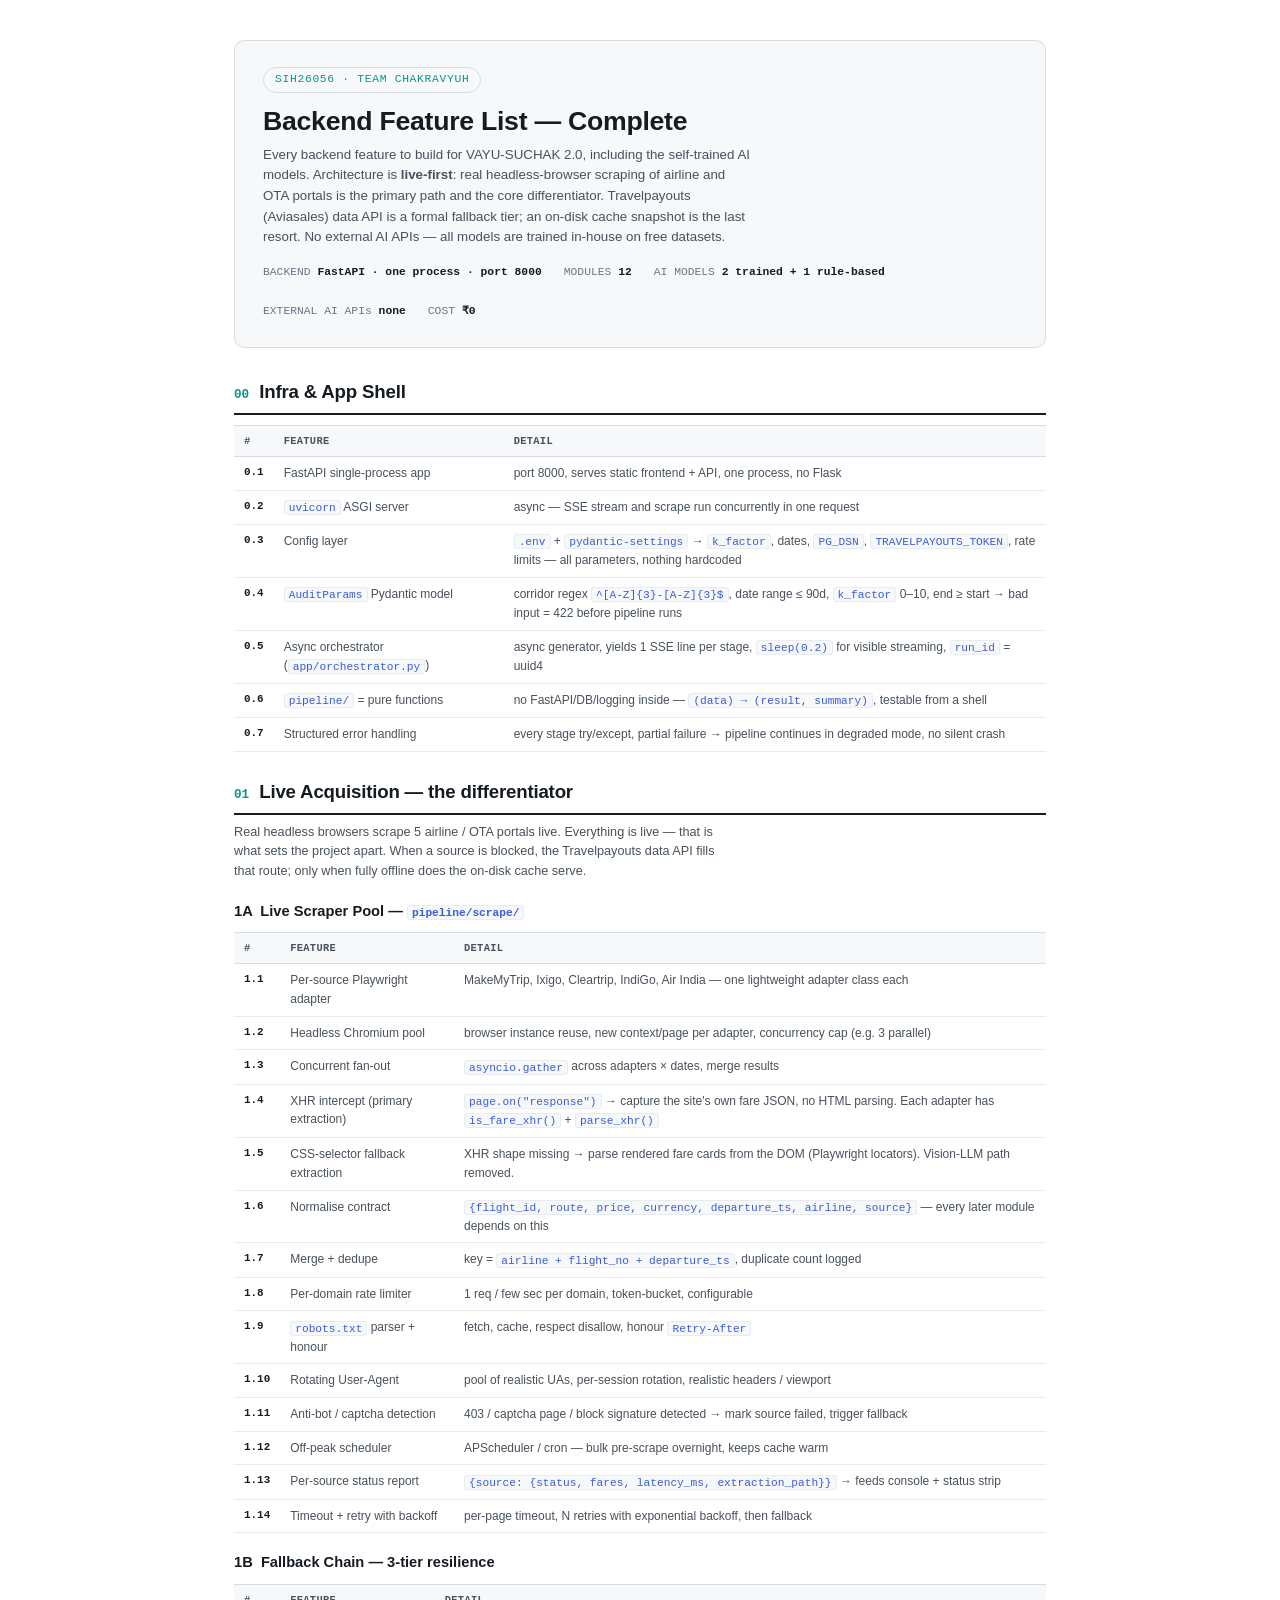
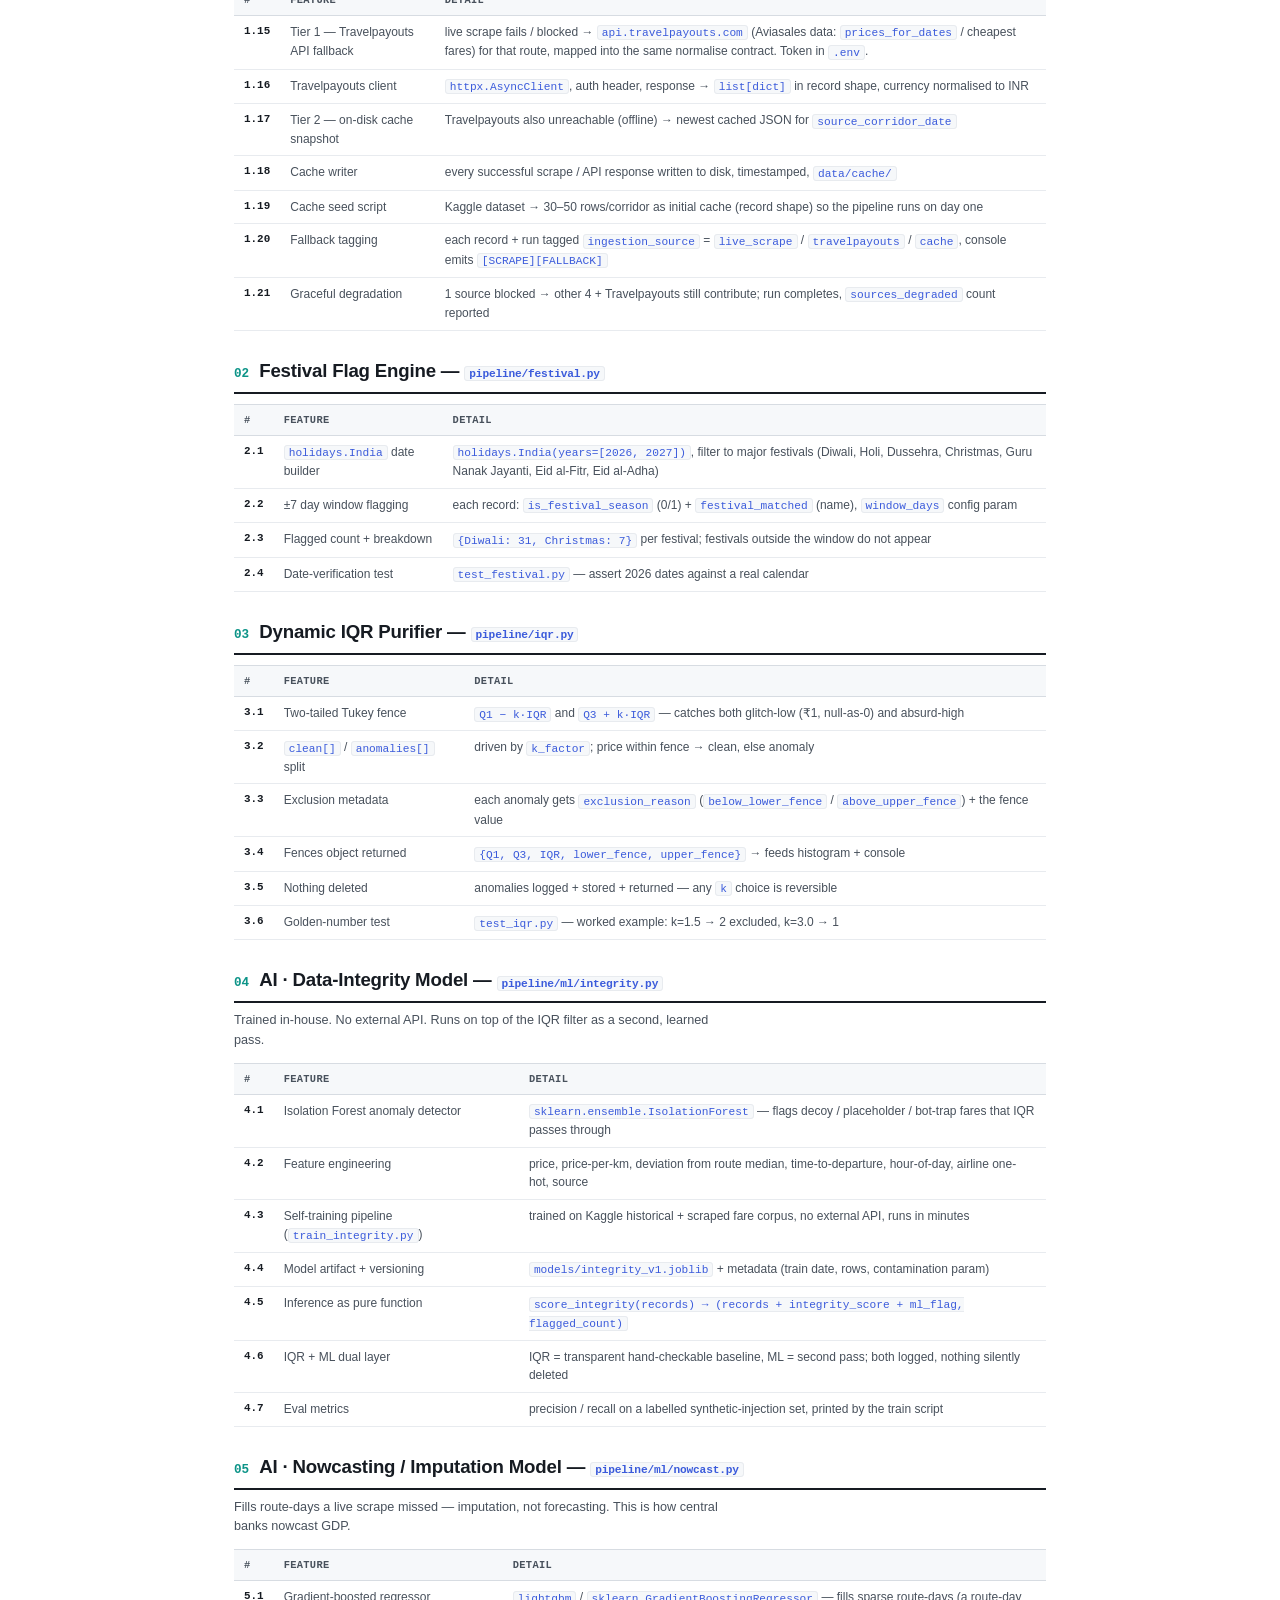
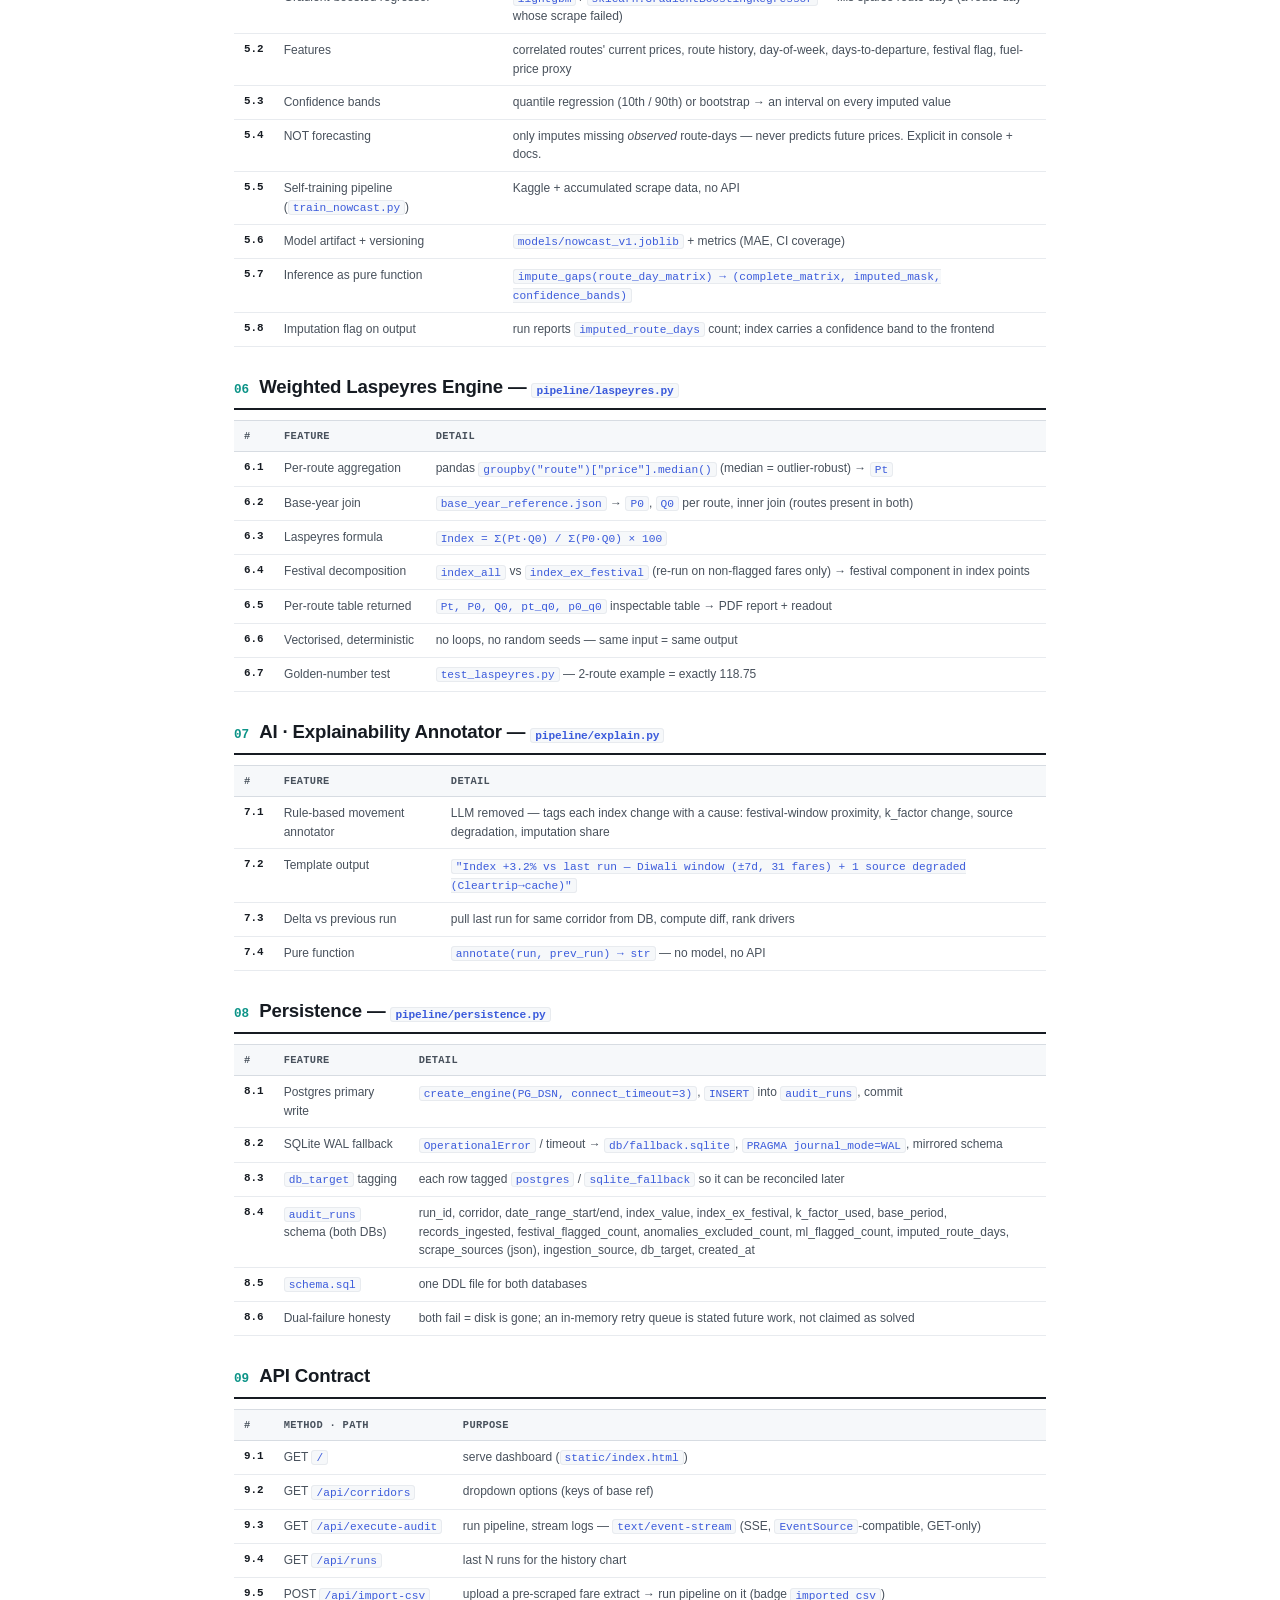
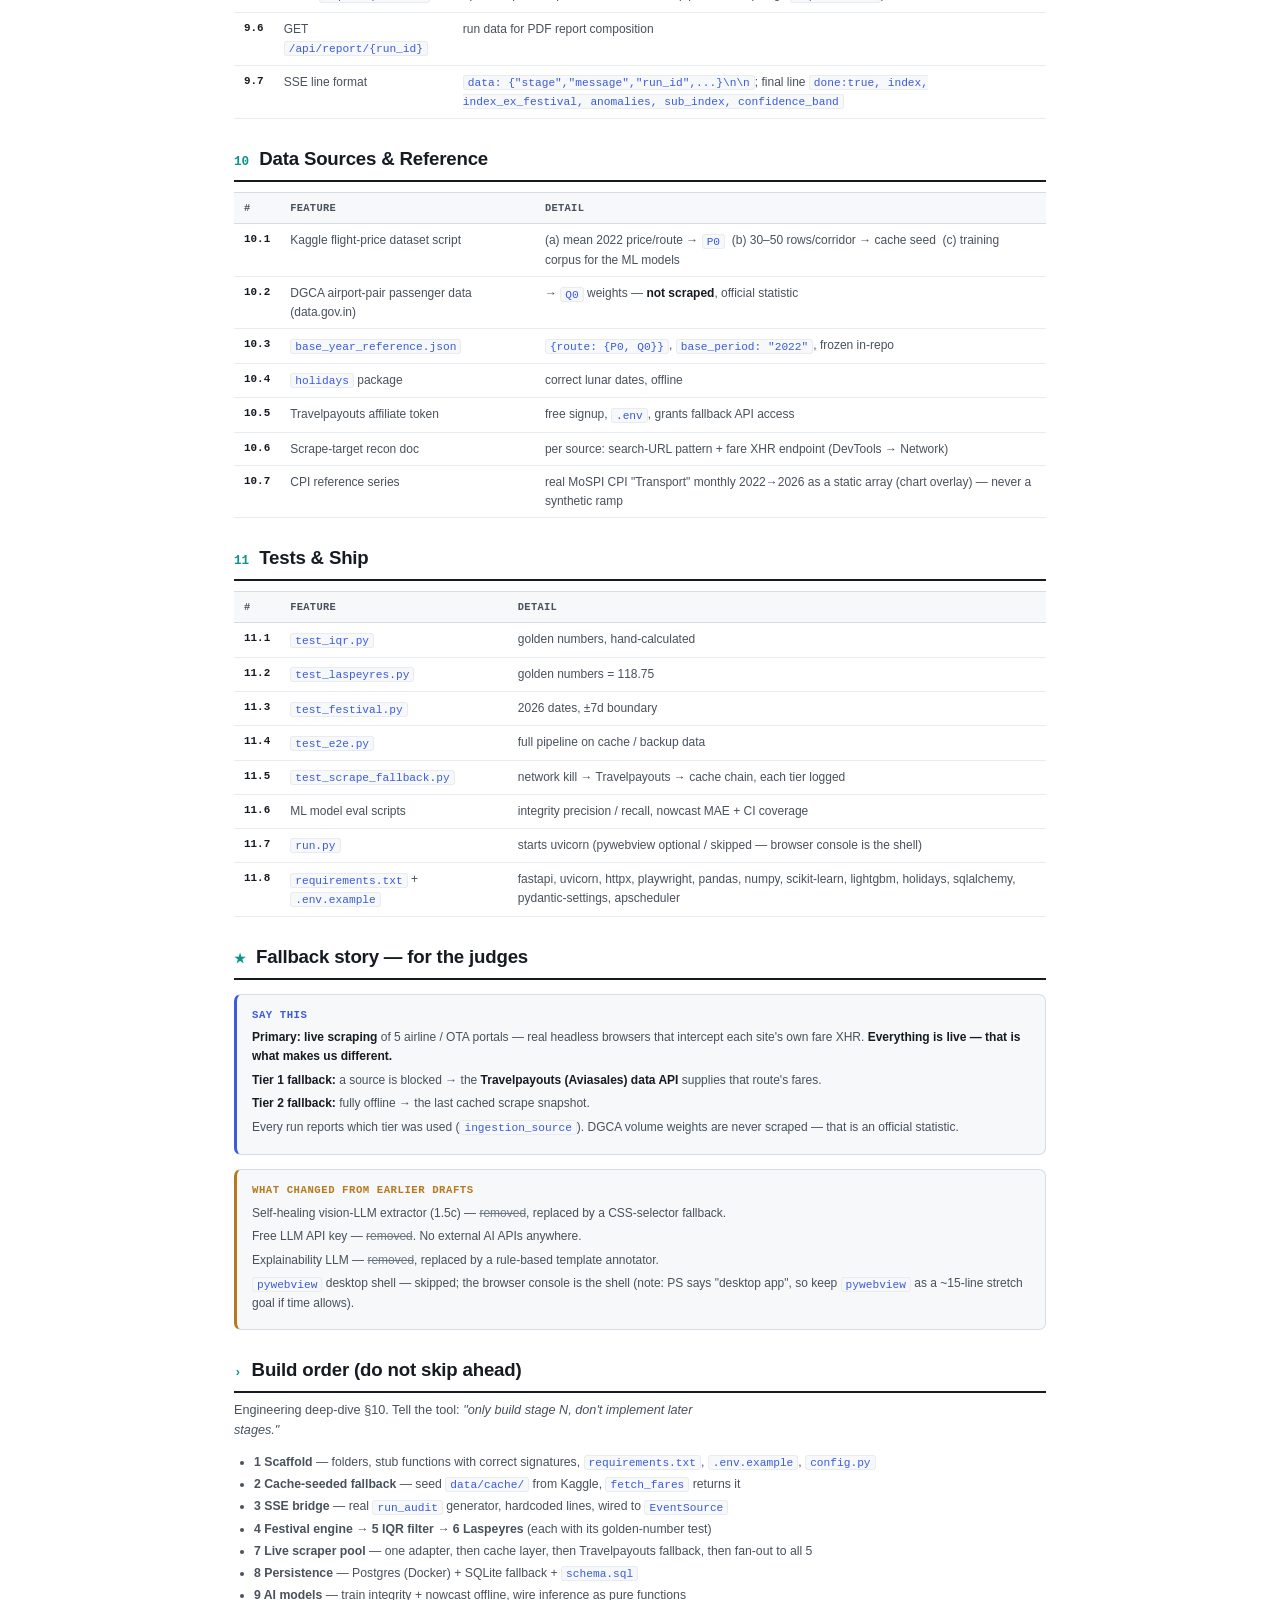
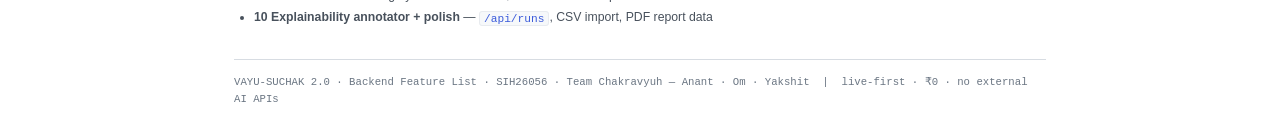
<file: docs/backend-feature-list.html>
<!DOCTYPE html>
<html lang="en">
<head>
<meta charset="UTF-8">
<title>VAYU-SUCHAK 2.0 — Backend Feature List</title>
<style>
  :root{
    --ink:#161b22;
    --ink-dim:#48515c;
    --ink-mute:#6b7683;
    --line:#d7dce2;
    --line-soft:#e8ebef;
    --paper:#ffffff;
    --panel:#f6f8fa;
    --accent:#0d9488;
    --accent-2:#3b5bdb;
    --amber:#b7791f;
    --red:#c53030;
    --green:#2f855a;
    --mono:'SF Mono',ui-monospace,'JetBrains Mono','Cascadia Code',Menlo,Consolas,monospace;
    --sans:-apple-system,BlinkMacSystemFont,'Segoe UI',Roboto,Helvetica,Arial,sans-serif;
  }
  *{box-sizing:border-box;margin:0;padding:0;}
  body{
    background:var(--paper);
    color:var(--ink);
    font-family:var(--sans);
    font-size:10.5pt;
    line-height:1.55;
    -webkit-font-smoothing:antialiased;
  }
  .wrap{max-width:900px;margin:0 auto;padding:40px 44px 80px;}

  /* HERO */
  .hero{
    border:1px solid var(--line);
    border-radius:10px;
    background:var(--panel);
    padding:26px 28px;
    margin-bottom:30px;
  }
  .hero .tag{
    font-family:var(--mono);font-size:8.5pt;letter-spacing:.06em;color:var(--accent);
    border:1px solid var(--line);border-radius:20px;padding:3px 11px;display:inline-block;margin-bottom:12px;
  }
  .hero h1{font-size:20pt;line-height:1.2;margin-bottom:8px;font-weight:750;letter-spacing:-.01em;}
  .hero p{color:var(--ink-dim);max-width:66ch;font-size:10pt;}
  .hero .meta{
    display:flex;gap:22px;flex-wrap:wrap;margin-top:16px;
    font-family:var(--mono);font-size:8.5pt;color:var(--ink-mute);
  }
  .hero .meta b{color:var(--ink);font-weight:650;}

  /* SECTIONS */
  section{margin-bottom:26px;}
  .sec-head{display:flex;align-items:baseline;gap:10px;margin:26px 0 6px;border-bottom:2px solid var(--ink);padding-bottom:6px;}
  .sec-head .num{font-family:var(--mono);font-size:9.5pt;color:var(--accent);font-weight:600;}
  .sec-head h2{font-size:14pt;font-weight:700;letter-spacing:-.01em;}
  .sec-intro{color:var(--ink-dim);font-size:9.5pt;margin:8px 0 12px;max-width:70ch;}
  h3{font-size:11pt;margin:18px 0 8px;font-weight:650;}

  /* TABLES */
  table{width:100%;border-collapse:collapse;font-size:9pt;margin:10px 0 14px;}
  th{
    background:var(--panel);text-align:left;padding:7px 10px;
    font-family:var(--mono);font-size:7.8pt;letter-spacing:.03em;color:var(--ink-dim);
    text-transform:uppercase;border-bottom:1.5px solid var(--line);border-top:1px solid var(--line);
  }
  td{padding:7px 10px;border-bottom:1px solid var(--line-soft);vertical-align:top;color:var(--ink-dim);}
  td:first-child{color:var(--ink);font-family:var(--mono);font-size:8.2pt;white-space:nowrap;font-weight:600;}
  td strong,td b{color:var(--ink);font-weight:650;}
  tr{break-inside:avoid;}

  code{
    font-family:var(--mono);
    background:var(--panel);
    border:1px solid var(--line-soft);
    border-radius:3px;
    padding:0.5px 4px;
    font-size:8.4pt;
    color:var(--accent-2);
  }

  /* CALLOUT */
  .box{
    border:1px solid var(--line);
    border-left:3px solid var(--accent);
    border-radius:7px;
    background:var(--panel);
    padding:12px 15px;
    margin:14px 0;
    font-size:9pt;
    break-inside:avoid;
  }
  .box .label{
    font-family:var(--mono);font-size:8pt;letter-spacing:.05em;text-transform:uppercase;
    color:var(--accent);display:block;margin-bottom:5px;font-weight:600;
  }
  .box.why{border-left-color:var(--accent-2);}
  .box.why .label{color:var(--accent-2);}
  .box.warn{border-left-color:var(--amber);}
  .box.warn .label{color:var(--amber);}
  .box p{margin:5px 0;color:var(--ink-dim);}
  .box p:first-of-type{margin-top:0;}
  .box strong{color:var(--ink);}

  ul{margin:8px 0 8px 20px;}
  li{margin:3px 0;color:var(--ink-dim);font-size:9.2pt;}

  .del{text-decoration:line-through;color:var(--ink-mute);}

  footer{
    border-top:1px solid var(--line);padding-top:14px;margin-top:32px;
    font-family:var(--mono);font-size:8pt;color:var(--ink-mute);
  }

  @page{margin:14mm 12mm;}
  @media print{
    .wrap{padding:0;max-width:none;}
    .sec-head{break-after:avoid;}
    h3{break-after:avoid;}
  }
</style>
</head>
<body>
<div class="wrap">

  <div class="hero">
    <span class="tag">SIH26056 · TEAM CHAKRAVYUH</span>
    <h1>Backend Feature List — Complete</h1>
    <p>Every backend feature to build for VAYU-SUCHAK 2.0, including the self-trained AI models.
       Architecture is <strong>live-first</strong>: real headless-browser scraping of airline and OTA
       portals is the primary path and the core differentiator. Travelpayouts (Aviasales) data API
       is a formal fallback tier; an on-disk cache snapshot is the last resort. No external AI APIs —
       all models are trained in-house on free datasets.</p>
    <div class="meta">
      <span>BACKEND <b>FastAPI · one process · port 8000</b></span>
      <span>MODULES <b>12</b></span>
      <span>AI MODELS <b>2 trained + 1 rule-based</b></span>
      <span>EXTERNAL AI APIs <b>none</b></span>
      <span>COST <b>&#8377;0</b></span>
    </div>
  </div>

  <!-- 0 -->
  <section>
    <div class="sec-head"><span class="num">00</span><h2>Infra &amp; App Shell</h2></div>
    <table>
      <thead><tr><th>#</th><th>Feature</th><th>Detail</th></tr></thead>
      <tbody>
        <tr><td>0.1</td><td>FastAPI single-process app</td><td>port 8000, serves static frontend + API, one process, no Flask</td></tr>
        <tr><td>0.2</td><td><code>uvicorn</code> ASGI server</td><td>async &mdash; SSE stream and scrape run concurrently in one request</td></tr>
        <tr><td>0.3</td><td>Config layer</td><td><code>.env</code> + <code>pydantic-settings</code> &rarr; <code>k_factor</code>, dates, <code>PG_DSN</code>, <code>TRAVELPAYOUTS_TOKEN</code>, rate limits &mdash; all parameters, nothing hardcoded</td></tr>
        <tr><td>0.4</td><td><code>AuditParams</code> Pydantic model</td><td>corridor regex <code>^[A-Z]{3}-[A-Z]{3}$</code>, date range &le; 90d, <code>k_factor</code> 0&ndash;10, end &ge; start &rarr; bad input = 422 before pipeline runs</td></tr>
        <tr><td>0.5</td><td>Async orchestrator (<code>app/orchestrator.py</code>)</td><td>async generator, yields 1 SSE line per stage, <code>sleep(0.2)</code> for visible streaming, <code>run_id</code> = uuid4</td></tr>
        <tr><td>0.6</td><td><code>pipeline/</code> = pure functions</td><td>no FastAPI/DB/logging inside &mdash; <code>(data) &rarr; (result, summary)</code>, testable from a shell</td></tr>
        <tr><td>0.7</td><td>Structured error handling</td><td>every stage try/except, partial failure &rarr; pipeline continues in degraded mode, no silent crash</td></tr>
      </tbody>
    </table>
  </section>

  <!-- 1 -->
  <section>
    <div class="sec-head"><span class="num">01</span><h2>Live Acquisition &mdash; the differentiator</h2></div>
    <p class="sec-intro">Real headless browsers scrape 5 airline / OTA portals live. Everything is live &mdash;
       that is what sets the project apart. When a source is blocked, the Travelpayouts data API fills that
       route; only when fully offline does the on-disk cache serve.</p>

    <h3>1A &nbsp;Live Scraper Pool &mdash; <code>pipeline/scrape/</code></h3>
    <table>
      <thead><tr><th>#</th><th>Feature</th><th>Detail</th></tr></thead>
      <tbody>
        <tr><td>1.1</td><td>Per-source Playwright adapter</td><td>MakeMyTrip, Ixigo, Cleartrip, IndiGo, Air India &mdash; one lightweight adapter class each</td></tr>
        <tr><td>1.2</td><td>Headless Chromium pool</td><td>browser instance reuse, new context/page per adapter, concurrency cap (e.g. 3 parallel)</td></tr>
        <tr><td>1.3</td><td>Concurrent fan-out</td><td><code>asyncio.gather</code> across adapters &times; dates, merge results</td></tr>
        <tr><td>1.4</td><td>XHR intercept (primary extraction)</td><td><code>page.on("response")</code> &rarr; capture the site's own fare JSON, no HTML parsing. Each adapter has <code>is_fare_xhr()</code> + <code>parse_xhr()</code></td></tr>
        <tr><td>1.5</td><td>CSS-selector fallback extraction</td><td>XHR shape missing &rarr; parse rendered fare cards from the DOM (Playwright locators). Vision-LLM path removed.</td></tr>
        <tr><td>1.6</td><td>Normalise contract</td><td><code>{flight_id, route, price, currency, departure_ts, airline, source}</code> &mdash; every later module depends on this</td></tr>
        <tr><td>1.7</td><td>Merge + dedupe</td><td>key = <code>airline + flight_no + departure_ts</code>, duplicate count logged</td></tr>
        <tr><td>1.8</td><td>Per-domain rate limiter</td><td>1 req / few sec per domain, token-bucket, configurable</td></tr>
        <tr><td>1.9</td><td><code>robots.txt</code> parser + honour</td><td>fetch, cache, respect disallow, honour <code>Retry-After</code></td></tr>
        <tr><td>1.10</td><td>Rotating User-Agent</td><td>pool of realistic UAs, per-session rotation, realistic headers / viewport</td></tr>
        <tr><td>1.11</td><td>Anti-bot / captcha detection</td><td>403 / captcha page / block signature detected &rarr; mark source failed, trigger fallback</td></tr>
        <tr><td>1.12</td><td>Off-peak scheduler</td><td>APScheduler / cron &mdash; bulk pre-scrape overnight, keeps cache warm</td></tr>
        <tr><td>1.13</td><td>Per-source status report</td><td><code>{source: {status, fares, latency_ms, extraction_path}}</code> &rarr; feeds console + status strip</td></tr>
        <tr><td>1.14</td><td>Timeout + retry with backoff</td><td>per-page timeout, N retries with exponential backoff, then fallback</td></tr>
      </tbody>
    </table>

    <h3>1B &nbsp;Fallback Chain &mdash; 3-tier resilience</h3>
    <table>
      <thead><tr><th>#</th><th>Feature</th><th>Detail</th></tr></thead>
      <tbody>
        <tr><td>1.15</td><td>Tier 1 &mdash; Travelpayouts API fallback</td><td>live scrape fails / blocked &rarr; <code>api.travelpayouts.com</code> (Aviasales data: <code>prices_for_dates</code> / cheapest fares) for that route, mapped into the same normalise contract. Token in <code>.env</code>.</td></tr>
        <tr><td>1.16</td><td>Travelpayouts client</td><td><code>httpx.AsyncClient</code>, auth header, response &rarr; <code>list[dict]</code> in record shape, currency normalised to INR</td></tr>
        <tr><td>1.17</td><td>Tier 2 &mdash; on-disk cache snapshot</td><td>Travelpayouts also unreachable (offline) &rarr; newest cached JSON for <code>source_corridor_date</code></td></tr>
        <tr><td>1.18</td><td>Cache writer</td><td>every successful scrape / API response written to disk, timestamped, <code>data/cache/</code></td></tr>
        <tr><td>1.19</td><td>Cache seed script</td><td>Kaggle dataset &rarr; 30&ndash;50 rows/corridor as initial cache (record shape) so the pipeline runs on day one</td></tr>
        <tr><td>1.20</td><td>Fallback tagging</td><td>each record + run tagged <code>ingestion_source</code> = <code>live_scrape</code> / <code>travelpayouts</code> / <code>cache</code>, console emits <code>[SCRAPE][FALLBACK]</code></td></tr>
        <tr><td>1.21</td><td>Graceful degradation</td><td>1 source blocked &rarr; other 4 + Travelpayouts still contribute; run completes, <code>sources_degraded</code> count reported</td></tr>
      </tbody>
    </table>
  </section>

  <!-- 2 -->
  <section>
    <div class="sec-head"><span class="num">02</span><h2>Festival Flag Engine &mdash; <code>pipeline/festival.py</code></h2></div>
    <table>
      <thead><tr><th>#</th><th>Feature</th><th>Detail</th></tr></thead>
      <tbody>
        <tr><td>2.1</td><td><code>holidays.India</code> date builder</td><td><code>holidays.India(years=[2026, 2027])</code>, filter to major festivals (Diwali, Holi, Dussehra, Christmas, Guru Nanak Jayanti, Eid al-Fitr, Eid al-Adha)</td></tr>
        <tr><td>2.2</td><td>&plusmn;7 day window flagging</td><td>each record: <code>is_festival_season</code> (0/1) + <code>festival_matched</code> (name), <code>window_days</code> config param</td></tr>
        <tr><td>2.3</td><td>Flagged count + breakdown</td><td><code>{Diwali: 31, Christmas: 7}</code> per festival; festivals outside the window do not appear</td></tr>
        <tr><td>2.4</td><td>Date-verification test</td><td><code>test_festival.py</code> &mdash; assert 2026 dates against a real calendar</td></tr>
      </tbody>
    </table>
  </section>

  <!-- 3 -->
  <section>
    <div class="sec-head"><span class="num">03</span><h2>Dynamic IQR Purifier &mdash; <code>pipeline/iqr.py</code></h2></div>
    <table>
      <thead><tr><th>#</th><th>Feature</th><th>Detail</th></tr></thead>
      <tbody>
        <tr><td>3.1</td><td>Two-tailed Tukey fence</td><td><code>Q1 &minus; k&middot;IQR</code> and <code>Q3 + k&middot;IQR</code> &mdash; catches both glitch-low (&#8377;1, null-as-0) and absurd-high</td></tr>
        <tr><td>3.2</td><td><code>clean[]</code> / <code>anomalies[]</code> split</td><td>driven by <code>k_factor</code>; price within fence &rarr; clean, else anomaly</td></tr>
        <tr><td>3.3</td><td>Exclusion metadata</td><td>each anomaly gets <code>exclusion_reason</code> (<code>below_lower_fence</code> / <code>above_upper_fence</code>) + the fence value</td></tr>
        <tr><td>3.4</td><td>Fences object returned</td><td><code>{Q1, Q3, IQR, lower_fence, upper_fence}</code> &rarr; feeds histogram + console</td></tr>
        <tr><td>3.5</td><td>Nothing deleted</td><td>anomalies logged + stored + returned &mdash; any <code>k</code> choice is reversible</td></tr>
        <tr><td>3.6</td><td>Golden-number test</td><td><code>test_iqr.py</code> &mdash; worked example: k=1.5 &rarr; 2 excluded, k=3.0 &rarr; 1</td></tr>
      </tbody>
    </table>
  </section>

  <!-- 4 -->
  <section>
    <div class="sec-head"><span class="num">04</span><h2>AI &middot; Data-Integrity Model &mdash; <code>pipeline/ml/integrity.py</code></h2></div>
    <p class="sec-intro">Trained in-house. No external API. Runs on top of the IQR filter as a second, learned pass.</p>
    <table>
      <thead><tr><th>#</th><th>Feature</th><th>Detail</th></tr></thead>
      <tbody>
        <tr><td>4.1</td><td>Isolation Forest anomaly detector</td><td><code>sklearn.ensemble.IsolationForest</code> &mdash; flags decoy / placeholder / bot-trap fares that IQR passes through</td></tr>
        <tr><td>4.2</td><td>Feature engineering</td><td>price, price-per-km, deviation from route median, time-to-departure, hour-of-day, airline one-hot, source</td></tr>
        <tr><td>4.3</td><td>Self-training pipeline (<code>train_integrity.py</code>)</td><td>trained on Kaggle historical + scraped fare corpus, no external API, runs in minutes</td></tr>
        <tr><td>4.4</td><td>Model artifact + versioning</td><td><code>models/integrity_v1.joblib</code> + metadata (train date, rows, contamination param)</td></tr>
        <tr><td>4.5</td><td>Inference as pure function</td><td><code>score_integrity(records) &rarr; (records + integrity_score + ml_flag, flagged_count)</code></td></tr>
        <tr><td>4.6</td><td>IQR + ML dual layer</td><td>IQR = transparent hand-checkable baseline, ML = second pass; both logged, nothing silently deleted</td></tr>
        <tr><td>4.7</td><td>Eval metrics</td><td>precision / recall on a labelled synthetic-injection set, printed by the train script</td></tr>
      </tbody>
    </table>
  </section>

  <!-- 5 -->
  <section>
    <div class="sec-head"><span class="num">05</span><h2>AI &middot; Nowcasting / Imputation Model &mdash; <code>pipeline/ml/nowcast.py</code></h2></div>
    <p class="sec-intro">Fills route-days a live scrape missed &mdash; imputation, not forecasting. This is how central banks nowcast GDP.</p>
    <table>
      <thead><tr><th>#</th><th>Feature</th><th>Detail</th></tr></thead>
      <tbody>
        <tr><td>5.1</td><td>Gradient-boosted regressor</td><td><code>lightgbm</code> / <code>sklearn.GradientBoostingRegressor</code> &mdash; fills sparse route-days (a route-day whose scrape failed)</td></tr>
        <tr><td>5.2</td><td>Features</td><td>correlated routes' current prices, route history, day-of-week, days-to-departure, festival flag, fuel-price proxy</td></tr>
        <tr><td>5.3</td><td>Confidence bands</td><td>quantile regression (10th / 90th) or bootstrap &rarr; an interval on every imputed value</td></tr>
        <tr><td>5.4</td><td>NOT forecasting</td><td>only imputes missing <em>observed</em> route-days &mdash; never predicts future prices. Explicit in console + docs.</td></tr>
        <tr><td>5.5</td><td>Self-training pipeline (<code>train_nowcast.py</code>)</td><td>Kaggle + accumulated scrape data, no API</td></tr>
        <tr><td>5.6</td><td>Model artifact + versioning</td><td><code>models/nowcast_v1.joblib</code> + metrics (MAE, CI coverage)</td></tr>
        <tr><td>5.7</td><td>Inference as pure function</td><td><code>impute_gaps(route_day_matrix) &rarr; (complete_matrix, imputed_mask, confidence_bands)</code></td></tr>
        <tr><td>5.8</td><td>Imputation flag on output</td><td>run reports <code>imputed_route_days</code> count; index carries a confidence band to the frontend</td></tr>
      </tbody>
    </table>
  </section>

  <!-- 6 -->
  <section>
    <div class="sec-head"><span class="num">06</span><h2>Weighted Laspeyres Engine &mdash; <code>pipeline/laspeyres.py</code></h2></div>
    <table>
      <thead><tr><th>#</th><th>Feature</th><th>Detail</th></tr></thead>
      <tbody>
        <tr><td>6.1</td><td>Per-route aggregation</td><td>pandas <code>groupby("route")["price"].median()</code> (median = outlier-robust) &rarr; <code>Pt</code></td></tr>
        <tr><td>6.2</td><td>Base-year join</td><td><code>base_year_reference.json</code> &rarr; <code>P0</code>, <code>Q0</code> per route, inner join (routes present in both)</td></tr>
        <tr><td>6.3</td><td>Laspeyres formula</td><td><code>Index = &Sigma;(Pt&middot;Q0) / &Sigma;(P0&middot;Q0) &times; 100</code></td></tr>
        <tr><td>6.4</td><td>Festival decomposition</td><td><code>index_all</code> vs <code>index_ex_festival</code> (re-run on non-flagged fares only) &rarr; festival component in index points</td></tr>
        <tr><td>6.5</td><td>Per-route table returned</td><td><code>Pt, P0, Q0, pt_q0, p0_q0</code> inspectable table &rarr; PDF report + readout</td></tr>
        <tr><td>6.6</td><td>Vectorised, deterministic</td><td>no loops, no random seeds &mdash; same input = same output</td></tr>
        <tr><td>6.7</td><td>Golden-number test</td><td><code>test_laspeyres.py</code> &mdash; 2-route example = exactly 118.75</td></tr>
      </tbody>
    </table>
  </section>

  <!-- 7 -->
  <section>
    <div class="sec-head"><span class="num">07</span><h2>AI &middot; Explainability Annotator &mdash; <code>pipeline/explain.py</code></h2></div>
    <table>
      <thead><tr><th>#</th><th>Feature</th><th>Detail</th></tr></thead>
      <tbody>
        <tr><td>7.1</td><td>Rule-based movement annotator</td><td>LLM removed &mdash; tags each index change with a cause: festival-window proximity, k_factor change, source degradation, imputation share</td></tr>
        <tr><td>7.2</td><td>Template output</td><td><code>"Index +3.2% vs last run &mdash; Diwali window (&plusmn;7d, 31 fares) + 1 source degraded (Cleartrip&rarr;cache)"</code></td></tr>
        <tr><td>7.3</td><td>Delta vs previous run</td><td>pull last run for same corridor from DB, compute diff, rank drivers</td></tr>
        <tr><td>7.4</td><td>Pure function</td><td><code>annotate(run, prev_run) &rarr; str</code> &mdash; no model, no API</td></tr>
      </tbody>
    </table>
  </section>

  <!-- 8 -->
  <section>
    <div class="sec-head"><span class="num">08</span><h2>Persistence &mdash; <code>pipeline/persistence.py</code></h2></div>
    <table>
      <thead><tr><th>#</th><th>Feature</th><th>Detail</th></tr></thead>
      <tbody>
        <tr><td>8.1</td><td>Postgres primary write</td><td><code>create_engine(PG_DSN, connect_timeout=3)</code>, <code>INSERT</code> into <code>audit_runs</code>, commit</td></tr>
        <tr><td>8.2</td><td>SQLite WAL fallback</td><td><code>OperationalError</code> / timeout &rarr; <code>db/fallback.sqlite</code>, <code>PRAGMA journal_mode=WAL</code>, mirrored schema</td></tr>
        <tr><td>8.3</td><td><code>db_target</code> tagging</td><td>each row tagged <code>postgres</code> / <code>sqlite_fallback</code> so it can be reconciled later</td></tr>
        <tr><td>8.4</td><td><code>audit_runs</code> schema (both DBs)</td><td>run_id, corridor, date_range_start/end, index_value, index_ex_festival, k_factor_used, base_period, records_ingested, festival_flagged_count, anomalies_excluded_count, ml_flagged_count, imputed_route_days, scrape_sources (json), ingestion_source, db_target, created_at</td></tr>
        <tr><td>8.5</td><td><code>schema.sql</code></td><td>one DDL file for both databases</td></tr>
        <tr><td>8.6</td><td>Dual-failure honesty</td><td>both fail = disk is gone; an in-memory retry queue is stated future work, not claimed as solved</td></tr>
      </tbody>
    </table>
  </section>

  <!-- 9 -->
  <section>
    <div class="sec-head"><span class="num">09</span><h2>API Contract</h2></div>
    <table>
      <thead><tr><th>#</th><th>Method &middot; Path</th><th>Purpose</th></tr></thead>
      <tbody>
        <tr><td>9.1</td><td>GET <code>/</code></td><td>serve dashboard (<code>static/index.html</code>)</td></tr>
        <tr><td>9.2</td><td>GET <code>/api/corridors</code></td><td>dropdown options (keys of base ref)</td></tr>
        <tr><td>9.3</td><td>GET <code>/api/execute-audit</code></td><td>run pipeline, stream logs &mdash; <code>text/event-stream</code> (SSE, <code>EventSource</code>-compatible, GET-only)</td></tr>
        <tr><td>9.4</td><td>GET <code>/api/runs</code></td><td>last N runs for the history chart</td></tr>
        <tr><td>9.5</td><td>POST <code>/api/import-csv</code></td><td>upload a pre-scraped fare extract &rarr; run pipeline on it (badge <code>imported csv</code>)</td></tr>
        <tr><td>9.6</td><td>GET <code>/api/report/{run_id}</code></td><td>run data for PDF report composition</td></tr>
        <tr><td>9.7</td><td>SSE line format</td><td><code>data: {"stage","message","run_id",...}\n\n</code>; final line <code>done:true, index, index_ex_festival, anomalies, sub_index, confidence_band</code></td></tr>
      </tbody>
    </table>
  </section>

  <!-- 10 -->
  <section>
    <div class="sec-head"><span class="num">10</span><h2>Data Sources &amp; Reference</h2></div>
    <table>
      <thead><tr><th>#</th><th>Feature</th><th>Detail</th></tr></thead>
      <tbody>
        <tr><td>10.1</td><td>Kaggle flight-price dataset script</td><td>(a) mean 2022 price/route &rarr; <code>P0</code>&nbsp; (b) 30&ndash;50 rows/corridor &rarr; cache seed&nbsp; (c) training corpus for the ML models</td></tr>
        <tr><td>10.2</td><td>DGCA airport-pair passenger data (data.gov.in)</td><td>&rarr; <code>Q0</code> weights &mdash; <strong>not scraped</strong>, official statistic</td></tr>
        <tr><td>10.3</td><td><code>base_year_reference.json</code></td><td><code>{route: {P0, Q0}}</code>, <code>base_period: "2022"</code>, frozen in-repo</td></tr>
        <tr><td>10.4</td><td><code>holidays</code> package</td><td>correct lunar dates, offline</td></tr>
        <tr><td>10.5</td><td>Travelpayouts affiliate token</td><td>free signup, <code>.env</code>, grants fallback API access</td></tr>
        <tr><td>10.6</td><td>Scrape-target recon doc</td><td>per source: search-URL pattern + fare XHR endpoint (DevTools &rarr; Network)</td></tr>
        <tr><td>10.7</td><td>CPI reference series</td><td>real MoSPI CPI "Transport" monthly 2022&rarr;2026 as a static array (chart overlay) &mdash; never a synthetic ramp</td></tr>
      </tbody>
    </table>
  </section>

  <!-- 11 -->
  <section>
    <div class="sec-head"><span class="num">11</span><h2>Tests &amp; Ship</h2></div>
    <table>
      <thead><tr><th>#</th><th>Feature</th><th>Detail</th></tr></thead>
      <tbody>
        <tr><td>11.1</td><td><code>test_iqr.py</code></td><td>golden numbers, hand-calculated</td></tr>
        <tr><td>11.2</td><td><code>test_laspeyres.py</code></td><td>golden numbers = 118.75</td></tr>
        <tr><td>11.3</td><td><code>test_festival.py</code></td><td>2026 dates, &plusmn;7d boundary</td></tr>
        <tr><td>11.4</td><td><code>test_e2e.py</code></td><td>full pipeline on cache / backup data</td></tr>
        <tr><td>11.5</td><td><code>test_scrape_fallback.py</code></td><td>network kill &rarr; Travelpayouts &rarr; cache chain, each tier logged</td></tr>
        <tr><td>11.6</td><td>ML model eval scripts</td><td>integrity precision / recall, nowcast MAE + CI coverage</td></tr>
        <tr><td>11.7</td><td><code>run.py</code></td><td>starts uvicorn (pywebview optional / skipped &mdash; browser console is the shell)</td></tr>
        <tr><td>11.8</td><td><code>requirements.txt</code> + <code>.env.example</code></td><td>fastapi, uvicorn, httpx, playwright, pandas, numpy, scikit-learn, lightgbm, holidays, sqlalchemy, pydantic-settings, apscheduler</td></tr>
      </tbody>
    </table>
  </section>

  <!-- FALLBACK STORY -->
  <section>
    <div class="sec-head"><span class="num">&#9733;</span><h2>Fallback story &mdash; for the judges</h2></div>
    <div class="box why">
      <span class="label">say this</span>
      <p><strong>Primary: live scraping</strong> of 5 airline / OTA portals &mdash; real headless browsers that
         intercept each site's own fare XHR. <strong>Everything is live &mdash; that is what makes us different.</strong></p>
      <p><strong>Tier 1 fallback:</strong> a source is blocked &rarr; the <strong>Travelpayouts (Aviasales) data API</strong>
         supplies that route's fares.</p>
      <p><strong>Tier 2 fallback:</strong> fully offline &rarr; the last cached scrape snapshot.</p>
      <p>Every run reports which tier was used (<code>ingestion_source</code>). DGCA volume weights are never
         scraped &mdash; that is an official statistic.</p>
    </div>
    <div class="box warn">
      <span class="label">what changed from earlier drafts</span>
      <p>Self-healing vision-LLM extractor (1.5c) &mdash; <span class="del">removed</span>, replaced by a CSS-selector fallback.</p>
      <p>Free LLM API key &mdash; <span class="del">removed</span>. No external AI APIs anywhere.</p>
      <p>Explainability LLM &mdash; <span class="del">removed</span>, replaced by a rule-based template annotator.</p>
      <p><code>pywebview</code> desktop shell &mdash; skipped; the browser console is the shell (note: PS says
         "desktop app", so keep <code>pywebview</code> as a ~15-line stretch goal if time allows).</p>
    </div>
  </section>

  <!-- BUILD ORDER -->
  <section>
    <div class="sec-head"><span class="num">&#8250;</span><h2>Build order (do not skip ahead)</h2></div>
    <p class="sec-intro">Engineering deep-dive &sect;10. Tell the tool: <em>"only build stage N, don't implement later stages."</em></p>
    <ul>
      <li><strong>1 Scaffold</strong> &mdash; folders, stub functions with correct signatures, <code>requirements.txt</code>, <code>.env.example</code>, <code>config.py</code></li>
      <li><strong>2 Cache-seeded fallback</strong> &mdash; seed <code>data/cache/</code> from Kaggle, <code>fetch_fares</code> returns it</li>
      <li><strong>3 SSE bridge</strong> &mdash; real <code>run_audit</code> generator, hardcoded lines, wired to <code>EventSource</code></li>
      <li><strong>4 Festival engine</strong> &rarr; <strong>5 IQR filter</strong> &rarr; <strong>6 Laspeyres</strong> (each with its golden-number test)</li>
      <li><strong>7 Live scraper pool</strong> &mdash; one adapter, then cache layer, then Travelpayouts fallback, then fan-out to all 5</li>
      <li><strong>8 Persistence</strong> &mdash; Postgres (Docker) + SQLite fallback + <code>schema.sql</code></li>
      <li><strong>9 AI models</strong> &mdash; train integrity + nowcast offline, wire inference as pure functions</li>
      <li><strong>10 Explainability annotator + polish</strong> &mdash; <code>/api/runs</code>, CSV import, PDF report data</li>
    </ul>
  </section>

  <footer>
    VAYU-SUCHAK 2.0 &middot; Backend Feature List &middot; SIH26056 &middot; Team Chakravyuh &mdash; Anant &middot; Om &middot; Yakshit
    &nbsp;|&nbsp; live-first &middot; &#8377;0 &middot; no external AI APIs
  </footer>

</div>
</body>
</html>
</file>
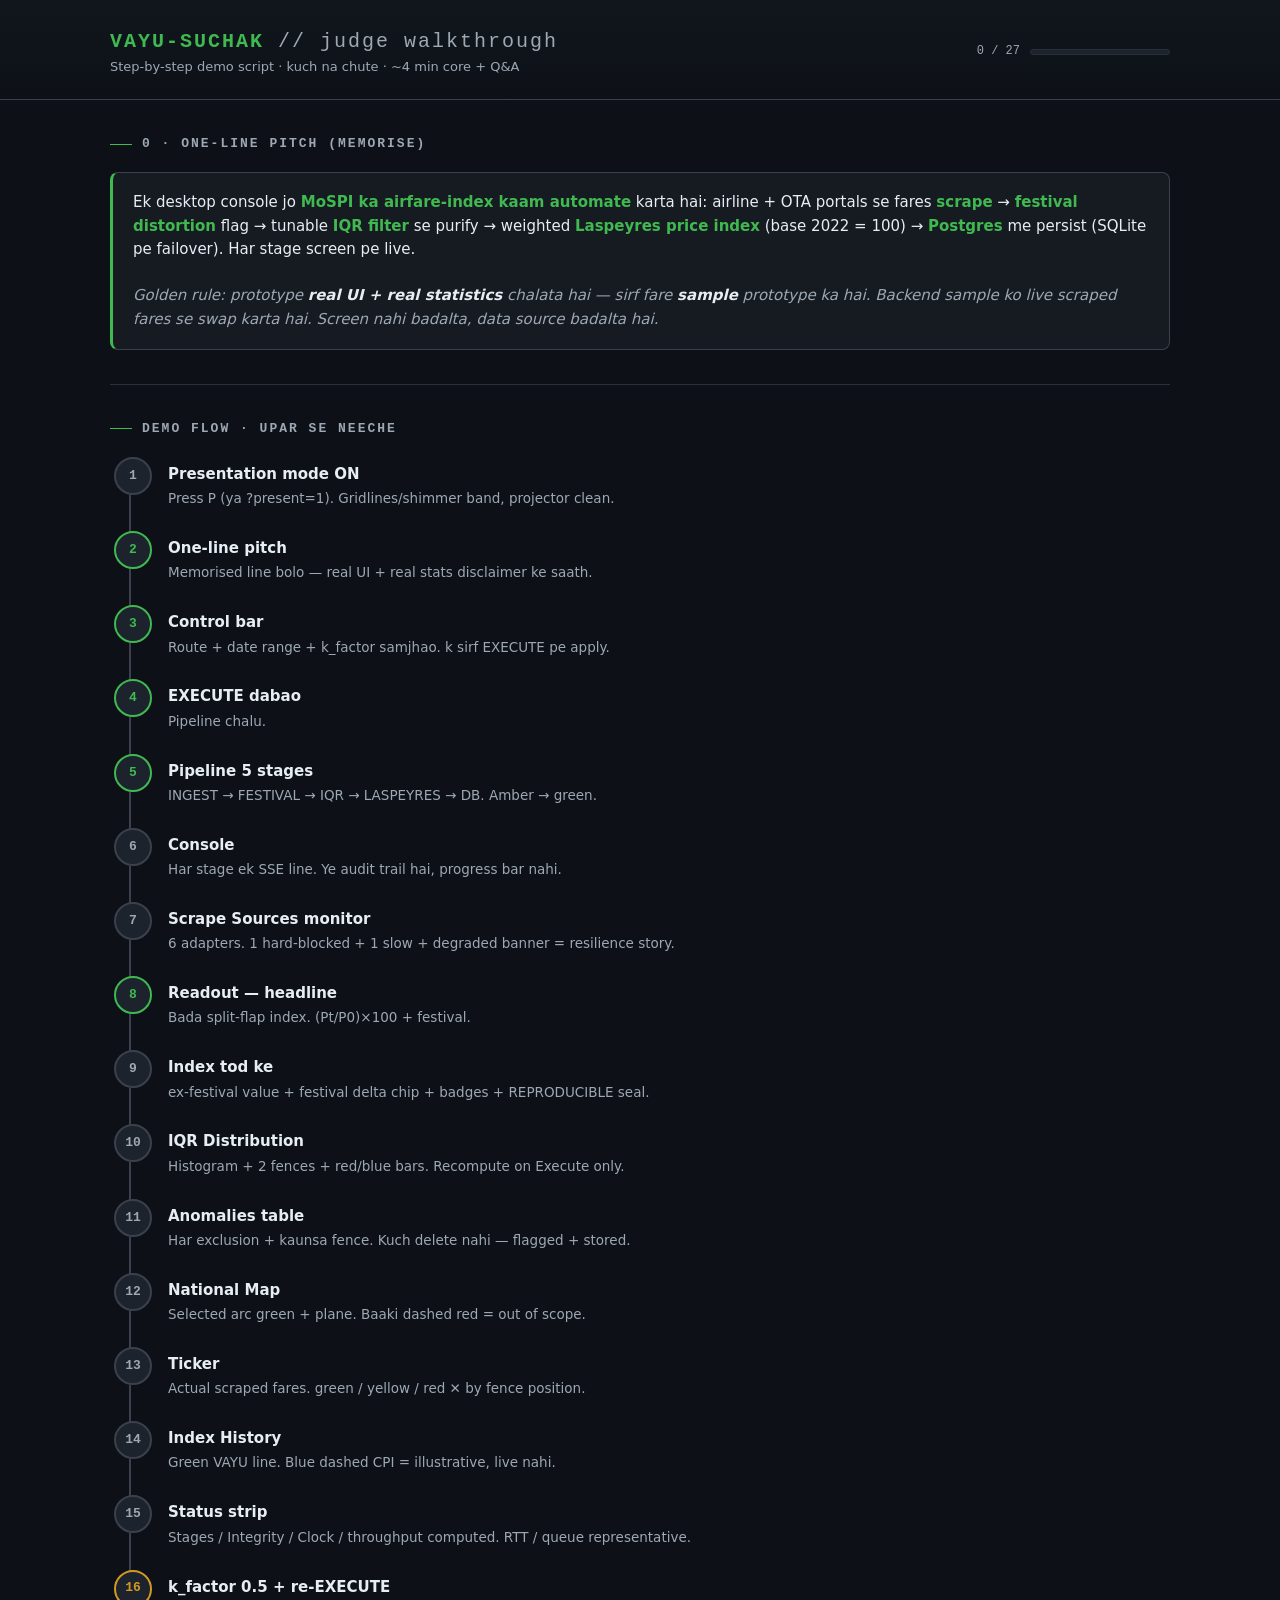
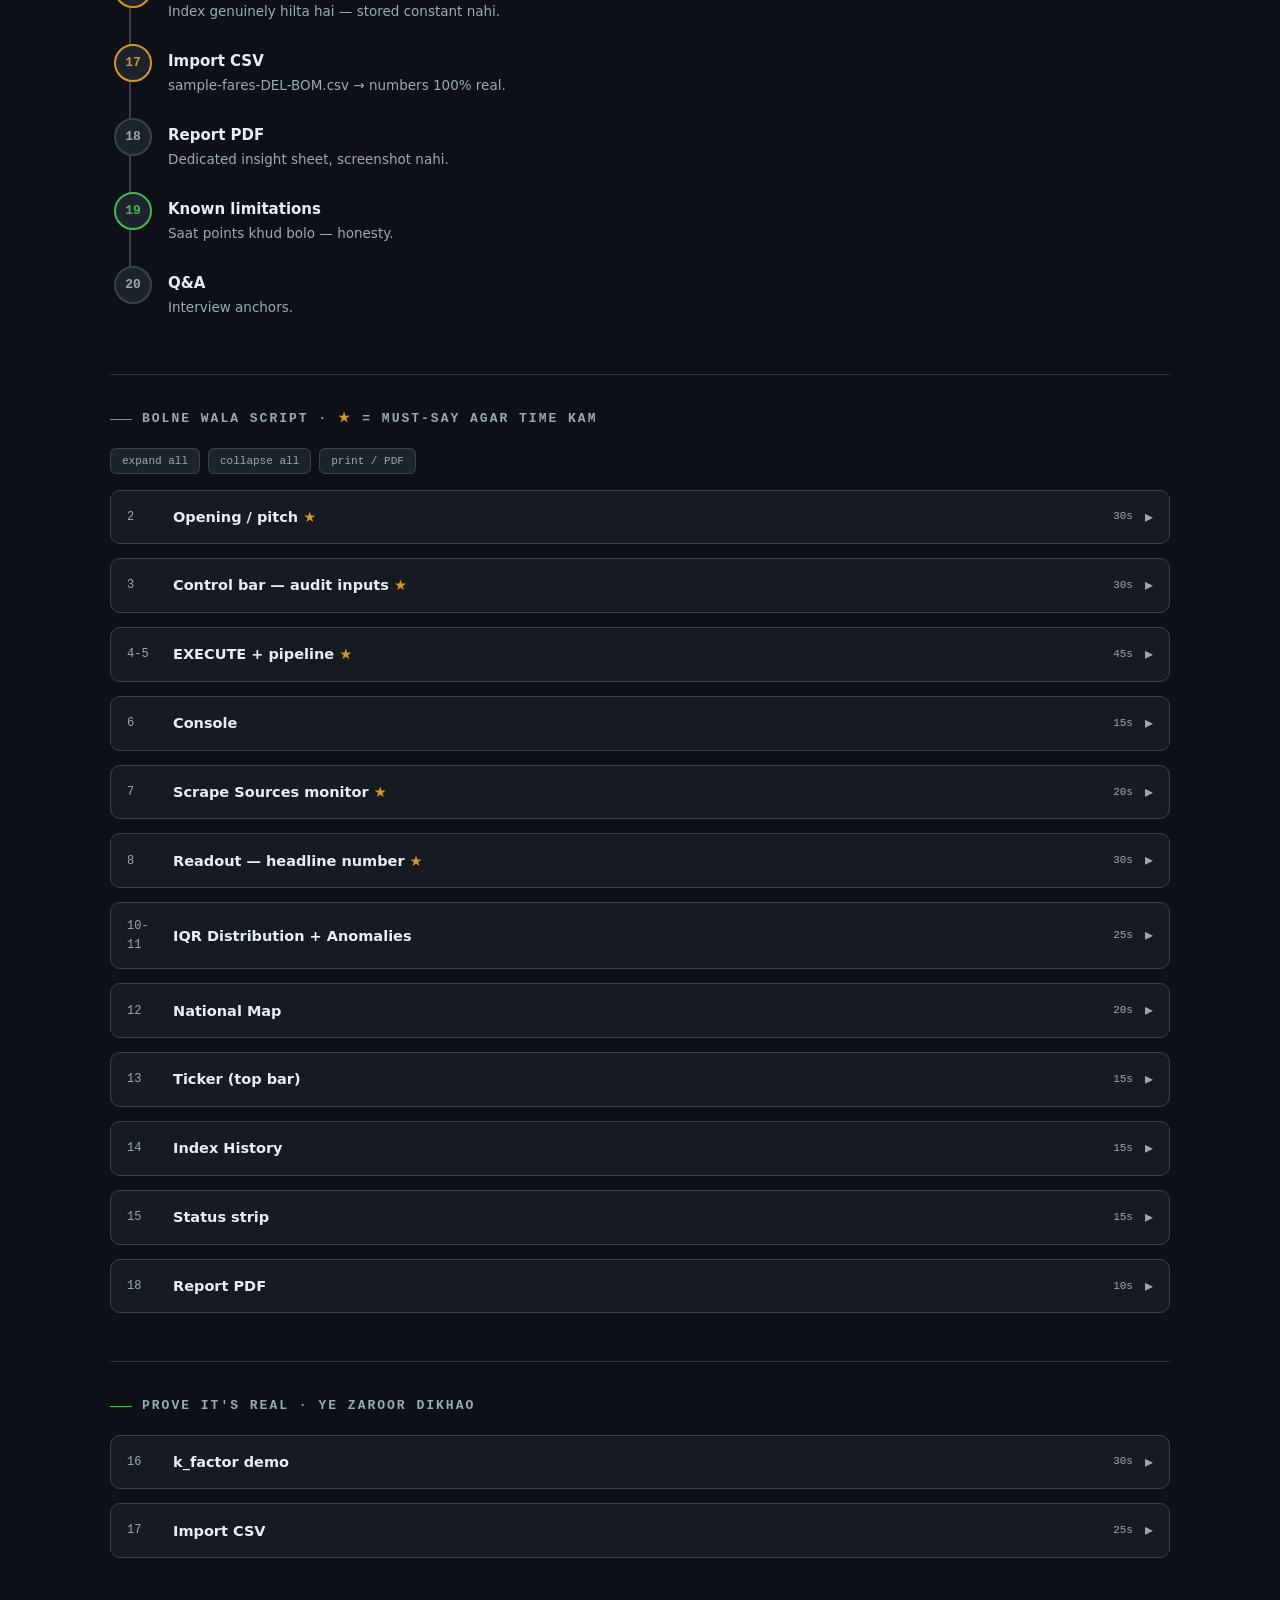
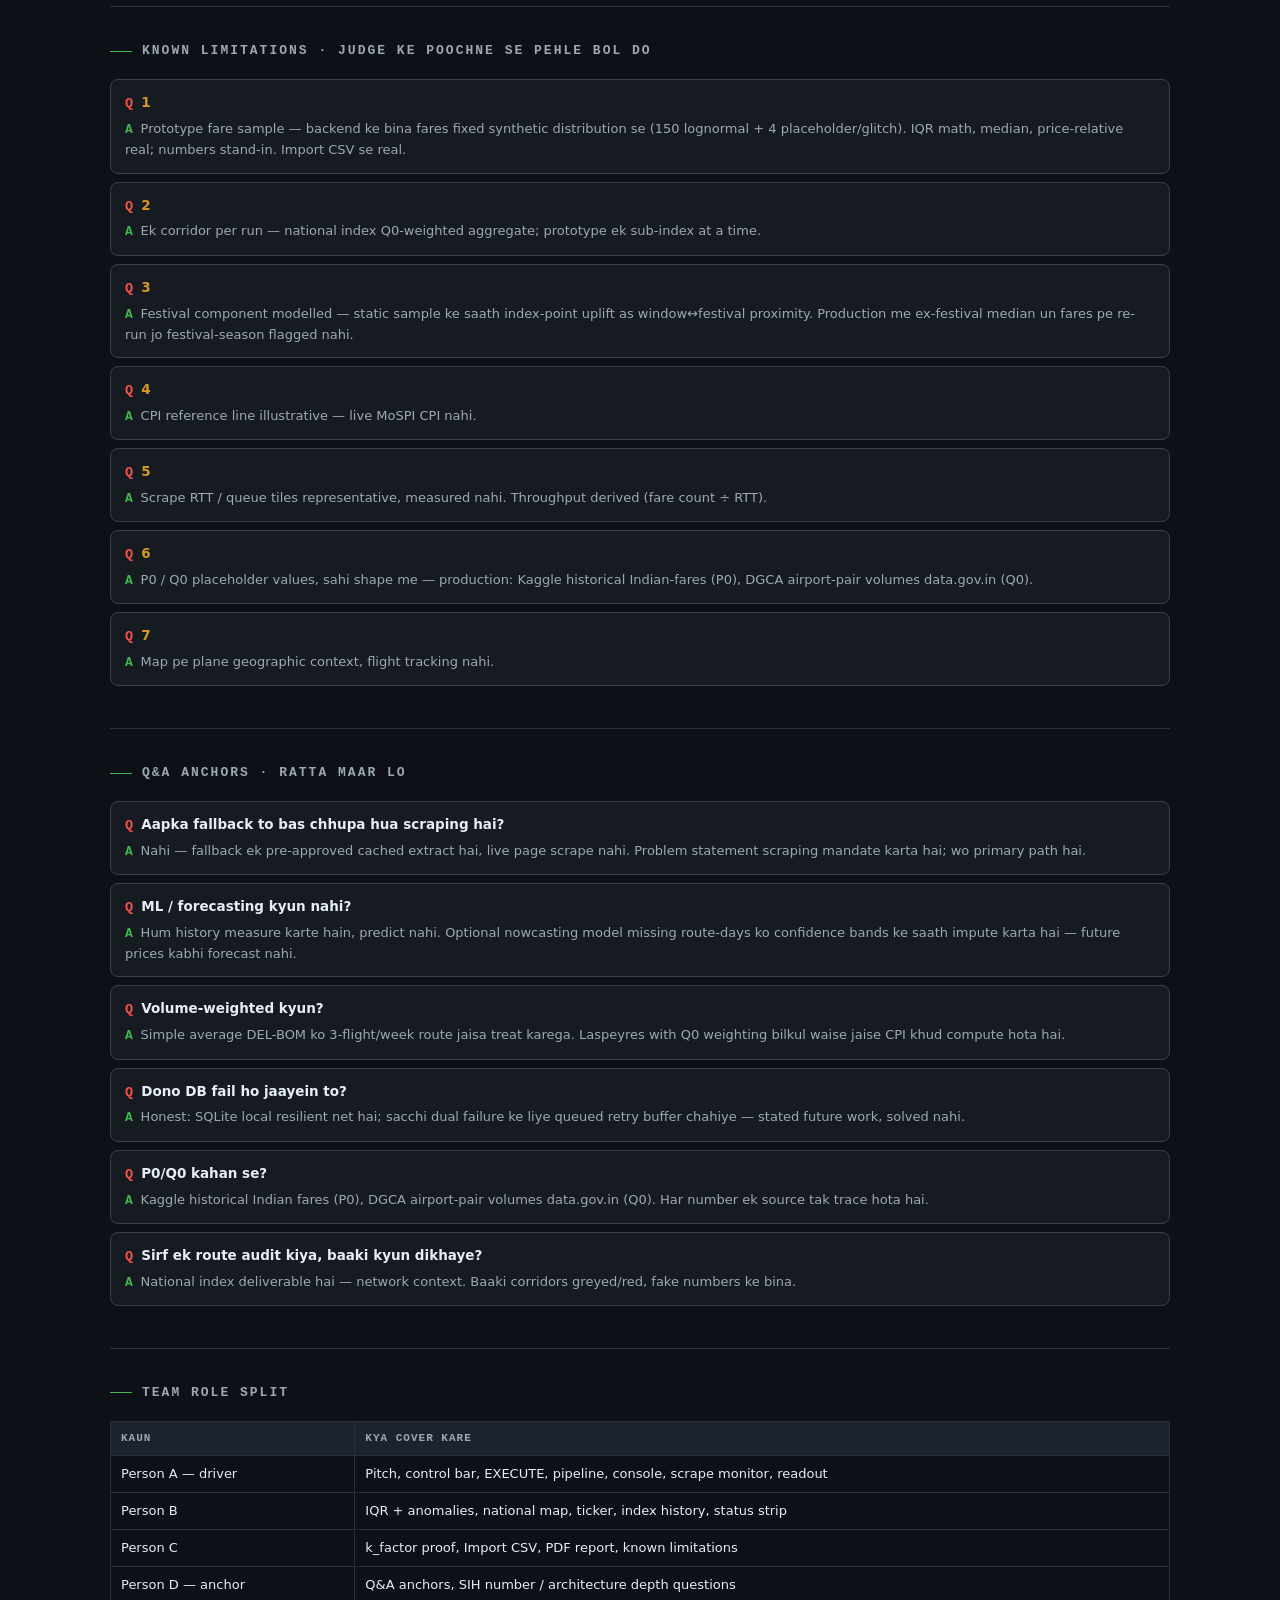
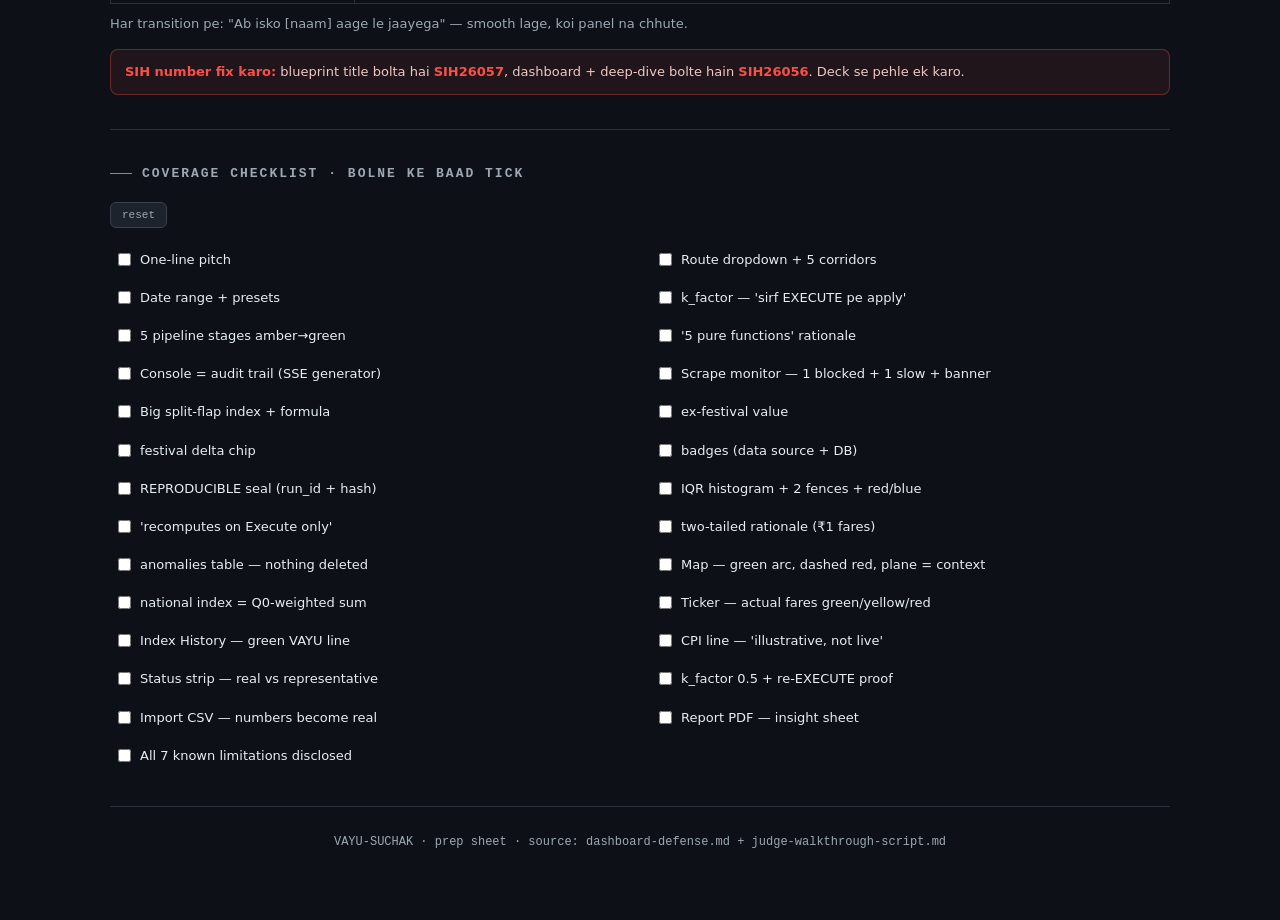
<file: docs/judge-walkthrough.html>
<!DOCTYPE html>
<html lang="en">
<head>
<meta charset="UTF-8">
<meta name="viewport" content="width=device-width, initial-scale=1">
<title>VAYU-SUCHAK — Judge Walkthrough</title>
<style>
  :root{
    --bg:#0d1117; --surface:#161b22; --surface-2:#1c232d;
    --border:#3a414c; --border-lo:#2a303a;
    --text:#e6edf3; --dim:#9da8b3;
    --green:#3fb950; --blue:#58a6ff; --amber:#d29922; --red:#f85149;
    --mono:'JetBrains Mono',ui-monospace,Menlo,Consolas,monospace;
    --ui:'Inter',system-ui,-apple-system,sans-serif;
  }
  *{box-sizing:border-box;margin:0;padding:0}
  html{scroll-behavior:smooth}
  body{background:var(--bg);color:var(--text);font-family:var(--ui);line-height:1.55;
    -webkit-font-smoothing:antialiased;padding-bottom:80px}
  a{color:var(--blue)}
  .wrap{max-width:1100px;margin:0 auto;padding:0 20px}

  header{border-bottom:1px solid var(--border);background:linear-gradient(180deg,#11161d,#0d1117);
    padding:26px 0 22px;position:sticky;top:0;z-index:50;backdrop-filter:blur(6px)}
  header .wrap{display:flex;align-items:center;gap:18px;flex-wrap:wrap}
  .mark{font-family:var(--mono);font-weight:700;font-size:20px;letter-spacing:2px;color:var(--green)}
  .mark span{color:var(--dim);font-weight:400}
  .sub{color:var(--dim);font-size:13px}
  .prog{margin-left:auto;display:flex;align-items:center;gap:10px;font-family:var(--mono);font-size:12px;color:var(--dim)}
  .prog-bar{width:140px;height:6px;background:var(--surface-2);border:1px solid var(--border-lo);border-radius:4px;overflow:hidden}
  .prog-fill{height:100%;width:0;background:var(--green);transition:width .3s}

  section{padding:34px 0;border-bottom:1px solid var(--border-lo)}
  h2{font-size:13px;font-family:var(--mono);text-transform:uppercase;letter-spacing:2px;color:var(--dim);
    margin-bottom:18px;display:flex;align-items:center;gap:10px}
  h2::before{content:"";width:22px;height:1px;background:var(--green)}

  .pitch{background:var(--surface);border:1px solid var(--border);border-left:3px solid var(--green);
    border-radius:8px;padding:18px 20px;font-size:15px}
  .pitch b{color:var(--green)}

  /* flow diagram */
  .flow{display:flex;flex-direction:column;gap:0}
  .node{position:relative;display:flex;gap:16px;padding-left:4px}
  .node:not(:last-child)::after{content:"";position:absolute;left:19px;top:38px;bottom:-6px;width:2px;
    background:var(--border)}
  .dot{flex:0 0 38px;height:38px;border-radius:50%;background:var(--surface-2);border:2px solid var(--border);
    display:flex;align-items:center;justify-content:center;font-family:var(--mono);font-size:13px;font-weight:700;
    color:var(--dim);z-index:2}
  .node.key .dot{border-color:var(--green);color:var(--green)}
  .node.proof .dot{border-color:var(--amber);color:var(--amber)}
  .node-body{padding:6px 0 22px}
  .node-title{font-weight:600;font-size:15px}
  .node-desc{color:var(--dim);font-size:13.5px;margin-top:2px}

  /* step cards */
  .step{background:var(--surface);border:1px solid var(--border);border-radius:10px;margin-bottom:14px;overflow:hidden}
  .step-head{display:flex;align-items:center;gap:12px;padding:14px 16px;cursor:pointer;user-select:none}
  .step-head:hover{background:var(--surface-2)}
  .step-num{font-family:var(--mono);font-size:12px;color:var(--dim);flex:0 0 34px}
  .step-name{font-weight:600;font-size:14.5px;flex:1}
  .step-time{font-family:var(--mono);font-size:11px;color:var(--dim)}
  .chev{transition:transform .2s;color:var(--dim)}
  .step.open .chev{transform:rotate(90deg)}
  .step-content{display:none;padding:4px 16px 18px;border-top:1px solid var(--border-lo)}
  .step.open .step-content{display:block}
  .row{display:grid;grid-template-columns:1fr 1.3fr;gap:14px;margin-top:14px}
  @media(max-width:720px){.row{grid-template-columns:1fr}}
  .cell h4{font-family:var(--mono);font-size:10.5px;text-transform:uppercase;letter-spacing:1.5px;color:var(--dim);margin-bottom:6px}
  .cell.do{background:var(--surface-2);border:1px solid var(--border-lo);border-radius:7px;padding:10px 12px;font-size:13.5px}
  .cell.say{background:#10161f;border:1px solid var(--border-lo);border-left:2px solid var(--blue);border-radius:7px;
    padding:10px 12px;font-size:13.5px;color:#dbe6f2}
  .cell.say em{color:var(--dim);font-style:normal}

  .tag{display:inline-block;font-family:var(--mono);font-size:10px;font-weight:700;letter-spacing:.5px;
    padding:2px 6px;border-radius:4px;vertical-align:middle;margin-left:6px}
  .tag.real{background:rgba(63,185,80,.15);color:var(--green);border:1px solid rgba(63,185,80,.4)}
  .tag.illus{background:rgba(210,153,34,.15);color:var(--amber);border:1px solid rgba(210,153,34,.4)}
  .star{color:var(--amber)}

  /* checklist */
  .check-grid{display:grid;grid-template-columns:1fr 1fr;gap:6px 22px}
  @media(max-width:720px){.check-grid{grid-template-columns:1fr}}
  label.ck{display:flex;gap:9px;align-items:flex-start;padding:6px 8px;border-radius:6px;cursor:pointer;font-size:13px}
  label.ck:hover{background:var(--surface)}
  label.ck input{margin-top:3px;accent-color:var(--green);flex:0 0 auto}
  label.ck.done span{color:var(--dim);text-decoration:line-through}

  /* qa + roles */
  .qa{background:var(--surface);border:1px solid var(--border);border-radius:8px;padding:12px 14px;margin-bottom:8px}
  .qa .q{font-weight:600;font-size:13.5px;color:var(--text)}
  .qa .a{font-size:13px;color:var(--dim);margin-top:4px}
  .qa .q::before{content:"Q ";font-family:var(--mono);color:var(--red);font-weight:700}
  .qa .a::before{content:"A ";font-family:var(--mono);color:var(--green);font-weight:700}

  table.roles{width:100%;border-collapse:collapse;font-size:13px}
  table.roles td,table.roles th{border:1px solid var(--border-lo);padding:8px 10px;text-align:left;vertical-align:top}
  table.roles th{background:var(--surface-2);font-family:var(--mono);font-size:11px;text-transform:uppercase;letter-spacing:1px;color:var(--dim)}

  .warn{background:rgba(248,81,73,.08);border:1px solid rgba(248,81,73,.35);border-radius:8px;padding:12px 14px;
    font-size:13px;color:#f0c8c5;margin-top:14px}
  .warn b{color:var(--red)}

  .toolbar{display:flex;gap:8px;flex-wrap:wrap;margin-bottom:16px}
  .btn{font-family:var(--mono);font-size:11px;background:var(--surface-2);color:var(--dim);border:1px solid var(--border);
    border-radius:6px;padding:6px 11px;cursor:pointer}
  .btn:hover{color:var(--text);border-color:var(--green)}

  footer{padding:26px 0;color:var(--dim);font-size:12px;font-family:var(--mono);text-align:center}

  @media print{
    header{position:static}
    .step-content{display:block!important}
    .toolbar,.prog{display:none}
    body{background:#fff;color:#000}
    .step,.qa,.pitch,.cell.do,.cell.say{border-color:#ccc;background:#fff}
  }
</style>
</head>
<body>

<header>
  <div class="wrap">
    <div>
      <div class="mark">VAYU-SUCHAK <span>// judge walkthrough</span></div>
      <div class="sub">Step-by-step demo script &middot; kuch na chute &middot; ~4 min core + Q&amp;A</div>
    </div>
    <div class="prog">
      <span id="progTxt">0 / 27</span>
      <div class="prog-bar"><div class="prog-fill" id="progFill"></div></div>
    </div>
  </div>
</header>

<div class="wrap">

  <section id="pitch">
    <h2>0 &middot; One-line pitch (memorise)</h2>
    <div class="pitch">
      Ek desktop console jo <b>MoSPI ka airfare-index kaam automate</b> karta hai:
      airline + OTA portals se fares <b>scrape</b> &rarr; <b>festival distortion</b> flag &rarr;
      tunable <b>IQR filter</b> se purify &rarr; weighted <b>Laspeyres price index</b> (base 2022 = 100) &rarr;
      <b>Postgres</b> me persist (SQLite pe failover). Har stage screen pe live.
      <br><br>
      <em style="color:var(--dim)">Golden rule: prototype <b style="color:var(--text)">real UI + real statistics</b> chalata hai
      — sirf fare <b style="color:var(--text)">sample</b> prototype ka hai. Backend sample ko live scraped fares se swap karta hai.
      Screen nahi badalta, data source badalta hai.</em>
    </div>
  </section>

  <section id="flow">
    <h2>Demo flow &middot; upar se neeche</h2>
    <div class="flow" id="flowNodes"></div>
  </section>

  <section id="steps">
    <h2>Bolne wala script &middot; <span style="color:var(--amber)">&#9733;</span> = must-say agar time kam</h2>
    <div class="toolbar">
      <button class="btn" onclick="allSteps(true)">expand all</button>
      <button class="btn" onclick="allSteps(false)">collapse all</button>
      <button class="btn" onclick="window.print()">print / PDF</button>
    </div>
    <div id="stepList"></div>
  </section>

  <section id="proof">
    <h2>Prove it's real &middot; ye zaroor dikhao</h2>
    <div id="proofList"></div>
  </section>

  <section id="limits">
    <h2>Known limitations &middot; judge ke poochne se pehle bol do</h2>
    <div id="limitList"></div>
  </section>

  <section id="qa">
    <h2>Q&amp;A anchors &middot; ratta maar lo</h2>
    <div id="qaList"></div>
  </section>

  <section id="roles">
    <h2>Team role split</h2>
    <table class="roles">
      <tr><th>Kaun</th><th>Kya cover kare</th></tr>
      <tr><td>Person A — driver</td><td>Pitch, control bar, EXECUTE, pipeline, console, scrape monitor, readout</td></tr>
      <tr><td>Person B</td><td>IQR + anomalies, national map, ticker, index history, status strip</td></tr>
      <tr><td>Person C</td><td>k_factor proof, Import CSV, PDF report, known limitations</td></tr>
      <tr><td>Person D — anchor</td><td>Q&amp;A anchors, SIH number / architecture depth questions</td></tr>
    </table>
    <p class="sub" style="margin-top:10px">Har transition pe: "Ab isko [naam] aage le jaayega" — smooth lage, koi panel na chhute.</p>
    <div class="warn">
      <b>SIH number fix karo:</b> blueprint title bolta hai <b>SIH26057</b>, dashboard + deep-dive bolte hain <b>SIH26056</b>.
      Deck se pehle ek karo.
    </div>
  </section>

  <section id="checklist">
    <h2>Coverage checklist &middot; bolne ke baad tick</h2>
    <div class="toolbar"><button class="btn" onclick="resetCheck()">reset</button></div>
    <div class="check-grid" id="checkGrid"></div>
  </section>

</div>

<footer>VAYU-SUCHAK &middot; prep sheet &middot; source: dashboard-defense.md + judge-walkthrough-script.md</footer>

<script>
const FLOW = [
  ["1","Presentation mode ON","Press P (ya ?present=1). Gridlines/shimmer band, projector clean."],
  ["2","One-line pitch","Memorised line bolo — real UI + real stats disclaimer ke saath.","key"],
  ["3","Control bar","Route + date range + k_factor samjhao. k sirf EXECUTE pe apply.","key"],
  ["4","EXECUTE dabao","Pipeline chalu.","key"],
  ["5","Pipeline 5 stages","INGEST → FESTIVAL → IQR → LASPEYRES → DB. Amber → green.","key"],
  ["6","Console","Har stage ek SSE line. Ye audit trail hai, progress bar nahi."],
  ["7","Scrape Sources monitor","6 adapters. 1 hard-blocked + 1 slow + degraded banner = resilience story."],
  ["8","Readout — headline","Bada split-flap index. (Pt/P0)×100 + festival.","key"],
  ["9","Index tod ke","ex-festival value + festival delta chip + badges + REPRODUCIBLE seal."],
  ["10","IQR Distribution","Histogram + 2 fences + red/blue bars. Recompute on Execute only."],
  ["11","Anomalies table","Har exclusion + kaunsa fence. Kuch delete nahi — flagged + stored."],
  ["12","National Map","Selected arc green + plane. Baaki dashed red = out of scope."],
  ["13","Ticker","Actual scraped fares. green / yellow / red ✕ by fence position."],
  ["14","Index History","Green VAYU line. Blue dashed CPI = illustrative, live nahi."],
  ["15","Status strip","Stages / Integrity / Clock / throughput computed. RTT / queue representative."],
  ["16","k_factor 0.5 + re-EXECUTE","Index genuinely hilta hai — stored constant nahi.","proof"],
  ["17","Import CSV","sample-fares-DEL-BOM.csv → numbers 100% real.","proof"],
  ["18","Report PDF","Dedicated insight sheet, screenshot nahi."],
  ["19","Known limitations","Saat points khud bolo — honesty.","key"],
  ["20","Q&A","Interview anchors."],
];

const STEPS = [
  {n:"2",name:"Opening / pitch",t:"30s",star:true,do:"Wordmark point karo, phir poora screen haath se dikhao.",
   say:"Ye VAYU-SUCHAK hai — ek desktop console jo <b>MoSPI ka airfare-index kaam automate</b> karta hai. Ek line me: fares scrape → festival distortion flag → tunable IQR filter se purify → weighted Laspeyres price index (base 2022 = 100) → Postgres me store, SQLite pe failover. Har stage live. <em>Important: prototype real UI + real statistics chalata hai — sirf fare sample prototype ka hai. Backend sample ko live scraped fares se swap karta hai.</em>"},

  {n:"3",name:"Control bar — audit inputs",t:"30s",star:true,do:"Route dropdown, date range + presets, phir k_factor slider pe ruko.",
   say:"Route = corridor jo audit karna hai — 5 modelled (DEL-BOM, DEL-BLR, DEL-CCU, DEL-GAU, BOM-BLR). Date range = departure dates jinke fares pull karne hain. <b>k_factor</b> = IQR outlier sensitivity, 0.5–5.0. Lower k = tighter fence = zyada excluded. <b>Ye sirf EXECUTE pe apply hota hai</b> — slider hilane se abhi kuch nahi. Backend jaisa: k change = memory ka batch re-filter, dobara scrape nahi. <em>Analyst k galat set kare? Wo isliye exposed hai — audit + tune ho sake. Excluded fares logged + shown, kabhi delete nahi.</em>"},

  {n:"4-5",name:"EXECUTE + pipeline",t:"45s",star:true,do:"EXECUTE dabao. 5 stages ko amber→green hote dikhao.",
   say:"<b>INGEST</b> — har source pe Playwright headless Chromium, site ka XHR/JSON intercept. DOM/schema badle → screenshot + DOM → vision-LLM → structured JSON (self-healing). Normalise: flight_id, route, price, currency, departure, airline, source. <b>FESTIVAL</b> — holidays.India(2026) gazetted dates; ±7 din ke fares ko is_festival_season=1. <b>IQR</b> — Q1, Q3, IQR; two-tailed fence [Q1−k·IQR, Q3+k·IQR]; clean / anomalies split. <b>LASPEYRES</b> — pandas groupby route, Pt=median; base table merge P0,Q0; Index = Σ(Pt·Q0)/Σ(P0·Q0)×100 + festival. <b>DB</b> — INSERT Postgres audit_runs; OperationalError → SQLite WAL fallback. <em>5 pure functions: plain data in/out, no server/DB/logging inside — independently testable, parallel build.</em>"},

  {n:"6",name:"Console",t:"15s",do:"Console lines pe ungli chalao.",
   say:"Har stage ek line stream karta hai. Backend async orchestrator ek generator hai — har stage ke baad ek Server-Sent-Event line yield, ~0.2s pause. Browser ka EventSource append karta hai. <b>Ye progress bar nahi — audit trail hai.</b> Aakhri message: done:true + final index."},

  {n:"7",name:"Scrape Sources monitor",t:"20s",star:true,do:"6 adapters point karo. Blocked + slow source + degraded banner dikhao.",
   say:"6 adapters — MakeMyTrip, Ixigo, Cleartrip, IndiGo, Air India, Google Flights — har ek ki latency + status. Dekho: <b>ek hard-blocked (cache se serve), ek slow/degraded</b>. Ye galti nahi — resilience story, aur realistic (anti-bot walls aksar trip hote hain). Blocked source apne newest cached scrape pe girta hai, baaki 5 phir bhi contribute karte hain."},

  {n:"8",name:"Readout — headline number",t:"30s",star:true,do:"Bada split-flap number, phir ex-festival, delta chip, badges, seal.",
   say:"Headline index = (Pt/P0)×100 + festival component. Pt = un fares ka median jo IQR fence pass kar gaye. Jaise (5325/4500)×100 = 118.33, + 4.20 festival → 122.53. <b>ex-festival</b> = festival component hata ke pure price relative. <b>festival delta chip</b> = index − ex-festival. <b>badges</b> = data source (playwright scrape / imported csv) + DB target (postgres). <b>REPRODUCIBLE seal</b> = run_id UUID + content hash of (inputs + fare set). Same inputs + same data = identical index. Vectorised pandas, no random seeds."},

  {n:"10-11",name:"IQR Distribution + Anomalies",t:"25s",do:"Histogram + 2 fence lines, phir anomalies table.",
   say:"Scraped fare prices ka histogram, 2 vertical fences, blue = andar, red = excluded. <b>Sirf EXECUTE pe recompute</b> — k slider run parameter hai, live control nahi. Isse number honest rehta hai. <b>Two-tailed</b> matter karta hai — lower fence ₹1 placeholder fares / null-as-0 pakadta hai jo one-sided filter index neeche kheech deta. Anomalies table: har exclusion + kaunsa fence cross kiya. <b>Kuch delete nahi — flagged + stored.</b>"},

  {n:"12",name:"National Map",t:"20s",do:"Selected green arc + plane, phir dashed red arcs.",
   say:"India outline, 5 corridor arcs. Selected = solid green, glowing, plane fly kar raha. Baaki = dashed red, out of scope. Audited this session = index tier se colour. <em>Sirf ek route audit kiya to baaki kyun? Deliverable ek <b>national</b> index hai — network context. Har corridor independent sub-index; national index = Q0-weighted sum across audited corridors. Prototype ek baar me ek — baaki greyed/red, invented numbers nahi. Plane = geographic context, flight tracking nahi.</em>"},

  {n:"13",name:"Ticker (top bar)",t:"15s",do:"Top ticker point karo.",
   say:"Run se pehle neutral prompt. Run ke baad — <b>wo actual fares jo pipeline ne use kiye</b> selected corridor + window ke liye. green = inter-quartile band (typical fare). yellow = tails me par fence ke andar (count hote hain). red ✕ = fence ke bahar, IQR ne exclude kiya. Ye index ka raw input visible — per-route index board nahi."},

  {n:"14",name:"Index History",t:"15s",do:"Green line, phir blue dashed line.",
   say:"Green line = har completed audit ka VAYU index. Blue dashed = CPI reference — <b>is prototype me illustrative, live MoSPI data nahi</b> (ye clearly bolo). Backend audit_runs ko corridor ke liye date se order karke query karta hai — date-bucketing se ek mahine ke audits real monthly curve बनाते hain."},

  {n:"15",name:"Status strip",t:"15s",do:"Tiles pe chalao.",
   say:"<b>Stages 5/5</b> — real. <b>Integrity ~97%</b> — real, filter ke saath move karta hai. <b>Clock</b> — real, IST. <b>Throughput ~64 rec/s</b> — computed: fare count ÷ scrape RTT, console ke '154 fares' se contradict nahi karega. <b>Scrape RTT ~2.4s / Queue 6→0</b> — backend telemetry fields, representative. Main claim nahi kar raha ki 2.4s scrape measured hai."},

  {n:"18",name:"Report PDF",t:"10s",do:'"⎙ report (PDF)" button.',
   say:"Ek dedicated multi-section insight sheet compose karta hai — screenshot nahi — aur print dialog kholta hai. Sections: cover + run metadata, headline, Laspeyres working with per-corridor Pt/P0/Q0 table, IQR section + histogram + anomaly table, festival decomposition, index history, aur footer jo prototype limitations state karta hai."},
];

const PROOF = [
  {n:"16",name:"k_factor demo",t:"30s",do:"k_factor slider 0.5 pe le jao. EXECUTE dobara dabao. Index number + histogram badalte dikhao.",
   say:"Ab prove karta hoon ki ye zinda hai. k ko 0.5 — sabse tight fence. Re-execute. Dekho — fence real distribution me kaat raha hai, zyada fares excluded, Pt median shift, index genuinely hila. Ye stored constant nahi — fare set se compute. <em>Normal k pe index zyada nahi hilta kyunki median outliers ke against robust hai — isliye median pe aggregate karte hain. k tab matter karta hai jab feed polluted ho.</em>"},
  {n:"17",name:"Import CSV",t:"25s",do:"Import CSV button → sample-fares-DEL-BOM.csv. Index / histogram / fences / anomalies refresh dikhao.",
   say:"Agar judge ko fare sample pe shak hai — ye lijiye. Ek pre-scraped fare extract import karta hoon. Ab index, IQR histogram, fences, anomalies — sab <b>is real CSV data se</b> compute hue. Badge <b>imported csv</b> pe switch. Is run me koi scraping nahi. CSV format: header row, koi order. price required. route optional (rows corridor pe filter). airline / flight_id / departure_ts / source optional."},
];

const LIMITS = [
  "Prototype fare sample — backend ke bina fares fixed synthetic distribution se (150 lognormal + 4 placeholder/glitch). IQR math, median, price-relative real; numbers stand-in. Import CSV se real.",
  "Ek corridor per run — national index Q0-weighted aggregate; prototype ek sub-index at a time.",
  "Festival component modelled — static sample ke saath index-point uplift as window↔festival proximity. Production me ex-festival median un fares pe re-run jo festival-season flagged nahi.",
  "CPI reference line illustrative — live MoSPI CPI nahi.",
  "Scrape RTT / queue tiles representative, measured nahi. Throughput derived (fare count ÷ RTT).",
  "P0 / Q0 placeholder values, sahi shape me — production: Kaggle historical Indian-fares (P0), DGCA airport-pair volumes data.gov.in (Q0).",
  "Map pe plane geographic context, flight tracking nahi.",
];

const QA = [
  ["Aapka fallback to bas chhupa hua scraping hai?","Nahi — fallback ek pre-approved cached extract hai, live page scrape nahi. Problem statement scraping mandate karta hai; wo primary path hai."],
  ["ML / forecasting kyun nahi?","Hum history measure karte hain, predict nahi. Optional nowcasting model missing route-days ko confidence bands ke saath impute karta hai — future prices kabhi forecast nahi."],
  ["Volume-weighted kyun?","Simple average DEL-BOM ko 3-flight/week route jaisa treat karega. Laspeyres with Q0 weighting bilkul waise jaise CPI khud compute hota hai."],
  ["Dono DB fail ho jaayein to?","Honest: SQLite local resilient net hai; sacchi dual failure ke liye queued retry buffer chahiye — stated future work, solved nahi."],
  ["P0/Q0 kahan se?","Kaggle historical Indian fares (P0), DGCA airport-pair volumes data.gov.in (Q0). Har number ek source tak trace hota hai."],
  ["Sirf ek route audit kiya, baaki kyun dikhaye?","National index deliverable hai — network context. Baaki corridors greyed/red, fake numbers ke bina."],
];

const CHECK = [
  "One-line pitch","Route dropdown + 5 corridors","Date range + presets","k_factor — 'sirf EXECUTE pe apply'",
  "5 pipeline stages amber→green","'5 pure functions' rationale","Console = audit trail (SSE generator)",
  "Scrape monitor — 1 blocked + 1 slow + banner","Big split-flap index + formula","ex-festival value",
  "festival delta chip","badges (data source + DB)","REPRODUCIBLE seal (run_id + hash)",
  "IQR histogram + 2 fences + red/blue","'recomputes on Execute only'","two-tailed rationale (₹1 fares)",
  "anomalies table — nothing deleted","Map — green arc, dashed red, plane = context","national index = Q0-weighted sum",
  "Ticker — actual fares green/yellow/red","Index History — green VAYU line","CPI line — 'illustrative, not live'",
  "Status strip — real vs representative","k_factor 0.5 + re-EXECUTE proof","Import CSV — numbers become real",
  "Report PDF — insight sheet","All 7 known limitations disclosed",
];

// ---- render ----
const flowNodes = document.getElementById('flowNodes');
FLOW.forEach(([n,title,desc,cls])=>{
  const d=document.createElement('div');
  d.className='node'+(cls?' '+cls:'');
  d.innerHTML=`<div class="dot">${n}</div><div class="node-body"><div class="node-title">${title}</div><div class="node-desc">${desc}</div></div>`;
  flowNodes.appendChild(d);
});

function stepCard(s){
  const star = s.star ? ' <span class="star">&#9733;</span>' : '';
  return `<div class="step">
    <div class="step-head">
      <span class="step-num">${s.n}</span>
      <span class="step-name">${s.name}${star}</span>
      <span class="step-time">${s.t}</span>
      <span class="chev">&#9656;</span>
    </div>
    <div class="step-content">
      <div class="row">
        <div class="cell do"><h4>Kya kare</h4>${s.do}</div>
        <div class="cell say"><h4>Kya bole</h4>${s.say}</div>
      </div>
    </div>
  </div>`;
}
document.getElementById('stepList').innerHTML = STEPS.map(stepCard).join('');
document.getElementById('proofList').innerHTML = PROOF.map(stepCard).join('');

document.querySelectorAll('.step-head').forEach(h=>{
  h.addEventListener('click',()=>h.parentElement.classList.toggle('open'));
});
function allSteps(open){document.querySelectorAll('.step').forEach(s=>s.classList.toggle('open',open));}

document.getElementById('limitList').innerHTML = LIMITS.map((l,i)=>
  `<div class="qa"><div class="q" style="color:var(--amber)">${i+1}</div><div class="a">${l}</div></div>`
).join('').replace(/Q /g,'');

document.getElementById('qaList').innerHTML = QA.map(([q,a])=>
  `<div class="qa"><div class="q">${q}</div><div class="a">${a}</div></div>`
).join('');

// checklist w/ localStorage
const grid = document.getElementById('checkGrid');
let saved = {};
try{ saved = JSON.parse(localStorage.getItem('vs_check')||'{}'); }catch(e){}
CHECK.forEach((c,i)=>{
  const id='ck'+i;
  const l=document.createElement('label');
  l.className='ck'+(saved[id]?' done':'');
  l.innerHTML=`<input type="checkbox" ${saved[id]?'checked':''}><span>${c}</span>`;
  const box=l.querySelector('input');
  box.addEventListener('change',()=>{
    saved[id]=box.checked;
    l.classList.toggle('done',box.checked);
    try{localStorage.setItem('vs_check',JSON.stringify(saved));}catch(e){}
    updateProg();
  });
  grid.appendChild(l);
});
function updateProg(){
  const done = Object.values(saved).filter(Boolean).length;
  document.getElementById('progTxt').textContent = done+' / '+CHECK.length;
  document.getElementById('progFill').style.width = (done/CHECK.length*100)+'%';
}
function resetCheck(){
  saved={}; try{localStorage.removeItem('vs_check');}catch(e){}
  document.querySelectorAll('#checkGrid input').forEach(b=>b.checked=false);
  document.querySelectorAll('#checkGrid label').forEach(l=>l.classList.remove('done'));
  updateProg();
}
updateProg();
</script>
</body>
</html>
</file>
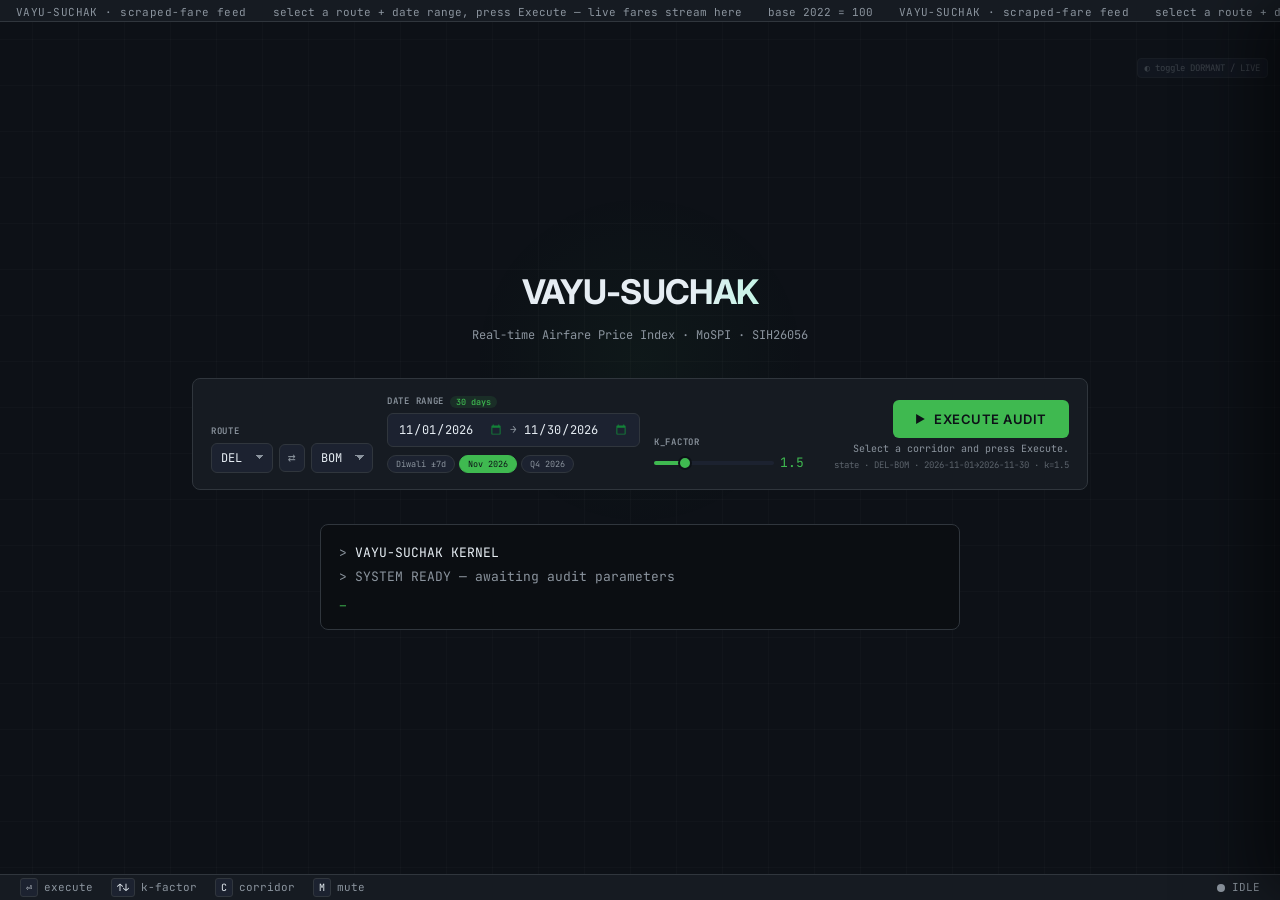
<file: docs/archive/vayu-suchak-dashboard.backup-20260906-202340.html>
<!DOCTYPE html>
<html lang="en">
<head>
<meta charset="UTF-8">
<meta name="viewport" content="width=device-width, initial-scale=1.0">
<meta name="theme-color" content="#0d1117">
<meta name="description" content="VAYU-SUCHAK — real-time airfare price index for India, augmenting the CPI. MoSPI · SIH26056.">
<title>VAYU-SUCHAK — Airfare Price Index</title>
<link rel="icon" href="data:image/svg+xml,%3Csvg xmlns='http://www.w3.org/2000/svg' viewBox='0 0 32 32'%3E%3Crect width='32' height='32' rx='7' fill='%230d1117'/%3E%3Cpath d='M6 20 L15 11 L20 16 L26 8' stroke='%233fb950' stroke-width='2.6' fill='none' stroke-linecap='round' stroke-linejoin='round'/%3E%3Ccircle cx='26' cy='8' r='2.4' fill='%233fb950'/%3E%3C/svg%3E">
<link rel="preconnect" href="https://fonts.googleapis.com">
<link rel="preconnect" href="https://fonts.gstatic.com" crossorigin>
<link href="https://fonts.googleapis.com/css2?family=Inter:wght@400;500;600;700&family=JetBrains+Mono:wght@400;500;600&display=swap" rel="stylesheet">
<style>
  /* ============================================================
     VAYU-SUCHAK · Dashboard
     STAGE F8 — Optional FX (no settings UI): synthesised sound OFF by
     default (press M to toggle), glitch-on-error ON, CRT via ?crt=1.
     + route swap button (DEL ⇄ BOM), reversible map glow, pipeline
       animation pass, fence-line fix.
     Prior stages: F7 ambient · F6 data-viz + map · F5 packets · F4 boot
     choreography · F3 console · F2 controls · F1/F0 shell.
     Acquisition: AI-augmented web scraping (see deep-dive §2A).
     ============================================================ */

  :root{
    --bg:#0d1117; --surface:#161b22; --surface-2:#1c2230; --border:#30363d;
    --text:#e6edf3; --text-dim:#8b949e;
    --green:#3fb950; --blue:#58a6ff; --amber:#d29922; --red:#f85149;
    --green-dim:rgba(63,185,80,.12); --blue-dim:rgba(88,166,255,.12);
    --amber-dim:rgba(210,153,34,.12); --red-dim:rgba(248,81,73,.10);
    --font-ui:'Inter',system-ui,-apple-system,'Segoe UI',Roboto,sans-serif;
    --font-mono:'JetBrains Mono',ui-monospace,'SF Mono',Menlo,Consolas,monospace;
    --radius:6px; --gap:16px; --ease:cubic-bezier(0.2,0,0,1);
    color-scheme:dark;
  }
  *{ box-sizing:border-box; margin:0; padding:0; }
  html,body{ height:100%; }
  body{
    background:var(--bg); color:var(--text);
    font-family:var(--font-ui); font-size:14px; line-height:1.5;
    -webkit-font-smoothing:antialiased; overflow:hidden;
    position:relative;
  }
  /* F7 ambient: drifting grid + cursor glow, behind the app */
  body::before{
    content:""; position:fixed; inset:-60px; z-index:0; pointer-events:none;
    background-image:
      repeating-linear-gradient(0deg, rgba(255,255,255,.018) 0 1px, transparent 1px 46px),
      repeating-linear-gradient(90deg, rgba(255,255,255,.018) 0 1px, transparent 1px 46px);
    animation:gridDrift 34s linear infinite;
  }
  body::after{
    content:""; position:fixed; inset:0; z-index:0; pointer-events:none;
    background:radial-gradient(240px circle at var(--mx,50%) var(--my,40%), rgba(63,185,80,.045), transparent 70%);
  }
  @keyframes gridDrift{ from{ transform:translate(0,0); } to{ transform:translate(46px,46px); } }

  /* ---- app shell ------------------------------------------------- */
  .app{ height:100vh; display:flex; flex-direction:column; position:relative; z-index:1; }

  /* ---- TICKER TAPE --------------------------------------------- */
  .ticker{ height:22px; flex-shrink:0; background:var(--surface); border-bottom:1px solid var(--border); overflow:hidden; }
  .ticker-track{
    display:inline-flex; align-items:center; gap:26px; height:100%; padding-left:16px;
    white-space:nowrap; font-family:var(--font-mono); font-size:11px; color:var(--text-dim);
    animation:tickerScroll 40s linear infinite;
  }
  .ticker:hover .ticker-track{ animation-play-state:paused; }
  @keyframes tickerScroll{ from{ transform:translateX(0); } to{ transform:translateX(-50%); } }
  .ti{ display:inline-flex; align-items:center; gap:5px; }
  .ti b{ color:var(--text); font-weight:500; }
  .ti .up{ color:var(--amber); }
  .ti .down{ color:var(--green); }
  .ti .mid{ color:var(--amber); }
  .ti .excl{ color:var(--red); font-weight:600; }
  .ti.head{ color:var(--text-dim); letter-spacing:0.04em; }
  .ticker-track .ti{ animation:tiIn .5s var(--ease) both; }
  @keyframes tiIn{ from{ opacity:0; } to{ opacity:1; } }

  /* ---- STAGE (fills middle) ---------------------------------- */
  .stage{
    flex:1; min-height:0; display:flex; flex-direction:column;
    align-items:center; justify-content:center; gap:34px; padding:40px 24px;
  }
  .app.is-live .stage{ align-items:stretch; justify-content:flex-start; gap:0; padding:0; }

  /* view toggles — .app:not(.is-live) beats .panel's own display rule */
  .app:not(.is-live) .lv{ display:none; }
  .app.is-live .dm{ display:none; }
  .app.is-live .header{ display:flex; }
  .app.is-live .status-strip{ display:grid; }
  .app.is-live .live-main{ display:grid; }

  /* ---- DORMANT brand + console ----------------------------- */
  .brand-block{ text-align:center; }
  .wordmark{ font-size:34px; font-weight:700; letter-spacing:-0.02em; }
  .tagline{ font-family:var(--font-mono); font-size:12px; color:var(--text-dim); margin-top:9px; }

  .dormant-console{
    width:min(640px,92vw); background:#0b0e12; border:1px solid var(--border);
    border-radius:8px; padding:16px 18px; font-family:var(--font-mono); font-size:13px; line-height:1.85;
  }
  .dormant-console .prompt{ color:var(--text-dim); }
  .dormant-console .msg{ color:var(--text); }
  .dormant-console .dim{ color:var(--text-dim); }
  .cursor{ color:var(--green); }

  /* ---- CONTROL BAR (shared) -------------------------------- */
  .control-bar{
    display:flex; align-items:flex-end; gap:14px;
    padding:16px 18px; background:var(--surface);
    border:1px solid var(--border); border-radius:8px;
    flex-shrink:0;
  }
  .app.is-live .control-bar{ border-radius:0; border-left:none; border-right:none; border-top:none; padding:8px 20px; min-height:78px; align-items:center; }
  .field{ display:flex; flex-direction:column; gap:4px; }
  .field > label{ font-family:var(--font-mono); font-size:9px; font-weight:600; letter-spacing:0.08em; text-transform:uppercase; color:var(--text-dim); display:flex; align-items:center; gap:6px; }
  .field .row{ display:flex; align-items:center; gap:6px; }
  .cbar-spacer{ flex:1; }

  select, input[type="date"]{
    font-family:var(--font-mono); font-size:12px;
    background:var(--surface-2); color:var(--text);
    border:1px solid var(--border); border-radius:var(--radius); padding:6px 9px; outline:none;
  }

  /* ---- date range picker ---------------------------------- */
  .dr-span{
    font-family:var(--font-mono); font-size:8.5px; font-weight:500; letter-spacing:0;
    color:var(--green); background:var(--green-dim); border-radius:20px; padding:0 6px; text-transform:none;
  }
  .daterange{
    display:flex; align-items:center; gap:4px;
    background:var(--surface-2); border:1px solid var(--border); border-radius:var(--radius);
    padding:1px 8px; transition:border-color .15s;
  }
  .daterange:focus-within{ border-color:var(--green); }
  .daterange input[type="date"]{ border:none; background:transparent; padding:6px 2px; color-scheme:dark; }
  .daterange input[type="date"]:focus{ border:none; }
  .daterange input[type="date"]::-webkit-calendar-picker-indicator{ filter:invert(.6) sepia(1) saturate(4) hue-rotate(85deg); cursor:pointer; opacity:.75; }
  .dr-sep{ font-family:var(--font-mono); font-size:11px; color:var(--text-dim); }
  .dr-presets{ display:flex; gap:4px; margin-top:4px; }
  .dr-chip{
    font-family:var(--font-mono); font-size:8.5px; color:var(--text-dim);
    background:var(--surface-2); border:1px solid var(--border); border-radius:20px;
    padding:2px 8px; cursor:pointer; transition:color .15s, border-color .15s, background .15s;
  }
  .dr-chip:hover{ color:var(--text); border-color:var(--text-dim); }
  .dr-chip.on{ color:#0d1117; background:var(--green); border-color:var(--green); }
  select{
    appearance:none;
    background-image:linear-gradient(45deg,transparent 50%,var(--text-dim) 50%),linear-gradient(135deg,var(--text-dim) 50%,transparent 50%);
    background-position:calc(100% - 15px) center,calc(100% - 10px) center;
    background-size:5px 5px,5px 5px; background-repeat:no-repeat; padding-right:28px;
  }
  select:focus, input:focus{ border-color:var(--green); }
  input[type="range"]{
    -webkit-appearance:none; appearance:none; width:120px; height:4px; border-radius:3px;
    background:linear-gradient(to right,var(--green) 0%,var(--green) 25%,var(--surface-2) 25%,var(--surface-2) 100%); outline:none;
  }
  input[type="range"]::-webkit-slider-thumb{ -webkit-appearance:none; appearance:none; width:14px; height:14px; border-radius:50%; background:var(--green); border:2px solid var(--bg); cursor:pointer; }
  input[type="range"]::-moz-range-thumb{ width:12px; height:12px; border-radius:50%; background:var(--green); border:2px solid var(--bg); cursor:pointer; }
  .kval{ font-family:var(--font-mono); font-size:13px; color:var(--green); min-width:26px; }

  .route-row{ gap:5px; }
  .route-row select{ min-width:62px; padding-right:22px; background-position:calc(100% - 12px) center, calc(100% - 8px) center; }
  .swap-btn{
    font-family:var(--font-mono); font-size:13px; line-height:1;
    background:var(--surface-2); color:var(--text-dim);
    border:1px solid var(--border); border-radius:var(--radius);
    width:26px; height:28px; cursor:pointer; flex-shrink:0;
    transition:color .15s, border-color .15s, transform .3s var(--ease);
  }
  .swap-btn:hover{ color:var(--green); border-color:var(--green); }
  /* rotation is set inline (accumulates 180° per press) — transition handles the spin */

  .btn-execute{
    font-family:var(--font-ui); font-size:13px; font-weight:600; letter-spacing:0.04em; text-transform:uppercase;
    color:#0d1117; background:var(--green); border:none; border-radius:var(--radius);
    padding:11px 22px; display:flex; align-items:center; gap:9px; cursor:pointer;
  }
  .btn-execute .glyph{ font-size:11px; display:inline-block; }
  .btn-execute:hover{ filter:brightness(1.08); }
  .btn-execute:disabled{ cursor:default; }
  .btn-execute.running{ filter:brightness(0.72); }
  .btn-execute.running .glyph{ animation:spin 0.9s linear infinite; }
  @keyframes spin{ to{ transform:rotate(360deg); } }
  .execute-wrap{ display:flex; flex-direction:column; align-items:flex-end; gap:3px; }
  .helper{ font-family:var(--font-mono); font-size:10px; color:var(--text-dim); }
  .f2-debug{ font-family:var(--font-mono); font-size:9px; color:var(--text-dim); opacity:.6; }

  /* ---- LIVE: HEADER --------------------------------------- */
  .header{
    height:52px; flex-shrink:0; align-items:center; gap:16px; padding:0 20px;
    background:var(--surface); border-bottom:1px solid var(--border);
  }
  .header .mark{ font-weight:700; font-size:15px; letter-spacing:-0.01em; }
  .header .sub{ font-family:var(--font-mono); font-size:12px; color:var(--text-dim); }
  .header .hspacer{ flex:1; }
  .header .runid{ font-family:var(--font-mono); font-size:11.5px; color:var(--text-dim); }
  .header .hstatus{ display:flex; align-items:center; gap:7px; font-family:var(--font-mono); font-size:12px; color:var(--text-dim); }

  /* ---- LIVE: STATUS STRIP -------------------------------- */
  .status-strip{
    height:40px; flex-shrink:0; grid-template-columns:repeat(6,1fr);
    gap:1px; background:var(--border); border-bottom:1px solid var(--border);
  }
  .tile{ background:var(--bg); padding:3px 14px; display:flex; flex-direction:column; justify-content:center; transition:background .18s; }
  .tile:hover{ background:var(--surface-2); }
  .tile .t-label{ font-family:var(--font-mono); font-size:9px; font-weight:600; letter-spacing:0.08em; text-transform:uppercase; color:var(--text-dim); }
  .tile .t-value{ font-family:var(--font-mono); font-size:13px; color:var(--text); }
  .tile .t-value .u{ color:var(--text-dim); font-size:11px; }

  /* ---- LIVE: MAIN GRID ---------------------------------- */
  .live-main{
    flex:1; min-height:600px;
    grid-template-columns:0.46fr 1.18fr 0.82fr 0.82fr;
    gap:var(--gap); padding:var(--gap);
  }
  .panel{ background:var(--surface); border:1px solid var(--border); border-radius:var(--radius); min-height:0; display:flex; flex-direction:column; }
  .eyebrow{
    font-family:var(--font-mono); font-size:11px; font-weight:600; letter-spacing:0.08em;
    text-transform:uppercase; color:var(--text-dim); padding:9px 14px;
    border-bottom:1px solid var(--border); flex-shrink:0;
    display:flex; align-items:center; justify-content:space-between; gap:10px;
  }
  .eyebrow .chip{ font-size:10px; letter-spacing:0.04em; padding:1px 7px; border-radius:20px; border:1px solid var(--border); color:var(--text-dim); }
  .panel-body{ flex:1; min-height:0; padding:14px; overflow:auto; }

  .readout-col{ display:grid; grid-template-rows:auto minmax(196px,1fr) minmax(196px,1fr); gap:12px; min-height:0; }
  .readout-col > .panel{ overflow:hidden; }
  .live-main > .panel, .map-panel{ min-height:240px; }
  .live-main{ min-height:660px; }
  /* live view scrolls as one column: the grid keeps its full height, the
     anomalies drawer keeps its own — together they overflow the stage,
     which scrolls. Graphs never get squeezed to make room. */
  .app.is-live .stage{ overflow-y:auto; }
  .app.is-live .live-main{ flex:1 0 auto; }
  .app.is-live .anomalies{ flex:0 0 auto; min-height:150px; }
  .header{ overflow:hidden; }
  .header .sub{ white-space:nowrap; overflow:hidden; text-overflow:ellipsis; min-width:0; }

  /* ---- PIPELINE (choreographed in F4) --------------------------
     Equal-height nodes + fixed gap → the connector rail can be drawn
     marker-edge to marker-edge with pure CSS math. On activation the
     rail fills green top→bottom while a glowing data-bead rides down
     it (same language as the map's travelling glow); on done it locks
     solid; the whole spine also carries a slow ambient progress fill. */
  .pipeline{ display:flex; flex-direction:column; gap:18px; padding:16px 8px 10px; position:relative; }
  .pnode{
    display:grid; grid-template-columns:34px 1fr; gap:14px; align-items:center;
    position:relative; height:56px; padding:0 8px; border-radius:9px;
    transition:background .4s var(--ease);
  }
  .pnode.active{ background:rgba(63,185,80,.07); }
  /* a light sweeps across the row that is currently working */
  .pnode.active::after{
    content:""; position:absolute; inset:0; border-radius:9px; pointer-events:none;
    background:linear-gradient(90deg,transparent 20%,rgba(63,185,80,.12) 50%,transparent 80%);
    background-size:250% 100%; animation:rowSweep 1.9s linear infinite;
  }
  @keyframes rowSweep{ from{ background-position:130% 0; } to{ background-position:-130% 0; } }

  /* connector rail — marker-edge to marker-edge (node 56px · gap 18px · marker r=17) */
  .pnode .conn{
    position:absolute; left:24px; width:2px;
    top:calc(50% + 17px); height:calc(100% - 16px);
    background:var(--border); border-radius:2px; z-index:0; overflow:visible;
  }
  .pnode:last-child .conn{ display:none; }
  .pnode .conn > i{
    position:absolute; left:-0.5px; right:-0.5px; top:0; bottom:0;
    background:linear-gradient(var(--green),#8af0a3); border-radius:3px;
    transform:scaleY(0); transform-origin:top center;
    box-shadow:0 0 9px rgba(63,185,80,.6);
  }
  .pnode.done .conn > i{ transform:scaleY(1); }
  .pnode.active .conn > i{ animation:connFill .92s cubic-bezier(.4,0,.2,1) forwards; }
  @keyframes connFill{ from{ transform:scaleY(0); } to{ transform:scaleY(1); } }
  /* the data bead — a bright glowing dot that leads the fill down the rail */
  .pnode .conn > b{
    position:absolute; left:50%; margin-left:-4.5px; top:0; width:9px; height:9px; border-radius:50%;
    background:#eafff5; box-shadow:0 0 12px 3px rgba(63,185,80,.95), 0 0 4px 1px #fff;
    opacity:0; pointer-events:none;
  }
  .pnode.active .conn > b{ animation:connDot .92s cubic-bezier(.4,0,.2,1); }
  @keyframes connDot{
    0%{ top:-4px; opacity:0; transform:scale(.4); }
    14%{ opacity:1; transform:scale(1); }
    86%{ opacity:1; transform:scale(1); }
    100%{ top:100%; opacity:0; transform:scale(.4); }
  }
  @media (prefers-reduced-motion: reduce){
    .pnode.active::after{ animation:none; }
    .pnode.active .conn > i{ animation:none; transform:scaleY(1); }
    .pnode.active .conn > b{ animation:none; opacity:0; }
  }

  .pnode .marker{
    width:34px; height:34px; border-radius:50%; border:1.5px solid var(--border);
    display:flex; align-items:center; justify-content:center;
    font-family:var(--font-mono); font-size:12px; font-weight:600; color:var(--text-dim);
    background:var(--surface); z-index:2; position:relative;
    transition:border-color .35s var(--ease), background .35s, color .35s, box-shadow .35s;
  }
  .pnode .marker.kick{ animation:markerKick .46s cubic-bezier(.3,1.4,.4,1); }
  @keyframes markerKick{ 0%{ transform:scale(.72); } 60%{ transform:scale(1.16); } 100%{ transform:scale(1); } }
  .pnode .marker svg{ position:absolute; inset:0; width:100%; height:100%; overflow:visible; }
  .pnode .marker .chk{ stroke:#0d1117; stroke-width:2.6; fill:none; stroke-linecap:round; stroke-linejoin:round;
    stroke-dasharray:20; stroke-dashoffset:20; }
  /* rotating dashed halo while a node works */
  .pnode .marker::before{
    content:""; position:absolute; inset:-6px; border-radius:50%;
    border:1.5px dashed transparent; transition:border-color .3s;
  }
  .pnode.active .marker::before{ border-color:rgba(63,185,80,.55); animation:haloSpin 3.4s linear infinite; }
  @keyframes haloSpin{ to{ transform:rotate(360deg); } }

  .pnode .p-label{ font-family:var(--font-mono); font-size:12.5px; font-weight:600; color:var(--text); letter-spacing:0.02em; transition:color .35s, letter-spacing .4s var(--ease); }
  .pnode .p-sub{
    font-family:var(--font-mono); font-size:10px; color:var(--text-dim); margin-top:3px;
    white-space:nowrap; overflow:hidden; text-overflow:ellipsis; max-width:170px; transition:color .35s;
  }

  .pnode.done .marker{ background:var(--green); border-color:var(--green); color:#0d1117; box-shadow:0 0 0 4px rgba(63,185,80,.12); }
  .pnode.done .marker .num{ opacity:0; }
  .pnode.done .marker .chk{ stroke-dashoffset:0; transition:stroke-dashoffset .4s var(--ease) .05s; }
  .pnode.done .marker.kick::after{
    content:""; position:absolute; inset:-5px; border-radius:50%; border:2px solid var(--green);
    animation:pRipple .7s ease-out forwards; pointer-events:none;
  }
  @keyframes pRipple{ from{ transform:scale(.75); opacity:.85; } to{ transform:scale(2.6); opacity:0; } }

  .pnode.active .marker{ border-color:var(--green); color:var(--green); background:#0e1a12; animation:nodeGlow 1.5s ease-in-out infinite; }
  @keyframes nodeGlow{
    0%,100%{ box-shadow:0 0 0 3px rgba(63,185,80,.22), 0 0 16px rgba(63,185,80,.4); }
    50%    { box-shadow:0 0 0 9px rgba(63,185,80,.03), 0 0 30px rgba(63,185,80,.18); }
  }
  .pnode.active .p-label{ color:var(--green); letter-spacing:0.12em; }
  .pnode.active .p-sub{ color:var(--green); opacity:.9; }

  .pnode.idle .p-label{ color:var(--text-dim); }
  .pnode.idle .p-sub{ opacity:.55; }
  /* the next-in-line idle node breathes faintly so the eye knows where the flow is heading */
  .pnode.on-deck .marker{ animation:onDeck 1.8s ease-in-out infinite; }
  @keyframes onDeck{ 0%,100%{ border-color:var(--border); } 50%{ border-color:rgba(63,185,80,.5); } }
  @media (prefers-reduced-motion: reduce){
    .pnode.active .marker, .pnode.active .marker::before, .pnode.on-deck .marker{ animation:none; }
  }

  /* ============================================================
     AMBIENT MOTION LAYER — keeps the dashboard alive at rest.
     Every rule here degrades to nothing under prefers-reduced-motion.
     ============================================================ */

  /* DORMANT wordmark — slow light sweep across the letters */
  .wordmark{
    background:linear-gradient(100deg,var(--text) 30%,#9affd6 50%,var(--text) 70%);
    background-size:220% 100%; -webkit-background-clip:text; background-clip:text;
    -webkit-text-fill-color:transparent;
    animation:wordShimmer 6.5s ease-in-out infinite;
  }
  @keyframes wordShimmer{ 0%,100%{ background-position:120% 0; } 50%{ background-position:-20% 0; } }
  .brand-block .tagline{ animation:fadeUp .8s var(--ease) both .2s; }
  @keyframes fadeUp{ from{ opacity:0; transform:translateY(6px); } to{ opacity:1; transform:none; } }

  /* EXECUTE button — breathing glow at rest, arrow nudges on hover */
  .btn-execute:not(:disabled){ animation:execBreathe 2.8s ease-in-out infinite; }
  @keyframes execBreathe{
    0%,100%{ box-shadow:0 0 0 0 rgba(63,185,80,.0), 0 2px 10px rgba(63,185,80,.25); }
    50%    { box-shadow:0 0 0 5px rgba(63,185,80,.06), 0 2px 22px rgba(63,185,80,.4); }
  }
  .btn-execute .glyph{ transition:transform .25s var(--ease); }
  .btn-execute:not(:disabled):hover .glyph{ transform:translateX(3px); }

  /* STATUS STRIP — a green underline wipes across each tile as the strip reveals */
  .app.is-live .tile{ position:relative; overflow:hidden; }
  .app.is-live .tile::after{
    content:""; position:absolute; left:0; bottom:0; height:2px; width:100%;
    background:linear-gradient(90deg,transparent,var(--green),transparent);
    transform:translateX(-100%); animation:tileWipe .9s var(--ease) forwards;
  }
  .app.is-live .tile:nth-child(2)::after{ animation-delay:.07s; }
  .app.is-live .tile:nth-child(3)::after{ animation-delay:.14s; }
  .app.is-live .tile:nth-child(4)::after{ animation-delay:.21s; }
  .app.is-live .tile:nth-child(5)::after{ animation-delay:.28s; }
  .app.is-live .tile:nth-child(6)::after{ animation-delay:.35s; }
  @keyframes tileWipe{ to{ transform:translateX(100%); } }

  /* CONSOLE panel — animated border while the run is in flight */
  .panel.busy{ position:relative; }
  .panel.busy::before{
    content:""; position:absolute; inset:-1px; border-radius:inherit; padding:1px; pointer-events:none;
    background:linear-gradient(115deg,transparent 40%,rgba(63,185,80,.7),transparent 60%);
    background-size:250% 250%;
    -webkit-mask:linear-gradient(#000 0 0) content-box, linear-gradient(#000 0 0);
    -webkit-mask-composite:xor; mask-composite:exclude;
    animation:borderRun 2.2s linear infinite;
  }
  @keyframes borderRun{ from{ background-position:0% 50%; } to{ background-position:250% 50%; } }

  /* MINI-VIZ single-run marker — a pulsing halo so one data point still reads */
  #histSolo{ transform-box:fill-box; transform-origin:center; }
  #histSolo.on{ animation:soloPulse 2s ease-out infinite; }
  @keyframes soloPulse{ 0%{ r:3; opacity:.9; } 70%{ r:13; opacity:0; } 100%{ r:13; opacity:0; } }

  @media (prefers-reduced-motion: reduce){
    .wordmark{ animation:none; }
    .brand-block .tagline{ animation:none; }
    .btn-execute:not(:disabled){ animation:none; }
    .app.is-live .tile::after{ animation:none; display:none; }
    .panel.busy::before{ animation:none; display:none; }
    #histSolo.on{ animation:none; }
  }

  /* ---- F4 choreography ---------------------------------- */
  @keyframes panelIn{ from{ opacity:0; transform:translateY(12px); } to{ opacity:1; transform:none; } }
  .app.flash{ animation:appFlash 420ms ease-out; }
  @keyframes appFlash{ 0%{ background:#13212f; } 100%{ background:var(--bg); } }

  .splitflap{ perspective:340px; }
  .flap-cell{ transform-style:preserve-3d; }
  .flap-cell.flip{ animation:flap 240ms var(--ease); }
  @keyframes flap{ 0%{ transform:rotateX(0); } 48%{ transform:rotateX(-85deg); filter:brightness(.5); } 52%{ transform:rotateX(85deg); filter:brightness(.5); } 100%{ transform:rotateX(0); filter:brightness(1); } }
  .splitflap.punch{ animation:punch 400ms var(--ease); }
  @keyframes punch{ 0%,100%{ transform:scale(1); } 32%{ transform:scale(1.045); } }

  #readoutPanel{ position:relative; }
  #readoutPanel.complete{ animation:glowPulse 720ms var(--ease); }
  @keyframes glowPulse{ 0%,100%{ box-shadow:0 0 0 0 rgba(63,185,80,0); } 42%{ box-shadow:0 0 42px 3px rgba(63,185,80,.32); } }
  /* one-shot scan sweep — F4 adds .scan then removes it after the run */
  #readoutPanel.scan::after{
    content:""; position:absolute; left:0; right:0; top:-50px; height:46px; z-index:6; pointer-events:none;
    background:linear-gradient(rgba(159,255,214,0), rgba(159,255,214,.16), rgba(159,255,214,0));
    animation:scanDown .72s ease-out forwards;
  }
  @keyframes scanDown{ from{ top:-50px; } to{ top:calc(100% + 10px); } }
  @media (prefers-reduced-motion: reduce){ #readoutPanel.scan::after{ display:none; } }

  .badges{ opacity:0; transition:opacity 200ms; }
  .badges.in{ opacity:1; }
  .badges.in .badge{ animation:stampIn 260ms var(--ease) both; }
  .badges.in .badge:nth-child(2){ animation-delay:90ms; }
  @keyframes stampIn{ 0%{ transform:scale(1.3); opacity:0; } 60%{ transform:scale(.96); } 100%{ transform:scale(1); opacity:1; } }

  .repro-seal{
    display:flex; gap:8px; align-items:center; align-self:flex-start; margin-top:2px;
    font-family:var(--font-mono); font-size:9.5px; color:var(--text-dim);
    border:1px solid rgba(63,185,80,.3); border-radius:20px; padding:3px 10px;
  }
  .repro-seal .seal-tag{ color:var(--green); }
  .repro-seal.in{ animation:sealIn 420ms var(--ease) both; }
  @keyframes sealIn{ 0%{ transform:scale(.6) rotate(-10deg); opacity:0; } 100%{ transform:scale(1) rotate(0); opacity:1; } }

  #historyLine{ transition:stroke-dashoffset 520ms ease-out; }
  #chartPen.draw{ animation:penPulse .6s ease-out; }
  @keyframes penPulse{ 0%{ filter:drop-shadow(0 0 5px rgba(63,185,80,.9)); } 100%{ filter:drop-shadow(0 0 0 rgba(63,185,80,0)); } }

  @media (prefers-reduced-motion: reduce){
    .flap-cell.flip, .splitflap.punch, #readoutPanel.complete, .repro-seal.in,
    .badges.in .badge, .pnode.active .marker, .pnode.active::before, .app.flash{ animation:none !important; }
    #historyLine{ transition:none !important; }
  }

  /* ---- CONSOLE ---------------------------------------- */
  .console{ background:#0b0e12; font-family:var(--font-mono); font-size:12px; line-height:1.7; padding:12px 14px; }
  .cline{ white-space:pre-wrap; word-break:break-word; }
  .cline .ts{ color:var(--text-dim); opacity:.7; }
  .cline .prompt{ color:var(--text-dim); }
  .cline .tag{ font-weight:600; }
  .cline .tag.t-system{ color:var(--text-dim); }
  .cline .tag.t-ingest{ color:var(--blue); }
  .cline .tag.t-festival{ color:var(--amber); }
  .cline .tag.t-iqr{ color:var(--amber); }
  .cline .tag.t-laspeyres{ color:var(--green); }
  .cline .tag.t-db{ color:var(--blue); }
  .cline .msg{ color:var(--text); }
  .cline .ok{ color:var(--green); }
  .cline.bios{ color:var(--text-dim); }
  .cline.fallback{ background:var(--red-dim); margin:0 -14px; padding:0 14px; }
  .cline.fallback .tag{ color:var(--red); }
  .cline{ animation:lineIn 120ms var(--ease); }
  @keyframes lineIn{ from{ opacity:0; transform:translateY(3px); } to{ opacity:1; transform:none; } }
  .cursor-line .cursor{ animation:blink 1s steps(1) infinite; }
  @keyframes blink{ 50%{ opacity:0; } }
  .console-empty{ color:var(--text-dim); opacity:.45; }
  .dev-btn{
    font-family:var(--font-mono); font-size:9px;
    background:var(--surface-2); color:var(--text-dim);
    border:1px solid var(--border); border-radius:4px; padding:2px 6px; cursor:pointer;
  }
  .dev-btn:hover{ color:var(--text); border-color:var(--text-dim); }

  /* ---- NATIONAL MAP --------------------------------- */
  .map-body{ padding:8px; display:flex; flex-direction:column; flex:1; min-height:0; position:relative; }
  .arc-tip{
    position:absolute; pointer-events:none; z-index:5; left:0; top:0;
    background:#0b0e12; border:1px solid var(--border); border-radius:4px;
    padding:4px 8px; font-family:var(--font-mono); font-size:10px; color:var(--text);
    white-space:nowrap; opacity:0; box-shadow:0 4px 14px rgba(0,0,0,.45);
    transform:translate(-50%,-100%) translateY(-8px) scale(.94);
    transition:opacity .12s var(--ease), transform .12s var(--ease);
  }
  .arc-tip.show{ opacity:1; transform:translate(-50%,-100%) translateY(-12px) scale(1); }
  .arc-tip b{ font-weight:600; }
  @media (prefers-reduced-motion: reduce){ .arc-tip{ transition:none; } .arc.hovered{ filter:none; } }
  .map-body svg{ width:100%; flex:1; min-height:0; display:block; }
  /* pre-processed RGBA: dark navy landmass + gold glow, transparent bg */
  .map-img{ opacity:.92; filter:drop-shadow(0 0 3px rgba(232,178,77,.5)); }
  .arc{
    fill:none; stroke:var(--text-dim); stroke-width:1.3; opacity:.32; stroke-linecap:round;
    transition:stroke .5s var(--ease), stroke-width .35s var(--ease), opacity .35s var(--ease);
  }
  .arc.active{ stroke:var(--green); stroke-width:2.4; opacity:1; }
  .arc.locked{ animation:arcLock 1s var(--ease); }
  @keyframes arcLock{ 0%{ stroke-width:2.4; filter:none; } 35%{ stroke-width:5; filter:drop-shadow(0 0 8px var(--green)); } 100%{ stroke-width:2.4; filter:none; } }
  @media (prefers-reduced-motion: reduce){ .arc.locked{ animation:none; } }
  .arc.hovered{ stroke-width:2.6; opacity:.85; filter:brightness(1.5) drop-shadow(0 0 4px rgba(255,255,255,.4)); }
  .arc.active.hovered{ stroke-width:3.1; filter:drop-shadow(0 0 7px var(--green)); }
  .arc-hit{ fill:none; stroke:transparent; stroke-width:14; cursor:pointer; }
  #arcGlow{ fill:none; stroke:var(--green); stroke-width:9; opacity:0; stroke-linecap:round; filter:url(#glow); transition:opacity .5s; }
  #arcGlow.on{ opacity:.18; }
  #arcTravel{
    fill:none; stroke:#9affd6; stroke-width:3.6; stroke-linecap:round;
    stroke-dasharray:14 150; opacity:0; filter:url(#glow);
  }
  #arcTravel.on{ opacity:.95; animation:arcTravel 2.1s linear infinite; }
  #arcTravel.on.running{ animation-duration:0.95s; }
  #arcTravel.on.reverse{ animation-direction:reverse; }
  @keyframes arcTravel{ from{ stroke-dashoffset:164; } to{ stroke-dashoffset:0; } }
  .city{ fill:var(--surface); stroke:var(--text-dim); stroke-width:2.5; transition:fill .4s, stroke .4s, r .3s; }
  .city.on{ fill:var(--green); stroke:var(--green); }
  .city-label{ font-family:var(--font-mono); font-size:15px; fill:var(--text-dim); transition:fill .4s; }
  .city-label.on{ fill:var(--text); }
  @media (prefers-reduced-motion: reduce){ #arcTravel.on{ animation:none; } }

  /* flying plane along the active route */
  #mapPlane{ opacity:0; offset-rotate:auto; filter:drop-shadow(0 0 3px rgba(63,185,80,.75)); transition:opacity .35s; }
  #mapPlane.fly{ opacity:.95; animation:planeFly 3.6s linear infinite; }
  #mapPlane.fly.running{ animation-duration:1.9s; }
  #mapPlane.fly.reverse{ animation-direction:reverse; }
  /* on a reversed route the plane travels tail-first along the path —
     add 180° so its nose points the way it is actually moving */
  #mapPlane.reverse{ offset-rotate:auto 180deg; }
  @keyframes planeFly{ from{ offset-distance:0%; } to{ offset-distance:100%; } }
  @media (prefers-reduced-motion: reduce){ #mapPlane.fly{ animation:none; opacity:0; } }

  /* selected-city pulse */
  .city.on{ animation:cityPulse 1.7s ease-in-out infinite; }
  @keyframes cityPulse{ 0%,100%{ filter:drop-shadow(0 0 1.5px var(--green)); } 50%{ filter:drop-shadow(0 0 6px var(--green)); } }
  @media (prefers-reduced-motion: reduce){ .city.on{ animation:none; } }

  /* radar ping — a ring expands out of each active city on a slow loop */
  .radar-ping{ fill:none; stroke:var(--green); stroke-width:1.4; opacity:0; }
  .radar-ping.go{ animation:radarPing 3.2s ease-out infinite; }
  .radar-ping.go.b{ animation-delay:1.6s; }
  @keyframes radarPing{ 0%{ r:5; opacity:.5; } 78%{ r:32; opacity:0; } 100%{ r:32; opacity:0; } }
  @media (prefers-reduced-motion: reduce){ .radar-ping.go{ animation:none; } }
  .map-legend{ display:flex; gap:14px; margin-top:6px; font-family:var(--font-mono); font-size:9.5px; color:var(--text-dim); flex-wrap:wrap; }
  .map-legend .k{ display:flex; align-items:center; gap:5px; }
  .map-legend .sw{ width:12px; height:0; border-top:2px solid var(--green); }
  .map-legend .sw.dim{ border-top:2px dashed var(--red); }
  .map-legend .sw.g2{ border-top-color:var(--amber); }
  .map-legend .sw.g3{ border-top-color:var(--red); }

  /* ---- IQR histogram (F6) --------------------------- */
  #histBars rect{
    transition:y .3s var(--ease), height .3s var(--ease), fill .25s, stroke .25s,
               transform .16s var(--ease), filter .16s var(--ease);
    transform-box:fill-box; transform-origin:50% 100%; cursor:pointer;
  }
  #histBars rect:hover{ transform:scale(1.08,1.12) translateY(-2px); filter:brightness(1.35); }
  #histBars rect.anom:hover{ filter:brightness(1.35) drop-shadow(0 0 5px rgba(248,81,73,.65)); }
  #histBars rect:not(.anom):hover{ filter:brightness(1.35) drop-shadow(0 0 5px rgba(88,166,255,.65)); }
  .fence{ stroke:var(--amber); stroke-width:1; stroke-dasharray:3 2; transition:x1 .35s var(--ease), x2 .35s var(--ease); }
  .hist-tip{
    position:absolute; pointer-events:none; z-index:5; left:0; top:0;
    background:#0b0e12; border:1px solid var(--border); border-radius:4px;
    padding:4px 8px; font-family:var(--font-mono); font-size:10px; color:var(--text);
    white-space:nowrap; opacity:0; box-shadow:0 4px 14px rgba(0,0,0,.45);
    transform:translate(-50%,-100%) translateY(-6px) scale(.94);
    transition:opacity .12s var(--ease), transform .12s var(--ease);
  }
  .hist-tip.show{ opacity:1; transform:translate(-50%,-100%) translateY(-10px) scale(1); }
  .hist-tip .cnt{ color:var(--blue); }
  .hist-tip.anom .cnt{ color:var(--red); }
  #histDots circle{
    transform-box:fill-box; transform-origin:center; cursor:pointer;
    transition:transform .15s var(--ease), filter .15s var(--ease);
  }
  #histDots circle:hover{ transform:scale(1.9); filter:drop-shadow(0 0 5px rgba(63,185,80,.8)); }
  @media (prefers-reduced-motion: reduce){ #histDots circle:hover{ transform:none; } }
  @media (prefers-reduced-motion: reduce){
    #histBars rect, .fence{ transition:none; }
    #histBars rect:hover{ transform:none; }
    .hist-tip{ transition:none; }
  }

  /* ---- READOUT / SPLIT-FLAP ------------------------- */
  .readout-body{ display:flex; flex-direction:column; gap:9px; padding:14px; overflow:auto; }
  .splitflap{ display:flex; gap:3px; align-items:stretch; }
  .flap-cell{
    position:relative; min-width:32px; padding:4px 4px; text-align:center;
    font-family:var(--font-mono); font-weight:600; font-size:clamp(26px,3.4vw,42px); line-height:1;
    color:var(--green); background:#0b0e12; border:1px solid var(--border); border-radius:4px;
    font-variant-numeric:tabular-nums; overflow:hidden;
  }
  .flap-cell::after{ content:""; position:absolute; left:0; right:0; top:50%; border-top:1px solid rgba(0,0,0,.55); }
  .flap-dot{ align-self:flex-end; font-family:var(--font-mono); font-weight:600; font-size:clamp(26px,3.4vw,42px); line-height:1.35; color:var(--green); }
  .index-cap{ font-family:var(--font-mono); font-size:10px; font-weight:600; letter-spacing:0.12em; text-transform:uppercase; color:var(--text-dim); }
  .exfest{ display:flex; align-items:baseline; gap:9px; }
  .exfest .v{ font-family:var(--font-mono); font-size:22px; color:var(--text-dim); font-variant-numeric:tabular-nums; }
  .exfest .lbl{ font-family:var(--font-mono); font-size:10px; letter-spacing:0.08em; text-transform:uppercase; color:var(--text-dim); }
  .delta-chip{ font-family:var(--font-mono); font-size:11px; color:var(--amber); background:var(--amber-dim); border:1px solid rgba(210,153,34,.3); border-radius:20px; padding:1px 8px; }
  .delta-chip:not([hidden]){ animation:chipPop .32s var(--ease); }
  @keyframes chipPop{ 0%{ transform:scale(.5); opacity:0; } 60%{ transform:scale(1.12); } 100%{ transform:scale(1); opacity:1; } }
  @media (prefers-reduced-motion: reduce){ .delta-chip:not([hidden]){ animation:none; } }
  .meta-line{ font-family:var(--font-mono); font-size:11px; color:var(--text-dim); }
  .badges{ display:flex; gap:14px; }
  .badge{ display:flex; align-items:center; gap:6px; font-family:var(--font-mono); font-size:11px; color:var(--text-dim); }
  .badge .bdot{ width:7px; height:7px; border-radius:50%; }
  .badge .bdot.tpayouts,
  .badge .bdot.scrape{ background:var(--blue); }
  .badge .bdot.csv{ background:var(--amber); }
  .badge .bdot.postgres{ background:var(--green); }

  /* ---- MINI VIZ ------------------------------------ */
  .viz-body{ padding:9px 12px 8px; display:flex; flex-direction:column; flex:1; min-height:0; }
  .viz-body svg{ width:100%; flex:1; min-height:118px; display:block; }
  .viz-legend{ display:flex; gap:11px; margin-top:6px; flex-shrink:0; flex-wrap:nowrap; overflow:hidden; white-space:nowrap; font-family:var(--font-mono); font-size:9px; color:var(--text-dim); }
  .viz-legend .k{ display:flex; align-items:center; gap:5px; }
  .viz-legend .swatch{ width:14px; height:0; border-top:2px solid var(--green); }
  .viz-legend .swatch.cpi{ border-top:2px dashed var(--blue); }
  .viz-legend .swatch.norm{ border:none; width:10px; height:10px; background:var(--blue-dim); }
  .viz-legend .swatch.anom{ border:none; width:10px; height:10px; background:var(--red-dim); }

  /* ---- ANOMALIES --------------------------------- */
  .anomalies{ margin:0 var(--gap) var(--gap); max-height:200px; }
  .anomalies .panel-body{ padding:0; overflow:auto; }
  table.anoms{ width:100%; border-collapse:collapse; font-family:var(--font-mono); font-size:12px; }
  table.anoms th{
    text-align:left; padding:7px 14px; font-size:9.5px; font-weight:600;
    letter-spacing:0.08em; text-transform:uppercase; color:var(--text-dim);
    background:var(--surface-2); border-bottom:1px solid var(--border);
  }
  table.anoms td{ padding:8px 14px; border-bottom:1px solid var(--border); color:var(--text-dim); }
  table.anoms tbody tr{ animation:anomRowIn .34s var(--ease) both; }
  table.anoms tbody tr:nth-child(1){ animation-delay:.02s; }
  table.anoms tbody tr:nth-child(2){ animation-delay:.09s; }
  table.anoms tbody tr:nth-child(3){ animation-delay:.16s; }
  table.anoms tbody tr:nth-child(4){ animation-delay:.23s; }
  table.anoms tbody tr:nth-child(n+5){ animation-delay:.3s; }
  @keyframes anomRowIn{ from{ opacity:0; transform:translateX(-10px); } to{ opacity:1; transform:none; } }
  @media (prefers-reduced-motion: reduce){ table.anoms tbody tr{ animation:none; } }
  table.anoms tr td:first-child{ border-left:2px solid var(--red); color:var(--text); }
  table.anoms .fare{ color:var(--red); }
  table.anoms tbody tr{ transition:background .15s var(--ease), transform .15s var(--ease); }
  table.anoms tbody tr:hover{ background:var(--red-dim); transform:translateX(3px); }
  table.anoms tbody tr:hover td{ color:var(--text); }
  @media (prefers-reduced-motion: reduce){ table.anoms tbody tr:hover{ transform:none; } }

  /* ---- COMMAND BAR ------------------------------ */
  .command-bar{
    height:26px; flex-shrink:0; display:flex; align-items:center; gap:18px; padding:0 20px;
    background:var(--surface); border-top:1px solid var(--border);
    font-family:var(--font-mono); font-size:11px; color:var(--text-dim);
  }
  .command-bar .cmd{ display:inline-flex; align-items:center; gap:6px; }
  .command-bar kbd{ font-family:var(--font-mono); font-size:10px; background:var(--surface-2); color:var(--text); border:1px solid var(--border); border-radius:3px; padding:1px 5px; }
  .command-bar .spacer{ flex:1; }
  .command-bar .status{ display:flex; align-items:center; gap:7px; }
  .dot{ width:8px; height:8px; border-radius:50%; background:var(--text-dim); flex-shrink:0; }
  .dot.idle{ background:var(--text-dim); }
  .dot.ok{ background:var(--green); }
  .dot.running{ background:var(--green); animation:dotPulse 1.2s ease-in-out infinite; }
  .dot.err{ background:var(--red); }
  @keyframes dotPulse{ 0%,100%{ box-shadow:0 0 0 0 rgba(63,185,80,.55); } 70%{ box-shadow:0 0 0 6px rgba(63,185,80,0); } }

  /* F7 telemetry scramble */
  .t-num.scramble{ color:var(--amber); }
  .t-num.flash{ animation:tNumFlash .5s var(--ease); }
  @keyframes tNumFlash{ 0%{ color:var(--amber); transform:scale(1.18); } 100%{ color:var(--text); transform:scale(1); } }
  .t-num{ display:inline-block; }
  @media (prefers-reduced-motion: reduce){ .t-num.flash{ animation:none; } }

  @media (prefers-reduced-motion: reduce){
    body::before{ animation:none; }
    body::after{ display:none; }
    .ticker-track{ animation:none; }
    .dot.running{ animation:none; }
  }

  /* ---- DEV TOGGLE (removed at F9) --------------- */
  .dev-toggle{
    position:fixed; right:12px; top:58px; z-index:99;
    font-family:var(--font-mono); font-size:9px; opacity:.35;
    background:var(--surface-2); color:var(--text-dim);
    border:1px solid var(--border); border-radius:4px; padding:3px 7px; cursor:pointer;
    transition:opacity .15s;
  }
  .dev-toggle:hover{ color:var(--text); border-color:var(--text-dim); opacity:1; }

  /* ---- F8 FX (no settings gear) --------------------------- */
  .fx-hint{
    position:fixed; right:14px; top:30px; z-index:99;
    font-family:var(--font-mono); font-size:10px; color:var(--green);
    background:var(--surface); border:1px solid var(--border); border-radius:20px; padding:2px 10px;
    animation:fxHint 1.6s ease forwards;
  }
  @keyframes fxHint{ 0%{ opacity:0; transform:translateY(-4px); } 15%,70%{ opacity:1; transform:none; } 100%{ opacity:0; } }

  .glitching{ animation:glitch .26s steps(2,end) 2; }
  @keyframes glitch{
    0%{ transform:translate(0); filter:none; clip-path:none; }
    18%{ transform:translate(-2px,1px); filter:drop-shadow(2px 0 var(--red)) drop-shadow(-2px 0 var(--blue)); }
    36%{ transform:translate(2px,-1px); clip-path:inset(16% 0 46% 0); }
    54%{ transform:translate(-1px,0); clip-path:inset(58% 0 12% 0); }
    72%{ transform:translate(1px,1px); clip-path:inset(30% 0 30% 0); }
    100%{ transform:translate(0); filter:none; clip-path:none; }
  }

  .console.crt{ position:relative; text-shadow:0 0 3px rgba(159,255,214,.35); }
  .console.crt::after{
    content:""; position:absolute; inset:0; pointer-events:none;
    background:repeating-linear-gradient(rgba(0,0,0,0) 0 2px, rgba(0,0,0,.16) 2px 4px);
    animation:crtFlick 5s steps(50) infinite;
  }
  @keyframes crtFlick{ 0%,100%{ opacity:.45; } 50%{ opacity:.62; } }

  @media (prefers-reduced-motion: reduce){
    .glitching{ animation:none; }
    .console.crt::after{ animation:none; }
  }

  @media (max-width:1240px){
    .live-main{ grid-template-columns:0.9fr 1.1fr; grid-auto-rows:minmax(210px,auto); }
    .live-main .map-panel{ grid-column:1 / -1; }
    .readout-col{ grid-column:1 / -1; grid-template-columns:repeat(3,1fr); grid-template-rows:auto; }
    .readout-col > .panel{ min-height:200px; }
    .header .sub{ display:none; }
  }
  @media (max-width:980px){
    .live-main{ grid-template-columns:1fr 1fr; }
    .live-main > .panel:nth-child(1){ grid-column:1 / -1; }
    .readout-col{ grid-template-columns:1fr 1fr; grid-auto-flow:row; }
    .readout-col > .panel:first-child{ grid-column:1 / -1; }
  }
  @media (max-width:820px){
    .live-main{ grid-template-columns:1fr; padding:12px; gap:12px; }
    .readout-col{ grid-template-columns:1fr; }
    .control-bar{ flex-wrap:wrap; justify-content:flex-start; gap:10px; }
    .app.is-live .control-bar{ min-height:0; padding:10px 14px; }
    .execute-wrap{ align-items:stretch; width:100%; }
    .btn-execute{ justify-content:center; }
    .header{ height:auto; min-height:52px; flex-wrap:wrap; padding:8px 16px; }
    .status-strip{ height:auto; grid-template-columns:repeat(3,1fr); }
    .tile{ padding:5px 12px; }
    .wordmark{ font-size:26px; }
    .anomalies{ margin:0 12px 12px; }
    .drawer{ width:100%; }
  }
  @media (max-width:560px){
    .status-strip{ grid-template-columns:repeat(2,1fr); }
    .ticker{ display:none; }
  }

  /* ============================================================
     F9 — scrape monitor · error/fallback state ·
     methodology + comparison drawers · run-replay scrubber
     ============================================================ */

  /* ---- scrape monitor (source health) ---------------------- */
  .scrape-mon{ display:flex; flex-direction:column; gap:0; }
  .srow{
    display:grid; grid-template-columns:9px 1fr auto auto; gap:9px; align-items:center;
    padding:6px 4px; border-bottom:1px solid var(--border);
    font-family:var(--font-mono); font-size:10.5px; color:var(--text-dim);
  }
  .srow:last-child{ border-bottom:none; }
  .srow .sname{ color:var(--text); }
  .srow .slat{ font-variant-numeric:tabular-nums; }
  .srow .sdot{ width:8px; height:8px; border-radius:50%; background:var(--text-dim); }
  .srow.live  .sdot{ background:var(--green); animation:dotPulse 1.6s ease-in-out infinite; }
  .srow.slow  .sdot{ background:var(--amber); }
  .srow.block .sdot{ background:var(--red); }
  .srow.block .sname{ color:var(--red); }
  .srow .stag{ font-size:8.5px; padding:0 5px; border-radius:20px; border:1px solid var(--border); }
  .srow.live  .stag{ color:var(--green); border-color:rgba(63,185,80,.3); }
  .srow.slow  .stag{ color:var(--amber); border-color:rgba(210,153,34,.3); }
  .srow.block .stag{ color:var(--red);   border-color:rgba(248,81,73,.3); }
  @media (prefers-reduced-motion: reduce){ .srow.live .sdot{ animation:none; } }

  /* ---- degraded / error banner --------------------------- */
  .degraded-banner{
    display:flex; align-items:center; gap:10px; margin:0 var(--gap);
    padding:7px 14px; border-radius:var(--radius);
    background:var(--amber-dim); border:1px solid rgba(210,153,34,.35);
    font-family:var(--font-mono); font-size:11px; color:var(--amber);
    animation:bannerIn .4s var(--ease) both;
  }
  .degraded-banner[hidden]{ display:none; }
  .degraded-banner.err{ background:var(--red-dim); border-color:rgba(248,81,73,.4); color:var(--red); }
  .degraded-banner .db-x{
    margin-left:auto; cursor:pointer; color:inherit; opacity:.7;
    background:none; border:none; font-family:inherit; font-size:13px;
  }
  .degraded-banner .db-x:hover{ opacity:1; }
  @keyframes bannerIn{ from{ opacity:0; transform:translateY(-6px); } to{ opacity:1; transform:none; } }
  @media (prefers-reduced-motion: reduce){ .degraded-banner{ animation:none; } }

  /* ---- slide-out drawer (methodology + comparison) ------- */
  .drawer{
    position:fixed; top:0; right:0; height:100%; width:420px; z-index:110;
    background:var(--surface); border-left:1px solid var(--border);
    box-shadow:-24px 0 60px rgba(0,0,0,.5);
    transform:translateX(100%); transition:transform .34s var(--ease);
    display:flex; flex-direction:column;
  }
  .drawer.open{ transform:none; }
  .drawer-head{
    display:flex; align-items:center; justify-content:space-between; gap:10px;
    padding:14px 18px; border-bottom:1px solid var(--border); flex-shrink:0;
  }
  .drawer-head h3{ font-family:var(--font-mono); font-size:12px; font-weight:600; letter-spacing:0.08em; text-transform:uppercase; color:var(--text); }
  .drawer-x{ background:none; border:1px solid var(--border); border-radius:5px; color:var(--text-dim); cursor:pointer; font-family:var(--font-mono); font-size:12px; padding:2px 8px; }
  .drawer-x:hover{ color:var(--text); border-color:var(--text-dim); }
  .drawer-body{ flex:1; overflow-y:auto; padding:18px; font-family:var(--font-mono); font-size:12px; line-height:1.7; color:var(--text-dim); }
  .drawer-body h4{ color:var(--text); font-size:11px; letter-spacing:0.06em; text-transform:uppercase; margin:16px 0 7px; }
  .drawer-body h4:first-child{ margin-top:0; }
  .drawer-body .formula{
    background:#0b0e12; border:1px solid var(--border); border-radius:6px; padding:12px 14px;
    color:var(--text); font-size:13px; margin:8px 0; overflow-x:auto; white-space:nowrap;
  }
  .drawer-body .formula .v{ color:var(--green); }
  .drawer-body .kv{ display:flex; justify-content:space-between; padding:3px 0; border-bottom:1px solid var(--border); }
  .drawer-body .kv b{ color:var(--text); font-weight:500; }
  .drawer-scrim{
    position:fixed; inset:0; z-index:109; background:rgba(0,0,0,.5); opacity:0; pointer-events:none;
    transition:opacity .3s;
  }
  .drawer-scrim.open{ opacity:1; pointer-events:auto; }

  /* ---- timeline scrubber (replay past runs) -------------- */
  .scrubber{
    display:flex; align-items:center; gap:10px; padding:5px 10px;
    font-family:var(--font-mono); font-size:10px; color:var(--text-dim);
  }
  .scrubber input[type="range"]{ flex:1; width:auto; }
  .scrubber .sc-badge{ color:var(--green); min-width:74px; }
  .scrubber[hidden]{ display:none; }

  /* header buttons */
  .hbtn{
    background:var(--surface-2); border:1px solid var(--border); border-radius:5px;
    color:var(--text-dim); cursor:pointer; font-family:var(--font-mono); font-size:10px;
    letter-spacing:0.04em; padding:4px 9px; transition:color .15s, border-color .15s;
  }
  .hbtn:hover{ color:var(--green); border-color:var(--green); }

  /* ---- import / status toast (visible in every view) ------- */
  .toast-wrap{
    position:fixed; left:50%; bottom:60px; transform:translateX(-50%);
    z-index:200; display:flex; flex-direction:column; gap:8px; align-items:center;
    pointer-events:none; width:max-content; max-width:min(560px,92vw);
  }
  .toast{
    pointer-events:auto; display:flex; align-items:flex-start; gap:10px;
    background:#0b0e12; border:1px solid var(--border); border-left-width:3px;
    border-radius:7px; padding:10px 14px; box-shadow:0 10px 30px rgba(0,0,0,.5);
    font-family:var(--font-mono); font-size:11.5px; line-height:1.55; color:var(--text);
    animation:toastIn .28s var(--ease) both;
  }
  .toast.ok{ border-left-color:var(--green); }
  .toast.warn{ border-left-color:var(--amber); }
  .toast.err{ border-left-color:var(--red); }
  .toast .ti-ico{ font-size:13px; line-height:1.3; }
  .toast.ok .ti-ico{ color:var(--green); }
  .toast.warn .ti-ico{ color:var(--amber); }
  .toast.err .ti-ico{ color:var(--red); }
  .toast .ti-body b{ color:var(--text); font-weight:600; }
  .toast .ti-body .dim{ color:var(--text-dim); }
  .toast.out{ animation:toastOut .3s var(--ease) forwards; }
  @keyframes toastIn{ from{ opacity:0; transform:translateY(10px); } to{ opacity:1; transform:none; } }
  @keyframes toastOut{ to{ opacity:0; transform:translateY(8px); } }
  @media (prefers-reduced-motion: reduce){ .toast, .toast.out{ animation:none; } }

  /* ================= INSIGHT REPORT (print / PDF) =================
     A dedicated multi-section report composed from the last completed
     run — NOT a screenshot of the dashboard. Every chart is drawn fresh
     from the run's own numbers by buildReport(). Hidden on screen unless
     body.report-preview (⎙ button toggles it); the only thing that prints. */
  #reportSheet{ display:none; }

  /* on-screen preview: a light A4-ish sheet floating over the dark app */
  body.report-preview{ overflow:auto; }
  body.report-preview .app{ filter:blur(2px) brightness(.5); pointer-events:none; }
  body.report-preview #reportSheet{
    display:block; position:absolute; left:50%; top:92px; transform:translateX(-50%); margin-bottom:60px;
    width:min(880px,94vw); background:#fff; color:#111; z-index:150;
    padding:34px 40px 44px; border-radius:4px; box-shadow:0 24px 80px rgba(0,0,0,.6);
  }
  .report-preview-bar{
    display:none; position:fixed; left:50%; top:0; transform:translateX(-50%);
    z-index:160; gap:8px; padding:8px 10px; background:#0b0e12;
    border:1px solid var(--border); border-top:none; border-radius:0 0 8px 8px;
  }
  body.report-preview .report-preview-bar{ display:flex; }
  .report-preview-bar button{
    font-family:var(--font-mono); font-size:10px; letter-spacing:.04em;
    background:var(--surface-2); color:var(--text); border:1px solid var(--border);
    border-radius:5px; padding:5px 12px; cursor:pointer;
  }
  .report-preview-bar button.primary{ background:var(--green); color:#0d1117; border-color:var(--green); font-weight:600; }

  @media print{
    @page{ margin:12mm 11mm; }
    html,body{ height:auto; overflow:visible; background:#fff; color:#111; }
    body::before, body::after{ display:none !important; }
    .app, .dev-toggle, .fx-hint, .drawer, .drawer-scrim, .toast-wrap, .report-preview-bar{ display:none !important; }
    body.report-preview .app{ filter:none; }
    #reportSheet{ display:block !important; position:static !important; transform:none !important;
      width:auto !important; padding:0 !important; box-shadow:none !important; }
  }

  /* ---- shared report visual styling (screen-preview + print) ---- */
  #reportSheet{ font-family:'Inter',system-ui,sans-serif; color:#111; font-size:11px; line-height:1.5; }
  #reportSheet .r-cover{ border-bottom:2.5px solid #111; padding-bottom:10px; margin-bottom:14px; }
  #reportSheet .r-title{ font-size:19px; font-weight:700; letter-spacing:-0.01em; color:#111; }
  #reportSheet .r-sub{ font-family:'JetBrains Mono',monospace; font-size:10px; color:#555; margin-top:3px; }
  #reportSheet .r-meta{ display:grid; grid-template-columns:repeat(3,1fr); gap:4px 18px; margin-top:10px; font-family:'JetBrains Mono',monospace; font-size:9.5px; }
  #reportSheet .r-meta span{ color:#666; }
  #reportSheet .r-meta b{ color:#111; font-weight:600; }
  #reportSheet .r-headline{ display:flex; align-items:baseline; gap:20px; margin:6px 0 16px; flex-wrap:wrap; }
  #reportSheet .r-idx{ font-family:'JetBrains Mono',monospace; font-size:40px; font-weight:700; letter-spacing:-0.02em; color:#111; }
  #reportSheet .r-idx small{ font-size:13px; font-weight:500; color:#555; margin-left:6px; }
  #reportSheet .r-exf{ font-family:'JetBrains Mono',monospace; font-size:13px; color:#444; }
  #reportSheet .r-badge{ display:inline-block; font-family:'JetBrains Mono',monospace; font-size:9px; font-weight:700;
    letter-spacing:.06em; padding:2px 7px; border-radius:3px; border:1px solid #111; }
  #reportSheet .r-badge.up{ background:#fdeaea; border-color:#c0392b; color:#c0392b; }
  #reportSheet .r-badge.flat{ background:#eef6ee; border-color:#2e7d32; color:#2e7d32; }
  #reportSheet section{ break-inside:avoid; page-break-inside:avoid; margin-bottom:15px; }
  #reportSheet h2{
    font-family:'JetBrains Mono',monospace; font-size:10px; font-weight:700;
    letter-spacing:0.1em; text-transform:uppercase; color:#111;
    border-bottom:1px solid #bbb; padding-bottom:3px; margin-bottom:7px;
  }
  #reportSheet h2 .h-note{ float:right; font-weight:500; letter-spacing:0; text-transform:none; color:#777; }
  #reportSheet p{ margin:4px 0; }
  #reportSheet table{ width:100%; border-collapse:collapse; font-family:'JetBrains Mono',monospace; font-size:9px; }
  #reportSheet th{ text-align:left; border-bottom:1px solid #999; padding:3px 6px; color:#333; background:#f6f6f6; }
  #reportSheet td{ border-bottom:1px solid #e2e2e2; padding:2.5px 6px; color:#111; }
  #reportSheet tr.is-excl td{ background:#fdeeee; }
  #reportSheet tr.is-tail td{ background:#fef7ea; }
  #reportSheet td.num, #reportSheet th.num{ text-align:right; }
  #reportSheet .r-two{ display:grid; grid-template-columns:1fr 1fr; gap:18px; }
  #reportSheet .r-three{ display:grid; grid-template-columns:repeat(3,1fr); gap:12px; }
  #reportSheet .r-kv{ display:flex; justify-content:space-between; gap:8px; border-bottom:1px dotted #ccc; padding:2px 0; font-family:'JetBrains Mono',monospace; font-size:9.5px; }
  #reportSheet .r-kv b{ color:#111; }
  #reportSheet .r-formula{ font-family:'JetBrains Mono',monospace; font-size:10px; background:#f4f4f4; border:1px solid #ddd; padding:6px 8px; margin:4px 0; color:#111; }
  #reportSheet .r-stat{ border:1px solid #ddd; border-radius:4px; padding:7px 9px; }
  #reportSheet .r-stat .sv{ font-family:'JetBrains Mono',monospace; font-size:15px; font-weight:700; color:#111; }
  #reportSheet .r-stat .sl{ font-family:'JetBrains Mono',monospace; font-size:8px; letter-spacing:.06em; text-transform:uppercase; color:#777; margin-top:2px; }
  #reportSheet .r-chart{ border:1px solid #ddd; border-radius:4px; background:#fff; padding:6px 8px 4px; margin:4px 0; }
  #reportSheet .r-chart svg{ width:100%; height:auto; display:block; background:#fff; }
  #reportSheet .r-chart .cap{ font-family:'JetBrains Mono',monospace; font-size:8px; color:#777; margin-top:3px; }
  #reportSheet .r-foot{ margin-top:16px; border-top:1px solid #bbb; padding-top:8px; font-family:'JetBrains Mono',monospace; font-size:8.5px; color:#777; }
  #reportSheet .r-flag{ color:#a00; }
  #reportSheet .r-pagebreak{ break-before:page; page-break-before:always; }
</style>
</head>
<body>

<div class="app" id="app">

  <!-- ================= TICKER ================= -->
  <div class="ticker">
    <div class="ticker-track" id="tickerTrack"><!-- F7 fills this (x2 for a seamless loop) --></div>
  </div>

  <!-- ================= STAGE ================= -->
  <main class="stage">

    <!-- LIVE header -->
    <header class="header lv">
      <span class="mark">VAYU-SUCHAK</span>
      <span class="sub">Real-time Airfare Price Index · MoSPI · SIH26056</span>
      <span class="hspacer"></span>
      <button class="hbtn" id="btnImport">⬍ import CSV</button>
      <input type="file" id="csvInput" accept=".csv,text/csv" hidden>
      <button class="hbtn" id="btnMethod">ƒ method</button>
      <button class="hbtn" id="btnPrint" hidden>⎙ report (PDF)</button>
      <span class="runid">run a1b2c3d4</span>
      <span class="hstatus" aria-live="polite"><span class="dot ok"></span><span class="hstatus-txt"> COMPLETE</span></span>
    </header>

    <!-- DORMANT brand -->
    <div class="brand-block dm">
      <h1 class="wordmark">VAYU-SUCHAK</h1>
      <p class="tagline">Real-time Airfare Price Index · MoSPI · SIH26056</p>
    </div>

    <!-- CONTROL BAR (shared) -->
    <div class="control-bar">
      <div class="field">
        <label>Route</label>
        <div class="row route-row">
          <select id="origin"></select>
          <button class="swap-btn" id="swapBtn" type="button" title="Swap origin / destination" aria-label="Swap">⇄</button>
          <select id="dest"></select>
        </div>
        <select id="corridor" hidden></select>
      </div>
      <div class="field">
        <label>Date range <span class="dr-span" id="drSpan">30 days</span></label>
        <div class="daterange">
          <input type="date" id="dFrom" value="2026-11-01">
          <span class="dr-sep">→</span>
          <input type="date" id="dTo" value="2026-11-30">
        </div>
        <div class="dr-presets">
          <button type="button" class="dr-chip" data-preset="diwali">Diwali ±7d</button>
          <button type="button" class="dr-chip on" data-preset="nov">Nov 2026</button>
          <button type="button" class="dr-chip" data-preset="q4">Q4 2026</button>
        </div>
      </div>
      <div class="field">
        <label for="kfactor">k_factor</label>
        <div class="row">
          <input type="range" id="kfactor" min="0.5" max="5" step="0.5" value="1.5">
          <span class="kval">1.5</span>
        </div>
      </div>
      <span class="cbar-spacer"></span>
      <div class="execute-wrap">
        <button class="btn-execute" id="execute">
          <span class="glyph">▶</span> <span class="btn-label">Execute Audit</span>
        </button>
        <span class="helper">Select a corridor and press Execute.</span>
        <span class="f2-debug" id="f2Debug"></span>
      </div>
    </div>

    <!-- LIVE status strip -->
    <div class="status-strip lv">
      <div class="tile"><span class="t-label">Stages</span><span class="t-value"><span class="t-num" data-tile="nodes" data-to="5">0</span><span class="u">/5</span></span></div>
      <div class="tile"><span class="t-label">Scrape RTT</span><span class="t-value"><span class="t-num" data-tile="latency" data-to="2.4" data-dec="1">0</span><span class="u"> s</span></span></div>
      <div class="tile"><span class="t-label">Throughput</span><span class="t-value"><span class="t-num" data-tile="throughput" data-to="412">0</span><span class="u"> rec/s</span></span></div>
      <div class="tile"><span class="t-label">Queue</span><span class="t-value"><span class="t-num" data-tile="queue">0</span></span></div>
      <div class="tile"><span class="t-label">Integrity</span><span class="t-value"><span class="t-num" data-tile="integrity" data-to="99.4" data-dec="1">0</span><span class="u"> %</span></span></div>
      <div class="tile"><span class="t-label">Clock</span><span class="t-value"><span class="t-num" data-tile="clock">14:22:07</span></span></div>
    </div>

    <!-- degraded / error banner (toggled by F4) -->
    <div class="degraded-banner lv" id="degradedBanner" hidden>
      <span class="db-icon">⚠</span>
      <span class="db-text" id="degradedText">source degraded</span>
      <button class="db-x" id="degradedX" aria-label="dismiss">×</button>
    </div>

    <!-- run timeline scrubber (shown once >1 run) -->
    <div class="scrubber lv" id="scrubber" hidden>
      <span>REPLAY</span>
      <input type="range" id="scrubRange" min="0" max="0" step="1" value="0">
      <span class="sc-badge" id="scrubBadge">run 1/1</span>
    </div>

    <!-- LIVE main grid -->
    <div class="live-main lv">

      <!-- pipeline + source health -->
      <section class="panel">
        <div class="eyebrow">Pipeline <span class="chip">5 stages</span></div>
        <div class="panel-body">
          <div class="pipeline">
            <div class="pnode idle"><span class="conn"><i></i><b></b></span><div class="marker"><span class="num">1</span><svg viewBox="0 0 32 32"><path class="chk" d="M9 17l5 5 9-11"/></svg></div><div><div class="p-label">INGEST</div><div class="p-sub">idle</div></div></div>
            <div class="pnode idle"><span class="conn"><i></i><b></b></span><div class="marker"><span class="num">2</span><svg viewBox="0 0 32 32"><path class="chk" d="M9 17l5 5 9-11"/></svg></div><div><div class="p-label">FESTIVAL</div><div class="p-sub">idle</div></div></div>
            <div class="pnode idle"><span class="conn"><i></i><b></b></span><div class="marker"><span class="num">3</span><svg viewBox="0 0 32 32"><path class="chk" d="M9 17l5 5 9-11"/></svg></div><div><div class="p-label">IQR</div><div class="p-sub">idle</div></div></div>
            <div class="pnode idle"><span class="conn"><i></i><b></b></span><div class="marker"><span class="num">4</span><svg viewBox="0 0 32 32"><path class="chk" d="M9 17l5 5 9-11"/></svg></div><div><div class="p-label">LASPEYRES</div><div class="p-sub">idle</div></div></div>
            <div class="pnode idle"><span class="conn"><i></i><b></b></span><div class="marker"><span class="num">5</span><svg viewBox="0 0 32 32"><path class="chk" d="M9 17l5 5 9-11"/></svg></div><div><div class="p-label">DB</div><div class="p-sub">idle</div></div></div>
          </div>
          <div class="eyebrow" style="border-top:1px solid var(--border);border-bottom:none;margin-top:6px;">Scrape Sources <span class="chip" id="srcChip">6 targets</span></div>
          <div class="scrape-mon" id="scrapeMon">
            <div class="srow" data-src="makemytrip"><span class="sdot"></span><span class="sname">MakeMyTrip</span><span class="slat">—</span><span class="stag">idle</span></div>
            <div class="srow" data-src="ixigo"><span class="sdot"></span><span class="sname">Ixigo</span><span class="slat">—</span><span class="stag">idle</span></div>
            <div class="srow" data-src="cleartrip"><span class="sdot"></span><span class="sname">Cleartrip</span><span class="slat">—</span><span class="stag">idle</span></div>
            <div class="srow" data-src="indigo"><span class="sdot"></span><span class="sname">IndiGo</span><span class="slat">—</span><span class="stag">idle</span></div>
            <div class="srow" data-src="airindia"><span class="sdot"></span><span class="sname">Air India</span><span class="slat">—</span><span class="stag">idle</span></div>
            <div class="srow" data-src="gflights"><span class="sdot"></span><span class="sname">Google Flights</span><span class="slat">—</span><span class="stag">idle</span></div>
          </div>
        </div>
      </section>

      <!-- console -->
      <section class="panel">
        <div class="eyebrow">Console <span class="chip" id="consoleChip">idle</span></div>
        <div class="panel-body console" id="liveConsole">
          <div class="console-empty">console idle — press Execute</div>
        </div>
      </section>

      <!-- national map -->
      <section class="panel map-panel">
        <div class="eyebrow">National Map <span class="chip">5 corridors</span></div>
        <div class="map-body">
          <svg viewBox="0 0 520 520" preserveAspectRatio="xMidYMid meet">
            <defs>
              <filter id="glow" x="-60%" y="-60%" width="220%" height="220%">
                <feGaussianBlur stdDeviation="4" result="b"/>
                <feMerge><feMergeNode in="b"/><feMergeNode in="SourceGraphic"/></feMerge>
              </filter>
            </defs>

            <!-- india outline (raster, blended to theme) -->
            <image class="map-img" href="[data-uri]" x="0" y="0" width="520" height="520"/>

            <!-- corridor arcs (d values also used by JS for the glow overlay) -->
            <path class="arc" data-corridor="DEL-CCU" data-d="M170 132 Q266 168 350 250" d="M170 132 Q266 168 350 250"/>
            <path class="arc" data-corridor="DEL-GAU" data-d="M170 132 Q292 122 408 196" d="M170 132 Q292 122 408 196"/>
            <path class="arc" data-corridor="DEL-BLR" data-d="M170 132 Q118 270 182 396" d="M170 132 Q118 270 182 396"/>
            <path class="arc" data-corridor="BOM-BLR" data-d="M96 306 Q116 372 182 396" d="M96 306 Q116 372 182 396"/>
            <path class="arc" data-corridor="DEL-BOM" data-d="M170 132 Q98 222 96 306" d="M170 132 Q98 222 96 306"/>

            <!-- wide invisible hit-paths so a corridor is easy to hover, kept above the thin visible arcs -->
            <path class="arc-hit" data-corridor="DEL-CCU" d="M170 132 Q266 168 350 250"/>
            <path class="arc-hit" data-corridor="DEL-GAU" d="M170 132 Q292 122 408 196"/>
            <path class="arc-hit" data-corridor="DEL-BLR" d="M170 132 Q118 270 182 396"/>
            <path class="arc-hit" data-corridor="BOM-BLR" d="M96 306 Q116 372 182 396"/>
            <path class="arc-hit" data-corridor="DEL-BOM" d="M170 132 Q98 222 96 306"/>

            <path id="arcGlow" d=""/>
            <path id="arcTravel" d=""/>
            <g id="radarPings"></g>
            <g id="mapPlane">
              <path d="M8,0 L-3.5,-5 L-1,-1.6 L-7,0 L-1,1.6 L-3.5,5 Z" fill="#c7ffe8"/>
            </g>

            <!-- cities -->
            <circle class="city" data-city="DEL" cx="170" cy="132" r="5.5"/>
            <circle class="city" data-city="BOM" cx="96"  cy="306" r="5.5"/>
            <circle class="city" data-city="BLR" cx="182" cy="396" r="5"/>
            <circle class="city" data-city="CCU" cx="350" cy="250" r="5"/>
            <circle class="city" data-city="GAU" cx="408" cy="196" r="5"/>

            <text class="city-label" data-city="DEL" x="178" y="129">DEL</text>
            <text class="city-label" data-city="BOM" x="60"  y="303">BOM</text>
            <text class="city-label" data-city="BLR" x="162" y="414">BLR</text>
            <text class="city-label" data-city="CCU" x="358" y="248">CCU</text>
            <text class="city-label" data-city="GAU" x="416" y="194">GAU</text>
          </svg>
          <div class="arc-tip" id="arcTip"></div>
          <div class="map-legend">
            <span class="k"><span class="sw"></span> near base</span>
            <span class="k"><span class="sw g2"></span> elevated</span>
            <span class="k"><span class="sw g3"></span> inflated</span>
            <span class="k"><span class="sw dim"></span> out of scope this run</span>
            <span class="k" id="mapSelLabel">selected: DEL–BOM</span>
          </div>
        </div>
      </section>

      <!-- readout column -->
      <div class="readout-col">
        <section class="panel" id="readoutPanel">
          <div class="eyebrow">Readout</div>
          <div class="readout-body">
            <div class="splitflap" id="indexFlap">
              <span class="flap-cell">1</span>
              <span class="flap-cell">0</span>
              <span class="flap-cell">0</span>
              <span class="flap-dot">.</span>
              <span class="flap-cell">0</span>
              <span class="flap-cell">0</span>
            </div>
            <div class="index-cap">Airfare Index</div>
            <div class="exfest">
              <span class="v" id="exfestVal">—</span><span class="lbl">ex-festival</span>
              <span class="delta-chip" id="deltaChip" hidden>▼ 0.00</span>
            </div>
            <div class="meta-line" id="metaLine">base 2022 = 100 · awaiting audit</div>

            <div class="badges" id="badges">
              <span class="badge" id="srcBadge"><span class="bdot scrape"></span> <span class="src-txt">playwright scrape</span></span>
              <span class="badge"><span class="bdot postgres"></span> postgres</span>
            </div>
            <div class="repro-seal" id="reproSeal" hidden>
              <span class="seal-run">RUN —</span>
              <span class="seal-sha">SHA —</span>
              <span class="seal-tag">REPRODUCIBLE</span>
            </div>
          </div>
        </section>

        <section class="panel">
          <div class="eyebrow">Index History <span class="chip" id="histChip">0 runs</span></div>
          <div class="viz-body" style="position:relative;">
            <svg viewBox="0 0 300 100" preserveAspectRatio="none" id="histSvg">
              <line x1="0" y1="88" x2="300" y2="88" stroke="#30363d" stroke-width="1"/>
              <line id="baseLine" x1="0" y1="70" x2="300" y2="70" stroke="#30363d" stroke-width="0.6" stroke-dasharray="1 3"/>
              <polyline id="cpiLine" points="" fill="none" stroke="#58a6ff" stroke-width="1.3" stroke-dasharray="4 3" style="opacity:.7"/>
              <polyline id="historyLine" points="" fill="none" stroke="#3fb950" stroke-width="2" style="opacity:0"/>
              <circle id="histSolo" cx="150" cy="50" r="3" fill="none" stroke="#3fb950" stroke-width="1.2" style="opacity:0"/>
              <g id="histDots"></g>
              <circle id="chartPen" cx="150" cy="50" r="3" fill="#3fb950" style="opacity:0"/>
            </svg>
            <span id="chartNote" style="position:absolute;left:12px;top:10px;font-family:var(--font-mono);font-size:9.5px;color:var(--text-dim);opacity:1;transition:opacity .3s;">awaiting first audit</span>
            <span id="baseTag" style="position:absolute;right:6px;top:24px;font-family:var(--font-mono);font-size:8px;color:var(--text-dim);opacity:.6;">100</span>
            <div class="hist-tip" id="chartTip"></div>
            <div class="viz-legend">
              <span class="k"><span class="swatch"></span> VAYU index</span>
              <span class="k"><span class="swatch cpi"></span> CPI ref (illustrative)</span>
            </div>
          </div>
        </section>

        <section class="panel">
          <div class="eyebrow">IQR Distribution <span class="chip" id="iqrChip">on execute</span></div>
          <div class="viz-body" style="position:relative;">
            <svg viewBox="0 0 300 100" preserveAspectRatio="none" id="iqrSvg">
              <g id="histBars"></g>
              <line class="fence" id="fenceLo" x1="0"   y1="3" x2="0"   y2="94"/>
              <line class="fence" id="fenceHi" x1="300" y1="3" x2="300" y2="94"/>
              <line x1="0" y1="94" x2="300" y2="94" stroke="#30363d" stroke-width="1"/>
            </svg>
            <span id="iqrNote" style="position:absolute;left:12px;top:10px;font-family:var(--font-mono);font-size:9.5px;color:var(--text-dim);opacity:1;transition:opacity .3s;">awaiting audit — set k, press Execute</span>
            <div class="hist-tip" id="histTip"></div>
            <div class="viz-legend">
              <span class="k"><span class="swatch norm"></span> within fence</span>
              <span class="k"><span class="swatch anom"></span> excluded</span>
              <span class="k" id="iqrFenceLabel">fence — —</span>
            </div>
          </div>
        </section>
      </div>

    </div>

    <!-- LIVE anomalies drawer -->
    <section class="panel anomalies lv" id="anomPanel">
      <div class="eyebrow">Anomalies Excluded <span class="chip" id="anomChip">0</span></div>
      <div class="panel-body">
        <table class="anoms">
          <thead><tr><th>Flight</th><th>Route</th><th>Fare</th><th>Reason</th></tr></thead>
          <tbody id="anomBody">
            <tr><td colspan="4" style="color:var(--text-dim);border-left:none">no anomalies</td></tr>
          </tbody>
        </table>
      </div>
    </section>

    <!-- DORMANT console -->
    <div class="dormant-console dm" id="console">
      <div class="cline"><span class="prompt">&gt; </span><span class="msg">VAYU-SUCHAK KERNEL</span></div>
      <div class="cline"><span class="prompt">&gt; </span><span class="dim">SYSTEM READY — awaiting audit parameters</span></div>
      <div class="cline"><span class="cursor">_</span></div>
    </div>

  </main>

  <!-- ================= COMMAND BAR ================= -->
  <div class="command-bar">
    <span class="cmd"><kbd>⏎</kbd> execute</span>
    <span class="cmd"><kbd>↑↓</kbd> k-factor</span>
    <span class="cmd"><kbd>C</kbd> corridor</span>
    <span class="cmd"><kbd>M</kbd> mute</span>
    <span class="spacer"></span>
    <span class="status"><span class="dot idle"></span><span class="status-txt"> IDLE</span></span>
  </div>

</div>

<button class="dev-toggle" id="devToggle">◐ toggle DORMANT / LIVE</button>

<!-- toast host — import + status feedback, visible in every view -->
<div class="toast-wrap" id="toastWrap" aria-live="polite"></div>

<!-- Insight report preview toolbar — shown only while body.report-preview is set -->
<div class="report-preview-bar" id="reportPreviewBar">
  <button class="primary" id="rpbPrint">⎙ print / save PDF</button>
  <button id="rpbClose">close preview</button>
</div>

<!-- F8 settings gear removed — FX are internal: sound off (M toggles), glitch-on-error on -->
<span class="fx-hint" id="fxHint" hidden>♪ sound on</span>

<!-- ================= F9 OVERLAYS ================= -->
<div class="drawer-scrim" id="drawerScrim"></div>

<aside class="drawer" id="methodDrawer" aria-hidden="true">
  <div class="drawer-head">
    <h3>Methodology · this run</h3>
    <button class="drawer-x" id="methodX">esc</button>
  </div>
  <div class="drawer-body" id="methodBody">
    <h4>Weighted Laspeyres price index</h4>
    <div class="formula">Index<sub>t</sub> = [ Σ(P<span class="v">t</span> · Q<span class="v">0</span>) / Σ(P<span class="v">0</span> · Q<span class="v">0</span>) ] × 100</div>
    <p><b>P<sub>t</sub></b> is the median of the fares that passed the IQR fence for this corridor; <b>P<sub>0</sub></b> is the base-year (2022) median fare, <b>Q<sub>0</sub></b> the base-year passenger-volume weight from DGCA. The basket is fixed at the base period, so the index isolates pure price change. This prototype audits one corridor per run — the national index is the Q<sub>0</sub>-weighted sum across all audited corridors.</p>
    <h4>Live values</h4>
    <div id="methodVals"><div class="kv"><span>run</span><b>—</b></div></div>
    <h4>Fare basis · this corridor</h4>
    <div id="methodFareBasis"><div class="kv"><span>status</span><b>no run yet</b></div></div>
    <h4>Two-tailed IQR outlier filter</h4>
    <div class="formula">fence = [ Q1 − <span class="v">k</span>·IQR , Q3 + <span class="v">k</span>·IQR ]</div>
    <p id="methodIqr">Fares outside the fence are excluded before the median is taken. k is analyst-set; a lower k is stricter. The filter runs when you press Execute — the slider alone does not recompute it.</p>
    <h4>Festival adjustment</h4>
    <p>Fares within ±7 days of a gazetted festival (via the <code>holidays.India()</code> dataset) are tagged; the ex-festival index re-computes with them removed so seasonal spikes don't leak into the trend.</p>
    <h4>Acquisition</h4>
    <p>Automated headless-browser scraping of airline + OTA portals (Playwright), XHR-response interception, and a vision-LLM self-healing extractor. See engineering deep-dive §2A. The <b>Import CSV</b> button loads a pre-scraped fare extract for the selected route in place of a live scrape.</p>
  </div>
</aside>

<script>
/* STAGE F1 — dev toggle (removed at F9). Flips the layout instantly. */
document.getElementById('devToggle').addEventListener('click', () => {
  document.getElementById('app').classList.toggle('is-live');
});
</script>

<script>
/* ============================================================
   Route controller — origin + dest + swap → keeps #corridor in sync.
   Runs before F2 so #corridor has a value on load.
   ============================================================ */
(function () {
  const AIRPORTS = ['DEL', 'BOM', 'BLR', 'CCU', 'GAU'];
  // the corridors the model actually has data + a map arc for (unordered pairs)
  const ROUTES = [['DEL', 'BOM'], ['DEL', 'BLR'], ['DEL', 'CCU'], ['DEL', 'GAU'], ['BOM', 'BLR']];
  const partners = (a) => ROUTES.filter((r) => r.includes(a)).map((r) => (r[0] === a ? r[1] : r[0]));
  const isRoute  = (o, d) => ROUTES.some((r) => (r[0] === o && r[1] === d) || (r[0] === d && r[1] === o));

  const originEl = document.getElementById('origin');
  const destEl   = document.getElementById('dest');
  const swapEl   = document.getElementById('swapBtn');
  const corrEl   = document.getElementById('corridor');

  const opt = (v) => { const o = document.createElement('option'); o.value = v; o.textContent = v; return o; };
  AIRPORTS.forEach((a) => originEl.appendChild(opt(a)));
  // hidden #corridor: only the modelled routes, both directions
  ROUTES.forEach(([a, b]) => { corrEl.appendChild(opt(`${a}-${b}`)); corrEl.appendChild(opt(`${b}-${a}`)); });

  let syncing = false;

  // rebuild the destination list to the valid partners of the current origin
  function fillDest(keep) {
    const list = partners(originEl.value);
    const want = keep && list.includes(keep) ? keep : list[0];
    destEl.innerHTML = '';
    list.forEach((p) => destEl.appendChild(opt(p)));
    destEl.value = want;
  }

  function commit() {
    corrEl.value = `${originEl.value}-${destEl.value}`;
    corrEl.dispatchEvent(new Event('change', { bubbles: true }));
  }

  originEl.value = 'DEL';
  fillDest('BOM');

  originEl.addEventListener('change', () => {
    if (syncing) return;
    syncing = true; fillDest(destEl.value); commit(); syncing = false;
  });
  destEl.addEventListener('change', () => {
    if (syncing) return;
    syncing = true; commit(); syncing = false;
  });

  let swapTurns = 0;
  swapEl.addEventListener('click', () => {
    if (!isRoute(destEl.value, originEl.value)) return;
    syncing = true;
    const o = originEl.value;
    originEl.value = destEl.value;
    fillDest(o);
    swapEl.style.transform = `rotate(${(swapTurns += 180)}deg)`;
    commit();
    syncing = false;
  });

  // back-sync when #corridor changes elsewhere (C key / map click / F4 setCorridor)
  corrEl.addEventListener('change', () => {
    if (syncing) return;
    const [o, d] = corrEl.value.split('-');
    if (isRoute(o, d)) {
      syncing = true; originEl.value = o; fillDest(d); syncing = false;
    }
  });

  corrEl.value = 'DEL-BOM';
})();
</script>

<script>
/* ============================================================
   STAGE F2 — controls + command-bar keyboard. State only, no pipeline.
   ============================================================ */
(function () {
  const $  = (s) => document.querySelector(s);
  const $$ = (s) => Array.from(document.querySelectorAll(s));

  const corridorEl = $('#corridor');
  const dateEls    = $$('input[type="date"]');
  const kEl        = $('#kfactor');
  const kValEl     = $('.kval');
  const btn        = $('#execute');
  const glyphEl    = btn.querySelector('.glyph');
  const labelEl    = btn.querySelector('.btn-label');
  const debugEl    = $('#f2Debug');
  const cmdDot     = $('.command-bar .dot');
  const cmdTxt     = $('.command-bar .status-txt');

  const norm = (v) => v.replace(/\s*[–-]\s*/, '-');

  const state = {
    corridor: norm(corridorEl.value),
    start:    dateEls[0].value,
    end:      dateEls[1].value,
    kFactor:  parseFloat(kEl.value),
  };

  function render() {
    debugEl.textContent =
      `state · ${state.corridor} · ${state.start}→${state.end} · k=${state.kFactor.toFixed(1)}`;
  }

  function paintSlider() {
    const pct = ((kEl.value - kEl.min) / (kEl.max - kEl.min)) * 100;
    kEl.style.background =
      `linear-gradient(to right, var(--green) 0%, var(--green) ${pct}%, var(--surface-2) ${pct}%, var(--surface-2) 100%)`;
  }

  let settingK = false;
  function setK(v) {
    v = Math.min(5, Math.max(0.5, Math.round(v * 2) / 2));
    if (!isFinite(v)) return;
    settingK = true;
    kEl.value = v;
    state.kFactor = v;
    kValEl.textContent = v.toFixed(1);
    paintSlider();
    // let other modules (F6 viz) react — they listen for `input` on #kfactor,
    // which arrow-key / preset changes would otherwise never fire
    kEl.dispatchEvent(new Event('input', { bubbles: true }));
    settingK = false;
    render();
  }

  corridorEl.addEventListener('change', (e) => { state.corridor = norm(e.target.value); render(); });

  /* ---- date range + presets --------------------------------- */
  const drSpan = document.getElementById('drSpan');
  function refreshSpan() {
    const a = new Date(dateEls[0].value), b = new Date(dateEls[1].value);
    const d = Math.round((b - a) / 86400000) + 1;
    if (drSpan) drSpan.textContent = isFinite(d) && d > 0 ? `${d} days` : '—';
  }
  function setRange(from, to, chip) {
    dateEls[0].value = from; dateEls[1].value = to;
    state.start = from; state.end = to;
    document.querySelectorAll('.dr-chip').forEach((c) => c.classList.toggle('on', c === chip));
    refreshSpan(); render();
  }
  const PRESETS = {
    diwali: ['2026-11-01', '2026-11-15'],   // Diwali ~Nov 8, ±7d
    nov:    ['2026-11-01', '2026-11-30'],
    q4:     ['2026-10-01', '2026-12-31'],
  };
  document.querySelectorAll('.dr-chip').forEach((chip) => {
    chip.addEventListener('click', () => {
      const p = PRESETS[chip.dataset.preset];
      if (p) setRange(p[0], p[1], chip);
    });
  });
  dateEls[0].addEventListener('change', (e) => { state.start = e.target.value; document.querySelectorAll('.dr-chip').forEach((c) => c.classList.remove('on')); refreshSpan(); render(); });
  dateEls[1].addEventListener('change', (e) => { state.end   = e.target.value; document.querySelectorAll('.dr-chip').forEach((c) => c.classList.remove('on')); refreshSpan(); render(); });
  refreshSpan();

  kEl.addEventListener('input', () => { if (!settingK) setK(parseFloat(kEl.value)); });

  // F4 owns the run lifecycle; F2 just triggers it.
  function execute() {
    if (window.VS && window.VS.runAudit) { window.VS.runAudit(); return; }
    // fallback if F4 not loaded: brief busy flash
    btn.disabled = true; labelEl.textContent = 'Auditing…';
    setTimeout(() => { btn.disabled = false; labelEl.textContent = 'Execute Audit'; }, 1500);
  }
  btn.addEventListener('click', execute);

  window.VS = Object.assign(window.VS || {}, { getState: () => ({ ...state }) });

  function cycleCorridor() {
    corridorEl.selectedIndex = (corridorEl.selectedIndex + 1) % corridorEl.options.length;
    state.corridor = norm(corridorEl.value);
    corridorEl.dispatchEvent(new Event('change', { bubbles: true }));
    render();
  }

  document.addEventListener('keydown', (e) => {
    if (e.metaKey || e.ctrlKey || e.altKey) return;
    const inField = /^(INPUT|SELECT|TEXTAREA)$/.test(e.target.tagName);

    if (e.key === 'Enter' && e.target.tagName !== 'BUTTON' && e.target.type !== 'date') { e.preventDefault(); execute(); }
    else if (e.key === 'ArrowUp'   && !inField) { e.preventDefault(); setK(state.kFactor + 0.5); }
    else if (e.key === 'ArrowDown' && !inField) { e.preventDefault(); setK(state.kFactor - 0.5); }
    else if ((e.key === 'c' || e.key === 'C') && !inField) { cycleCorridor(); }
    // 'M' (sound toggle) is owned solely by F8
  });

  paintSlider();
  render();
})();
</script>

<script>
/* ============================================================
   STAGE F3 — console renderer.
   window.VS.appendLine / runBios / cursor helpers — F4 drives these.
   ============================================================ */
(function () {
  const consoleEl = document.querySelector('#liveConsole');
  const app = document.getElementById('app');
  const wait = (ms) => new Promise((r) => setTimeout(r, ms));

  const TAG_CLASS = {
    SYSTEM: 't-system', INGEST: 't-ingest', FESTIVAL: 't-festival',
    IQR: 't-iqr', LASPEYRES: 't-laspeyres', DB: 't-db',
  };

  let runT0 = performance.now();
  const stamp = () => `[+${((performance.now() - runT0) / 1000).toFixed(2)}s] `;

  function clearConsole() { consoleEl.innerHTML = ''; }
  function removeCursor() { const c = consoleEl.querySelector('.cursor-line'); if (c) c.remove(); }
  function showCursor() {
    removeCursor();
    const c = document.createElement('div');
    c.className = 'cursor-line';
    c.innerHTML = '<span class="cursor">_</span>';
    consoleEl.appendChild(c);
    consoleEl.scrollTop = consoleEl.scrollHeight;
  }

  function typewrite(el, text) {
    return new Promise((res) => {
      if (document.hidden) { el.textContent = text; consoleEl.scrollTop = consoleEl.scrollHeight; res(); return; }
      const step = Math.max(1, Math.ceil(text.length / 36));
      let i = 0;
      const tick = () => {
        i = Math.min(text.length, i + step);
        el.textContent = text.slice(0, i);
        consoleEl.scrollTop = consoleEl.scrollHeight;
        if (i < text.length) setTimeout(tick, 16); else res();
      };
      tick();
    });
  }

  // appendLine("INGEST", "msg", { fallback, bios, noStamp })
  function appendLine(stage, message, opts = {}) {
    const empty = consoleEl.querySelector('.console-empty');
    if (empty) empty.remove();
    removeCursor();
    if (window.VS && window.VS.fx) window.VS.fx.tick(opts.fallback);

    const line = document.createElement('div');

    if (opts.bios) {
      line.className = 'cline bios';
      line.innerHTML = `<span class="prompt">&gt; </span><span class="msg"></span>`;
      consoleEl.appendChild(line);
      return typewrite(line.querySelector('.msg'), message);
    }

    const base = String(stage).replace(/[[\]]/g, '').split(/[/\s]/)[0].toUpperCase();
    const isFallback = opts.fallback || /FALLBACK/i.test(String(stage));
    line.className = 'cline' + (isFallback ? ' fallback' : '');
    const tagText = isFallback ? `[${base}][FALLBACK]` : `[${base}]`;
    const ts = opts.noStamp ? '' : stamp();
    line.innerHTML =
      `<span class="ts">${ts}</span><span class="prompt">&gt; </span>` +
      `<span class="tag ${TAG_CLASS[base] || 't-system'}">${tagText}</span> ` +
      `<span class="msg"></span>`;
    consoleEl.appendChild(line);
    return typewrite(line.querySelector('.msg'), message);
  }

  async function runBios() {
    const lines = [
      'VAYU-SUCHAK KERNEL',
      'holidays.India(2026) ....... [OK]',
      'scraper.pool handshake ..... [OK]',
      'base_year_reference.json ... [OK]',
      'pipeline.armed',
    ];
    for (const l of lines) { await appendLine(null, l, { bios: true }); showCursor(); await wait(64); }
    removeCursor();
  }

  window.VS = Object.assign(window.VS || {}, {
    appendLine, runBios, clearConsole, showCursor, removeCursor, wait,
    resetClock: () => { runT0 = performance.now(); },
  });

})();
</script>

<script>
/* ============================================================
   STAGE F4 — boot choreography. Defines window.VS.runAudit().
   Simulated data (F6 wires real IQR math; F9 wires the backend).
   ============================================================ */
(function () {
  const VS  = window.VS;
  const app = document.getElementById('app');
  const btn = document.getElementById('execute');
  const glyph = btn.querySelector('.glyph');
  const label = btn.querySelector('.btn-label');

  const flap       = document.getElementById('indexFlap');
  const flapCells  = flap.querySelectorAll('.flap-cell');
  const readoutPanel = document.getElementById('readoutPanel');
  const exfestVal  = document.getElementById('exfestVal');
  const deltaChip  = document.getElementById('deltaChip');
  const metaLine   = document.getElementById('metaLine');
  const badges     = document.getElementById('badges');
  const seal       = document.getElementById('reproSeal');
  const consoleChip = document.getElementById('consoleChip');
  const nodes      = document.querySelectorAll('.pnode');
  const historyLine = document.getElementById('historyLine');
  const cmdDot     = document.querySelector('.command-bar .dot');
  const cmdTxt     = document.querySelector('.command-bar .status-txt');
  const hDot       = document.querySelector('.header .dot');
  const hStat      = document.querySelector('.header .hstatus');
  const runidEl    = document.querySelector('.header .runid');

  const reduce = matchMedia('(prefers-reduced-motion: reduce)').matches;
  const hex = (n) => Array.from({ length: n }, () => Math.floor(Math.random() * 16).toString(16)).join('');

  let busy = false, hasRun = false, curIndex = 100, runCount = 0;

  /* ---- small animation helpers ------------------------------ */
  function countUp(el, to, dur, dec) {
    if (reduce || document.hidden) { el.textContent = dec ? to.toFixed(dec) : Math.round(to); return; }
    const t0 = performance.now();
    const step = (now) => {
      const p = Math.min(1, (now - t0) / dur);
      const e = 1 - Math.pow(1 - p, 3);
      el.textContent = dec ? (to * e).toFixed(dec) : Math.round(to * e);
      if (p < 1) requestAnimationFrame(step);
    };
    requestAnimationFrame(step);
  }

  const digitsOf = (v) => Math.max(0, v).toFixed(2).replace('.', '').padStart(5, '0').slice(-5).split('');

  function splitFlapTo(from, to, dur) {
    if (reduce || document.hidden) {
      digitsOf(to).forEach((d, i) => (flapCells[i].textContent = d));
      return Promise.resolve();
    }
    return new Promise((res) => {
      const t0 = performance.now();
      const step = (now) => {
        const p = Math.min(1, (now - t0) / dur);
        const e = 1 - Math.pow(1 - p, 3);
        digitsOf(from + (to - from) * e).forEach((d, i) => {
          if (flapCells[i].textContent !== d) {
            flapCells[i].textContent = d;
            flapCells[i].classList.remove('flip'); void flapCells[i].offsetWidth; flapCells[i].classList.add('flip');
          }
        });
        if (p < 1) requestAnimationFrame(step);
        else { flapCells.forEach((c) => c.classList.remove('flip')); res(); }
      };
      requestAnimationFrame(step);
    });
  }

  function setNode(i, s, sub) {
    const n = nodes[i];
    const was = n.classList.contains('done') ? 'done' : n.classList.contains('active') ? 'active' : 'idle';
    n.classList.remove('idle', 'active', 'done');
    n.classList.add(s);
    const m = n.querySelector('.marker');
    const num = n.querySelector('.num');
    if (num) num.textContent = String(i + 1);
    n.querySelector('.p-sub').textContent = sub || (s === 'active' ? 'running…' : s === 'idle' ? 'idle' : '');

    // "on-deck" hint: the next still-idle node breathes so the flow reads left-to-right
    nodes.forEach((node, j) => node.classList.toggle('on-deck', !reduce && s === 'active' && j === i + 1 && node.classList.contains('idle')));

    if (reduce) return;
    if (s !== was && (s === 'active' || s === 'done')) {
      m.classList.remove('kick'); void m.offsetWidth; m.classList.add('kick');
    }
    // restart the connector fill + data-bead each time this node goes active
    if (s === 'active') {
      const fillEl = n.querySelector('.conn > i'), dotEl = n.querySelector('.conn > b');
      [fillEl, dotEl].forEach((el) => { if (el) { el.style.animation = 'none'; void el.offsetWidth; el.style.animation = ''; } });
    }
  }

  const hStatTxt = hStat && hStat.querySelector('.hstatus-txt');
  function setDot(cls, txt) {
    [cmdDot, hDot].forEach((d) => d && (d.className = 'dot ' + cls));
    if (cmdTxt) cmdTxt.textContent = ' ' + txt;
    if (hStatTxt) hStatTxt.textContent = ' ' + txt;
  }

  function lockBtn() { btn.disabled = true; btn.setAttribute('aria-busy', 'true'); btn.classList.add('running'); glyph.textContent = '◐'; label.textContent = 'Auditing…'; }
  function unlockBtn() { btn.disabled = false; btn.setAttribute('aria-busy', 'false'); btn.classList.remove('running'); glyph.textContent = '▶'; label.textContent = 'Execute Audit'; }

  function revealPanels() {
    const panels = [
      document.querySelector('.header'),
      document.querySelector('.status-strip'),
      ...document.querySelectorAll('.live-main > .panel'),
      ...document.querySelectorAll('.readout-col > .panel'),
      document.querySelector('.anomalies'),
    ].filter(Boolean);
    panels.forEach((p, i) => {
      if (reduce) { p.style.animation = 'none'; return; }
      p.style.animation = 'none'; void p.offsetWidth;
      p.style.animation = `panelIn 320ms var(--ease) ${i * 50}ms both`;
    });
  }

  // Index History is drawn by F6 from the actual run log (VS.viz.pushHistory).
  function drawHistory(idx, exf) {
    if (VS.viz && VS.viz.pushHistory) VS.viz.pushHistory(idx, exf);
  }

  // festival delta chip — shown only when the gap is material (window near a festival)
  function writeDelta(sim) {
    const fdelta = +(sim.index - sim.exFestival).toFixed(2);
    deltaChip.hidden = fdelta < 1.0;
    deltaChip.textContent = `▼ ${fdelta.toFixed(2)}`;
  }
  const metaFor = (idx) => `base 2022 = 100 · ${idx >= 100 ? '+' : ''}${(idx - 100).toFixed(2)}%`;

  function resetForBoot() {
    for (let i = 0; i < 5; i++) setNode(i, 'idle', 'idle');
    digitsOf(100).forEach((d, i) => (flapCells[i].textContent = d));
    exfestVal.textContent = '—';
    deltaChip.hidden = true;
    metaLine.textContent = 'base 2022 = 100 · auditing…';
    badges.classList.remove('in');
    seal.hidden = true; seal.classList.remove('in');
    readoutPanel.classList.remove('complete');
    consoleChip.textContent = 'running';
  }

  /* ---- the numbers, computed from the actual fare set ----------
     index      = ( Pt / P0 ) × 100          Pt = median of IQR-kept fares
     ex-festival = index − festival component
     Everything is a pure function of (fares, k, window): re-running the
     same inputs reproduces the same index. Move k → Pt moves → index
     moves. Import a CSV → Pt is the real median. Nothing is a stored
     constant. This is the real math, on prototype data. */
  const FESTIVALS = ['2026-10-20', '2026-11-08', '2026-12-25'];   // Dussehra · Diwali · Christmas
  function festivalComponent(startStr, endStr) {
    const a = new Date(startStr).getTime(), b = new Date(endStr).getTime();
    if (!isFinite(a) || !isFinite(b) || b < a) return 0;
    const DAY = 86400000;
    let peak = 0;
    for (const f of FESTIVALS) {
      const fd = new Date(f).getTime();
      const nearest = Math.max(a, Math.min(b, fd));       // closest point of the window to the festival
      const dist = Math.abs(nearest - fd) / DAY;
      if (dist <= 7) peak = Math.max(peak, (7 - dist) / 7); // 0..1 as the window hugs the festival
    }
    return +(peak * 4.2).toFixed(2);   // modelled festival-window uplift, index points
  }
  const medianOf = (arr) => {
    if (!arr || !arr.length) return 0;
    const s = [...arr].sort((a, b) => a - b);
    const m = Math.floor((s.length - 1) / 2);
    return s.length % 2 ? s[m] : (s[m] + s[m + 1]) / 2;
  };

  function simulate(s) {
    const fares = (VS.viz && VS.viz.activeFares) ? VS.viz.activeFares() : (VS.viz ? VS.viz.FAKE_PRICES : []);
    const r = (VS.viz && VS.viz.iqrFilter) ? VS.viz.iqrFilter(fares, s.kFactor) : null;
    const anomalies = r ? r.anomalies.length : 0;
    const low = r ? r.low : 0;
    const high = r ? r.high : 0;
    const lower = r ? Math.round(r.lower) : 0;
    const upper = r ? Math.round(r.upper) : 0;
    const ref = (VS.viz && VS.viz.baseRef) ? VS.viz.baseRef(s.corridor) : { P0: 4700, Q0: 50 };
    const Pt = r ? medianOf(r.clean) : 0;                 // current price, post-IQR
    const priceRelative = ref.P0 ? (Pt / ref.P0) * 100 : 100;   // Σ(Pt·Q0)/Σ(P0·Q0)×100, one corridor
    const fest = festivalComponent(s.start, s.end);
    const index = +(priceRelative + fest).toFixed(2);
    const exFestival = +priceRelative.toFixed(2);
    return { anomalies, low, high, lower, upper, index, exFestival, fest, Pt, P0: ref.P0, Q0: ref.Q0, priceRelative: +priceRelative.toFixed(2), iqr: r };
  }

  const consolePanel = consoleChip.closest('.panel');
  const setBusy = (on) => { if (consolePanel && !reduce) consolePanel.classList.toggle('busy', on); };

  /* ---- the orchestrator ------------------------------------- */
  async function runAudit() {
    if (busy) return;
    busy = true;
    lockBtn();
    setBusy(true);
    const s = VS.getState();
    const sim = simulate(s);

    // keep the source badge honest with the actual fare source
    const srcBadge = document.getElementById('srcBadge');
    if (srcBadge && VS.viz && VS.viz.isImported) {
      const imp = VS.viz.isImported();
      srcBadge.querySelector('.bdot').className = 'bdot ' + (imp ? 'csv' : 'scrape');
      srcBadge.querySelector('.src-txt').textContent = imp
        ? `imported csv (${VS.viz.activeFares().length})` : 'playwright scrape';
    }

    // re-run path: already LIVE, just recompute
    if (hasRun && app.classList.contains('is-live')) {
      setDot('running', 'RUNNING'); consoleChip.textContent = 'recompute';
      VS.resetClock();
      await VS.appendLine('IQR', `k=${s.kFactor.toFixed(1)} · re-evaluated · ${sim.anomalies} excluded (${sim.low} low, ${sim.high} high)`);
      VS.showCursor();
      if (VS.viz && sim.iqr) { VS.viz.drawHistogram(VS.viz.activeFares(), sim.iqr); VS.viz.drawAnomTable(sim.iqr); }
      if (VS.viz && VS.viz.commitAudit) VS.viz.commitAudit(s.corridor, sim);
      if (VS.f9) VS.f9.onIqr(sim);
      setNode(2, 'done', `k${s.kFactor.toFixed(1)} · ${sim.anomalies} excl`);
      await splitFlapTo(curIndex, sim.index, 520);
      readoutPanel.classList.remove('complete'); void readoutPanel.offsetWidth; readoutPanel.classList.add('complete');
      countUp(exfestVal, sim.exFestival, 640, 2);
      writeDelta(sim);
      metaLine.textContent = metaFor(sim.index);
      if (VS.viz) VS.viz.setSubIndex(s.corridor, sim.index);
      await VS.appendLine('SYSTEM', `recompute complete · Index = ${sim.index}`);
      VS.removeCursor();
      drawHistory(sim.index, sim.exFestival);
      curIndex = sim.index;
      setDot('ok', 'COMPLETE'); consoleChip.textContent = 'done';
      setBusy(false);
      if (VS.f9) VS.f9.onComplete({ runId: 'recompute', corridor: s.corridor, index: sim.index, exf: sim.exFestival, k: s.kFactor, excl: sim.anomalies, lower: sim.lower, upper: sim.upper, fest: sim.fest, festFlags: sim.fest > 0 ? Math.max(1, Math.round(((VS.viz && VS.viz.activeFares) ? VS.viz.activeFares().length : 150) * 0.42 * (sim.fest / 4.2))) : 0, start: s.start, end: s.end, nFares: (VS.viz && VS.viz.activeFares) ? VS.viz.activeFares().length : null, imported: !!(VS.viz && VS.viz.isImported && VS.viz.isImported()), iqr: sim.iqr, Pt: sim.Pt, P0: sim.P0, Q0: sim.Q0, priceRelative: sim.priceRelative });
      busy = false; unlockBtn();
      return;
    }

    // --- FULL BOOT ---
    runCount++;
    const blocked = (VS.f9 && VS.f9.pickBlockedSource) ? VS.f9.pickBlockedSource() : null;
    app.classList.remove('flash'); void app.offsetWidth; app.classList.add('flash');
    setDot('running', 'RUNNING');
    app.classList.add('is-live');
    resetForBoot();
    revealPanels();
    if (VS.f9) VS.f9.onRunStart(s.corridor, blocked);
    await VS.wait(200);

    // count each status tile up to its declared data-to (data-dec = decimal places)
    document.querySelectorAll('.status-strip [data-to]').forEach((el, i) => {
      countUp(el, parseFloat(el.dataset.to), 600 + i * 50, el.dataset.dec ? +el.dataset.dec : undefined);
    });

    VS.clearConsole();
    VS.resetClock();
    VS.showCursor();
    await VS.runBios();
    await VS.wait(90);

    const runId = hex(8);
    runidEl.textContent = 'run ' + runId;
    await VS.appendLine('SYSTEM', `audit.init · corridor=${s.corridor} · run=${runId}`);
    VS.showCursor(); await VS.wait(140);

    // 1 · INGEST — waits are tuned so the connector rail visibly fills (.92s) before hand-off
    setNode(0, 'active');
    if (VS.viz) { VS.viz.setCorridor(s.corridor); VS.viz.travelRunning(true); }
    await VS.wait(900);
    const imported = VS.viz && VS.viz.isImported && VS.viz.isImported();
    const nFares = (VS.viz && VS.viz.activeFares) ? VS.viz.activeFares().length : 412;
    if (imported) {
      await VS.appendLine('INGEST', `csv extract · ${s.corridor} · ${nFares} fare records loaded (no live scrape)`);
    } else if (blocked) {
      const nm = ({ makemytrip:'makemytrip.com', ixigo:'ixigo.com', cleartrip:'cleartrip.com' })[blocked] || blocked;
      await VS.appendLine('INGEST/FALLBACK', `${nm} returned 403 · bot-wall hit · rerouting via OTA fallback pool`, { fallback: true });
      VS.showCursor(); await VS.wait(180);
      await VS.appendLine('INGEST', `playwright pool · 5/6 sources · ${nFares} fares · 1 source degraded`);
    } else {
      await VS.appendLine('INGEST', `playwright pool · 6/6 sources · prices/latest + prices_for_dates · ${nFares} fares`);
    }
    setNode(0, "done", imported ? `csv · ${nFares}` : (blocked ? `5/6 · ${nFares}` : `6/6 · ${nFares}`)); VS.showCursor(); await VS.wait(150);

    // 2 · FESTIVAL — flag count scales with how near the date window sits to a festival
    setNode(1, 'active'); await VS.wait(900);
    const festFlags = sim.fest > 0 ? Math.max(1, Math.round(nFares * 0.42 * (sim.fest / 4.2))) : 0;
    await VS.appendLine('FESTIVAL',
      sim.fest > 0
        ? `holidays.India ±7d · ${festFlags}/${nFares} fares in festival window · modelled uplift +${sim.fest.toFixed(2)} idx pts`
        : `holidays.India ±7d · 0 fares in festival window · ${s.start}→${s.end} · no gazetted festival in range`);
    setNode(1, 'done', `${festFlags} · ±7d`); VS.showCursor(); await VS.wait(150);

    // 3 · IQR
    setNode(2, 'active'); await VS.wait(900);
    await VS.appendLine('IQR', `k=${s.kFactor.toFixed(1)} · fences [${sim.lower}, ${sim.upper}] · ${sim.anomalies} excluded (${sim.low} low, ${sim.high} high)`);
    if (VS.viz && sim.iqr) { VS.viz.drawHistogram(VS.viz.activeFares(), sim.iqr); VS.viz.drawAnomTable(sim.iqr); }
    if (VS.viz && VS.viz.commitAudit) VS.viz.commitAudit(s.corridor, sim);
    if (VS.f9) VS.f9.onIqr(sim);
    setNode(2, 'done', `k${s.kFactor.toFixed(1)} · ${sim.anomalies} excl`); VS.showCursor(); await VS.wait(150);

    // 4 · LASPEYRES
    setNode(3, 'active'); await VS.wait(900);
    await VS.appendLine('LASPEYRES', `Pt=₹${Math.round(sim.Pt).toLocaleString('en-IN')} · P0=₹${sim.P0.toLocaleString('en-IN')} · Σ(Pt·Q0)/Σ(P0·Q0)×100 = ${sim.priceRelative} · +festival ${sim.fest.toFixed(2)} · Index = ${sim.index}`);
    if (VS.fx) VS.fx.rise();
    splitFlapTo(100, sim.index, 900);
    flap.classList.remove('punch'); void flap.offsetWidth; flap.classList.add('punch');
    readoutPanel.classList.add('complete');
    if (!reduce) { readoutPanel.classList.remove('scan'); void readoutPanel.offsetWidth; readoutPanel.classList.add('scan'); setTimeout(() => readoutPanel.classList.remove('scan'), 800); }
    countUp(exfestVal, sim.exFestival, 700, 2);
    writeDelta(sim);
    metaLine.textContent = metaFor(sim.index);
    if (VS.viz) VS.viz.setSubIndex(s.corridor, sim.index);
    setNode(3, 'done', sim.index.toFixed(2)); VS.showCursor(); await VS.wait(260);

    // 5 · DB
    setNode(4, 'active'); await VS.wait(760);
    await VS.appendLine('DB', `postgres.commit OK · audit_runs · run=${runId}`);
    setNode(4, 'done', 'postgres');
    badges.classList.add('in');
    drawHistory(sim.index, sim.exFestival);
    await VS.wait(180);

    await VS.appendLine('SYSTEM', `audit.complete · Index = ${sim.index}`);
    seal.querySelector('.seal-run').textContent = 'RUN ' + runId;
    seal.querySelector('.seal-sha').textContent = 'SHA ' + hex(4);
    seal.hidden = false; seal.classList.add('in');
    VS.removeCursor();

    if (VS.viz) VS.viz.travelRunning(false);
    if (VS.fx) VS.fx.chime();
    setDot('ok', 'COMPLETE');
    consoleChip.textContent = 'done';
    setBusy(false);
    if (VS.f9) VS.f9.onComplete({ runId, corridor: s.corridor, index: sim.index, exf: sim.exFestival, k: s.kFactor, excl: sim.anomalies, lower: sim.lower, upper: sim.upper, fest: sim.fest, festFlags, start: s.start, end: s.end, nFares: (VS.viz && VS.viz.activeFares) ? VS.viz.activeFares().length : null, imported: !!(VS.viz && VS.viz.isImported && VS.viz.isImported()), iqr: sim.iqr, Pt: sim.Pt, P0: sim.P0, Q0: sim.Q0, priceRelative: sim.priceRelative });
    curIndex = sim.index;
    hasRun = true;
    busy = false;
    unlockBtn();
  }

  VS.runAudit = runAudit;
  // lets the F9 replay scrubber keep the split-flap's animation origin in sync
  // with whatever snapshot is currently on screen
  VS.syncIndex = (v) => { if (isFinite(v)) curIndex = +v; };
})();
</script>

<script>
/* STAGE F5 removed — packet-flow canvas dropped in favour of the connector data-dot. */
window.VS = Object.assign(window.VS || {}, { packets: { start(){}, stop(){}, reset(){} } });
</script>

<script>
/* ============================================================
   STAGE F6 — live data-viz: real IQR math, histogram, map corridor
   redraw + sub-index recolour, anomalies table, slider live update.
   window.VS.viz = { iqrFilter, drawHistogram, drawAnomTable,
                     setCorridor, paintArcs, FAKE_PRICES }
   ============================================================ */
(function () {
  const VS = window.VS;
  const reduce = matchMedia('(prefers-reduced-motion: reduce)').matches;

  /* ---- synthetic fare distribution (F9 swaps in real data) --- */
  const FAKE_PRICES = (() => {
    const out = [];
    for (let i = 1; i <= 150; i++) {
      const u1 = Math.abs((Math.sin(i * 12.9898) * 43758.5453) % 1) || 0.5;
      const u2 = Math.abs((Math.sin(i * 78.233) * 12543.245) % 1) || 0.5;
      const z = Math.sqrt(-2 * Math.log(u1)) * Math.cos(2 * Math.PI * u2);  // ~N(0,1)
      const price = 5200 * Math.exp(0.28 * z);                              // lognormal, right-skewed
      out.push(Math.round(Math.max(2600, price) / 25) * 25);
    }
    out.push(650, 900, 13500, 16800);   // glitch / placeholder / error fares (both tails)
    return out;
  })();

  /* ---- fare source: synthetic distribution, or a CSV extract ---
     importedFares is set by the Import CSV button (F9). activeFares()
     is what every stage of the audit actually runs on. */
  const MIN_FARES = 5;   // floor for a usable import (IQR needs a few quartile points)
  let importedFares = null;
  let importedRows = null;   // [{ price, airline, flight }] — real metadata when the CSV carried it
  const activeFares = () => (importedFares && importedFares.length >= MIN_FARES) ? importedFares : FAKE_PRICES;
  const isImported = () => !!(importedFares && importedFares.length >= MIN_FARES);
  function setImportedFares(arr, rows) {
    importedFares = (Array.isArray(arr) && arr.length >= MIN_FARES) ? arr.slice() : null;
    importedRows = (importedFares && Array.isArray(rows) && rows.length === arr.length) ? rows.slice() : null;
  }

  function iqrFilter(prices, k) {
    const s = [...prices].sort((a, b) => a - b);
    const q = (p) => {
      const idx = p * (s.length - 1), lo = Math.floor(idx), hi = Math.ceil(idx);
      return s[lo] + (s[hi] - s[lo]) * (idx - lo);
    };
    const Q1 = q(0.25), Q3 = q(0.75), IQR = Q3 - Q1;
    const lower = Q1 - k * IQR, upper = Q3 + k * IQR;
    const clean = prices.filter((p) => p >= lower && p <= upper);
    const anomalies = prices.filter((p) => p < lower || p > upper);
    return {
      Q1, Q3, IQR, lower, upper, clean, anomalies,
      low: anomalies.filter((p) => p < lower).length,
      high: anomalies.filter((p) => p > upper).length,
    };
  }

  /* ---- histogram ------------------------------------------- */
  const N = 16, PLOT_H = 84, BASE_Y = 94, SVG_W = 300;
  const histG = document.getElementById('histBars');
  const fenceLo = document.getElementById('fenceLo');
  const fenceHi = document.getElementById('fenceHi');
  let histRects = null, hMin = 0, hMax = 1;

  /* hover "pop" tooltip — reads the dataset written per-rect in drawHistogram */
  function initHistTip() {
    const tip = document.getElementById('histTip');
    const wrap = histG.closest('.viz-body');
    if (!tip || !wrap) return;
    const place = (rect) => {
      const count = Number(rect.dataset.count || 0);
      if (!count) { tip.classList.remove('show'); return; }
      const lo = Number(rect.dataset.lo).toLocaleString('en-IN');
      const hi = Number(rect.dataset.hi).toLocaleString('en-IN');
      tip.classList.toggle('anom', rect.classList.contains('anom'));
      tip.innerHTML = `₹${lo}–${hi} · <span class="cnt">${count} fare${count === 1 ? '' : 's'}</span>`;
      const wb = wrap.getBoundingClientRect(), rb = rect.getBoundingClientRect();
      tip.style.left = (rb.left + rb.width / 2 - wb.left) + 'px';
      tip.style.top  = (rb.top - wb.top) + 'px';
      tip.classList.add('show');
    };
    histG.addEventListener('mouseover', (e) => { if (e.target.tagName === 'rect') place(e.target); });
    histG.addEventListener('mousemove', (e) => { if (e.target.tagName === 'rect') place(e.target); });
    histG.addEventListener('mouseleave', () => tip.classList.remove('show'));
  }

  function drawHistogram(prices, r) {
    curK = parseFloat(document.getElementById('kfactor').value);
    // robust domain: a bit past each fence, clamped to the real data range.
    // keeps the bulk (Q1..Q3) centred and the fences visible; outliers land in the edge bins.
    const dataMin = Math.min(...prices), dataMax = Math.max(...prices);
    // frame ends just past each fence, so the excluded tail sits right beside it (no lone floating bar)
    hMin = Math.max(dataMin, Math.min(r.lower - 0.4 * r.IQR, r.Q1 - 1.8 * r.IQR));
    hMax = Math.min(dataMax, Math.max(r.upper + 0.4 * r.IQR, r.Q3 + 2 * r.IQR));
    if (hMax - hMin < r.IQR) { hMin = dataMin; hMax = dataMax; }
    const span = hMax - hMin || 1;
    const clamp = (p) => Math.max(hMin, Math.min(hMax - 1e-6, p));

    const bins = new Array(N).fill(0);
    prices.forEach((p) => { bins[Math.floor((clamp(p) - hMin) / span * N)]++; });
    const maxC = Math.max(...bins, 1);
    const bw = SVG_W / N;

    if (!histRects) {
      histG.innerHTML = bins.map((_, i) =>
        `<rect x="${(i * bw + 1).toFixed(1)}" width="${(bw - 2).toFixed(1)}" y="${BASE_Y}" height="0" style="transition:y .32s var(--ease) ${i * 14}ms, height .32s var(--ease) ${i * 14}ms, fill .25s, stroke .25s"/>`).join('');
      histRects = histG.querySelectorAll('rect');
      void histG.getBoundingClientRect();
      initHistTip();
    }
    bins.forEach((c, i) => {
      const h = c ? Math.max(1.5, c / maxC * PLOT_H) : 0;
      const binLo = hMin + i / N * span, binHi = hMin + (i + 1) / N * span;
      const binMid = hMin + (i + 0.5) / N * span;
      const anom = binMid < r.lower || binMid > r.upper;
      const rect = histRects[i];
      rect.setAttribute('y', (BASE_Y - h).toFixed(1));
      rect.setAttribute('height', h.toFixed(1));
      rect.setAttribute('fill', anom ? 'rgba(248,81,73,.42)' : 'rgba(88,166,255,.26)');
      rect.setAttribute('stroke', anom ? '#f85149' : '#58a6ff');
      rect.setAttribute('stroke-width', '0.6');
      rect.classList.toggle('anom', anom);
      rect.dataset.count = c;
      rect.dataset.lo = Math.round(binLo);
      rect.dataset.hi = Math.round(binHi);
    });
    const xForRaw = (p) => (p - hMin) / span * SVG_W;
    const rawLo = xForRaw(r.lower), rawHi = xForRaw(r.upper);
    const lo = Math.max(0, Math.min(SVG_W, rawLo)), hi = Math.max(0, Math.min(SVG_W, rawHi));
    fenceLo.setAttribute('x1', lo); fenceLo.setAttribute('x2', lo);
    fenceHi.setAttribute('x1', hi); fenceHi.setAttribute('x2', hi);
    // hide a fence unless it actually sits inside the plotted range (stops the stray edge line)
    fenceLo.style.opacity = (rawLo > 3 && rawLo < SVG_W - 3) ? '1' : '0';
    fenceHi.style.opacity = (rawHi > 3 && rawHi < SVG_W - 3) ? '1' : '0';
    const fl = document.getElementById('iqrFenceLabel');
    if (fl) fl.textContent = `fence ${Math.max(0, Math.round(r.lower)).toLocaleString('en-IN')}–${Math.round(r.upper).toLocaleString('en-IN')}`;
    const note = document.getElementById('iqrNote'); if (note) note.style.opacity = '0';
    const chip = document.getElementById('iqrChip'); if (chip) chip.textContent = `k=${curK.toFixed(1)}`;
  }

  /* ---- anomalies table ------------------------------------ */
  const AIRLINES = ['6E', 'AI', 'UK', 'SG', 'QP', 'IX'];
  function drawAnomTable(r) {
    curK = parseFloat(document.getElementById('kfactor').value);
    const body = document.getElementById('anomBody');
    const chip = document.getElementById('anomChip');
    const all = [...r.anomalies].sort((a, b) => a - b);
    chip.textContent = all.length;
    if (!all.length) {
      body.innerHTML = `<tr><td colspan="4" style="color:var(--text-dim);border-left:none">no anomalies at k=${curK.toFixed(1)}</td></tr>`;
      return;
    }
    body.innerHTML = all.map((price, i) => {
      const al = AIRLINES[i % AIRLINES.length];
      const fn = 1000 + Math.floor(Math.abs(Math.sin(price * 1.7)) * 8000);
      const reason = price < r.lower
        ? `below lower fence · ${Math.round(r.lower).toLocaleString('en-IN')}`
        : `above upper fence · ${Math.round(r.upper).toLocaleString('en-IN')}`;
      return `<tr><td>${al}-${fn}</td><td>${curCorridor.replace('-', '–')}</td>` +
             `<td class="fare">₹${price.toLocaleString('en-IN')}</td><td>${reason}</td></tr>`;
    }).join('');
  }

  /* ---- map: corridor redraw + sub-index recolour --------- */
  const arcs = [...document.querySelectorAll('.map-body .arc')];
  const arcGlow = document.getElementById('arcGlow');
  const arcTravel = document.getElementById('arcTravel');
  const mapPlane = document.getElementById('mapPlane');
  const mapSelLabel = document.getElementById('mapSelLabel');
  /* ---- base-year reference (P0, Q0) per corridor ------------
     Stand-in for data/base_year_reference.json.
       P0 — base-year (2022) median fare, from a Kaggle historical
            Indian domestic flights dataset.
       Q0 — base-year passenger volume weight, from DGCA airport-pair
            traffic (data.gov.in).
     The index is computed from these + the live/imported fares —
     it is NOT a stored constant. Real values plug straight in here. */
  const BASE_REF = {
    'DEL-BOM': { P0: 4500, Q0: 100 }, 'DEL-BLR': { P0: 4400, Q0: 74 },
    'BOM-BLR': { P0: 4950, Q0: 41 },  'DEL-CCU': { P0: 4650, Q0: 52 },
    'DEL-GAU': { P0: 4300, Q0: 23 },
  };
  const canonCorr = (name) => (name in BASE_REF ? name : name.split('-').reverse().join('-'));
  const baseRef = (name) => BASE_REF[canonCorr(name)] || { P0: 4700, Q0: 50 };
  let curCorridor = 'DEL-BOM', curK = parseFloat(document.getElementById('kfactor').value), travelT = 0;
  // corridors actually audited this session — only these get a real colour + value.
  // key is the canonical arc key (either direction resolves to it).
  const audited = new Set();
  const auditedVal = {};   // canonical corridor -> computed index

  function colorForIndex(v) {
    const t = Math.max(0, Math.min(1, (v - 100) / 24));
    const L = (a, b, u) => Math.round(a + (b - a) * u);
    if (t < 0.5) { const u = t / 0.5; return `rgb(${L(63,210,u)},${L(185,153,u)},${L(80,34,u)})`; }
    const u = (t - 0.5) / 0.5; return `rgb(${L(210,248,u)},${L(153,81,u)},${L(34,73,u)})`;
  }

  function paintArcs() {
    arcs.forEach((a) => {
      if (a.classList.contains('active')) { a.style.stroke = ''; a.style.opacity = ''; return; }
      const key = a.dataset.corridor;
      if (audited.has(key)) {
        a.style.stroke = colorForIndex(auditedVal[key] || 110);
        a.style.opacity = '0.7';
        a.style.strokeDasharray = '';
      } else {
        // not part of this audit — dashed red, "out of scope for this run"
        a.style.stroke = 'var(--red)';
        a.style.opacity = '0.4';
        a.style.strokeDasharray = '3 4';
      }
    });
  }

  /* ---- corridor arc hover: sub-index pops out as a tooltip ------ */
  (function initArcHover() {
    const tip = document.getElementById('arcTip');
    const wrap = document.querySelector('.map-body');
    if (!tip || !wrap) return;
    const tierOf = (v) => (v - 100 < 8 ? 'near base' : v - 100 < 16 ? 'elevated' : 'inflated');
    const enter = (hit) => {
      const corr = hit.dataset.corridor;
      const visible = arcs.find((a) => a.dataset.corridor === corr);
      if (visible) visible.classList.add('hovered');
      if (audited.has(corr)) {
        const v = auditedVal[corr];
        tip.innerHTML = `<b>${corr.replace('-', '–')}</b> · ${v.toFixed(1)} <span style="color:var(--text-dim)">· ${tierOf(v)}</span>`;
      } else {
        tip.innerHTML = `<b>${corr.replace('-', '–')}</b> <span style="color:var(--text-dim)">· not audited this session</span>`;
      }
    };
    const move = (e, hit) => {
      const wb = wrap.getBoundingClientRect();
      tip.style.left = (e.clientX - wb.left) + 'px';
      tip.style.top  = (e.clientY - wb.top - 10) + 'px';
      tip.classList.add('show');
    };
    const leave = (hit) => {
      const corr = hit.dataset.corridor;
      const visible = arcs.find((a) => a.dataset.corridor === corr);
      if (visible) visible.classList.remove('hovered');
      tip.classList.remove('show');
    };
    document.querySelectorAll('.map-body .arc-hit').forEach((hit) => {
      hit.addEventListener('mouseenter', () => enter(hit));
      hit.addEventListener('mousemove', (e) => move(e, hit));
      hit.addEventListener('mouseleave', () => leave(hit));
    });
  })();

  const rev = (n) => n.split('-').reverse().join('-');

  function setCorridor(name) {
    curCorridor = name;
    const r = rev(name);
    arcs.forEach((a) => {
      a.style.transition = ''; a.style.strokeDasharray = ''; a.style.strokeDashoffset = '';
      a.classList.toggle('active', a.dataset.corridor === name || a.dataset.corridor === r);
    });
    const active = arcs.find((a) => a.dataset.corridor === name || a.dataset.corridor === r);
    if (!active) return;
    // the arc path runs in data-corridor's direction; flip the travelling pulse
    // when the selected route is the reverse of it (e.g. BOM→DEL on the DEL-BOM arc)
    const forward = active.dataset.corridor === name;
    const d = active.getAttribute('data-d');
    arcGlow.setAttribute('d', d);
    arcTravel.setAttribute('d', d);
    arcGlow.classList.remove('on');
    arcTravel.classList.remove('on');
    arcTravel.classList.toggle('reverse', !forward);
    if (mapPlane) {
      mapPlane.classList.remove('fly');
      mapPlane.style.offsetPath = `path("${d}")`;
      mapPlane.classList.toggle('reverse', !forward);
    }
    clearTimeout(travelT);

    const armPlane = () => {
      arcGlow.classList.add('on');
      arcTravel.classList.add('on');
      if (mapPlane) { void mapPlane.getBoundingClientRect(); mapPlane.classList.add('fly'); }
    };
    if (!reduce) {
      const len = active.getTotalLength();
      active.style.transition = 'none';
      active.style.strokeDasharray = len;
      active.style.strokeDashoffset = len;
      void active.getBoundingClientRect();
      active.style.transition = 'stroke-dashoffset 460ms ease-out';
      active.style.strokeDashoffset = '0';
      travelT = setTimeout(() => {
        active.style.transition = ''; active.style.strokeDasharray = ''; active.style.strokeDashoffset = '';
        armPlane();
      }, 480);
    } else {
      armPlane();
    }

    const [c1, c2] = name.split('-');
    document.querySelectorAll('.map-body [data-city]').forEach((el) => {
      el.classList.toggle('on', el.dataset.city === c1 || el.dataset.city === c2);
    });
    if (mapSelLabel) mapSelLabel.textContent = 'selected: ' + name.replace('-', '–');
    // radar pings from the two endpoints
    const ping = document.getElementById('radarPings');
    if (ping) {
      ping.innerHTML = '';
      [c1, c2].forEach((code, k) => {
        const src = document.querySelector(`.city[data-city="${code}"]`);
        if (!src) return;
        const c = document.createElementNS('http://www.w3.org/2000/svg', 'circle');
        c.setAttribute('class', 'radar-ping' + (k ? ' b' : ''));
        c.setAttribute('cx', src.getAttribute('cx'));
        c.setAttribute('cy', src.getAttribute('cy'));
        c.setAttribute('r', '5');
        ping.appendChild(c);
        if (!reduce) { void c.getBoundingClientRect(); c.classList.add('go'); }
      });
    }
    paintArcs();
  }

  function travelRunning(on) {
    arcTravel.classList.toggle('running', on);
    if (mapPlane) mapPlane.classList.toggle('running', on);
  }

  /* ---- k slider ----------------------------------------------
     k is a RUN PARAMETER, not a live control. Moving the slider only
     updates its own readout (F2). The IQR distribution, the anomalies
     table and the index recompute when the operator presses Execute —
     the audit applies whatever k is set at that moment. This mirrors
     the backend: changing k re-filters the already-scraped batch on
     the next run, it never triggers a re-scrape. */
  const kEl = document.getElementById('kfactor');
  kEl.addEventListener('input', () => {
    curK = parseFloat(kEl.value);
    const chip = document.getElementById('iqrChip');
    if (chip && document.getElementById('app').classList.contains('is-live')) chip.textContent = `k=${curK.toFixed(1)} · pending`;
  });

  /* ---- corridor selector -------------------------------- */
  document.getElementById('corridor').addEventListener('change', (e) => {
    setCorridor(e.target.value.replace(/\s*[–-]\s*/, '-'));
  });

  /* ---- Index History chart (built from each completed run) --- */
  const CW = 300, CH = 100, PAD = 10, TOP = 12, BOT = 84;
  const histSvg = document.getElementById('histSvg');
  const hLine   = document.getElementById('historyLine');
  const cpiLine = document.getElementById('cpiLine');
  const hDots   = document.getElementById('histDots');
  const hPen    = document.getElementById('chartPen');
  const hSolo   = document.getElementById('histSolo');
  const hNote   = document.getElementById('chartNote');
  const hChip   = document.getElementById('histChip');
  const baseLine = document.getElementById('baseLine');
  const baseTag  = document.getElementById('baseTag');
  const history = [];   // { idx, exf, corr }

  /* dot hover — delegated on the <g>, survives hDots.innerHTML being replaced each redraw */
  (function initChartTip() {
    const tip = document.getElementById('chartTip');
    const wrap = hDots.closest('.viz-body');
    if (!tip || !wrap) return;
    const place = (dot) => {
      const wb = wrap.getBoundingClientRect(), db = dot.getBoundingClientRect();
      tip.innerHTML = `run ${dot.dataset.run} · <b>${dot.dataset.corr}</b> · ${dot.dataset.idx}`;
      tip.style.left = (db.left + db.width / 2 - wb.left) + 'px';
      tip.style.top  = (db.top - wb.top) + 'px';
      tip.classList.add('show');
    };
    hDots.addEventListener('mouseover', (e) => { if (e.target.tagName === 'circle') place(e.target); });
    hDots.addEventListener('mousemove', (e) => { if (e.target.tagName === 'circle') place(e.target); });
    hDots.addEventListener('mouseleave', () => tip.classList.remove('show'));
  })();

  function drawHistoryChart(animate) {
    const n = history.length;
    hChip.textContent = n + (n === 1 ? ' run' : ' runs');
    if (!n) { hLine.style.opacity = 0; cpiLine.setAttribute('points', ''); hDots.innerHTML = ''; hPen.style.opacity = 0; if (hSolo) { hSolo.style.opacity = 0; hSolo.classList.remove('on'); } hNote.style.opacity = 1; hNote.textContent = 'awaiting first audit'; return; }

    // CPI reference: a gentle synthetic drift anchored to the first audit (we don't scrape CPI)
    const cpiAt = (i) => history[0].idx + i * 0.3;
    const vals = history.map((h) => h.idx).concat([cpiAt(0), cpiAt(n - 1)]);
    const dMin = Math.min(...vals), dMax = Math.max(...vals);
    const pad = Math.max(1.4, (dMax - dMin) * 0.32);   // focus on the data, keep small moves visible
    const lo = dMin - pad;
    const hi = dMax + pad;
    const span = hi - lo || 1;
    const X = (i) => n === 1 ? CW / 2 : PAD + (i / (n - 1)) * (CW - 2 * PAD);
    const Y = (v) => TOP + (1 - (Math.max(lo, Math.min(hi, v)) - lo) / span) * (BOT - TOP);

    // base=100 gridline — drawn where 100 falls (clamped into view); label shows the real value
    const y100 = Y(100);
    baseLine.setAttribute('y1', y100); baseLine.setAttribute('y2', y100);
    const inRange = 100 >= lo && 100 <= hi;
    baseLine.style.opacity = inRange ? '.6' : '.25';
    baseTag.textContent = inRange ? '100' : (100 < lo ? '↓100' : '↑100');
    baseTag.style.top = ((y100 / CH) * baseTag.parentElement.clientHeight - 5) + 'px';

    // CPI reference — a gentle synthetic drift (we don't scrape CPI; shown for context)
    const cpiPts = history.map((h, i) => `${X(i).toFixed(1)},${Y(cpiAt(i)).toFixed(1)}`).join(' ');
    cpiLine.setAttribute('points', cpiPts);

    const vayuPts = history.map((h, i) => `${X(i).toFixed(1)},${Y(h.idx).toFixed(1)}`).join(' ');
    hDots.innerHTML = history.map((h, i) =>
      `<circle cx="${X(i).toFixed(1)}" cy="${Y(h.idx).toFixed(1)}" r="${i === n - 1 ? 2.6 : 1.7}" fill="#3fb950" ` +
      `data-run="${i + 1}" data-idx="${h.idx.toFixed(2)}" data-corr="${h.corr.replace('-', '–')}"/>`).join('');
    hPen.setAttribute('cx', X(n - 1)); hPen.setAttribute('cy', Y(history[n - 1].idx)); hPen.style.opacity = 1;

    if (n === 1) {
      hLine.style.opacity = 0;
      hNote.textContent = `first observation · ${history[0].idx.toFixed(2)}`;
      hNote.style.opacity = 1;
      if (hSolo) { hSolo.setAttribute('cx', X(0)); hSolo.setAttribute('cy', Y(history[0].idx)); hSolo.style.opacity = 1; hSolo.classList.toggle('on', !reduce); }
    } else {
      hNote.style.opacity = 0;
      if (hSolo) { hSolo.style.opacity = 0; hSolo.classList.remove('on'); }
      hLine.setAttribute('points', vayuPts);
      hLine.style.opacity = 1;
      if (animate && !reduce && !document.hidden) {
        const len = hLine.getTotalLength();
        hLine.style.transition = 'none';
        hLine.style.strokeDasharray = len; hLine.style.strokeDashoffset = len;
        void hLine.getBoundingClientRect();
        hLine.style.transition = 'stroke-dashoffset 520ms ease-out';
        hLine.style.strokeDashoffset = 0;
      } else {
        hLine.style.strokeDasharray = ''; hLine.style.strokeDashoffset = '';
      }
    }
    hPen.classList.remove('draw'); void hPen.getBoundingClientRect(); hPen.classList.add('draw');
  }

  function pushHistory(idx, exf) {
    history.push({ idx, exf, corr: curCorridor });
    if (history.length > 24) history.shift();
    drawHistoryChart(true);
  }

  /* ---- fare tape (top ticker) + audit commit ---------------
     After a run, build a per-fare tape for the audited corridor from
     the same fare set the IQR filter ran on, marking which fares the
     fence excluded. The ticker (F7) renders this instead of fake
     per-route indices. */
  const AL_TAPE = ['6E', 'AI', 'UK', 'SG', 'QP', 'IX'];
  let fareTape = null;   // [{ al, fno, price, excl, tier }]
  function commitAudit(corridor, sim) {
    const key = canonCorr(corridor);
    audited.add(key);
    auditedVal[key] = sim.index;
    const r = sim.iqr;
    const prices = activeFares();
    fareTape = prices.map((p, i) => {
      let tier = 'green';                                  // inside the inter-quartile band
      if (r) {
        if (p < r.lower || p > r.upper) tier = 'red';      // outside the fence — excluded
        else if (p < r.Q1 || p > r.Q3) tier = 'amber';     // in the tails, still counted
      }
      return {
        al: AL_TAPE[i % AL_TAPE.length],
        fno: 1000 + Math.floor(Math.abs(Math.sin(p * 1.7)) * 8000),
        price: p,
        excl: tier === 'red',
        tier,
      };
    });
    // integrity tile — share of fares inside the fence
    const integ = document.querySelector('[data-tile="integrity"]');
    if (integ && r) {
      const pct = (100 * r.clean.length / (r.clean.length + r.anomalies.length));
      integ.textContent = pct.toFixed(1);
      integ.classList.remove('flash'); void integ.offsetWidth; integ.classList.add('flash');
    }
    paintArcs();
    // lock-in pulse on the audited corridor
    if (!reduce) {
      const act = arcs.find((a) => a.classList.contains('active'));
      if (act) { act.classList.remove('locked'); void act.getBoundingClientRect(); act.classList.add('locked'); }
    }
  }

  /* ---- expose + initial state -------------------------------
     Nothing is drawn until the first Execute — the IQR panel and the
     map start empty so no number on screen is uncomputed. */
  VS.viz = {
    FAKE_PRICES, iqrFilter, drawHistogram, drawAnomTable, setCorridor, paintArcs,
    travelRunning, pushHistory, drawHistoryChart, commitAudit,
    activeFares, isImported, setImportedFares,
    importedRows: () => importedRows,
    fareTape: () => fareTape,
    auditedCount: () => audited.size,
    historyLen: () => history.length,
    // base-year reference (P0, Q0) per corridor — the denominator of the index
    baseRef: (corr) => ({ ...baseRef(corr) }),
    setSubIndex: (corr, v) => { auditedVal[canonCorr(corr)] = v; audited.add(canonCorr(corr)); paintArcs(); },
    get curCorridor() { return curCorridor; },
    get curK() { return curK; },
  };

  paintArcs();
  setCorridor('DEL-BOM');
})();
</script>

<script>
/* ============================================================
   STAGE F7 — ambient layer + progressive disclosure.
   grid/cursor glow · live clock · DORMANT heartbeat · ticker
   data · telemetry jitter. All gated by prefers-reduced-motion.
   ============================================================ */
(function () {
  const reduce = matchMedia('(prefers-reduced-motion: reduce)').matches;
  const app = document.getElementById('app');
  const root = document.documentElement;

  /* ---- cursor glow (throttled) --------------------------- */
  if (!reduce) {
    let ticking = false;
    addEventListener('pointermove', (e) => {
      if (ticking) return;
      ticking = true;
      requestAnimationFrame(() => {
        root.style.setProperty('--mx', e.clientX + 'px');
        root.style.setProperty('--my', e.clientY + 'px');
        ticking = false;
      });
    }, { passive: true });
  }

  /* ---- live clock --------------------------------------- */
  const clockTile = document.querySelector('[data-tile="clock"]');
  function nowIST() {
    return new Date().toLocaleTimeString('en-GB', { hour12: false, timeZone: 'Asia/Kolkata' });
  }
  setInterval(() => { if (clockTile) clockTile.textContent = nowIST(); }, 1000);

  /* ---- DORMANT heartbeat ------------------------------- */
  const dormConsole = document.querySelector('.dormant-console');
  function heartbeat() {
    if (app.classList.contains('is-live') || !dormConsole) return;
    const cursor = dormConsole.querySelector('.cline:last-child');
    const line = document.createElement('div');
    line.className = 'cline hb';
    line.innerHTML = `<span class="prompt">&gt; </span><span class="dim">heartbeat · stages 5/5 · integrity 99.4% · ${nowIST()}</span>`;
    dormConsole.insertBefore(line, cursor);
    const hbs = dormConsole.querySelectorAll('.cline.hb');
    if (hbs.length > 3) hbs[0].remove();
  }
  setInterval(heartbeat, 4200);

  /* ---- ticker tape = scraped-fare feed for the audited route ----
     Before any audit: a neutral prompt. After an audit: the actual
     fares the pipeline pulled for the selected corridor + window,
     with the ones the IQR fence excluded marked in red. This is the
     raw INPUT to the index — not a fake per-route index board. */
  const track = document.getElementById('tickerTrack');
  const inr = (n) => '₹' + Math.round(n).toLocaleString('en-IN');
  function renderTicker() {
    const tape = (window.VS.viz && window.VS.viz.fareTape) ? window.VS.viz.fareTape() : null;
    const st = (window.VS.getState) ? window.VS.getState() : null;
    if (!tape || !tape.length) {
      const one = `<span class="ti head">VAYU-SUCHAK · scraped-fare feed</span>` +
                  `<span class="ti dim">select a route + date range, press Execute — live fares stream here</span>` +
                  `<span class="ti dim">base 2022 = 100</span>`;
      track.innerHTML = one + one;
      return;
    }
    const corr = st ? st.corridor.replace('-', '–') : '';
    const win = st ? `${st.start} → ${st.end}` : '';
    const cls = { green: 'down', amber: 'mid', red: 'excl' };
    const nRed = tape.filter((f) => f.tier === 'red').length;
    const nAmber = tape.filter((f) => f.tier === 'amber').length;
    const head = `<span class="ti head">SCRAPED FARES · <b>${corr}</b> · ${win} · n=${tape.length} · ` +
                 `<span class="down">${tape.length - nRed - nAmber} core</span> · ` +
                 `<span class="mid">${nAmber} tail</span> · <span class="excl">${nRed} excluded</span></span>`;
    const items = tape.map((f) =>
      `<span class="ti"><b>${f.al}-${f.fno}</b> <span class="${cls[f.tier] || 'down'}">${inr(f.price)}${f.excl ? ' ✕' : ''}</span></span>`);
    const one = head + items.join('') + `<span class="ti dim">updated ${nowIST()} IST · base 2022 = 100</span>`;
    track.innerHTML = one + one;   // x2 for the -50% loop
    // scroll speed scales with how much tape there is — ~1.2s per fare, so a
    // ~150-fare feed takes ~3 min for one full pass and stays readable.
    track.style.animation = 'none'; void track.offsetWidth;
    track.style.animation = '';
    track.style.animationDuration = Math.max(60, Math.round(tape.length * 1.2)) + 's';
  }
  renderTicker();
  setInterval(() => { if (!app.classList.contains('is-live')) renderTicker(); }, 15000);

  /* ---- telemetry jitter (only while running) ----------- */
  const latEl = document.querySelector('[data-tile="latency"]');
  const thrEl = document.querySelector('[data-tile="throughput"]');
  const cmdDot = document.querySelector('.command-bar .dot');
  let jitterT = 0;
  const rand = (a, b) => a + Math.random() * (b - a);
  function scramble(el, finalVal, dec) {
    if (reduce) { el.textContent = dec ? finalVal.toFixed(dec) : Math.round(finalVal); return; }
    el.classList.add('scramble');
    let n = 0;
    const iv = setInterval(() => {
      el.textContent = Math.round(rand(10, 999));
      if (++n > 4) { clearInterval(iv); el.textContent = dec ? finalVal.toFixed(dec) : Math.round(finalVal); el.classList.remove('scramble'); }
    }, 45);
  }
  function startJitter() {
    if (jitterT || reduce) return;
    jitterT = setInterval(() => {
      if (latEl) latEl.textContent = rand(1.6, 3.4).toFixed(1);   // scrape RTT, seconds
      if (thrEl) thrEl.textContent = Math.round(rand(300, 460));
    }, 150);
  }
  function stopJitter() {
    if (!jitterT) return;
    clearInterval(jitterT); jitterT = 0;
    if (latEl) latEl.textContent = (+latEl.dataset.to || 2.4).toFixed(1);
    if (thrEl) scramble(thrEl, +thrEl.dataset.to || 412);
  }

  /* ---- one observer on the status dot: telemetry jitter + ticker refresh --- */
  if (cmdDot) {
    let wasRunning = cmdDot.classList.contains('running');
    new MutationObserver(() => {
      const running = cmdDot.classList.contains('running');
      if (running !== wasRunning) {
        wasRunning = running;
        if (running) startJitter();
        else { stopJitter(); setTimeout(renderTicker, 400); }   // pick up the new sub-index once a run settles
      }
    }).observe(cmdDot, { attributes: true, attributeFilter: ['class'] });
  }
})();
</script>

<script>
/* ============================================================
   STAGE F8 — optional FX: synthesised sound, glitch-on-error,
   CRT console. All off by default (glitch on), session-persisted.
   window.VS.fx = { tick, rise, chime, buzz, glitch }
   ============================================================ */
(function () {
  const reduce = matchMedia('(prefers-reduced-motion: reduce)').matches;
  const liveConsole = document.getElementById('liveConsole');
  const hint = document.getElementById('fxHint');

  // internal flags — no settings UI. sound off (M toggles), glitch-on-error on.
  let soundOn = false;
  const glitchOn = true;
  try { if (new URLSearchParams(location.search).get('crt') === '1' && liveConsole) liveConsole.classList.add('crt'); } catch {}

  /* ---- web audio synth (lazy) -------------------------- */
  let ac = null;
  function ctx() {
    if (!ac) { try { ac = new (window.AudioContext || window.webkitAudioContext)(); } catch { ac = false; } }
    if (ac && ac.state === 'suspended') ac.resume();
    return ac || null;
  }
  function blip(freq, dur, type, gain) {
    const c = ctx(); if (!c) return;
    const o = c.createOscillator(), g = c.createGain();
    o.type = type || 'triangle'; o.frequency.value = freq;
    g.gain.value = 0; o.connect(g); g.connect(c.destination);
    const t = c.currentTime;
    g.gain.linearRampToValueAtTime(gain || 0.04, t + 0.008);
    g.gain.exponentialRampToValueAtTime(0.0001, t + dur);
    o.start(t); o.stop(t + dur + 0.02);
  }
  function sweep(f0, f1, dur, gain) {
    const c = ctx(); if (!c) return;
    const o = c.createOscillator(), g = c.createGain();
    o.type = 'sine'; o.frequency.setValueAtTime(f0, c.currentTime);
    o.frequency.exponentialRampToValueAtTime(f1, c.currentTime + dur);
    g.gain.value = 0; o.connect(g); g.connect(c.destination);
    const t = c.currentTime;
    g.gain.linearRampToValueAtTime(gain || 0.03, t + 0.05);
    g.gain.exponentialRampToValueAtTime(0.0001, t + dur);
    o.start(t); o.stop(t + dur + 0.02);
  }

  const fx = {
    tick(fallback) { if (soundOn) blip(fallback ? 320 : 1180 + Math.random() * 120, 0.05, 'square', 0.02); },
    rise() { if (soundOn) sweep(300, 780, 0.7, 0.028); },
    chime() { if (soundOn) { blip(660, 0.16, 'sine', 0.05); setTimeout(() => blip(988, 0.28, 'sine', 0.045), 120); } },
    buzz() { if (soundOn) blip(110, 0.28, 'sawtooth', 0.05); },
    glitch(el) {
      if (!glitchOn || reduce || !el) return;
      el.classList.remove('glitching'); void el.offsetWidth; el.classList.add('glitching');
      setTimeout(() => el.classList.remove('glitching'), 600);
    },
  };
  window.VS = Object.assign(window.VS || {}, { fx });

  /* ---- M key = sound toggle -------------------------- */
  function showHint(txt) {
    if (!hint) return;
    hint.textContent = txt; hint.hidden = false;
    hint.style.animation = 'none'; void hint.offsetWidth; hint.style.animation = '';
  }
  document.addEventListener('keydown', (e) => {
    if (e.metaKey || e.ctrlKey || e.altKey) return;
    if (/^(INPUT|SELECT|TEXTAREA)$/.test(e.target.tagName)) return;
    if (e.key === 'm' || e.key === 'M') {
      soundOn = !soundOn;
      showHint(soundOn ? '♪ sound on' : '♪ sound off');
      if (soundOn) fx.chime();
    }
  });

  /* ---- glitch the console on error state -------------- */
  const cmdDot = document.querySelector('.command-bar .dot');
  if (cmdDot) {
    new MutationObserver(() => {
      if (cmdDot.classList.contains('err')) {
        const panel = liveConsole && liveConsole.closest('.panel');
        fx.glitch(panel); fx.buzz();
      }
    }).observe(cmdDot, { attributes: true, attributeFilter: ['class'] });
  }
})();
</script>

<script>
/* ============================================================
   STAGE F9 — scrape monitor · degraded/error state ·
   methodology + comparison drawers · run-replay scrubber ·
   click-a-corridor-on-the-map. Exposes window.VS.f9.
   ============================================================ */
(function () {
  const VS = window.VS;
  const reduce = matchMedia('(prefers-reduced-motion: reduce)').matches;
  function seedRand(str) {
    let s = 0; for (let i = 0; i < str.length; i++) s += str.charCodeAt(i) * (i + 11) * 2.719;
    return () => { s = Math.sin(s) * 43758.5453; return s - Math.floor(s); };
  }

  /* ---------- scrape monitor ------------------------------- */
  const scrapeMon = document.getElementById('scrapeMon');
  const srcRows = scrapeMon ? [...scrapeMon.querySelectorAll('.srow')] : [];
  const srcChip = document.getElementById('srcChip');
  function setSource(name, state, lat) {
    const row = srcRows.find((r) => r.dataset.src === name);
    if (!row) return;
    row.className = 'srow ' + state;
    const latEl = row.querySelector('.slat'), tagEl = row.querySelector('.stag');
    latEl.textContent = lat != null ? lat + ' ms'
      : state === 'block' ? 'blocked' : state === 'cache' ? 'cached' : '—';
    tagEl.textContent = state === 'live' ? 'live' : state === 'slow' ? 'slow'
      : state === 'block' ? 'fallback' : state === 'cache' ? 'cache' : 'idle';
  }
  function resetSources() { srcRows.forEach((r) => setSource(r.dataset.src, 'idle')); }
  // Every live scrape run shows the real-world picture: one source hard-blocked
  // (served from cache), one degraded/slow, the rest live. A CSV run does no
  // scraping — every source reads from the extract.
  function runSources(blocked, imported) {
    const names = srcRows.map((r) => r.dataset.src);
    if (imported) {
      srcRows.forEach((r, i) => setTimeout(() => setSource(r.dataset.src, 'cache'), 90 + i * 90));
      if (srcChip) srcChip.textContent = 'csv extract';
      return;
    }
    const block = blocked || names[Math.floor(Math.random() * names.length)];
    const rest = names.filter((n) => n !== block);
    const slow = rest[Math.floor(Math.random() * rest.length)];   // always one degraded
    srcRows.forEach((r, i) => {
      setTimeout(() => {
        const n = r.dataset.src;
        if (n === block) setSource(n, 'block');
        else if (n === slow) setSource(n, 'slow', 120 + Math.round(Math.random() * 90));
        else setSource(n, 'live', 38 + Math.round(Math.random() * 44));
      }, 120 + i * 130);
    });
    if (srcChip) srcChip.textContent = `${srcRows.length - 1}/${srcRows.length} live · 1 slow`;
  }

  /* ---------- degraded / error banner --------------------- */
  const banner = document.getElementById('degradedBanner');
  const bannerText = document.getElementById('degradedText');
  document.getElementById('degradedX').addEventListener('click', () => (banner.hidden = true));
  function degrade(kind, msg) {
    if (!banner) return;
    banner.hidden = false;
    banner.classList.toggle('err', kind === 'err');
    bannerText.textContent = msg;
    banner.style.animation = 'none'; void banner.offsetWidth; banner.style.animation = '';
  }
  function clearDegrade() { if (banner) banner.hidden = true; }

  /* ---------- map: click a corridor to select it ---------- */
  document.querySelectorAll('.map-body .arc').forEach((arc) => {
    arc.style.cursor = 'pointer';
    arc.addEventListener('click', () => {
      const sel = document.getElementById('corridor');
      const cur = VS.viz ? VS.viz.curCorridor : '';
      const c = arc.dataset.corridor;
      // if this arc is already the selected route, clicking flips its direction
      const next = (cur === c) ? c.split('-').reverse().join('-') : c;
      if (sel) { sel.value = next; sel.dispatchEvent(new Event('change', { bubbles: true })); }
    });
  });

  /* ---------- drawers ------------------------------------- */
  const scrim = document.getElementById('drawerScrim');
  const methodDrawer = document.getElementById('methodDrawer');
  function openDrawer(d) {
    d.classList.add('open'); d.setAttribute('aria-hidden', 'false');
    scrim.classList.add('open');
  }
  function closeDrawers() {
    methodDrawer.classList.remove('open'); methodDrawer.setAttribute('aria-hidden', 'true');
    scrim.classList.remove('open');
  }
  scrim.addEventListener('click', closeDrawers);
  document.getElementById('methodX').addEventListener('click', closeDrawers);
  document.addEventListener('keydown', (e) => { if (e.key === 'Escape') closeDrawers(); });

  const btnMethod = document.getElementById('btnMethod');
  const btnPrint = document.getElementById('btnPrint');
  btnMethod.addEventListener('click', () => { fillMethod(); openDrawer(methodDrawer); });
  function openReportPreview() {
    buildReport();
    document.body.classList.add('report-preview');
    window.scrollTo(0, 0);
  }
  function closeReportPreview() { document.body.classList.remove('report-preview'); }
  btnPrint.addEventListener('click', openReportPreview);
  const rpbPrint = document.getElementById('rpbPrint');
  const rpbClose = document.getElementById('rpbClose');
  if (rpbPrint) rpbPrint.addEventListener('click', () => window.print());
  if (rpbClose) rpbClose.addEventListener('click', closeReportPreview);
  document.addEventListener('keydown', (e) => { if (e.key === 'Escape') closeReportPreview(); });
  // raw Cmd/Ctrl-P (without opening the preview) still gets a freshly composed report
  window.addEventListener('beforeprint', () => { if (lastRun) buildReport(); });

  let lastRun = null;
  function fareBasis(r) {
    // all of these come straight from simulate() — the same numbers the
    // index was computed from. P0/Q0 are the base_year_reference stand-in.
    const kept = r.iqr ? r.iqr.clean.length : 0;
    return {
      Pt: (r.Pt != null) ? r.Pt : null,
      P0: r.P0 || (VS.viz && VS.viz.baseRef ? VS.viz.baseRef(r.corridor).P0 : 4700),
      Q0: r.Q0 || (VS.viz && VS.viz.baseRef ? VS.viz.baseRef(r.corridor).Q0 : 50),
      rel: (r.priceRelative != null) ? r.priceRelative : null,
      n: r.nFares, kept,
    };
  }
  function fillMethod() {
    const mv = document.getElementById('methodVals');
    const mi = document.getElementById('methodIqr');
    const fb = document.getElementById('methodFareBasis');
    if (!lastRun) { mv.innerHTML = '<div class="kv"><span>status</span><b>no run yet</b></div>'; fb.innerHTML = '<div class="kv"><span>status</span><b>no run yet</b></div>'; return; }
    const r = lastRun;
    mv.innerHTML = `
      <div class="kv"><span>run id</span><b>${r.runId}</b></div>
      <div class="kv"><span>corridor</span><b>${r.corridor.replace('-', '–')}</b></div>
      <div class="kv"><span>window</span><b>${r.start} → ${r.end}</b></div>
      <div class="kv"><span>Σ(Pt·Q0) / Σ(P0·Q0) ×100</span><b>${(r.priceRelative != null ? r.priceRelative : r.index).toFixed(2)}</b></div>
      <div class="kv"><span>+ festival component</span><b>${(r.fest || 0).toFixed(2)}</b></div>
      <div class="kv"><span>index</span><b>${r.index.toFixed(2)}</b></div>
      <div class="kv"><span>ex-festival</span><b>${r.exf.toFixed(2)}</b></div>
      <div class="kv"><span>k_factor</span><b>${r.k.toFixed(1)}</b></div>
      <div class="kv"><span>fares excluded</span><b>${r.excl}</b></div>`;
    const b = fareBasis(r);
    fb.innerHTML = `
      <div class="kv"><span>fares ingested (n)</span><b>${b.n ?? '—'}</b></div>
      <div class="kv"><span>within IQR fence</span><b>${b.kept}</b></div>
      <div class="kv"><span>Pt · median kept fare</span><b>${b.Pt != null ? '₹' + Math.round(b.Pt).toLocaleString('en-IN') : '—'}</b></div>
      <div class="kv"><span>P0 · base-year price</span><b>₹${b.P0.toLocaleString('en-IN')}</b></div>
      <div class="kv"><span>Q0 · base-year volume wt</span><b>${b.Q0}</b></div>
      <div class="kv"><span>Pt / P0 ×100</span><b>${b.rel != null ? b.rel.toFixed(2) : '—'}</b></div>
      <div class="kv"><span>festival fares flagged</span><b>${r.festFlags ?? '—'}</b></div>`;
    mi.innerHTML = `At k=<span class="v">${r.k.toFixed(1)}</span> the fence is <b>₹${Math.round(r.lower).toLocaleString('en-IN')} – ₹${Math.round(r.upper).toLocaleString('en-IN')}</b>; ${r.excl} fare(s) fell outside and were dropped before the median. The filter runs on Execute, not on slider move.`;
  }

  /* ---------- run replay scrubber ------------------------- */
  const scrubber = document.getElementById('scrubber');
  const scrubRange = document.getElementById('scrubRange');
  const scrubBadge = document.getElementById('scrubBadge');
  const snapshots = [];
  const flapCells = document.querySelectorAll('#indexFlap .flap-cell');
  const digitsOf = (v) => Math.max(0, v).toFixed(2).replace('.', '').padStart(5, '0').slice(-5).split('');
  function pushSnapshot(snap) {
    snapshots.push(snap);
    btnPrint.hidden = false;
    if (snapshots.length > 1) {
      scrubber.hidden = false;
      scrubRange.max = snapshots.length - 1;
      scrubRange.value = snapshots.length - 1;
      updateScrubBadge();
    }
  }
  function updateScrubBadge() {
    const i = +scrubRange.value;
    scrubBadge.textContent = `run ${i + 1}/${snapshots.length}`;
  }
  scrubRange.addEventListener('input', () => {
    const s = snapshots[+scrubRange.value];
    if (!s) return;
    updateScrubBadge();
    digitsOf(s.index).forEach((d, i) => { if (flapCells[i]) flapCells[i].textContent = d; });
    // keep F4's split-flap animation origin aligned with what's on screen
    if (VS.syncIndex) VS.syncIndex(s.index);
    const ex = document.getElementById('exfestVal'); if (ex) ex.textContent = s.exf.toFixed(2);
    const ml = document.getElementById('metaLine'); if (ml) ml.textContent = `run ${+scrubRange.value + 1} · ${s.corridor.replace('-', '–')} · index ${s.index.toFixed(2)}`;
  });

  /* ---------- expose hooks for F4 ------------------------- */
  VS.f9 = {
    _history: [],
    onRunStart(corridor, blocked) {
      clearDegrade();
      resetSources();
      const imported = !!(VS.viz && VS.viz.isImported && VS.viz.isImported());
      runSources(blocked, imported);
      if (blocked && !imported) {
        const nm = ({ makemytrip:'MakeMyTrip', ixigo:'Ixigo', cleartrip:'Cleartrip', indigo:'IndiGo', airindia:'Air India', gflights:'Google Flights' })[blocked] || blocked;
        setTimeout(() => degrade('warn', `${nm} hard-blocked the scraper — served that route from cache · 5/6 sources live, 1 degraded`), 900);
      }
    },
    onIqr(sim) {},
    onComplete(run) {
      lastRun = run;
      VS.f9._history.push({ idx: run.index, exf: run.exf, corr: run.corridor });
      pushSnapshot({ index: run.index, exf: run.exf, corridor: run.corridor, lower: run.lower, upper: run.upper });
    },
    pickBlockedSource() {
      // a CSV extract is not a live scrape — nothing to block
      if (VS.viz && VS.viz.isImported && VS.viz.isImported()) return null;
      // one source is always blocked on a live run — this is the resilience
      // story (drop to cache), and it's realistic: anti-bot walls trip often.
      const pool = ['makemytrip', 'ixigo', 'cleartrip', 'gflights'];
      try { if (new URLSearchParams(location.search).get('fail') === '1') return 'makemytrip'; } catch {}
      return pool[Math.floor(Math.random() * pool.length)];
    },
    degrade,
  };

  /* ============================================================
     TOAST — lightweight status feedback that shows in every view
     (dormant, live, preview). Used by the CSV importer below.
     ============================================================ */
  function toast(kind, title, detail, ms) {
    const wrap = document.getElementById('toastWrap');
    if (!wrap) { console[kind === 'err' ? 'error' : 'log'](title, detail || ''); return; }
    const ico = kind === 'ok' ? '✓' : kind === 'warn' ? '▲' : kind === 'err' ? '✕' : 'ℹ';
    const el = document.createElement('div');
    el.className = 'toast ' + kind;
    el.innerHTML = `<span class="ti-ico">${ico}</span><span class="ti-body"><b>${title}</b>${detail ? `<br><span class="dim">${detail}</span>` : ''}</span>`;
    wrap.appendChild(el);
    const kill = () => { el.classList.add('out'); setTimeout(() => el.remove(), 320); };
    setTimeout(kill, ms || 5200);
    el.addEventListener('click', kill);
  }
  VS.toast = toast;

  /* ============================================================
     IMPORT CSV — load a pre-scraped fare extract for the selected
     route in place of a live scrape. Tolerant of real-world exports:
       • header row, columns in ANY order
       • delimiter auto-detected: comma / semicolon / tab / pipe
       • UTF-8 BOM stripped; quoted fields; ₹ and thousands separators
       • price column matched on price|fare|amount|inr|cost|rate|total
       • optional route/sector column → rows filtered to the selected
         corridor; optional airline + flight columns kept for the report
     ============================================================ */
  (function initImport() {
    const btn = document.getElementById('btnImport');
    const input = document.getElementById('csvInput');
    const badge = document.getElementById('srcBadge');
    if (!btn || !input) return;
    btn.addEventListener('click', () => input.click());

    const MIN_FARES_UI = 5;    // hard floor — IQR quartiles need a handful of points
    const SOFT_FARES   = 12;   // below this the index is noisy; import still proceeds with a warning
    const setHelper = (msg) => { const h = document.querySelector('.execute-wrap .helper'); if (h) h.textContent = msg; };

    function detectDelim(line) {
      const cand = [',', ';', '\t', '|'];
      let best = ',', bestN = 0;
      for (const d of cand) {
        const n = line.split(d).length - 1;
        if (n > bestN) { bestN = n; best = d; }
      }
      return best;
    }
    function splitLine(l, d) {
      const out = []; let cur = '', q = false;
      for (let i = 0; i < l.length; i++) {
        const c = l[i];
        if (c === '"') { if (q && l[i + 1] === '"') { cur += '"'; i++; } else q = !q; }
        else if (c === d && !q) { out.push(cur); cur = ''; }
        else cur += c;
      }
      out.push(cur); return out;
    }
    // "₹4,820.00" → 4820 ; "4 820" → 4820 ; "4.820,50" (EU) → 4820.5
    function toNum(raw) {
      let s = String(raw).trim().replace(/[^0-9.,-]/g, '');
      if (s.indexOf(',') > -1 && s.indexOf('.') > -1) {
        s = (s.lastIndexOf(',') > s.lastIndexOf('.'))
          ? s.replace(/\./g, '').replace(',', '.')   // EU: 1.234,56
          : s.replace(/,/g, '');                     // IN/US: 1,234.56
      } else if (s.indexOf(',') > -1) {
        s = (/,\d{2}$/.test(s) && !/,\d{3}$/.test(s)) ? s.replace(',', '.') : s.replace(/,/g, '');
      }
      return parseFloat(s);
    }

    function parseCSV(text) {
      text = String(text).replace(/^﻿/, '').replace(/\r\n?/g, '\n');
      const rows = text.split('\n').filter((l) => l.trim().length);
      if (rows.length < 2) return { rows: [], err: 'file has no data rows' };
      const d = detectDelim(rows[0]);
      const head = splitLine(rows[0], d).map((h) => h.trim().toLowerCase().replace(/^﻿/, ''));
      const pi = head.findIndex((h) => /price|fare|amount|(^|_)inr$|(^|_)rs$|cost|rate|total/.test(h));
      const ri = head.findIndex((h) => /^(route|corridor|sector|od|o-d|origin-destination|pair)$/.test(h));
      const ai = head.findIndex((h) => /^(airline|carrier|operator|al)$/.test(h));
      const fi = head.findIndex((h) => /^(flight|flight_id|flight_no|flightnumber|flight_number|fno)$/.test(h));
      if (pi < 0) return { rows: [], err: `no price column found — headers were: ${head.join(', ') || '(none)'}` };
      const out = [];
      for (const line of rows.slice(1)) {
        const f = splitLine(line, d);
        const price = toNum(f[pi]);
        if (!isFinite(price) || price <= 0) continue;
        out.push({
          price,
          route: ri >= 0 ? String(f[ri] || '').trim().toUpperCase().replace(/[^A-Z0-9]+/g, '-').replace(/^-+|-+$/g, '') : null,
          airline: ai >= 0 ? String(f[ai] || '').trim() : null,
          flight: fi >= 0 ? String(f[fi] || '').trim() : null,
        });
      }
      return { rows: out, delim: d === '\t' ? 'tab' : d, headers: head, skipped: (rows.length - 1) - out.length };
    }

    input.addEventListener('change', () => {
      const file = input.files && input.files[0];
      if (!file) return;
      const reader = new FileReader();
      reader.onerror = () => { toast('err', 'CSV read failed', file.name); input.value = ''; };
      reader.onload = () => {
        let parsed;
        try { parsed = parseCSV(reader.result || ''); }
        catch (e) { toast('err', 'CSV parse error', String(e && e.message || e)); input.value = ''; return; }
        const all = parsed.rows;
        if (!all.length) {
          toast('err', 'CSV import failed', parsed.err || 'no usable fare values in the price column');
          setHelper('CSV import failed — ' + (parsed.err || 'check the price column') + '.');
          input.value = ''; return;
        }
        const st = VS.getState ? VS.getState() : null;
        const want = st ? st.corridor : null;
        const norm = (s) => (s || '').split('-').filter(Boolean).sort().join('-');
        const haveRoutes = all.some((x) => x.route);
        const matched = (haveRoutes && want) ? all.filter((x) => norm(x.route) === norm(want)) : all;
        const routeFiltered = haveRoutes && want && matched.length >= MIN_FARES_UI;
        const use = routeFiltered ? matched : all;
        const prices = use.map((x) => x.price);

        if (prices.length < MIN_FARES_UI) {
          const why = (haveRoutes && want && matched.length < MIN_FARES_UI)
            ? `only ${matched.length} row(s) match ${want.replace('-', '–')} (file has ${all.length}) — check the route column or switch corridor`
            : `only ${prices.length} usable fare(s) — need ≥ ${MIN_FARES_UI}`;
          toast('err', 'CSV import failed', why);
          setHelper('CSV: ' + why + '.');
          input.value = ''; return;
        }

        if (VS.viz && VS.viz.setImportedFares) VS.viz.setImportedFares(prices, use);
        if (badge) { badge.querySelector('.bdot').className = 'bdot csv'; badge.querySelector('.src-txt').textContent = `imported csv (${prices.length})`; }

        const srt = [...prices].sort((a, c) => a - c);
        const med = srt.length % 2 ? srt[(srt.length - 1) / 2] : (srt[srt.length / 2 - 1] + srt[srt.length / 2]) / 2;
        const rng = `₹${Math.round(srt[0]).toLocaleString('en-IN')}–₹${Math.round(srt[srt.length - 1]).toLocaleString('en-IN')}`;
        const bits = [
          `${prices.length} fares`,
          routeFiltered ? `for ${want.replace('-', '–')}` : (haveRoutes ? 'all routes (no corridor match)' : 'route column absent'),
          `median ₹${Math.round(med).toLocaleString('en-IN')} · ${rng}`,
          `delim "${parsed.delim}"`,
        ];
        if (parsed.skipped) bits.push(`${parsed.skipped} row(s) skipped`);
        if (prices.length < SOFT_FARES) {
          toast('warn', `Imported ${prices.length} fares — small sample`, bits.join(' · ') + ` · index will be noisy below ${SOFT_FARES} fares`, 8000);
        } else {
          toast('ok', `Imported ${prices.length} fares — press Execute`, bits.join(' · '), 7000);
        }
        setHelper(`Imported ${prices.length} fares${routeFiltered ? ' for ' + want.replace('-', '–') : ''} — press Execute to audit.`);
        btn.textContent = `⬍ csv loaded (${prices.length})`;
        if (VS.appendLine && document.getElementById('app').classList.contains('is-live')) {
          VS.appendLine('INGEST', `csv re-import · ${prices.length} fares · median ₹${Math.round(med).toLocaleString('en-IN')} · ${rng} — press Execute to recompute`);
        }
        input.value = '';
      };
      reader.readAsText(file);
    });
  })();

  /* ============================================================
     INSIGHT REPORT — every chart below is generated from THIS run's
     own numbers (fare set, IQR fences, index components, session
     history). Nothing is a screenshot of the dashboard. Toggled on
     screen by ⎙; the only thing that prints.
     ============================================================ */
  const RC = {   // print-safe palette
    ink:'#222', sub:'#666', grid:'#d0d0d0', axis:'#888',
    kept:'#2f6f3e', tail:'#b9852b', excl:'#c0392b',
    base:'#555', fest:'#7a4fb5', idx:'#1f6f3e',
  };
  const esc = (s) => String(s).replace(/[&<>"]/g, (c) => ({ '&':'&amp;','<':'&lt;','>':'&gt;','"':'&quot;' }[c]));
  const inr  = (n) => '₹' + Math.round(n).toLocaleString('en-IN');
  const inrK = (n) => n >= 1000 ? '₹' + (n / 1000).toFixed(n < 10000 ? 1 : 0) + 'k' : '₹' + Math.round(n);
  function stats(arr) {
    const s = [...arr].sort((a, b) => a - b), n = s.length;
    if (!n) return null;
    const q = (p) => { const i = p * (n - 1), lo = Math.floor(i), hi = Math.ceil(i); return s[lo] + (s[hi] - s[lo]) * (i - lo); };
    const mean = s.reduce((a, b) => a + b, 0) / n;
    const sd = Math.sqrt(s.reduce((a, b) => a + (b - mean) ** 2, 0) / Math.max(1, n - 1));
    const med = n % 2 ? s[(n - 1) / 2] : (s[n / 2 - 1] + s[n / 2]) / 2;
    return { n, min: s[0], max: s[n - 1], q1: q(0.25), q3: q(0.75), p10: q(0.10), p90: q(0.90), med, mean, sd, cv: mean ? sd / mean * 100 : 0, sorted: s };
  }
  // tiny SVG builders
  const T = (x, y, txt, o = {}) =>
    `<text x="${x}" y="${y}" font-family="'JetBrains Mono',ui-monospace,monospace" font-size="${o.s || 10}" fill="${o.fill || RC.ink}" text-anchor="${o.a || 'start'}"${o.w ? ` font-weight="${o.w}"` : ''}${o.rot ? ` transform="rotate(${o.rot} ${x} ${y})"` : ''}>${esc(txt)}</text>`;
  const L = (x1, y1, x2, y2, o = {}) =>
    `<line x1="${x1}" y1="${y1}" x2="${x2}" y2="${y2}" stroke="${o.stroke || RC.grid}" stroke-width="${o.sw || 1}"${o.dash ? ` stroke-dasharray="${o.dash}"` : ''}/>`;
  const svg = (w, h, inner) =>
    `<svg viewBox="0 0 ${w} ${h}" preserveAspectRatio="xMidYMid meet" xmlns="http://www.w3.org/2000/svg" font-family="'JetBrains Mono',ui-monospace,monospace">${inner}</svg>`;

  // focus a domain on the bulk of the data (fences + kept spread), so a lone
  // extreme outlier can't squash every other bar into one column.
  function focusDomain(stKept, r) {
    const pad = Math.max((stKept.q3 - stKept.q1) * 0.6, (stKept.max - stKept.min) * 0.12, 200);
    const lo = Math.min(r.lower, stKept.min) - pad;
    const hi = Math.max(r.upper, stKept.max) + pad;
    return { lo: Math.max(0, lo), hi, span: (hi - Math.max(0, lo)) || 1 };
  }

  /* ---- Chart A: fare distribution histogram, fully annotated ---- */
  function chartHistogram(all, st, stKept, r) {
    const W = 660, H = 258, ml = 34, mr = 14, mt = 40, mb = 46;
    const pw = W - ml - mr, ph = H - mt - mb;
    const { lo, hi, span } = focusDomain(stKept, r);
    const nb = Math.max(6, Math.min(16, Math.round(Math.sqrt(st.n)) + 4));
    const bw = span / nb;
    const bins = new Array(nb).fill(0);
    let clampedLo = 0, clampedHi = 0;
    all.forEach((p) => {
      let i = Math.floor((p - lo) / span * nb);
      if (i < 0) { i = 0; clampedLo++; }
      if (i >= nb) { i = nb - 1; clampedHi++; }
      bins[i]++;
    });
    const maxC = Math.max(...bins, 1);
    const X = (v) => ml + (Math.max(lo, Math.min(hi, v)) - lo) / span * pw;
    const Yc = (c) => mt + ph - c / maxC * ph;
    let g = '';
    for (let c = 0; c <= maxC; c += Math.ceil(maxC / 4) || 1) {
      g += L(ml, Yc(c), W - mr, Yc(c), { stroke: RC.grid });
      g += T(ml - 5, Yc(c) + 3, String(c), { a: 'end', s: 8, fill: RC.sub });
    }
    bins.forEach((c, i) => {
      const x0 = ml + (i / nb) * pw + 1, x1 = ml + ((i + 1) / nb) * pw - 1;
      const mid = lo + (i + 0.5) * bw;
      const edge = (i === 0 && clampedLo) || (i === nb - 1 && clampedHi);
      const col = (mid < r.lower || mid > r.upper || edge) ? RC.excl : (mid < st.p10 || mid > st.p90) ? RC.tail : RC.kept;
      if (c > 0) {
        g += `<rect x="${x0.toFixed(1)}" y="${Yc(c).toFixed(1)}" width="${(x1 - x0).toFixed(1)}" height="${(mt + ph - Yc(c)).toFixed(1)}" fill="${col}" fill-opacity="0.55" stroke="${col}" stroke-width="0.8"/>`;
        g += T((x0 + x1) / 2, Yc(c) - 3, String(c), { a: 'middle', s: 8, fill: RC.ink, w: 700 });
      }
    });
    if (clampedLo) g += T(ml + 2, mt + 10, `◄ ${clampedLo} below ${inrK(lo)}`, { s: 7, fill: RC.excl });
    if (clampedHi) g += T(W - mr - 2, mt + 10, `${clampedHi} above ${inrK(hi)} ►`, { a: 'end', s: 7, fill: RC.excl });
    // marker lines, labels staggered across three rows so they never overlap
    const marks = [
      [r.lower, 'lower ' + inrK(r.lower), RC.excl],
      [st.q1, 'Q1 ' + inrK(st.q1), RC.base],
      [st.med, 'Pt ' + inrK(st.med), RC.idx],
      [st.q3, 'Q3 ' + inrK(st.q3), RC.base],
      [r.upper, 'upper ' + inrK(r.upper), RC.excl],
    ];
    marks.forEach(([v, label, col], i) => {
      if (v < lo || v > hi) return;
      const yTop = mt - 6 - (i % 2) * 12;
      g += L(X(v), yTop + 2, X(v), mt + ph, { stroke: col, sw: 1.1, dash: '3 2' });
      g += T(X(v), yTop, label, { a: 'middle', s: 8, fill: col, w: 700 });
    });
    g += L(ml, mt + ph, W - mr, mt + ph, { stroke: RC.axis, sw: 1 });
    for (let t = 0; t <= 5; t++) g += T(ml + pw * t / 5, mt + ph + 14, inrK(lo + span * t / 5), { a: 'middle', s: 8, fill: RC.sub });
    g += T(ml, H - 6, 'fare (₹) →', { s: 8, fill: RC.sub });
    g += T(ml - 28, mt - 22, 'fares', { s: 8, fill: RC.sub });
    return svg(W, H, g);
  }

  /* ---- Chart B: horizontal box-and-whisker with every value ---- */
  function chartBox(all, st, stKept, r) {
    const W = 660, H = 176, ml = 16, mr = 16, mt = 52, mb = 46;
    const pw = W - ml - mr;
    const { lo, hi, span } = focusDomain(stKept, r);
    const X = (v) => ml + (Math.max(lo, Math.min(hi, v)) - lo) / span * pw;
    const cy = mt + 6;
    let g = '';
    g += L(ml, cy, W - mr, cy, { stroke: RC.grid });
    // whisker: lower fence .. upper fence
    g += L(X(r.lower), cy, X(r.upper), cy, { stroke: RC.axis, sw: 1.4 });
    g += L(X(r.lower), cy - 9, X(r.lower), cy + 9, { stroke: RC.excl, sw: 1.6 });
    g += L(X(r.upper), cy - 9, X(r.upper), cy + 9, { stroke: RC.excl, sw: 1.6 });
    // box Q1..Q3 + median
    g += `<rect x="${X(st.q1).toFixed(1)}" y="${cy - 15}" width="${Math.max(1, X(st.q3) - X(st.q1)).toFixed(1)}" height="30" fill="${RC.kept}" fill-opacity="0.16" stroke="${RC.kept}" stroke-width="1.2"/>`;
    g += L(X(st.med), cy - 15, X(st.med), cy + 15, { stroke: RC.idx, sw: 2 });
    // excluded points (clamped into view) with ₹ labels
    all.filter((p) => p < r.lower || p > r.upper).sort((a, c) => a - c).forEach((p, i) => {
      const x = X(p);
      g += `<circle cx="${x.toFixed(1)}" cy="${cy + 26}" r="3" fill="${RC.excl}"/>`;
      g += T(x, cy + 26 + (i % 2 ? 13 : -8), inr(p), { a: 'middle', s: 7, fill: RC.excl, w: 700 });
    });
    // value labels: lower/median/upper above the line, Q1 & Q3 stacked higher and side-anchored
    g += T(X(r.lower), cy - 20, 'lower ' + inr(r.lower), { a: 'middle', s: 8, fill: RC.excl, w: 700 });
    g += T(X(r.upper), cy - 20, 'upper ' + inr(r.upper), { a: 'middle', s: 8, fill: RC.excl, w: 700 });
    g += T(X(st.med), cy - 34, 'median ' + inr(st.med), { a: 'middle', s: 8, fill: RC.idx, w: 700 });
    g += T(X(st.q1) - 3, cy - 34, 'Q1 ' + inr(st.q1), { a: 'end', s: 8, fill: RC.base, w: 700 });
    g += T(X(st.q3) + 3, cy - 34, 'Q3 ' + inr(st.q3), { a: 'start', s: 8, fill: RC.base, w: 700 });
    g += T(ml, H - 10, `k = ${r.k.toFixed(1)}  ·  IQR = Q3 − Q1 = ${inr(st.q3 - st.q1)}  ·  fence = [Q1 − k·IQR , Q3 + k·IQR] = [${inr(r.lower)} , ${inr(r.upper)}]  ·  ${r.excl} excluded`, { s: 8, fill: RC.sub });
    return svg(W, H, g);
  }

  /* ---- Chart C: index-composition waterfall, labelled ---- */
  function chartWaterfall(r) {
    const W = 660, H = 250, ml = 40, mr = 16, mt = 22, mb = 40;
    const pw = W - ml - mr, ph = H - mt - mb;
    const steps = [
      { name: 'base 2022', from: 0, to: 100, col: RC.base, abs: true },
      { name: 'price relative', from: 100, to: r.priceRelative, col: r.priceRelative >= 100 ? RC.excl : RC.kept },
      { name: '+ festival', from: r.priceRelative, to: r.index, col: RC.fest },
      { name: 'INDEX', from: 0, to: r.index, col: RC.idx, abs: true },
    ];
    const vals = steps.flatMap((s) => [s.from, s.to]).concat([100]);
    const lo = Math.max(0, Math.min(...vals) - 3), hi = Math.max(...vals) + 5;
    const span = (hi - lo) || 1;
    const Y = (v) => mt + ph - (v - lo) / span * ph;
    const slot = pw / steps.length, bw = slot * 0.5;
    let g = '';
    for (let t = 0; t <= 4; t++) {
      const v = lo + span * t / 4;
      g += L(ml, Y(v), W - mr, Y(v), { stroke: RC.grid });
      g += T(ml - 6, Y(v) + 3, v.toFixed(0), { a: 'end', s: 8, fill: RC.sub });
    }
    g += L(ml, Y(100), W - mr, Y(100), { stroke: RC.base, sw: 1, dash: '4 3' });
    g += T(ml + 2, Y(100) - 4, 'base = 100', { a: 'start', s: 8, fill: RC.base, w: 700 });
    steps.forEach((s, i) => {
      const x = ml + slot * i + (slot - bw) / 2;
      const y0 = Y(Math.max(s.from, s.to)), y1 = Y(Math.min(s.from, s.to));
      g += `<rect x="${x.toFixed(1)}" y="${y0.toFixed(1)}" width="${bw.toFixed(1)}" height="${Math.max(1.5, y1 - y0).toFixed(1)}" fill="${s.col}" fill-opacity="${s.abs ? 0.75 : 0.5}" stroke="${s.col}" stroke-width="1"/>`;
      g += T(x + bw / 2, y0 - 5, s.to.toFixed(2), { a: 'middle', s: 9, fill: RC.ink, w: 700 });
      if (!s.abs) {
        const d = s.to - s.from;
        g += T(x + bw / 2, y1 + 12, (d >= 0 ? '+' : '') + d.toFixed(2), { a: 'middle', s: 8, fill: s.col, w: 700 });
      }
      g += T(x + bw / 2, H - 22, s.name, { a: 'middle', s: 8, fill: RC.sub });
      if (i < steps.length - 1 && !steps[i + 1].abs) g += L(x + bw, Y(s.to), x + slot, Y(s.to), { stroke: RC.axis, dash: '2 2' });
    });
    g += T(ml, H - 6, 'index points', { s: 8, fill: RC.sub });
    return svg(W, H, g);
  }

  /* ---- Chart D: every fare, sorted low→high, on a ₹ scale ---- */
  function chartStrip(all, st, stKept, r) {
    const W = 660, H = 230, ml = 42, mr = 92, mt = 16, mb = 34;
    const pw = W - ml - mr, ph = H - mt - mb;
    const s = [...all].sort((a, b) => a - b);
    const { lo, hi, span } = focusDomain(stKept, r);
    const X = (i) => ml + (s.length === 1 ? pw / 2 : i / (s.length - 1) * pw);
    const Y = (v) => mt + ph - (Math.max(lo, Math.min(hi, v)) - lo) / span * ph;
    let g = '';
    for (let t = 0; t <= 4; t++) {
      const v = lo + span * t / 4;
      g += L(ml, Y(v), W - mr, Y(v), { stroke: RC.grid });
      g += T(ml - 6, Y(v) + 3, inrK(v), { a: 'end', s: 8, fill: RC.sub });
    }
    const hl = (v, name, col) => L(ml, Y(v), W - mr, Y(v), { stroke: col, sw: 1, dash: '4 3' }) + T(W - mr + 4, Y(v) + 3, name + ' ' + inr(v), { a: 'start', s: 8, fill: col, w: 700 });
    g += hl(r.lower, 'lower', RC.excl);
    g += hl(st.med, 'median', RC.idx);
    g += hl(r.upper, 'upper', RC.excl);
    s.forEach((p, i) => {
      const clamped = p < lo || p > hi;
      const col = (p < r.lower || p > r.upper) ? RC.excl : (p < st.p10 || p > st.p90) ? RC.tail : RC.kept;
      g += L(X(i), mt + ph, X(i), Y(p), { stroke: col, sw: 1 });
      g += `<circle cx="${X(i).toFixed(1)}" cy="${Y(p).toFixed(1)}" r="${clamped ? 3.4 : 2.6}" fill="${clamped ? '#fff' : col}" stroke="${col}" stroke-width="1.2"/>`;
      if (col === RC.excl) {
        const dy = clamped ? (p > hi ? 12 : -8) : (p > r.upper ? -7 : 13);
        g += T(X(i), Y(p) + dy, inr(p), { a: 'middle', s: 7, fill: RC.excl, w: 700 });
      }
    });
    g += L(ml, mt + ph, W - mr, mt + ph, { stroke: RC.axis });
    g += T(ml, H - 8, `fares sorted low → high  (n = ${s.length})  ·  hollow marker = value beyond axis, clamped`, { s: 8, fill: RC.sub });
    return svg(W, H, g);
  }

  /* ---- Chart E: session index history, each point labelled ---- */
  function chartHistory(hist) {
    const W = 660, H = 210, ml = 40, mr = 60, mt = 20, mb = 34;
    const pw = W - ml - mr, ph = H - mt - mb;
    const idx = hist.map((h) => h.idx);
    const cpi = hist.map((_, i) => hist[0].idx + i * 0.3);
    const vals = idx.concat(cpi).concat([100]);
    const lo = Math.min(...vals) - 2, hi = Math.max(...vals) + 2;
    const span = (hi - lo) || 1;
    const X = (i) => ml + (hist.length === 1 ? pw / 2 : i / (hist.length - 1) * pw);
    const Y = (v) => mt + ph - (v - lo) / span * ph;
    let g = '';
    for (let t = 0; t <= 4; t++) {
      const v = lo + span * t / 4;
      g += L(ml, Y(v), W - mr, Y(v), { stroke: RC.grid });
      g += T(ml - 6, Y(v) + 3, v.toFixed(1), { a: 'end', s: 8, fill: RC.sub });
    }
    if (100 >= lo && 100 <= hi) { g += L(ml, Y(100), W - mr, Y(100), { stroke: RC.base, sw: 1, dash: '4 3' }); g += T(W - mr + 4, Y(100) + 3, 'base 100', { s: 8, fill: RC.base }); }
    g += `<polyline points="${hist.map((h, i) => X(i).toFixed(1) + ',' + Y(cpi[i]).toFixed(1)).join(' ')}" fill="none" stroke="${RC.sub}" stroke-width="1.2" stroke-dasharray="4 3"/>`;
    g += T(X(hist.length - 1) + 4, Y(cpi[cpi.length - 1]) + 3, 'CPI ref', { s: 8, fill: RC.sub });
    if (hist.length > 1) g += `<polyline points="${hist.map((h, i) => X(i).toFixed(1) + ',' + Y(h.idx).toFixed(1)).join(' ')}" fill="none" stroke="${RC.idx}" stroke-width="1.8"/>`;
    hist.forEach((h, i) => {
      g += `<circle cx="${X(i).toFixed(1)}" cy="${Y(h.idx).toFixed(1)}" r="3" fill="${RC.idx}"/>`;
      g += T(X(i), Y(h.idx) - 7, h.idx.toFixed(2), { a: 'middle', s: 8, fill: RC.idx, w: 700 });
      g += T(X(i), mt + ph + 13, 'run ' + (i + 1), { a: 'middle', s: 7, fill: RC.sub });
    });
    g += L(ml, mt + ph, W - mr, mt + ph, { stroke: RC.axis });
    return svg(W, H, g);
  }

  function buildReport() {
    const host = document.getElementById('reportSheet');
    if (!host) return;
    const r = lastRun;
    if (!r) {
      host.innerHTML = '<div class="r-cover"><div class="r-title">VAYU-SUCHAK — Airfare Price Index Report</div><div class="r-sub">No completed audit yet. Press Execute to run an audit, then open the report.</div></div>';
      return;
    }
    const b = fareBasis(r);
    const now = new Date().toLocaleString('en-GB', { timeZone: 'Asia/Kolkata', hour12: false });
    const festDelta = +(r.index - r.exf).toFixed(2);
    const iq = r.iqr || {};
    const kept = Array.isArray(iq.clean) ? [...iq.clean] : [];
    const excl = Array.isArray(iq.anomalies) ? [...iq.anomalies] : [];
    const all = kept.concat(excl);
    const st = stats(all) || stats([b.P0 || 4700]);
    const stKept = stats(kept) || st;
    const tape = (VS.viz && VS.viz.fareTape) ? (VS.viz.fareTape() || []) : [];
    const meta = (VS.viz && VS.viz.importedRows) ? (VS.viz.importedRows() || null) : null;
    const hist = (VS.f9 && VS.f9._history) ? VS.f9._history.map((h) => ({ idx: h.idx, exf: h.exf, corr: h.corr })) : [];

    // fare ledger: pair every fare with airline/flight (real when the CSV carried it) + status + z-score.
    // when the import brought metadata for every row, sort it by price and zip 1:1 with the sorted fares.
    const AL = ['6E', 'AI', 'UK', 'SG', 'QP', 'IX'];
    const sortedAll = [...all].sort((a, c) => a - c);
    const metaSorted = (meta && meta.length === all.length) ? [...meta].sort((a, c) => a.price - c.price) : null;
    const flightLabel = (p, i) => {
      const mm = metaSorted && metaSorted[i];
      if (mm && (mm.airline || mm.flight)) {
        const al = (mm.airline || '').trim(), fl = (mm.flight || '').trim();
        if (fl && al && fl.toUpperCase().includes(al.toUpperCase())) return fl;
        return [al, fl].filter(Boolean).join(' ');
      }
      return `${AL[i % AL.length]}-${1000 + Math.floor(Math.abs(Math.sin(p * 1.7)) * 8000)}`;
    };
    const ledger = sortedAll.map((p, i) => {
      const status = (p < r.lower) ? 'excluded · low' : (p > r.upper) ? 'excluded · high'
        : (p < st.p10 || p > st.p90) ? 'kept · outer decile' : 'kept';
      const z = stKept.sd ? (p - stKept.mean) / stKept.sd : 0;
      return {
        flight: flightLabel(p, i), price: p, status, z,
        cls: status.startsWith('excluded') ? 'is-excl' : status.startsWith('kept ·') ? 'is-tail' : '',
      };
    });

    const trend = r.index >= 108 ? ['up', 'INFLATED'] : r.index >= 100 ? ['flat', 'NEAR BASE'] : ['flat', 'BELOW BASE'];

    host.innerHTML = `
      <div class="r-cover">
        <div class="r-title">VAYU-SUCHAK — Airfare Price Index Report</div>
        <div class="r-sub">Real-time Airfare Price Index for India · MoSPI · SIH26056 · Team Chakravyuh</div>
        <div class="r-meta">
          <div><span>run id</span> <b>${esc(r.runId)}</b></div>
          <div><span>corridor</span> <b>${esc(r.corridor.replace('-', '–'))}</b></div>
          <div><span>generated</span> <b>${esc(now)} IST</b></div>
          <div><span>date window</span> <b>${esc(r.start)} → ${esc(r.end)}</b></div>
          <div><span>k_factor</span> <b>${r.k.toFixed(1)}</b></div>
          <div><span>base period</span> <b>2022 = 100</b></div>
          <div><span>acquisition</span> <b>${r.imported ? 'CSV extract' : 'Playwright scrape pool'}</b></div>
          <div><span>fares ingested</span> <b>${st.n}</b></div>
          <div><span>fares kept / excluded</span> <b>${kept.length} / ${excl.length}</b></div>
        </div>
      </div>

      <div class="r-headline">
        <div class="r-idx">${r.index.toFixed(2)}<small>index</small></div>
        <div class="r-exf">ex-festival ${r.exf.toFixed(2)} &nbsp;·&nbsp; festival ${festDelta >= 0 ? '+' : ''}${festDelta.toFixed(2)} &nbsp;·&nbsp; ${(r.index - 100) >= 0 ? '+' : ''}${(r.index - 100).toFixed(2)}% vs base</div>
        <span class="r-badge ${trend[0]}">${trend[1]}</span>
      </div>

      <section>
        <h2>1 · Executive summary</h2>
        <div class="r-three">
          <div class="r-stat"><div class="sv">${r.index.toFixed(2)}</div><div class="sl">index (base 100)</div></div>
          <div class="r-stat"><div class="sv">${inr(b.Pt != null ? b.Pt : st.med)}</div><div class="sl">Pt · median kept fare</div></div>
          <div class="r-stat"><div class="sv">${inr(b.P0)}</div><div class="sl">P0 · base-year fare</div></div>
          <div class="r-stat"><div class="sv">${((b.Pt != null ? b.Pt : st.med) / b.P0 * 100 - 100 >= 0 ? '+' : '')}${((b.Pt != null ? b.Pt : st.med) / b.P0 * 100 - 100).toFixed(1)}%</div><div class="sl">real price change</div></div>
          <div class="r-stat"><div class="sv">${excl.length}</div><div class="sl">outliers removed (k=${r.k.toFixed(1)})</div></div>
          <div class="r-stat"><div class="sv">${festDelta >= 0 ? '+' : ''}${festDelta.toFixed(2)}</div><div class="sl">festival uplift (idx pts)</div></div>
        </div>
        <p>For <b>${esc(r.corridor.replace('-', '–'))}</b> over <b>${esc(r.start)} → ${esc(r.end)}</b>, ${st.n} fares were ${r.imported ? 'loaded from the CSV extract' : 'scraped'}; ${excl.length} fell outside the IQR fence <b>${inr(r.lower)}–${inr(r.upper)}</b> and were dropped before the median. The kept median <b>${inr(b.Pt != null ? b.Pt : st.med)}</b> against the 2022 base <b>${inr(b.P0)}</b> gives a price relative of <b>${r.priceRelative.toFixed(2)}</b>; the festival component adds <b>${festDelta >= 0 ? '+' : ''}${festDelta.toFixed(2)}</b>, for a headline index of <b>${r.index.toFixed(2)}</b> — ${(r.index - 100) >= 0 ? 'up' : 'down'} ${Math.abs(r.index - 100).toFixed(2)}% on the base period.</p>
      </section>

      <section>
        <h2>2 · Fare distribution <span class="h-note">n = ${st.n} · ${Math.max(6, Math.min(16, Math.round(Math.sqrt(st.n)) + 4))} bins</span></h2>
        <div class="r-chart">${chartHistogram(all, st, stKept, r)}<div class="cap">Bar height = fare count; number printed above each bar. Green = inside inter-quartile band, amber = distribution tail (still counted), red = outside the k-fence (dropped). The x-axis focuses on the kept spread; fares beyond it are counted into the edge bins and noted. Dashed verticals mark lower fence, Q1, Pt (median), Q3, upper fence — each with its ₹ value.</div></div>
        <table>
          <thead><tr><th>statistic</th><th class="num">all ingested</th><th class="num">kept (post-fence)</th></tr></thead>
          <tbody>
            <tr><td>count</td><td class="num">${st.n}</td><td class="num">${stKept.n}</td></tr>
            <tr><td>min</td><td class="num">${inr(st.min)}</td><td class="num">${inr(stKept.min)}</td></tr>
            <tr><td>Q1 (25th pct)</td><td class="num">${inr(st.q1)}</td><td class="num">${inr(stKept.q1)}</td></tr>
            <tr><td>median</td><td class="num">${inr(st.med)}</td><td class="num">${inr(stKept.med)}</td></tr>
            <tr><td>mean</td><td class="num">${inr(st.mean)}</td><td class="num">${inr(stKept.mean)}</td></tr>
            <tr><td>Q3 (75th pct)</td><td class="num">${inr(st.q3)}</td><td class="num">${inr(stKept.q3)}</td></tr>
            <tr><td>max</td><td class="num">${inr(st.max)}</td><td class="num">${inr(stKept.max)}</td></tr>
            <tr><td>std deviation</td><td class="num">${inr(st.sd)}</td><td class="num">${inr(stKept.sd)}</td></tr>
            <tr><td>coeff. of variation</td><td class="num">${st.cv.toFixed(1)}%</td><td class="num">${stKept.cv.toFixed(1)}%</td></tr>
            <tr><td>IQR</td><td class="num">${inr(st.q3 - st.q1)}</td><td class="num">${inr(stKept.q3 - stKept.q1)}</td></tr>
          </tbody>
        </table>
        <div class="r-chart">${chartStrip(all, st, stKept, r)}<div class="cap">Every individual fare in the run, sorted low → high. Stem colour: green = inter-quartile band, amber = tail (retained), red = outside the fence (dropped, ₹ labelled). Dashed horizontals mark the fence and the median.</div></div>
      </section>

      <section>
        <h2>3 · Two-tailed IQR outlier filter <span class="h-note">k = ${r.k.toFixed(1)}</span></h2>
        <div class="r-chart">${chartBox(all, st, stKept, r)}<div class="cap">Box = Q1→Q3, centre line = median, whiskers = k-fence. Red dots below the axis are the ${excl.length} excluded fare(s), ₹ labelled. All five cut points carry their ₹ values.</div></div>
        <div class="r-two">
          <div>
            <div class="r-kv"><span>Q1 − k·IQR (lower)</span><b>${inr(r.lower)}</b></div>
            <div class="r-kv"><span>Q3 + k·IQR (upper)</span><b>${inr(r.upper)}</b></div>
            <div class="r-kv"><span>IQR (Q3 − Q1)</span><b>${inr(st.q3 - st.q1)}</b></div>
          </div>
          <div>
            <div class="r-kv"><span>excluded — below</span><b>${iq.low ?? excl.filter((p) => p < r.lower).length}</b></div>
            <div class="r-kv"><span>excluded — above</span><b>${iq.high ?? excl.filter((p) => p > r.upper).length}</b></div>
            <div class="r-kv"><span>retention rate</span><b>${(100 * kept.length / Math.max(1, st.n)).toFixed(1)}%</b></div>
          </div>
        </div>
        ${excl.length ? `<table style="margin-top:8px;">
          <thead><tr><th>flight</th><th class="num">fare</th><th class="num">Δ vs fence</th><th class="num">z-score</th><th>reason</th></tr></thead>
          <tbody>${ledger.filter((row) => row.cls === 'is-excl').map((row) => {
            const lowOut = row.price < r.lower;
            const d = lowOut ? r.lower - row.price : row.price - r.upper;
            return `<tr class="is-excl"><td>${esc(row.flight)}</td><td class="num">${inr(row.price)}</td><td class="num">${inr(d)}</td><td class="num">${(row.z >= 0 ? '+' : '') + row.z.toFixed(1)}</td><td>${lowOut ? 'below lower fence' : 'above upper fence'}</td></tr>`;
          }).join('')}</tbody>
        </table>` : '<p>No fares fell outside the fence at this k.</p>'}
      </section>

      <section>
        <h2>4 · Index composition</h2>
        <div class="r-chart">${chartWaterfall(r)}<div class="cap">How the headline index is built: base 100 → price relative (Pt/P0 × 100 = ${r.priceRelative.toFixed(2)}) → + festival component (${festDelta >= 0 ? '+' : ''}${festDelta.toFixed(2)}) → index ${r.index.toFixed(2)}. Each bar and step is labelled.</div></div>
        <div class="r-formula">[ Σ(P<sub>t</sub>·Q<sub>0</sub>) / Σ(P<sub>0</sub>·Q<sub>0</sub>) ] × 100 = (${Math.round(b.Pt != null ? b.Pt : st.med).toLocaleString('en-IN')} / ${b.P0.toLocaleString('en-IN')}) × 100 = ${r.priceRelative.toFixed(2)} &nbsp;→&nbsp; + festival ${(r.fest || 0).toFixed(2)} &nbsp;→&nbsp; index ${r.index.toFixed(2)}</div>
        <table>
          <thead><tr><th>corridor</th><th class="num">Pt (median kept)</th><th class="num">P0 (base yr)</th><th class="num">Q0 (volume wt)</th><th class="num">Pt/P0 ×100</th><th class="num">+ festival</th><th class="num">index</th></tr></thead>
          <tbody><tr>
            <td>${esc(r.corridor.replace('-', '–'))}</td>
            <td class="num">${inr(b.Pt != null ? b.Pt : st.med)}</td>
            <td class="num">${inr(b.P0)}</td>
            <td class="num">${b.Q0}</td>
            <td class="num">${r.priceRelative.toFixed(2)}</td>
            <td class="num">${festDelta >= 0 ? '+' : ''}${festDelta.toFixed(2)}</td>
            <td class="num">${r.index.toFixed(2)}</td>
          </tr></tbody>
        </table>
        <p>P0 from a Kaggle historical Indian-domestic-fares dataset; Q0 from DGCA airport-pair passenger volumes (data.gov.in). This prototype audits one corridor per run — the national index is the Q0-weighted aggregate across all audited corridors.</p>
      </section>

      <section>
        <h2>5 · Festival adjustment <span class="h-note">holidays.India ±7 days</span></h2>
        <div class="r-two">
          <div>
            <div class="r-kv"><span>fares in a festival window</span><b>${r.festFlags ?? '—'} / ${st.n}</b></div>
            <div class="r-kv"><span>index — all fares</span><b>${r.index.toFixed(2)}</b></div>
            <div class="r-kv"><span>index — ex-festival</span><b>${r.exf.toFixed(2)}</b></div>
          </div>
          <div>
            <div class="r-kv"><span>festival component</span><b>${festDelta >= 0 ? '+' : ''}${festDelta.toFixed(2)} idx pts</b></div>
            <div class="r-kv"><span>share of the move</span><b>${r.index - 100 ? (100 * festDelta / (r.index - 100)).toFixed(0) : '0'}%</b></div>
            <div class="r-kv"><span>window vs Diwali (Nov 8)</span><b>${esc(r.start)} → ${esc(r.end)}</b></div>
          </div>
        </div>
        <p>Fares dated within ±7 days of a gazetted festival are tagged; the ex-festival index re-computes with them removed so a seasonal spike does not leak into the trend line.</p>
      </section>

      <section>
        <h2>6 · Session index history <span class="h-note">${hist.length} completed run(s)</span></h2>
        ${hist.length ? `<div class="r-chart">${chartHistory(hist)}<div class="cap">Green: VAYU index per completed audit, each point labelled. Dashed grey: synthetic CPI reference anchored to the first run (illustrative — not live MoSPI data). Dashed: base = 100.</div></div>
        <table style="margin-top:6px;">
          <thead><tr><th>run</th><th>corridor</th><th class="num">index</th><th class="num">ex-festival</th><th class="num">Δ prev</th></tr></thead>
          <tbody>${hist.map((h, i) => `<tr><td>${i + 1}</td><td>${esc((h.corr || r.corridor).replace('-', '–'))}</td><td class="num">${h.idx.toFixed(2)}</td><td class="num">${h.exf.toFixed(2)}</td><td class="num">${i ? ((h.idx - hist[i - 1].idx) >= 0 ? '+' : '') + (h.idx - hist[i - 1].idx).toFixed(2) : '—'}</td></tr>`).join('')}</tbody>
        </table>` : '<p>This is the first completed run of the session — the history chart populates from the second audit onward.</p>'}
      </section>

      ${(() => {
        const LIM = 72;
        const full = ledger.length <= LIM;
        const shown = full ? ledger.map((row, i) => ({ row, i }))
          : ledger.map((row, i) => ({ row, i })).filter((x) => x.row.cls || x.i % Math.ceil(ledger.length / LIM) === 0);
        return `<section class="r-pagebreak">
        <h2>7 · Fare ledger <span class="h-note">${full ? `all ${ledger.length} fares` : `${shown.length} of ${ledger.length} — all outliers + tails + every ${Math.ceil(ledger.length / LIM)}ᵗʰ kept fare`}</span></h2>
        <table>
          <thead><tr><th class="num">#</th><th>flight</th><th class="num">fare</th><th class="num">z-score</th><th class="num">Δ median</th><th>status</th></tr></thead>
          <tbody>${shown.map(({ row, i }) => `<tr class="${row.cls}"><td class="num">${i + 1}</td><td>${esc(row.flight)}</td><td class="num">${inr(row.price)}</td><td class="num">${(row.z >= 0 ? '+' : '') + row.z.toFixed(2)}</td><td class="num">${(row.price - stKept.med >= 0 ? '+' : '') + inr(row.price - stKept.med)}</td><td>${row.status}</td></tr>`).join('')}</tbody>
        </table>
        <p>z-score is against the mean/σ of the kept fares (${inr(stKept.mean)} ± ${inr(stKept.sd)}). Shaded rows: red = excluded by the fence, amber = distribution tail but retained.${full ? '' : ' Every excluded and tail fare is listed in full; kept fares are sampled to keep the table to one page.'}</p>
      </section>`;
      })()}

      <div class="r-foot">
        run ${esc(r.runId)} · reproducible: identical (corridor, window, k, fare set) → identical index · pandas, no random seeds ·
        outliers flagged and stored, never deleted · Postgres primary, SQLite WAL fallback · charts generated in-browser from the run record.
        <span class="r-flag">Prototype: telemetry (scrape RTT, throughput, queue) illustrative; CPI reference line synthetic; single-corridor run; P0/Q0 are dataset stand-ins.</span>
      </div>
    `;
  }
})();
</script>

<div id="reportSheet"></div>

</body>
</html>
</file>
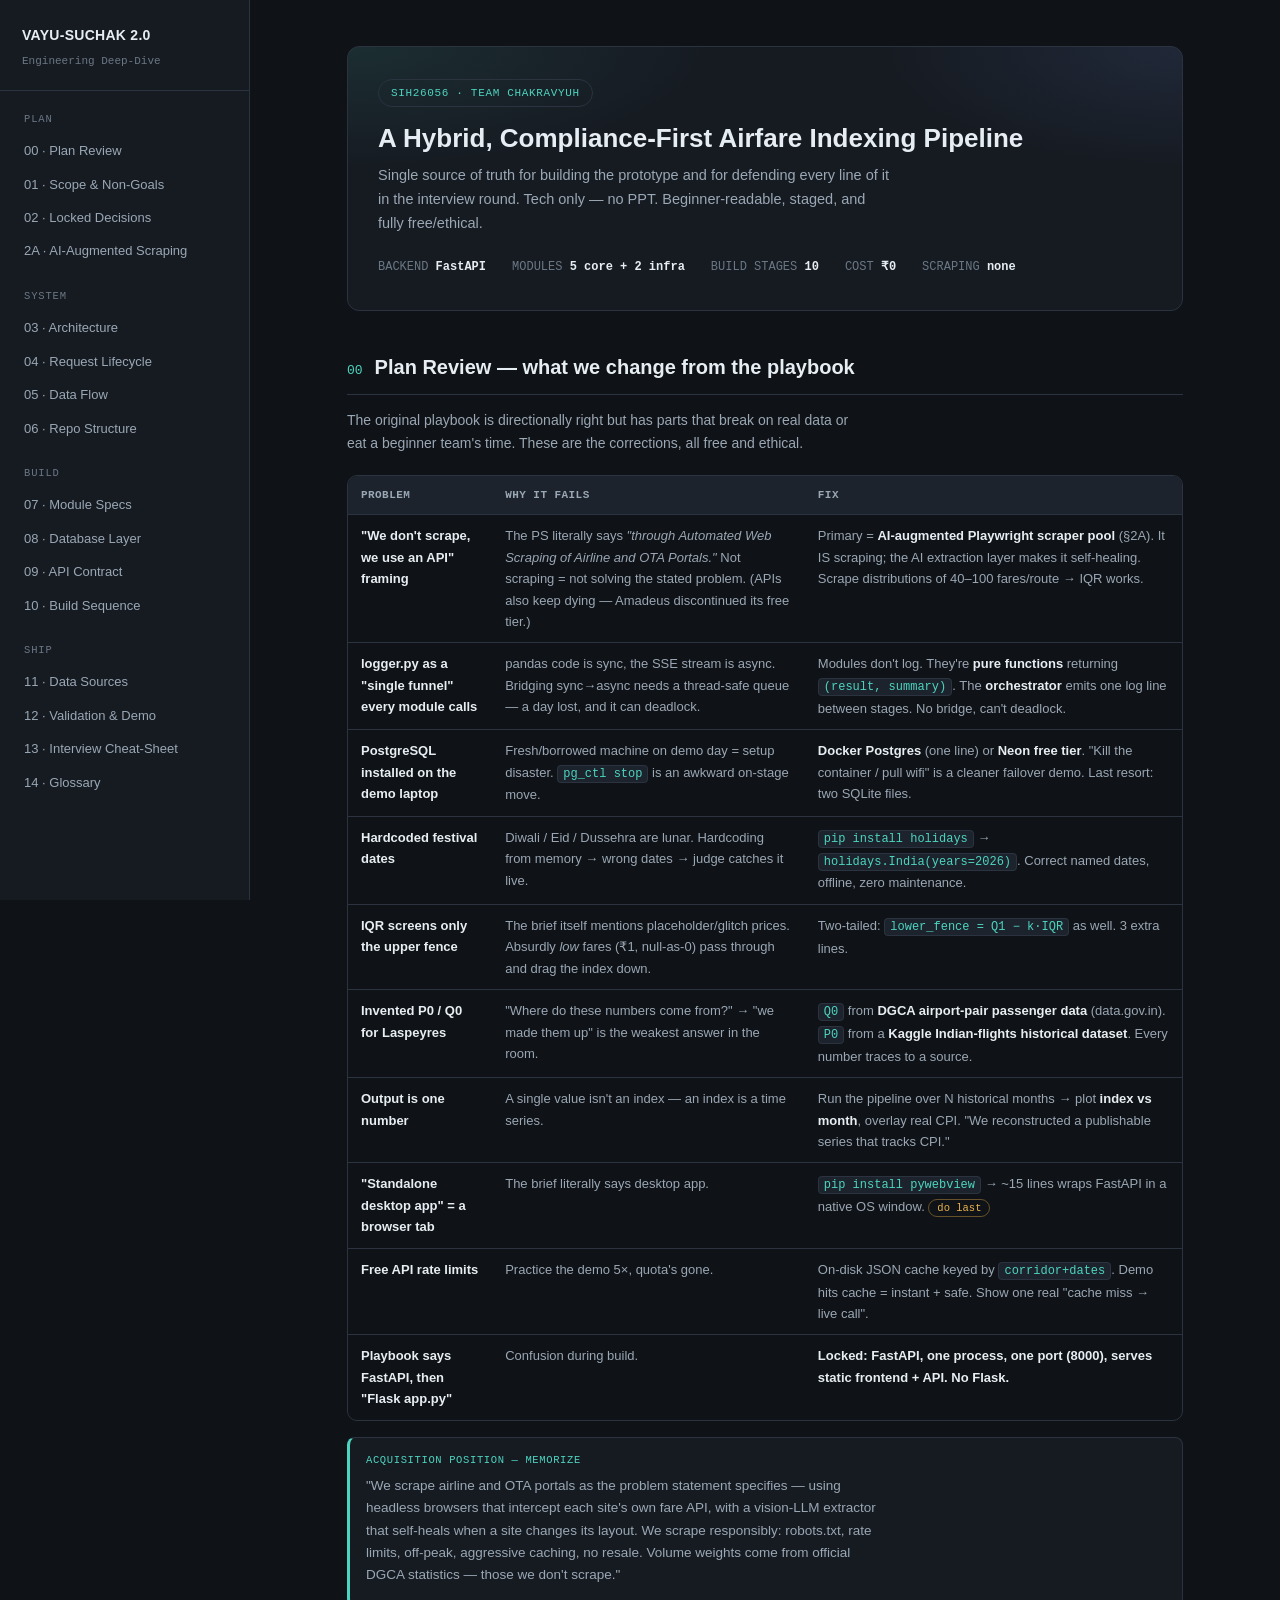
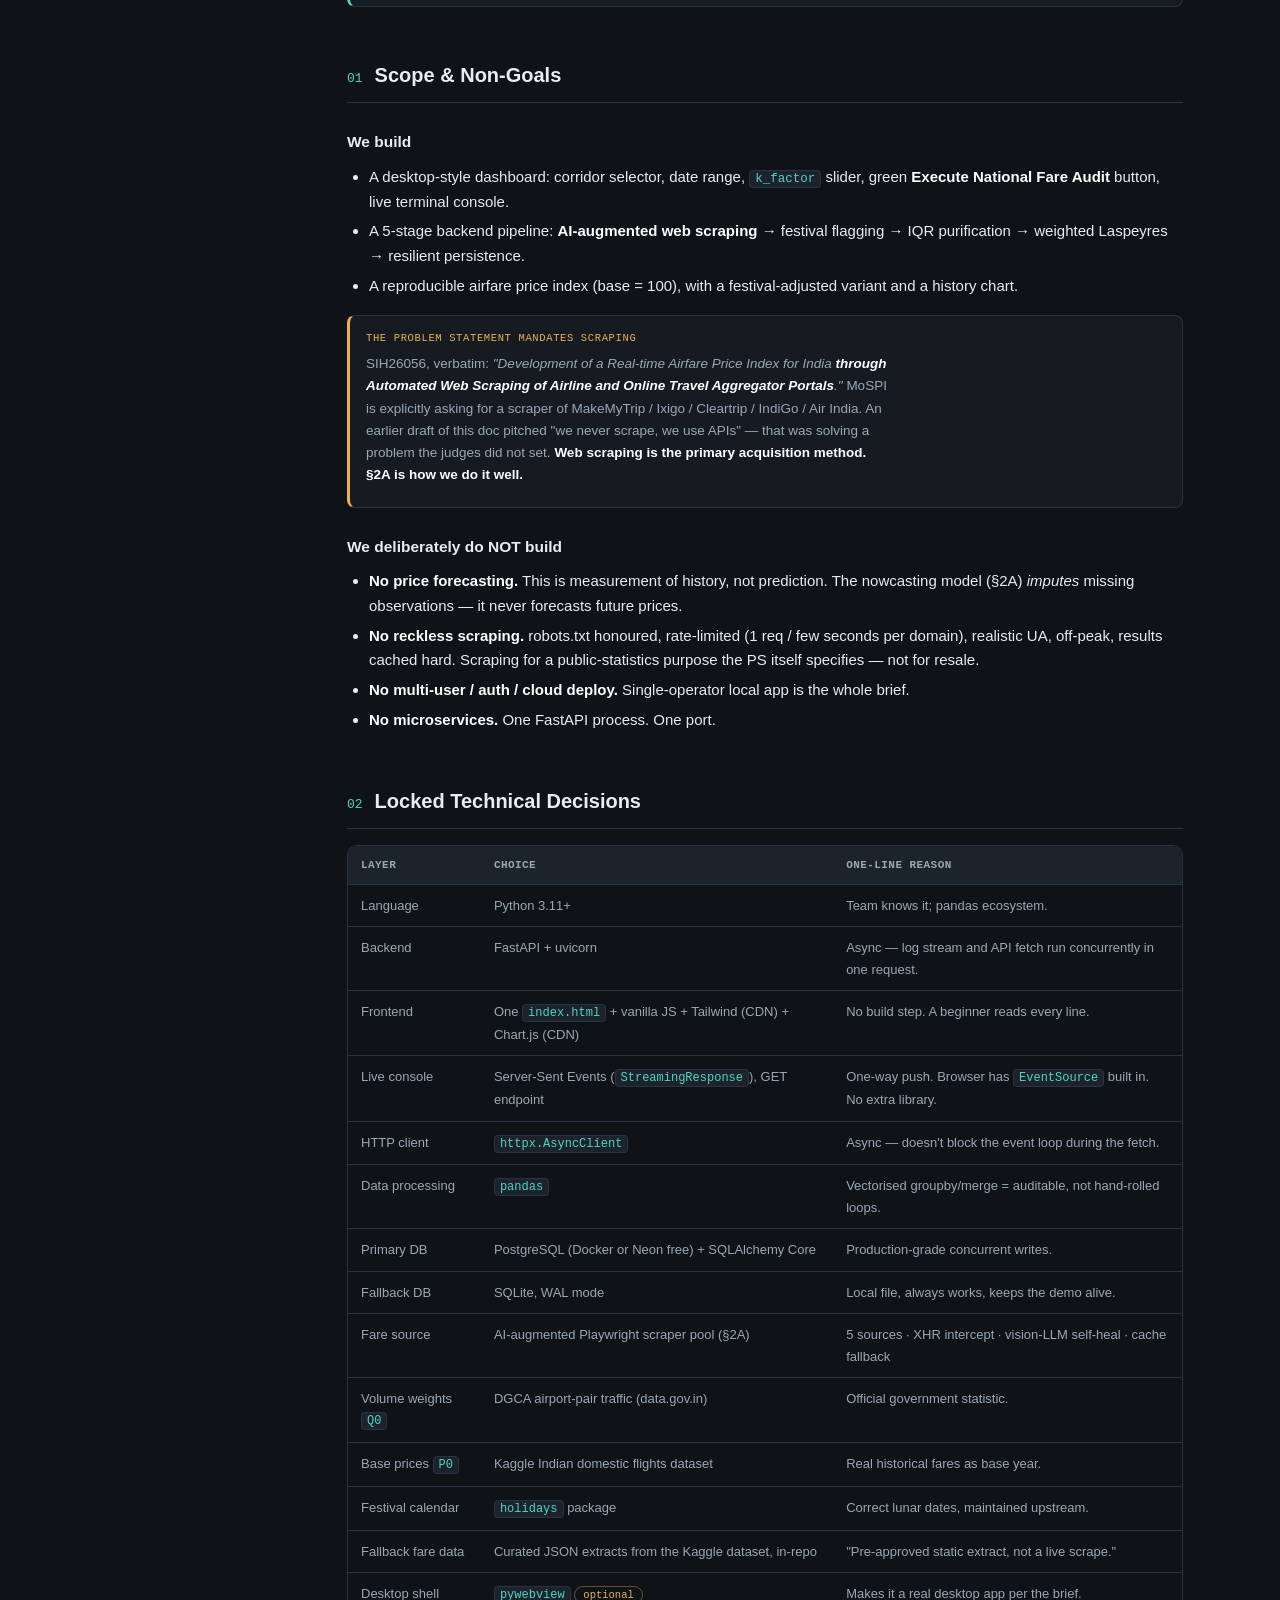
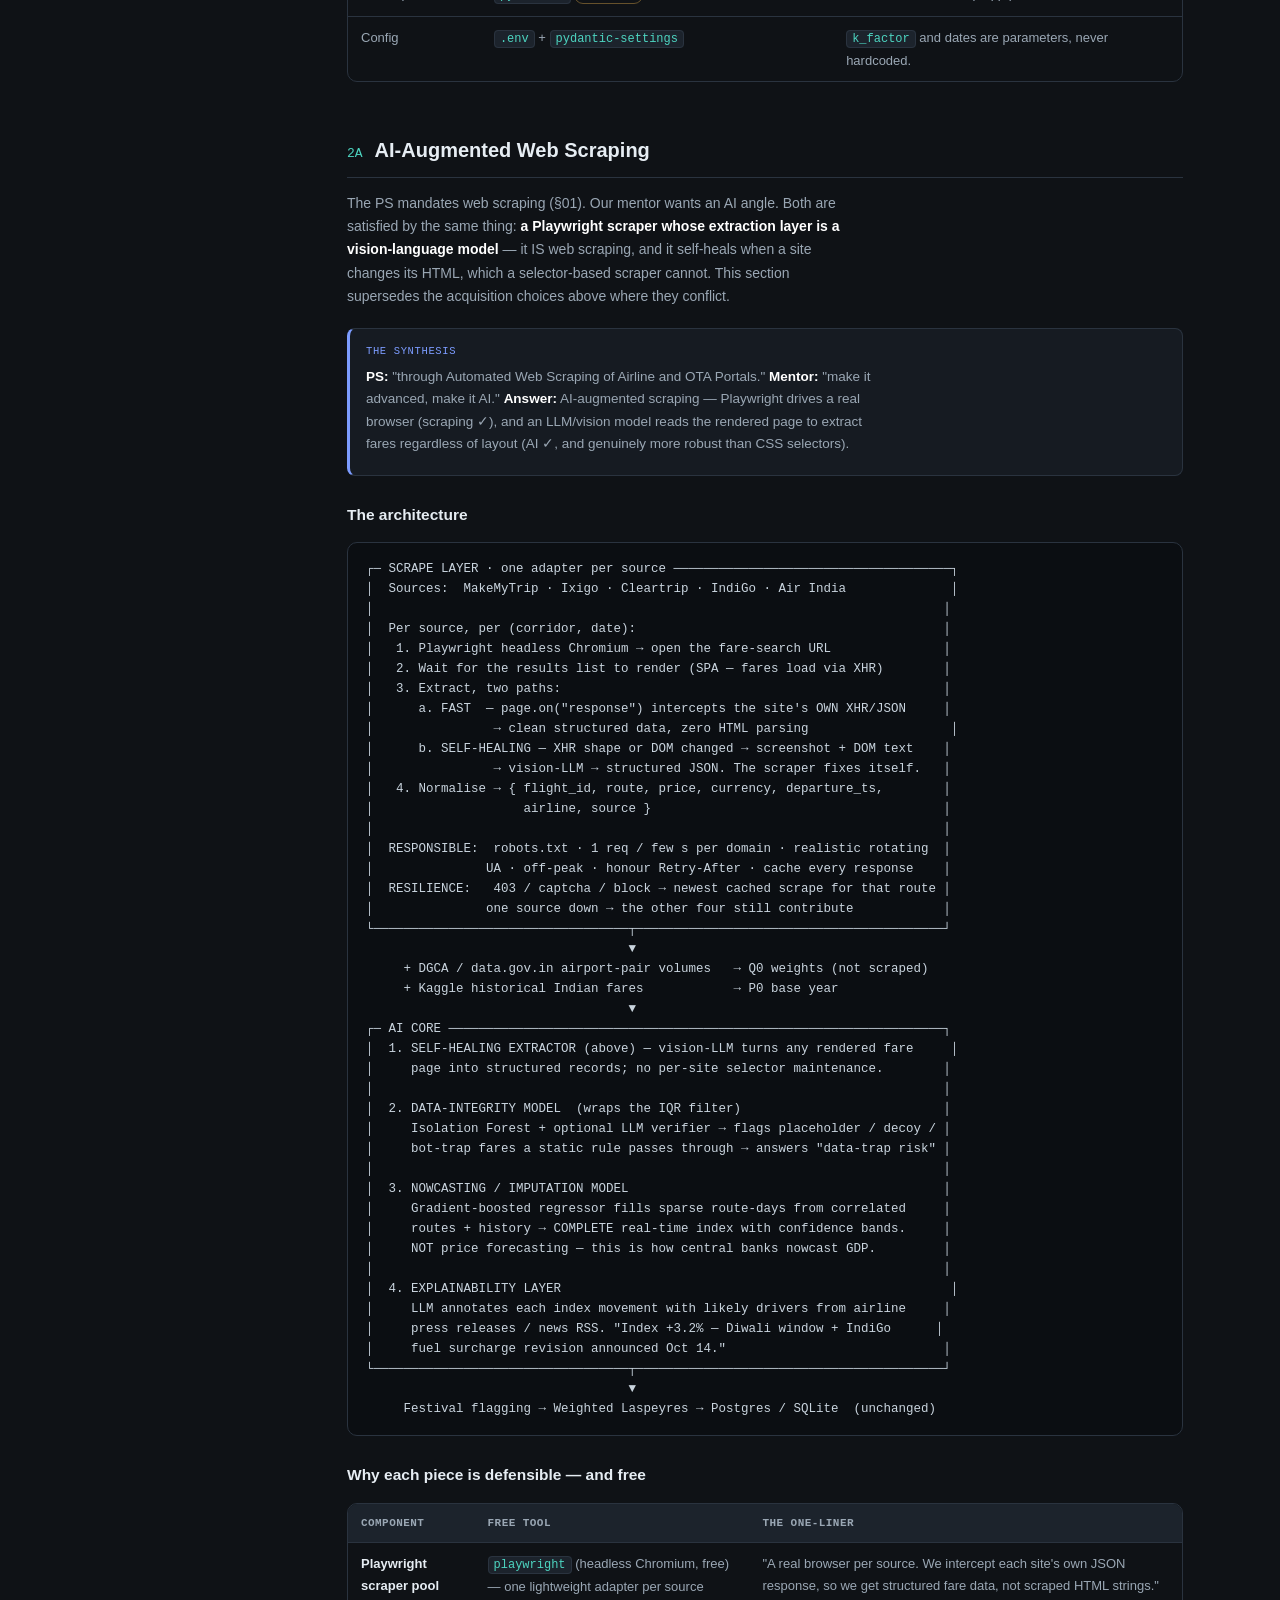
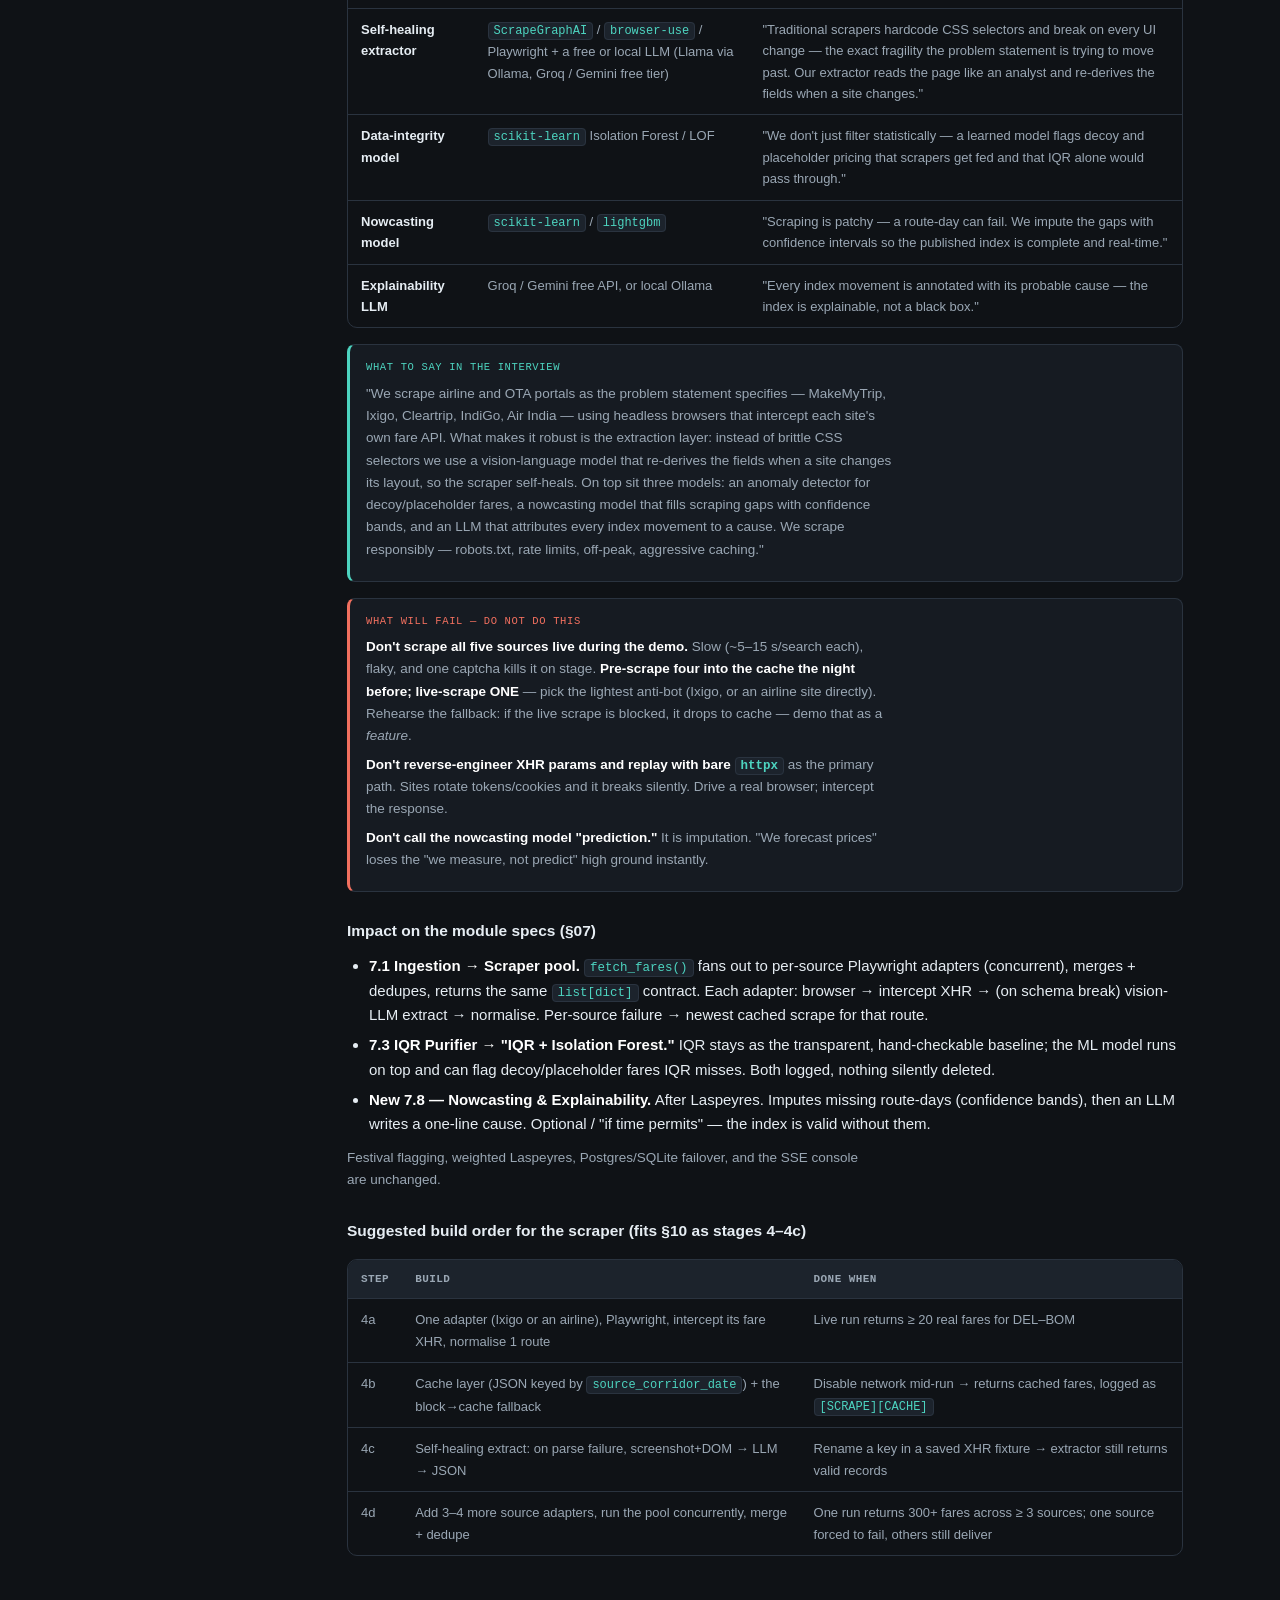
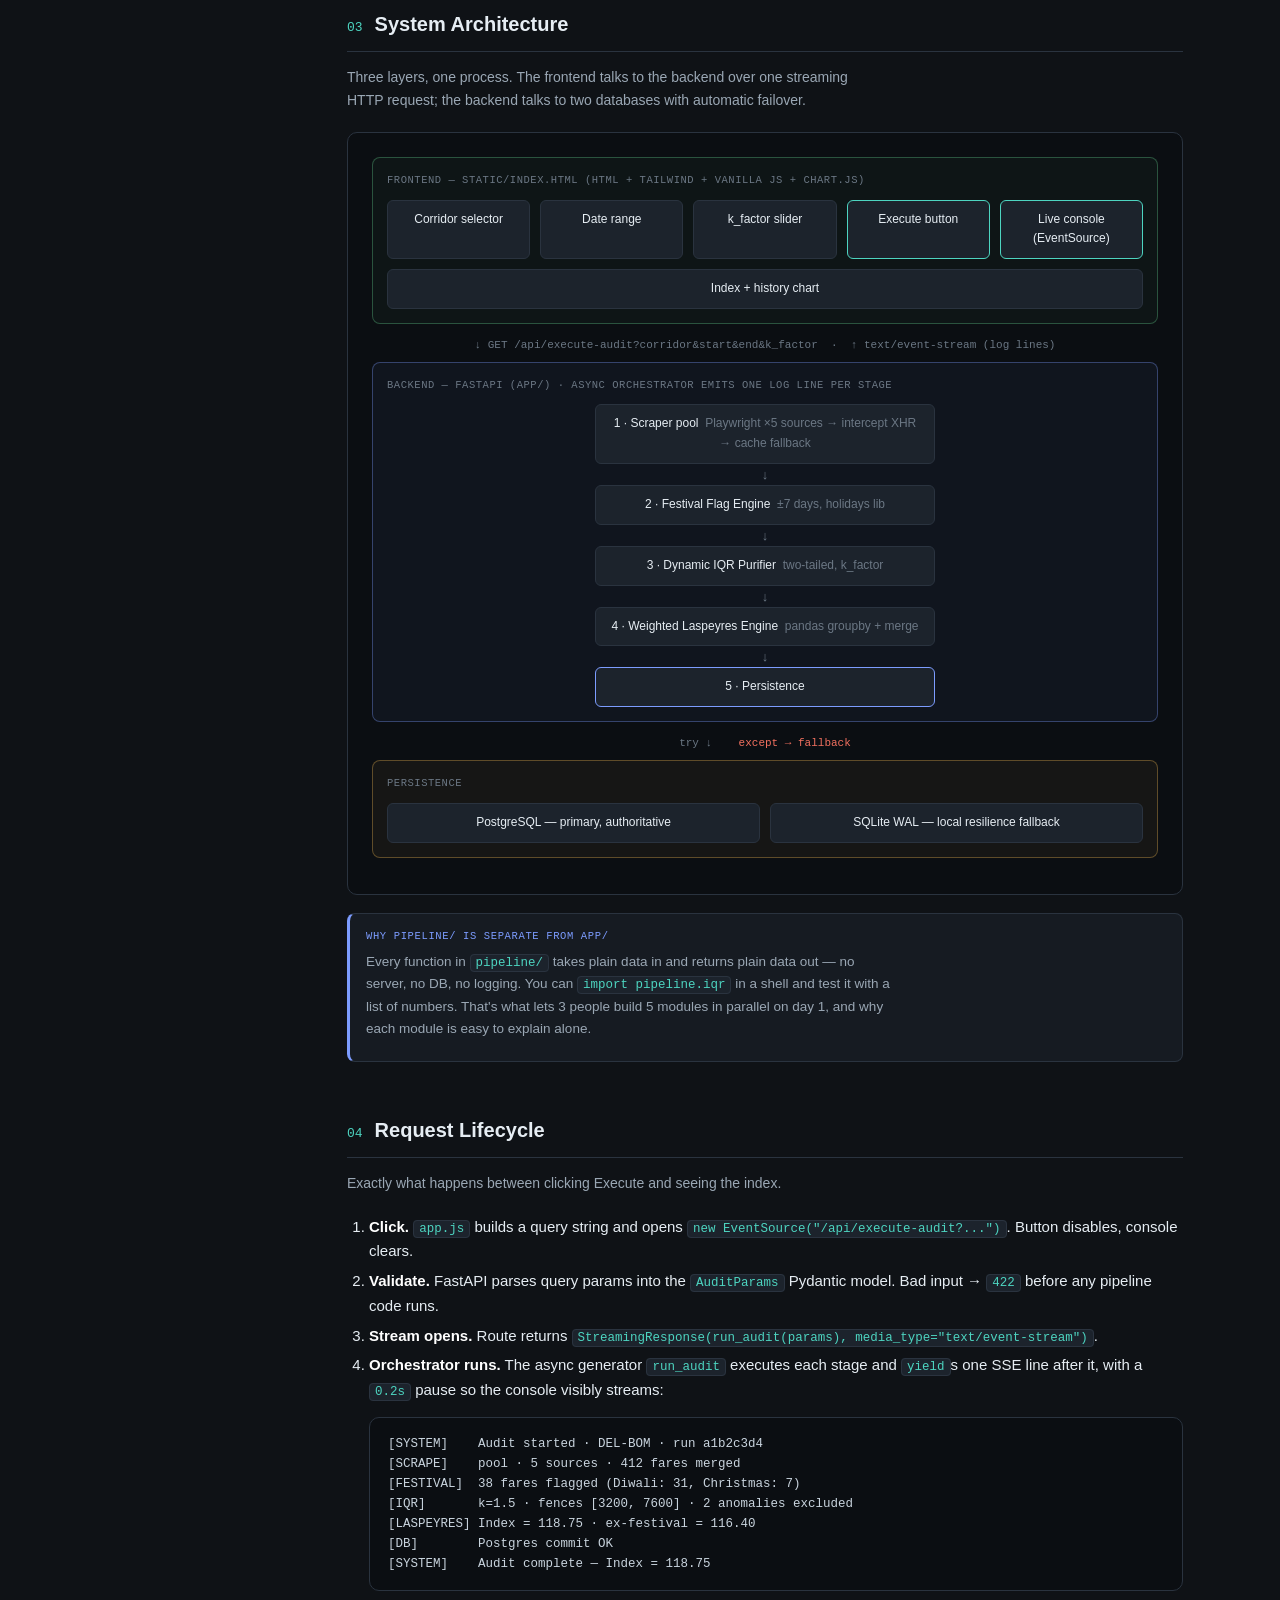
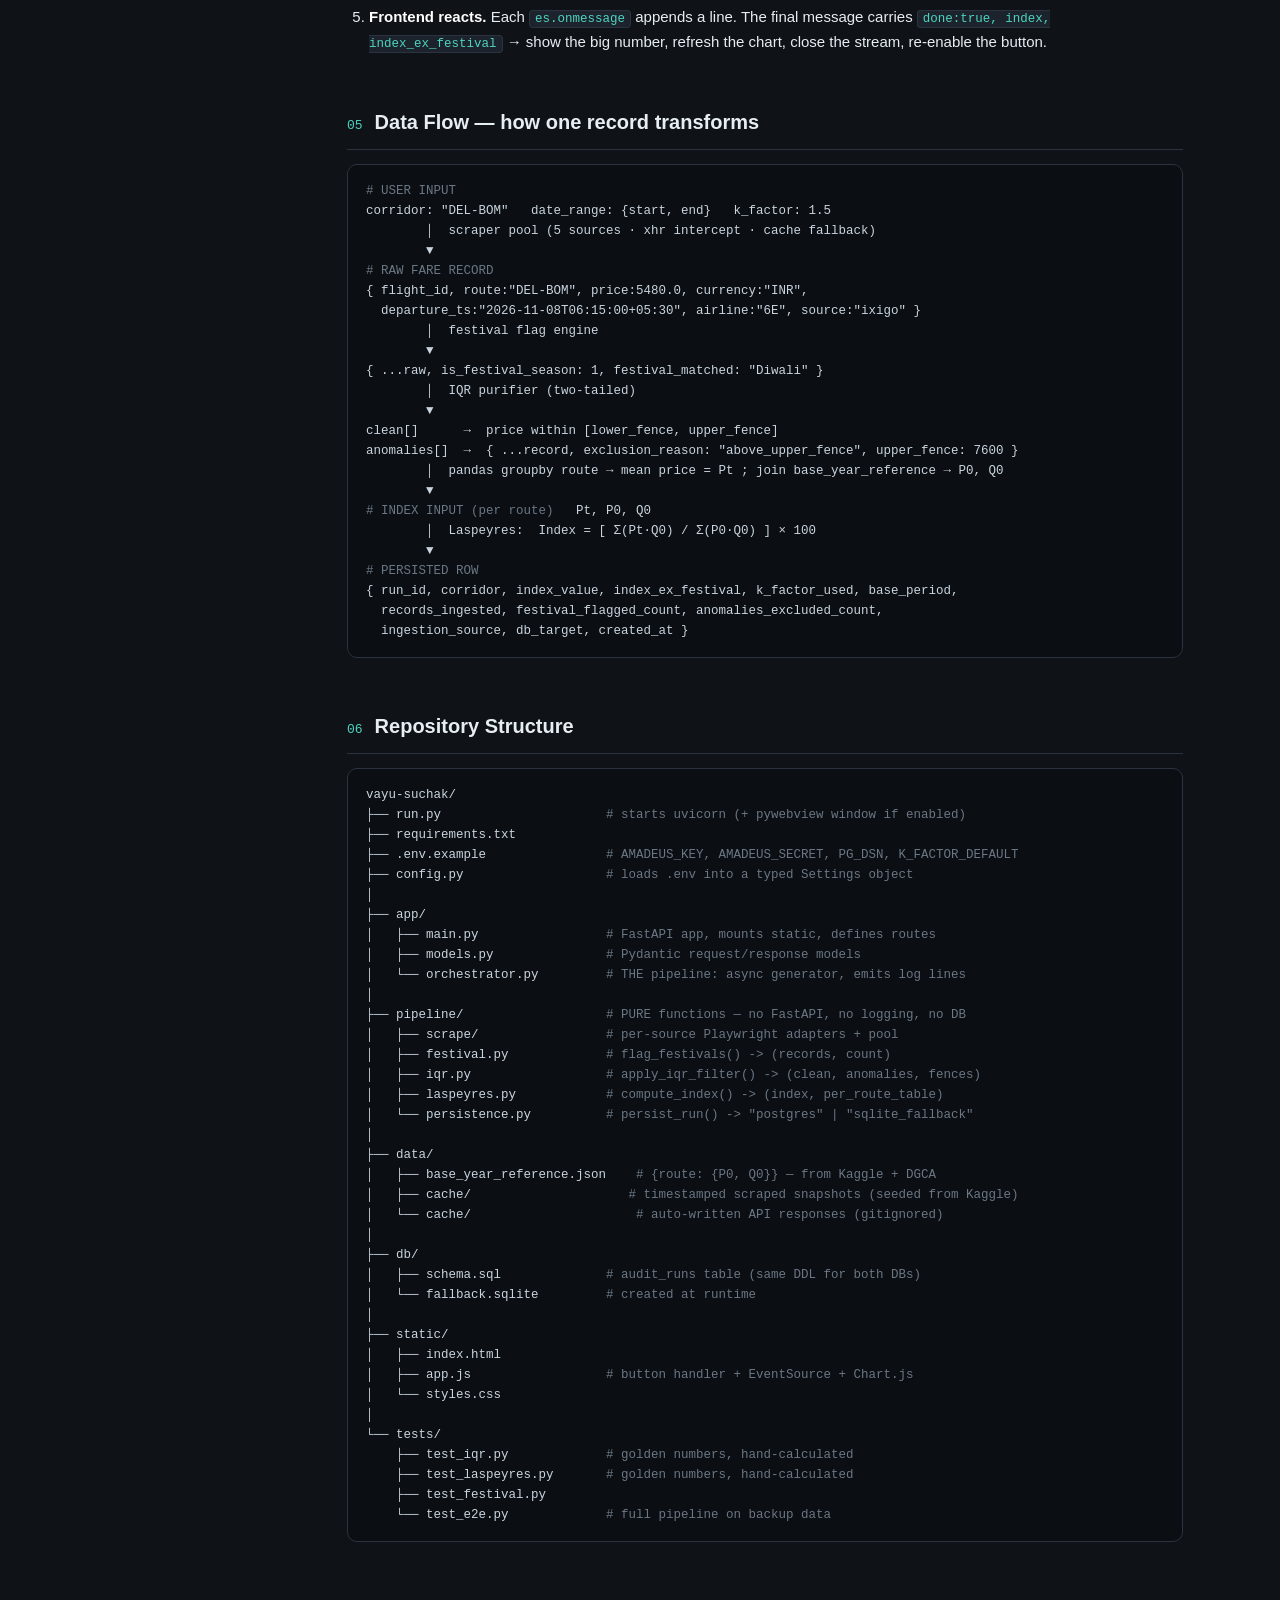
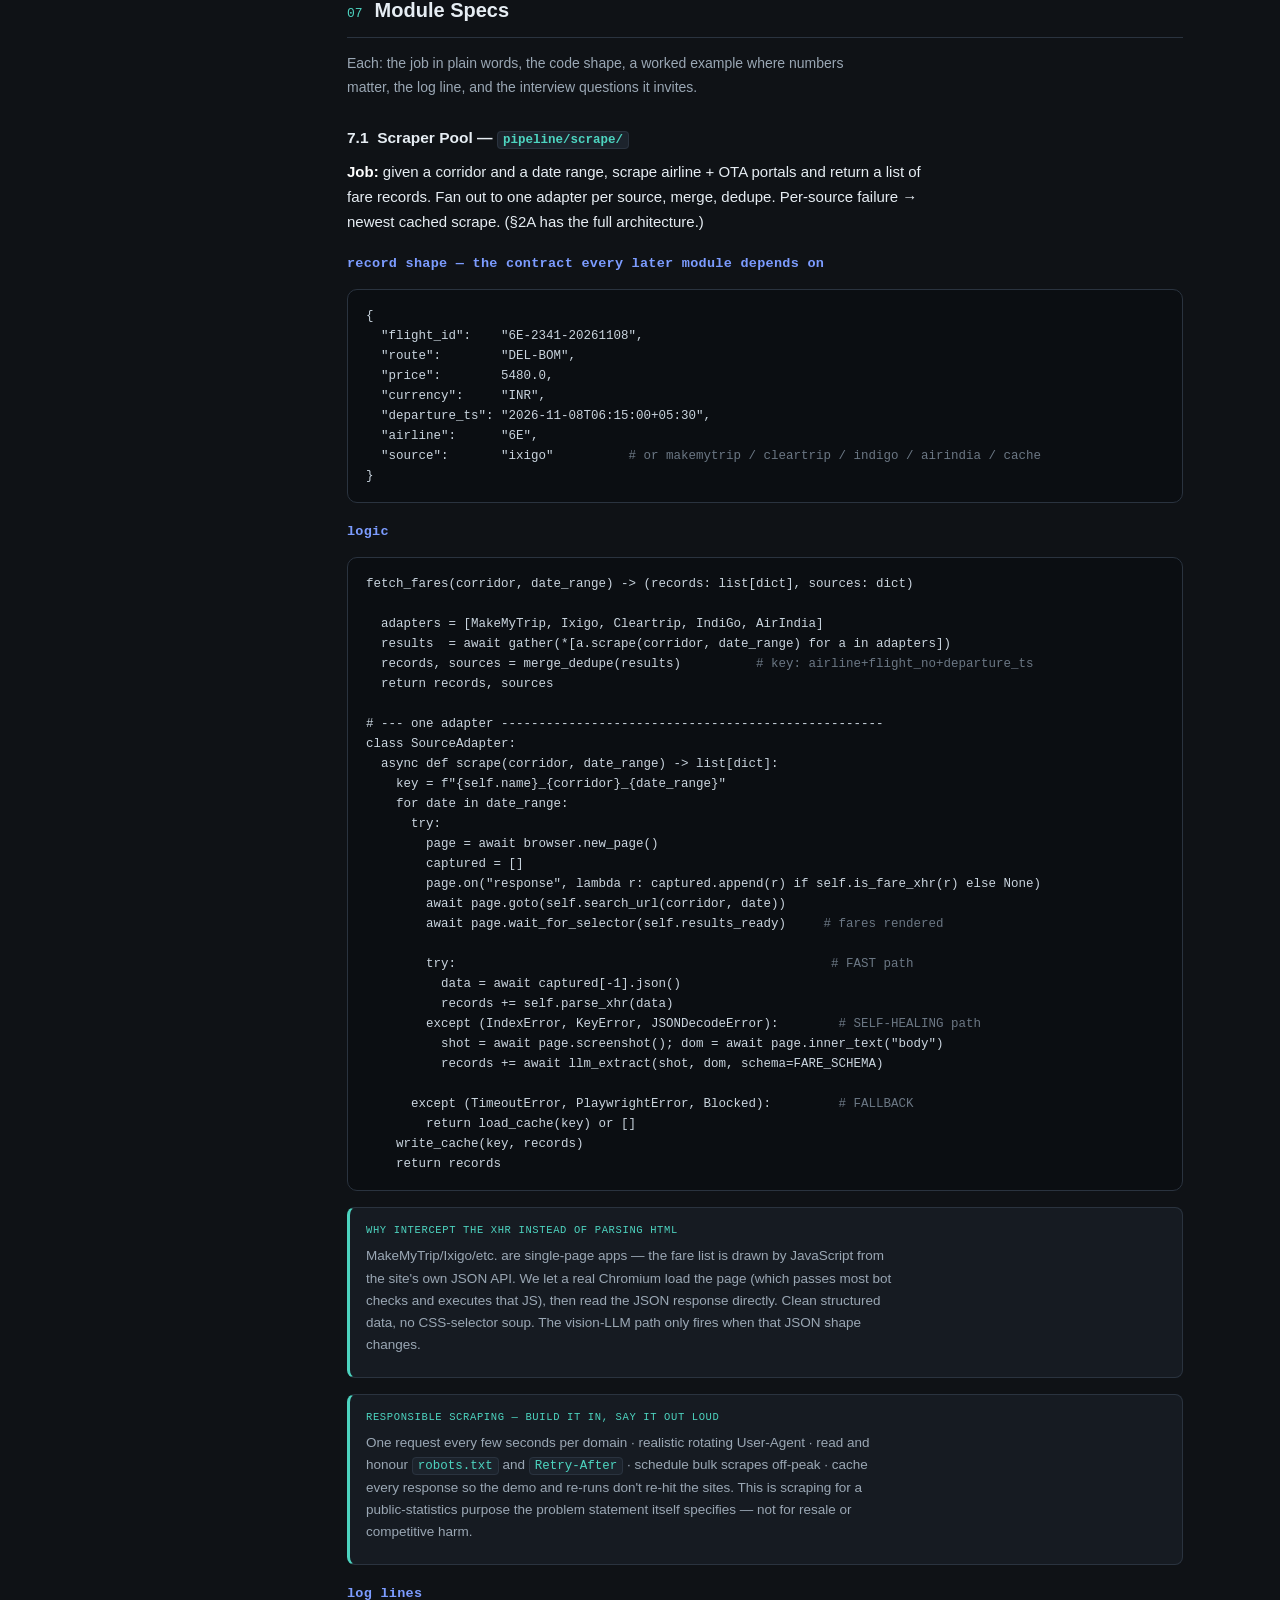
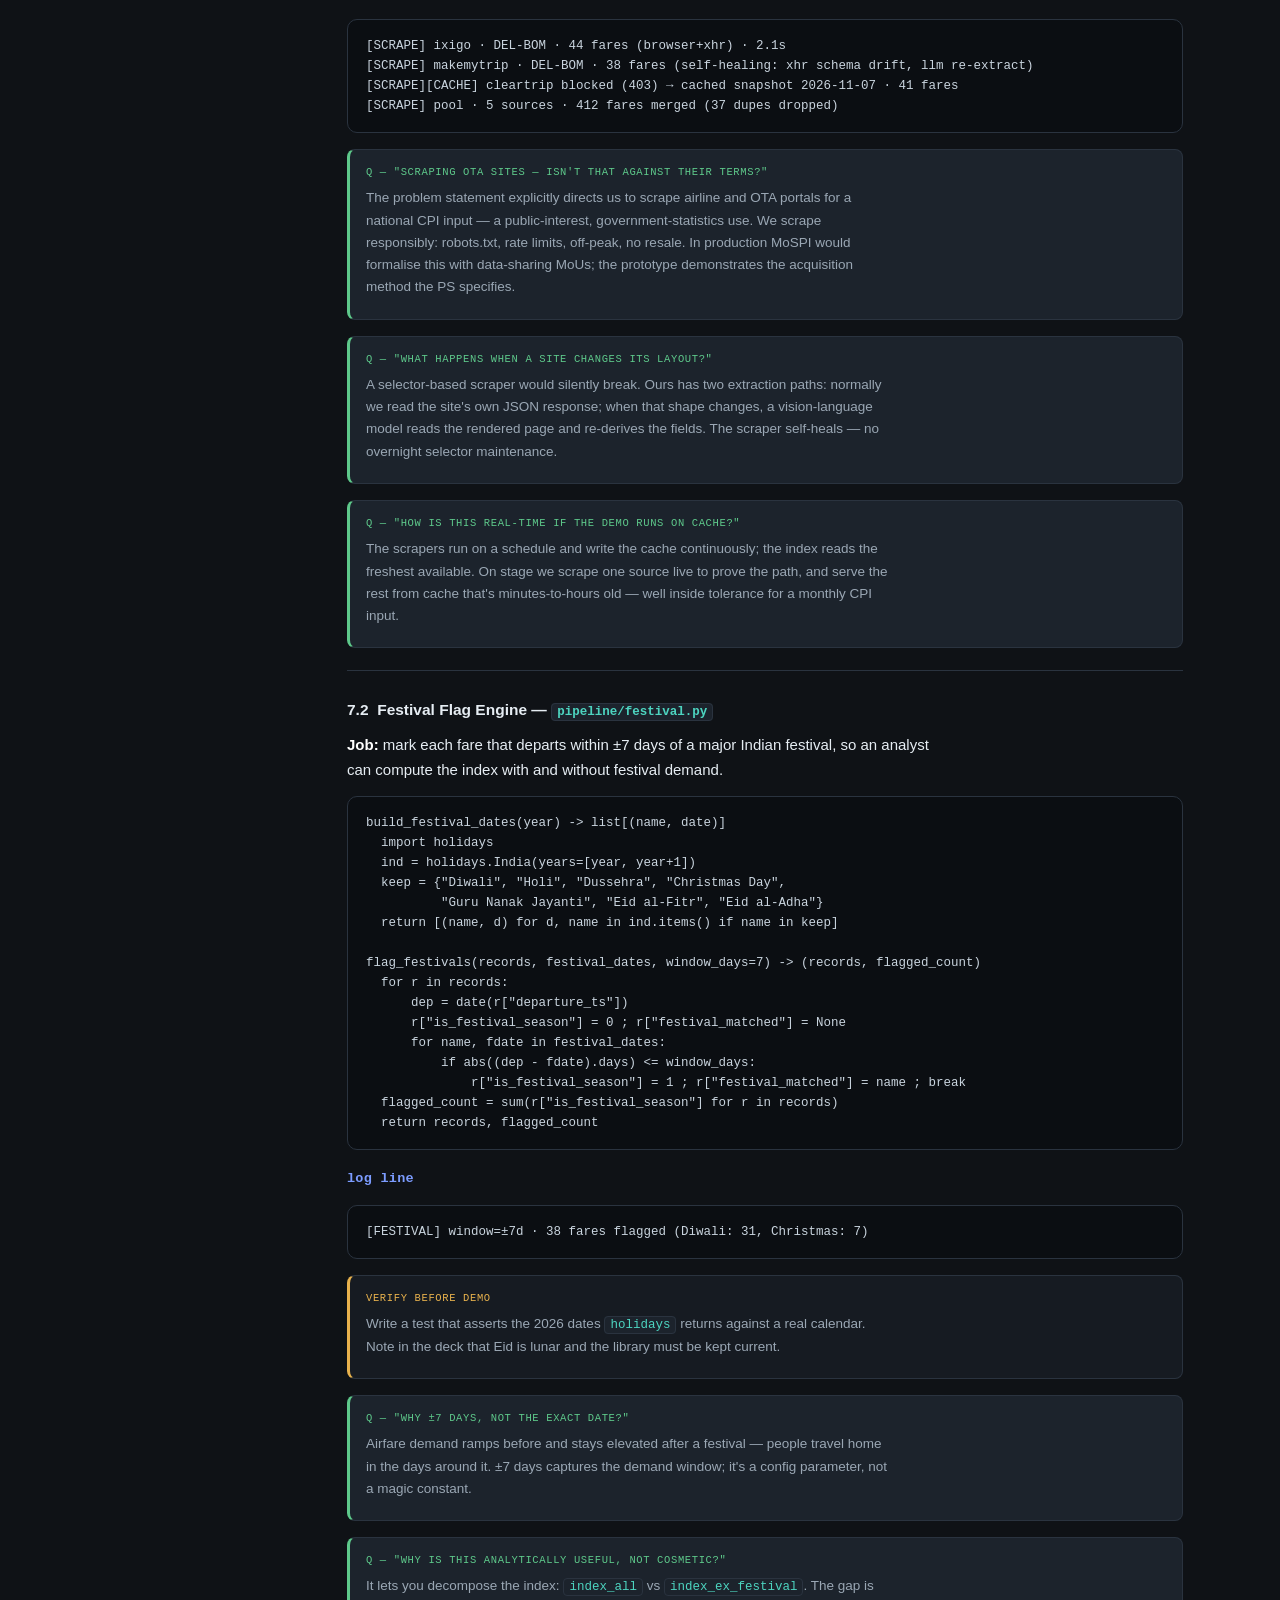
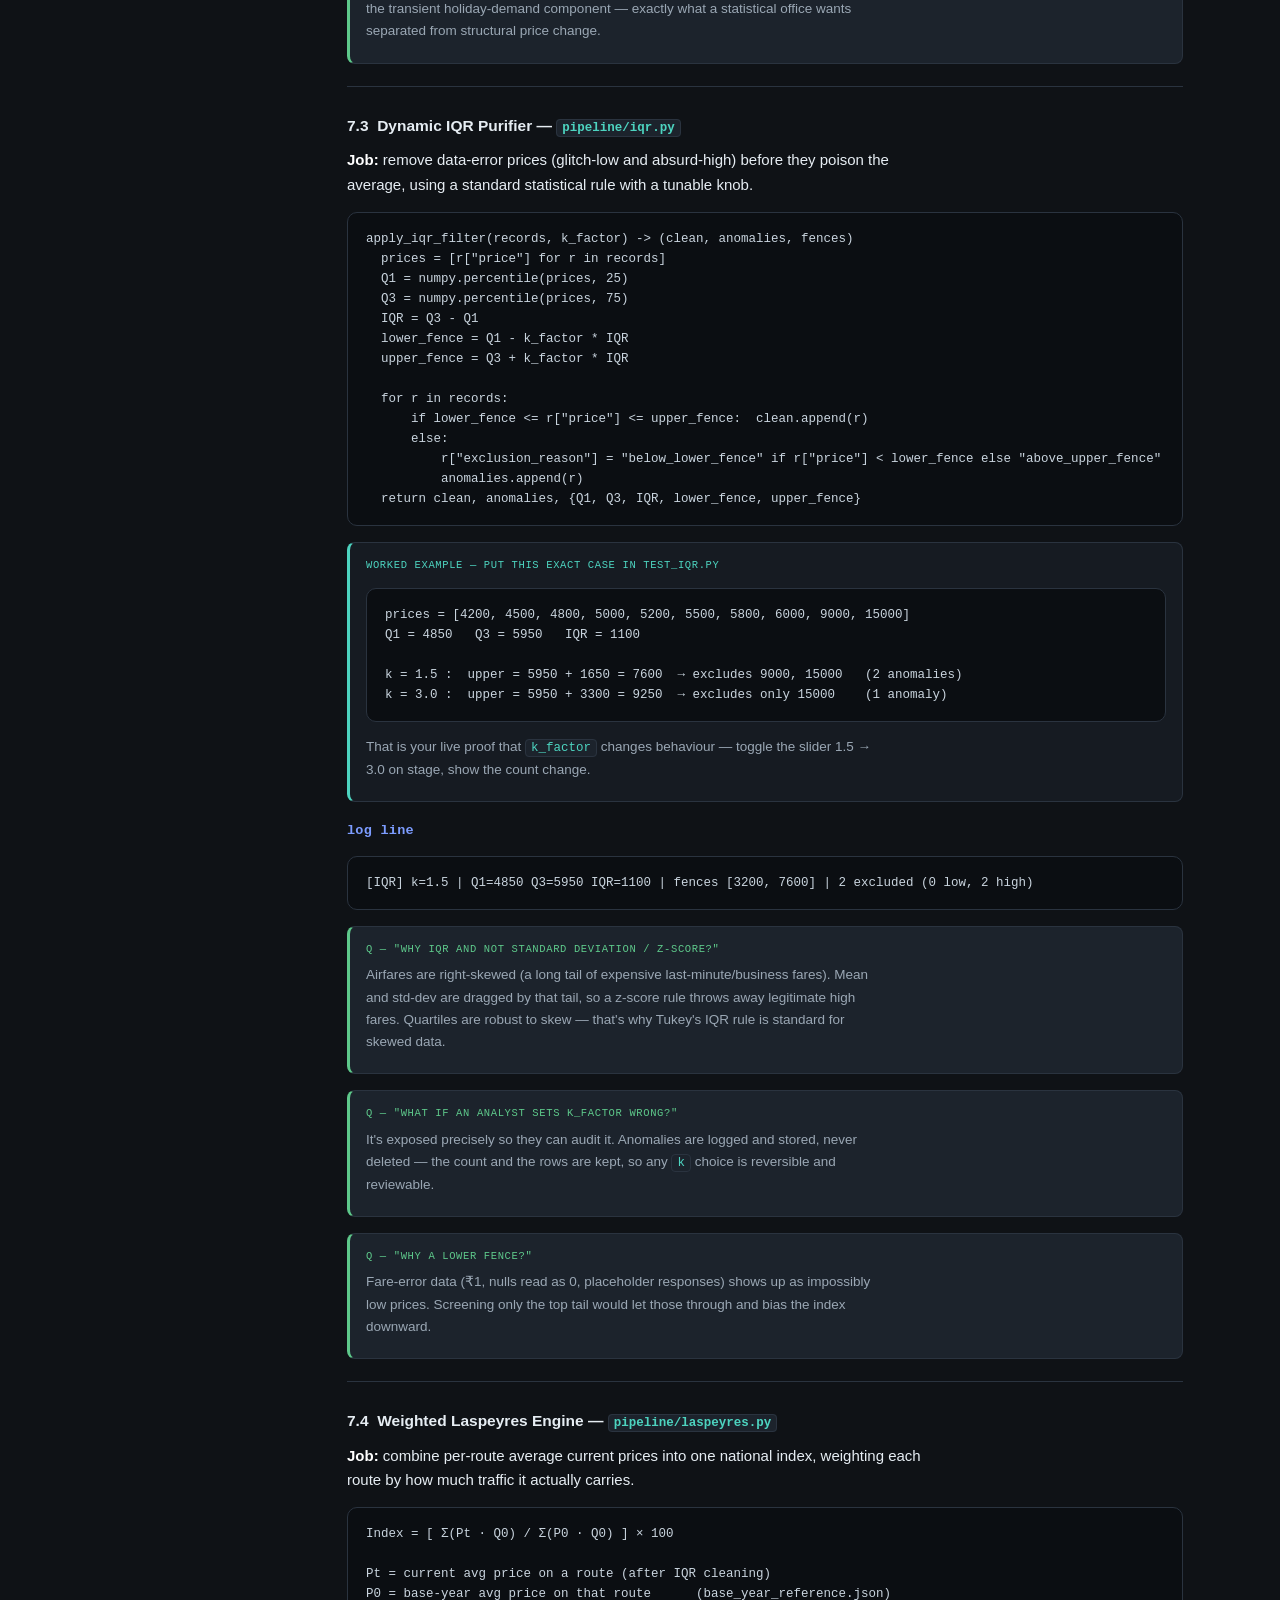
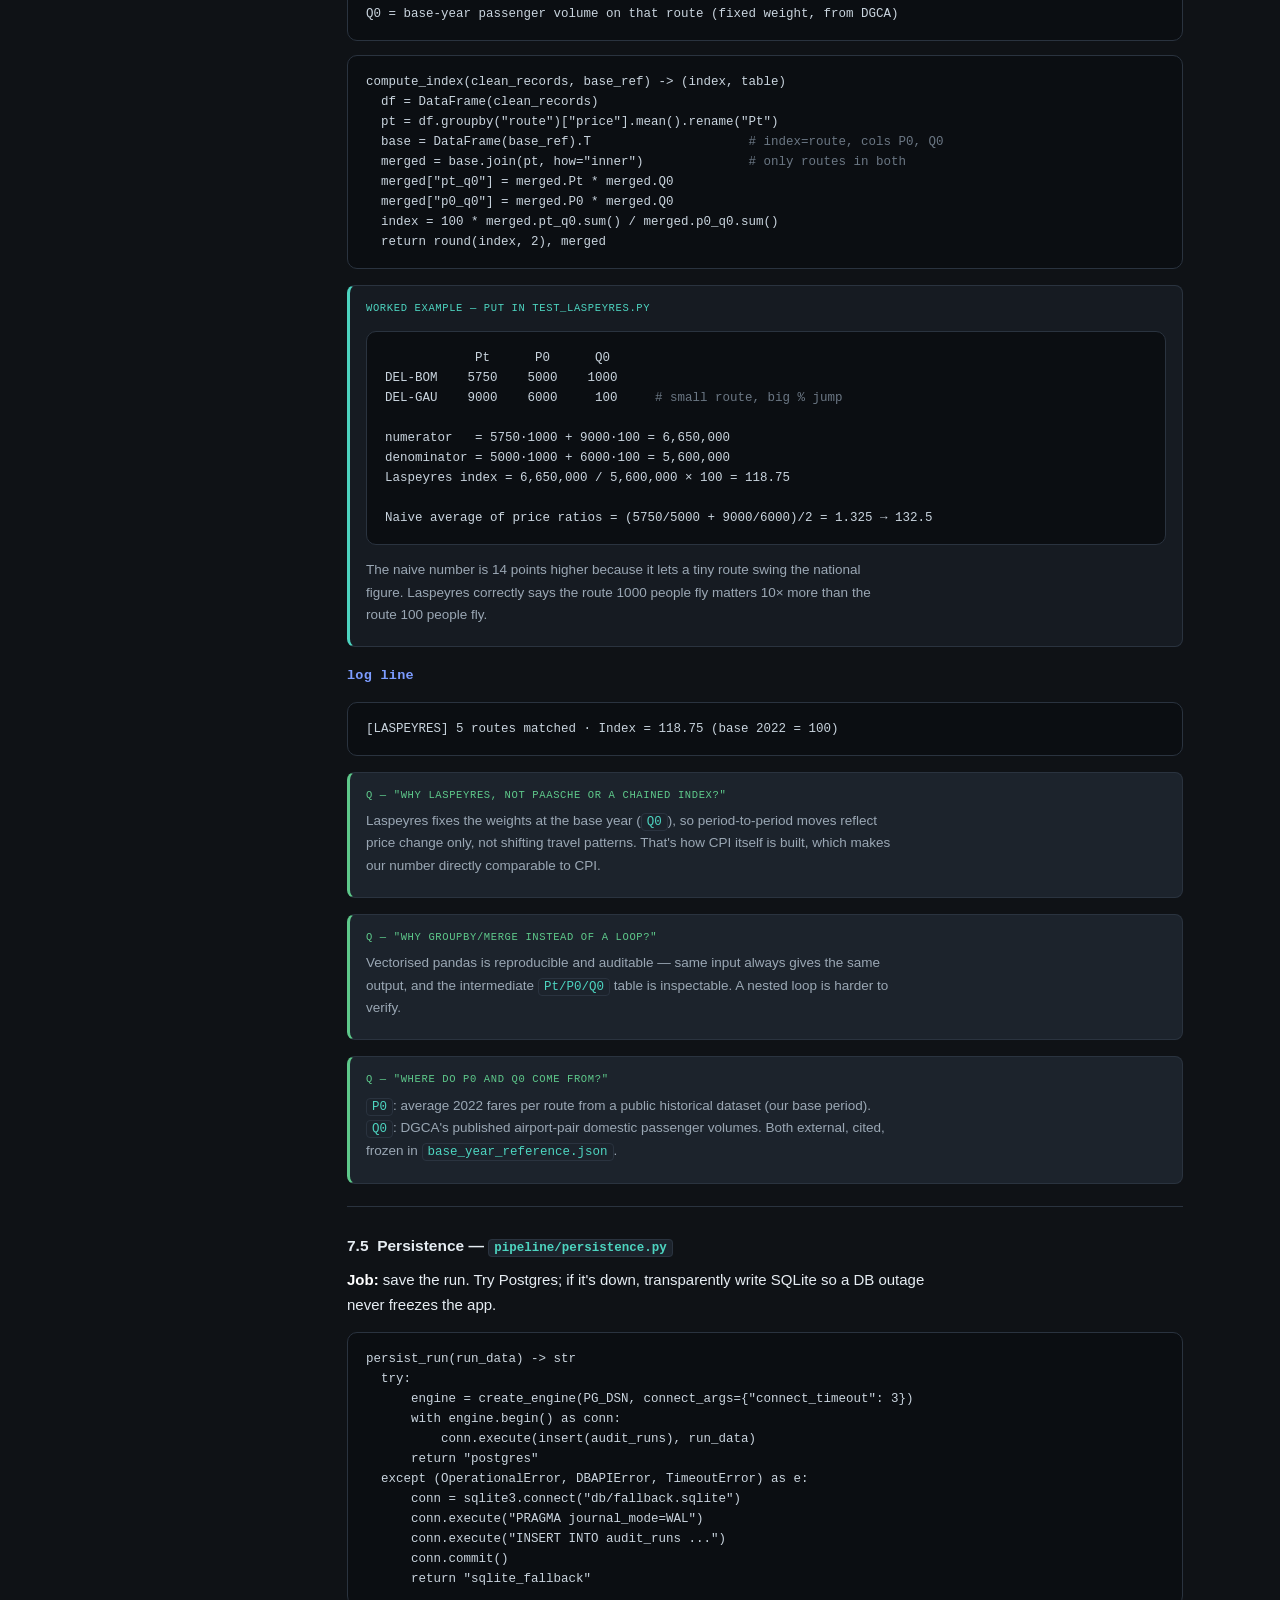
<file: docs/reference/vayu-suchak-engineering-deepdive.html>
<!DOCTYPE html>
<html lang="en">
<head>
<meta charset="UTF-8">
<meta name="viewport" content="width=device-width, initial-scale=1.0">
<title>VAYU-SUCHAK 2.0 — Engineering Deep-Dive</title>
<style>
  :root{
    --bg:#0f1216;
    --surface:#161b22;
    --surface-2:#1c232c;
    --line:#2a333f;
    --text:#e6edf3;
    --text-dim:#9aa7b4;
    --text-mute:#6b7784;
    --accent:#4dd4c0;
    --accent-2:#7c9cff;
    --amber:#e8b24d;
    --red:#f2705f;
    --green:#5ec98b;
    --mono:'SF Mono',ui-monospace,'JetBrains Mono','Cascadia Code',Menlo,Consolas,monospace;
    --sans:-apple-system,BlinkMacSystemFont,'Segoe UI',Roboto,Helvetica,Arial,sans-serif;
    --sidebar-w:250px;
  }
  *{box-sizing:border-box;margin:0;padding:0;}
  html{scroll-behavior:smooth;}
  body{
    background:var(--bg);
    color:var(--text);
    font-family:var(--sans);
    font-size:15px;
    line-height:1.65;
    -webkit-font-smoothing:antialiased;
  }
  a{color:var(--accent);text-decoration:none;}
  a:hover{text-decoration:underline;}

  /* ---------- LAYOUT ---------- */
  .layout{display:flex;min-height:100vh;}
  .sidebar{
    width:var(--sidebar-w);
    flex-shrink:0;
    background:var(--surface);
    border-right:1px solid var(--line);
    position:sticky;
    top:0;
    height:100vh;
    overflow-y:auto;
    padding:24px 0;
  }
  .sidebar .brand{
    padding:0 22px 18px;
    border-bottom:1px solid var(--line);
    margin-bottom:12px;
  }
  .sidebar .brand h1{
    font-size:14px;letter-spacing:.02em;font-weight:700;
  }
  .sidebar .brand span{
    font-family:var(--mono);font-size:11px;color:var(--text-mute);
  }
  .sidebar nav a{
    display:block;
    padding:6px 22px;
    font-size:13px;
    color:var(--text-dim);
    border-left:2px solid transparent;
  }
  .sidebar nav a:hover{color:var(--text);background:var(--surface-2);text-decoration:none;}
  .sidebar nav a.group{
    margin-top:14px;font-family:var(--mono);font-size:10.5px;letter-spacing:.08em;
    color:var(--text-mute);text-transform:uppercase;pointer-events:none;
  }
  .content{
    flex:1;
    max-width:940px;
    margin:0 auto;
    padding:46px 52px 120px;
    min-width:0;
  }

  /* ---------- HERO ---------- */
  .hero{
    border:1px solid var(--line);
    border-radius:12px;
    background:
      radial-gradient(600px 200px at 0% 0%, rgba(77,212,192,.10), transparent 60%),
      radial-gradient(500px 200px at 100% 0%, rgba(124,156,255,.10), transparent 60%),
      var(--surface);
    padding:32px 30px;
    margin-bottom:40px;
  }
  .hero .tag{
    font-family:var(--mono);font-size:11px;letter-spacing:.06em;color:var(--accent);
    border:1px solid var(--line);border-radius:20px;padding:4px 12px;display:inline-block;margin-bottom:16px;
  }
  .hero h2{font-size:26px;line-height:1.2;margin-bottom:10px;font-weight:700;}
  .hero p{color:var(--text-dim);max-width:64ch;font-size:14.5px;}
  .hero .meta{
    display:flex;gap:26px;flex-wrap:wrap;margin-top:22px;
    font-family:var(--mono);font-size:12px;color:var(--text-mute);
  }
  .hero .meta b{color:var(--text);font-weight:600;}

  /* ---------- SECTIONS ---------- */
  section{margin-bottom:52px;scroll-margin-top:24px;}
  .sec-head{display:flex;align-items:baseline;gap:12px;margin-bottom:8px;border-bottom:1px solid var(--line);padding-bottom:10px;}
  .sec-head .num{font-family:var(--mono);font-size:13px;color:var(--accent);}
  .sec-head h3{font-size:20px;font-weight:700;}
  .sec-intro{color:var(--text-dim);font-size:14px;margin:14px 0 20px;max-width:66ch;}
  h4{font-size:15.5px;margin:26px 0 10px;font-weight:650;color:var(--text);}
  h5{font-size:13.5px;margin:18px 0 6px;font-family:var(--mono);color:var(--accent-2);letter-spacing:.02em;}
  p{margin:10px 0;color:var(--text);max-width:70ch;}
  p.dim{color:var(--text-dim);font-size:13.5px;}
  ul,ol{margin:10px 0 10px 22px;color:var(--text);}
  li{margin:5px 0;}
  strong{color:#fff;font-weight:650;}

  /* ---------- TABLES ---------- */
  .twrap{overflow-x:auto;margin:16px 0;border:1px solid var(--line);border-radius:10px;}
  table{width:100%;border-collapse:collapse;font-size:13px;min-width:520px;}
  th{
    background:var(--surface-2);text-align:left;padding:10px 13px;
    font-family:var(--mono);font-size:11px;letter-spacing:.04em;color:var(--text-dim);
    text-transform:uppercase;border-bottom:1px solid var(--line);
  }
  td{padding:10px 13px;border-bottom:1px solid var(--line);vertical-align:top;color:var(--text-dim);}
  tr:last-child td{border-bottom:none;}
  td strong{color:var(--text);}
  td code{font-size:12px;}

  /* ---------- CODE ---------- */
  pre{
    background:#0b0e12;
    border:1px solid var(--line);
    border-radius:10px;
    padding:16px 18px;
    overflow-x:auto;
    font-family:var(--mono);
    font-size:12.5px;
    line-height:1.6;
    color:#c9d4de;
    margin:14px 0;
  }
  code{
    font-family:var(--mono);
    background:var(--surface-2);
    border:1px solid var(--line);
    border-radius:4px;
    padding:1px 5px;
    font-size:12.5px;
    color:var(--accent);
  }
  pre code{background:none;border:none;padding:0;color:inherit;font-size:inherit;}
  .cmt{color:var(--text-mute);}

  /* ---------- CALLOUTS ---------- */
  .box{
    border:1px solid var(--line);
    border-left:3px solid var(--accent);
    border-radius:8px;
    background:var(--surface);
    padding:14px 16px;
    margin:16px 0;
    font-size:13.5px;
  }
  .box .label{
    font-family:var(--mono);font-size:10.5px;letter-spacing:.06em;text-transform:uppercase;
    color:var(--accent);display:block;margin-bottom:6px;
  }
  .box.why{border-left-color:var(--accent-2);}
  .box.why .label{color:var(--accent-2);}
  .box.warn{border-left-color:var(--amber);}
  .box.warn .label{color:var(--amber);}
  .box.danger{border-left-color:var(--red);}
  .box.danger .label{color:var(--red);}
  .box.qa{border-left-color:var(--green);background:var(--surface-2);}
  .box.qa .label{color:var(--green);}
  .box p{margin:6px 0;color:var(--text-dim);font-size:13.5px;}
  .box p:first-of-type{margin-top:0;}

  /* ---------- DIAGRAM ---------- */
  .diagram{
    background:#0b0e12;border:1px solid var(--line);border-radius:10px;
    padding:24px;margin:18px 0;overflow-x:auto;
  }
  .layer{
    border:1px solid var(--line);border-radius:8px;padding:14px;margin-bottom:12px;
  }
  .layer.fe{border-color:rgba(94,201,139,.35);background:rgba(94,201,139,.04);}
  .layer.be{border-color:rgba(124,156,255,.35);background:rgba(124,156,255,.05);}
  .layer.db{border-color:rgba(232,178,77,.35);background:rgba(232,178,77,.05);}
  .layer .lt{font-family:var(--mono);font-size:10.5px;color:var(--text-mute);letter-spacing:.05em;margin-bottom:10px;text-transform:uppercase;}
  .row{display:flex;gap:10px;flex-wrap:wrap;}
  .node{
    flex:1;min-width:120px;background:var(--surface-2);border:1px solid var(--line);border-radius:6px;
    padding:9px 11px;font-size:12px;text-align:center;color:var(--text);
  }
  .node.a{border-color:var(--accent);}
  .node.b{border-color:var(--accent-2);}
  .conn{text-align:center;font-family:var(--mono);font-size:11px;color:var(--text-mute);margin:8px 0;}
  .conn .fb{color:var(--red);}
  .chain{display:flex;flex-direction:column;gap:0;align-items:stretch;}
  .chain .node{margin:0 auto;max-width:340px;width:100%;}
  .chain .ar{text-align:center;color:var(--text-mute);font-size:13px;line-height:1;margin:4px 0;}

  /* ---------- PILLS / MISC ---------- */
  .pill{font-family:var(--mono);font-size:10.5px;padding:2px 8px;border-radius:20px;border:1px solid var(--line);color:var(--text-dim);}
  .pill.ok{color:var(--green);border-color:rgba(94,201,139,.4);}
  .pill.opt{color:var(--amber);border-color:rgba(232,178,77,.4);}
  .checklist{list-style:none;margin-left:0;}
  .checklist li{padding-left:26px;position:relative;margin:7px 0;font-size:13.5px;color:var(--text-dim);}
  .checklist li::before{content:"☐";position:absolute;left:0;color:var(--accent);font-size:14px;}
  hr{border:none;border-top:1px solid var(--line);margin:22px 0;}

  footer{
    border-top:1px solid var(--line);padding-top:20px;margin-top:40px;
    font-family:var(--mono);font-size:11.5px;color:var(--text-mute);
  }

  @media (max-width:900px){
    .sidebar{display:none;}
    .content{padding:32px 20px 80px;}
  }
</style>
</head>
<body>
<div class="layout">

  <aside class="sidebar">
    <div class="brand">
      <h1>VAYU-SUCHAK 2.0</h1>
      <span>Engineering Deep-Dive</span>
    </div>
    <nav>
      <a class="group">Plan</a>
      <a href="#review">00 · Plan Review</a>
      <a href="#scope">01 · Scope &amp; Non-Goals</a>
      <a href="#decisions">02 · Locked Decisions</a>
      <a href="#ai">2A · AI-Augmented Scraping</a>
      <a class="group">System</a>
      <a href="#arch">03 · Architecture</a>
      <a href="#lifecycle">04 · Request Lifecycle</a>
      <a href="#dataflow">05 · Data Flow</a>
      <a href="#repo">06 · Repo Structure</a>
      <a class="group">Build</a>
      <a href="#modules">07 · Module Specs</a>
      <a href="#db">08 · Database Layer</a>
      <a href="#api">09 · API Contract</a>
      <a href="#sequence">10 · Build Sequence</a>
      <a class="group">Ship</a>
      <a href="#data">11 · Data Sources</a>
      <a href="#validation">12 · Validation &amp; Demo</a>
      <a href="#cheatsheet">13 · Interview Cheat-Sheet</a>
      <a href="#glossary">14 · Glossary</a>
    </nav>
  </aside>

  <main class="content">

    <div class="hero">
      <span class="tag">SIH26056 · TEAM CHAKRAVYUH</span>
      <h2>A Hybrid, Compliance-First Airfare Indexing Pipeline</h2>
      <p>Single source of truth for building the prototype and for defending every line of it in the interview round. Tech only — no PPT. Beginner-readable, staged, and fully free/ethical.</p>
      <div class="meta">
        <span>BACKEND <b>FastAPI</b></span>
        <span>MODULES <b>5 core + 2 infra</b></span>
        <span>BUILD STAGES <b>10</b></span>
        <span>COST <b>₹0</b></span>
        <span>SCRAPING <b>none</b></span>
      </div>
    </div>

    <!-- ============ 00 PLAN REVIEW ============ -->
    <section id="review">
      <div class="sec-head"><span class="num">00</span><h3>Plan Review — what we change from the playbook</h3></div>
      <p class="sec-intro">The original playbook is directionally right but has parts that break on real data or eat a beginner team's time. These are the corrections, all free and ethical.</p>

      <div class="twrap"><table>
        <thead><tr><th>Problem</th><th>Why it fails</th><th>Fix</th></tr></thead>
        <tbody>
          <tr>
            <td><strong>"We don't scrape, we use an API" framing</strong></td>
            <td>The PS literally says <em>"through Automated Web Scraping of Airline and OTA Portals."</em> Not scraping = not solving the stated problem. (APIs also keep dying — Amadeus discontinued its free tier.)</td>
            <td>Primary = <strong>AI-augmented Playwright scraper pool</strong> (§2A). It IS scraping; the AI extraction layer makes it self-healing. Scrape distributions of 40–100 fares/route → IQR works.</td>
          </tr>
          <tr>
            <td><strong>logger.py as a "single funnel" every module calls</strong></td>
            <td>pandas code is sync, the SSE stream is async. Bridging sync→async needs a thread-safe queue — a day lost, and it can deadlock.</td>
            <td>Modules don't log. They're <strong>pure functions</strong> returning <code>(result, summary)</code>. The <strong>orchestrator</strong> emits one log line between stages. No bridge, can't deadlock.</td>
          </tr>
          <tr>
            <td><strong>PostgreSQL installed on the demo laptop</strong></td>
            <td>Fresh/borrowed machine on demo day = setup disaster. <code>pg_ctl stop</code> is an awkward on-stage move.</td>
            <td><strong>Docker Postgres</strong> (one line) or <strong>Neon free tier</strong>. "Kill the container / pull wifi" is a cleaner failover demo. Last resort: two SQLite files.</td>
          </tr>
          <tr>
            <td><strong>Hardcoded festival dates</strong></td>
            <td>Diwali / Eid / Dussehra are lunar. Hardcoding from memory → wrong dates → judge catches it live.</td>
            <td><code>pip install holidays</code> → <code>holidays.India(years=2026)</code>. Correct named dates, offline, zero maintenance.</td>
          </tr>
          <tr>
            <td><strong>IQR screens only the upper fence</strong></td>
            <td>The brief itself mentions placeholder/glitch prices. Absurdly <em>low</em> fares (₹1, null-as-0) pass through and drag the index down.</td>
            <td>Two-tailed: <code>lower_fence = Q1 − k·IQR</code> as well. 3 extra lines.</td>
          </tr>
          <tr>
            <td><strong>Invented P0 / Q0 for Laspeyres</strong></td>
            <td>"Where do these numbers come from?" → "we made them up" is the weakest answer in the room.</td>
            <td><code>Q0</code> from <strong>DGCA airport-pair passenger data</strong> (data.gov.in). <code>P0</code> from a <strong>Kaggle Indian-flights historical dataset</strong>. Every number traces to a source.</td>
          </tr>
          <tr>
            <td><strong>Output is one number</strong></td>
            <td>A single value isn't an index — an index is a time series.</td>
            <td>Run the pipeline over N historical months → plot <strong>index vs month</strong>, overlay real CPI. "We reconstructed a publishable series that tracks CPI."</td>
          </tr>
          <tr>
            <td><strong>"Standalone desktop app" = a browser tab</strong></td>
            <td>The brief literally says desktop app.</td>
            <td><code>pip install pywebview</code> → ~15 lines wraps FastAPI in a native OS window. <span class="pill opt">do last</span></td>
          </tr>
          <tr>
            <td><strong>Free API rate limits</strong></td>
            <td>Practice the demo 5×, quota's gone.</td>
            <td>On-disk JSON cache keyed by <code>corridor+dates</code>. Demo hits cache = instant + safe. Show one real "cache miss → live call".</td>
          </tr>
          <tr>
            <td><strong>Playbook says FastAPI, then "Flask app.py"</strong></td>
            <td>Confusion during build.</td>
            <td><strong>Locked: FastAPI, one process, one port (8000), serves static frontend + API. No Flask.</strong></td>
          </tr>
        </tbody>
      </table></div>

      <div class="box"><span class="label">Acquisition position — memorize</span>
        <p>"We scrape airline and OTA portals as the problem statement specifies — using headless browsers that intercept each site's own fare API, with a vision-LLM extractor that self-heals when a site changes its layout. We scrape responsibly: robots.txt, rate limits, off-peak, aggressive caching, no resale. Volume weights come from official DGCA statistics — those we don't scrape."</p>
      </div>
    </section>

    <!-- ============ 01 SCOPE ============ -->
    <section id="scope">
      <div class="sec-head"><span class="num">01</span><h3>Scope &amp; Non-Goals</h3></div>
      <h4>We build</h4>
      <ul>
        <li>A desktop-style dashboard: corridor selector, date range, <code>k_factor</code> slider, green <strong>Execute National Fare Audit</strong> button, live terminal console.</li>
        <li>A 5-stage backend pipeline: <strong>AI-augmented web scraping</strong> → festival flagging → IQR purification → weighted Laspeyres → resilient persistence.</li>
        <li>A reproducible airfare price index (base = 100), with a festival-adjusted variant and a history chart.</li>
      </ul>
      <div class="box warn"><span class="label">the problem statement mandates scraping</span>
        <p>SIH26056, verbatim: <em>"Development of a Real-time Airfare Price Index for India <strong>through Automated Web Scraping of Airline and Online Travel Aggregator Portals</strong>."</em> MoSPI is explicitly asking for a scraper of MakeMyTrip / Ixigo / Cleartrip / IndiGo / Air India. An earlier draft of this doc pitched "we never scrape, we use APIs" — that was solving a problem the judges did not set. <strong>Web scraping is the primary acquisition method. §2A is how we do it well.</strong></p>
      </div>
      <h4>We deliberately do NOT build</h4>
      <ul>
        <li><strong>No price forecasting.</strong> This is measurement of history, not prediction. The nowcasting model (§2A) <em>imputes</em> missing observations — it never forecasts future prices.</li>
        <li><strong>No reckless scraping.</strong> robots.txt honoured, rate-limited (1 req / few seconds per domain), realistic UA, off-peak, results cached hard. Scraping for a public-statistics purpose the PS itself specifies — not for resale.</li>
        <li><strong>No multi-user / auth / cloud deploy.</strong> Single-operator local app is the whole brief.</li>
        <li><strong>No microservices.</strong> One FastAPI process. One port.</li>
      </ul>
    </section>

    <!-- ============ 02 DECISIONS ============ -->
    <section id="decisions">
      <div class="sec-head"><span class="num">02</span><h3>Locked Technical Decisions</h3></div>
      <div class="twrap"><table>
        <thead><tr><th>Layer</th><th>Choice</th><th>One-line reason</th></tr></thead>
        <tbody>
          <tr><td>Language</td><td>Python 3.11+</td><td>Team knows it; pandas ecosystem.</td></tr>
          <tr><td>Backend</td><td>FastAPI + uvicorn</td><td>Async — log stream and API fetch run concurrently in one request.</td></tr>
          <tr><td>Frontend</td><td>One <code>index.html</code> + vanilla JS + Tailwind (CDN) + Chart.js (CDN)</td><td>No build step. A beginner reads every line.</td></tr>
          <tr><td>Live console</td><td>Server-Sent Events (<code>StreamingResponse</code>), GET endpoint</td><td>One-way push. Browser has <code>EventSource</code> built in. No extra library.</td></tr>
          <tr><td>HTTP client</td><td><code>httpx.AsyncClient</code></td><td>Async — doesn't block the event loop during the fetch.</td></tr>
          <tr><td>Data processing</td><td><code>pandas</code></td><td>Vectorised groupby/merge = auditable, not hand-rolled loops.</td></tr>
          <tr><td>Primary DB</td><td>PostgreSQL (Docker or Neon free) + SQLAlchemy Core</td><td>Production-grade concurrent writes.</td></tr>
          <tr><td>Fallback DB</td><td>SQLite, WAL mode</td><td>Local file, always works, keeps the demo alive.</td></tr>
          <tr><td>Fare source</td><td>AI-augmented Playwright scraper pool (§2A)</td><td>5 sources · XHR intercept · vision-LLM self-heal · cache fallback</td></tr>
          <tr><td>Volume weights <code>Q0</code></td><td>DGCA airport-pair traffic (data.gov.in)</td><td>Official government statistic.</td></tr>
          <tr><td>Base prices <code>P0</code></td><td>Kaggle Indian domestic flights dataset</td><td>Real historical fares as base year.</td></tr>
          <tr><td>Festival calendar</td><td><code>holidays</code> package</td><td>Correct lunar dates, maintained upstream.</td></tr>
          <tr><td>Fallback fare data</td><td>Curated JSON extracts from the Kaggle dataset, in-repo</td><td>"Pre-approved static extract, not a live scrape."</td></tr>
          <tr><td>Desktop shell</td><td><code>pywebview</code> <span class="pill opt">optional</span></td><td>Makes it a real desktop app per the brief.</td></tr>
          <tr><td>Config</td><td><code>.env</code> + <code>pydantic-settings</code></td><td><code>k_factor</code> and dates are parameters, never hardcoded.</td></tr>
        </tbody>
      </table></div>
    </section>

    <!-- ============ 2A AI-AUGMENTED APPROACH ============ -->
    <section id="ai">
      <div class="sec-head"><span class="num">2A</span><h3>AI-Augmented Web Scraping</h3></div>
      <p class="sec-intro">The PS mandates web scraping (§01). Our mentor wants an AI angle. Both are satisfied by the same thing: <strong>a Playwright scraper whose extraction layer is a vision-language model</strong> — it IS web scraping, and it self-heals when a site changes its HTML, which a selector-based scraper cannot. This section supersedes the acquisition choices above where they conflict.</p>

      <div class="box why"><span class="label">the synthesis</span>
        <p><strong>PS:</strong> "through Automated Web Scraping of Airline and OTA Portals." <strong>Mentor:</strong> "make it advanced, make it AI." <strong>Answer:</strong> AI-augmented scraping — Playwright drives a real browser (scraping ✓), and an LLM/vision model reads the rendered page to extract fares regardless of layout (AI ✓, and genuinely more robust than CSS selectors).</p>
      </div>

      <h4>The architecture</h4>
      <pre>┌─ SCRAPE LAYER · one adapter per source ─────────────────────────────────────┐
│  Sources:  MakeMyTrip · Ixigo · Cleartrip · IndiGo · Air India              │
│                                                                            │
│  Per source, per (corridor, date):                                         │
│   1. Playwright headless Chromium → open the fare-search URL               │
│   2. Wait for the results list to render (SPA — fares load via XHR)        │
│   3. Extract, two paths:                                                   │
│      a. FAST  — page.on("response") intercepts the site's OWN XHR/JSON     │
│                → clean structured data, zero HTML parsing                   │
│      b. SELF-HEALING — XHR shape or DOM changed → screenshot + DOM text    │
│                → vision-LLM → structured JSON. The scraper fixes itself.   │
│   4. Normalise → { flight_id, route, price, currency, departure_ts,        │
│                    airline, source }                                       │
│                                                                            │
│  RESPONSIBLE:  robots.txt · 1 req / few s per domain · realistic rotating  │
│               UA · off-peak · honour Retry-After · cache every response    │
│  RESILIENCE:   403 / captcha / block → newest cached scrape for that route │
│               one source down → the other four still contribute            │
└──────────────────────────────────┬─────────────────────────────────────────┘
                                   ▼
     + DGCA / data.gov.in airport-pair volumes   → Q0 weights (not scraped)
     + Kaggle historical Indian fares            → P0 base year
                                   ▼
┌─ AI CORE ──────────────────────────────────────────────────────────────────┐
│  1. SELF-HEALING EXTRACTOR (above) — vision-LLM turns any rendered fare     │
│     page into structured records; no per-site selector maintenance.        │
│                                                                            │
│  2. DATA-INTEGRITY MODEL  (wraps the IQR filter)                           │
│     Isolation Forest + optional LLM verifier → flags placeholder / decoy / │
│     bot-trap fares a static rule passes through → answers "data-trap risk" │
│                                                                            │
│  3. NOWCASTING / IMPUTATION MODEL                                          │
│     Gradient-boosted regressor fills sparse route-days from correlated     │
│     routes + history → COMPLETE real-time index with confidence bands.     │
│     NOT price forecasting — this is how central banks nowcast GDP.         │
│                                                                            │
│  4. EXPLAINABILITY LAYER                                                    │
│     LLM annotates each index movement with likely drivers from airline     │
│     press releases / news RSS. "Index +3.2% — Diwali window + IndiGo      │
│     fuel surcharge revision announced Oct 14."                             │
└──────────────────────────────────┬─────────────────────────────────────────┘
                                   ▼
     Festival flagging → Weighted Laspeyres → Postgres / SQLite  (unchanged)</pre>

      <h4>Why each piece is defensible — and free</h4>
      <div class="twrap"><table>
        <thead><tr><th>Component</th><th>Free tool</th><th>The one-liner</th></tr></thead>
        <tbody>
          <tr>
            <td><strong>Playwright scraper pool</strong></td>
            <td><code>playwright</code> (headless Chromium, free) — one lightweight adapter per source</td>
            <td>"A real browser per source. We intercept each site's own JSON response, so we get structured fare data, not scraped HTML strings."</td>
          </tr>
          <tr>
            <td><strong>Self-healing extractor</strong></td>
            <td><code>ScrapeGraphAI</code> / <code>browser-use</code> / Playwright + a free or local LLM (Llama via Ollama, Groq / Gemini free tier)</td>
            <td>"Traditional scrapers hardcode CSS selectors and break on every UI change — the exact fragility the problem statement is trying to move past. Our extractor reads the page like an analyst and re-derives the fields when a site changes."</td>
          </tr>
          <tr>
            <td><strong>Data-integrity model</strong></td>
            <td><code>scikit-learn</code> Isolation Forest / LOF</td>
            <td>"We don't just filter statistically — a learned model flags decoy and placeholder pricing that scrapers get fed and that IQR alone would pass through."</td>
          </tr>
          <tr>
            <td><strong>Nowcasting model</strong></td>
            <td><code>scikit-learn</code> / <code>lightgbm</code></td>
            <td>"Scraping is patchy — a route-day can fail. We impute the gaps with confidence intervals so the published index is complete and real-time."</td>
          </tr>
          <tr>
            <td><strong>Explainability LLM</strong></td>
            <td>Groq / Gemini free API, or local Ollama</td>
            <td>"Every index movement is annotated with its probable cause — the index is explainable, not a black box."</td>
          </tr>
        </tbody>
      </table></div>

      <div class="box"><span class="label">what to say in the interview</span>
        <p>"We scrape airline and OTA portals as the problem statement specifies — MakeMyTrip, Ixigo, Cleartrip, IndiGo, Air India — using headless browsers that intercept each site's own fare API. What makes it robust is the extraction layer: instead of brittle CSS selectors we use a vision-language model that re-derives the fields when a site changes its layout, so the scraper self-heals. On top sit three models: an anomaly detector for decoy/placeholder fares, a nowcasting model that fills scraping gaps with confidence bands, and an LLM that attributes every index movement to a cause. We scrape responsibly — robots.txt, rate limits, off-peak, aggressive caching."</p>
      </div>

      <div class="box danger"><span class="label">what will fail — do not do this</span>
        <p><strong>Don't scrape all five sources live during the demo.</strong> Slow (~5–15 s/search each), flaky, and one captcha kills it on stage. <strong>Pre-scrape four into the cache the night before; live-scrape ONE</strong> — pick the lightest anti-bot (Ixigo, or an airline site directly). Rehearse the fallback: if the live scrape is blocked, it drops to cache — demo that as a <em>feature</em>.</p>
        <p><strong>Don't reverse-engineer XHR params and replay with bare <code>httpx</code></strong> as the primary path. Sites rotate tokens/cookies and it breaks silently. Drive a real browser; intercept the response.</p>
        <p><strong>Don't call the nowcasting model "prediction."</strong> It is imputation. "We forecast prices" loses the "we measure, not predict" high ground instantly.</p>
      </div>

      <h4>Impact on the module specs (§07)</h4>
      <ul>
        <li><strong>7.1 Ingestion → Scraper pool.</strong> <code>fetch_fares()</code> fans out to per-source Playwright adapters (concurrent), merges + dedupes, returns the same <code>list[dict]</code> contract. Each adapter: browser → intercept XHR → (on schema break) vision-LLM extract → normalise. Per-source failure → newest cached scrape for that route.</li>
        <li><strong>7.3 IQR Purifier → "IQR + Isolation Forest."</strong> IQR stays as the transparent, hand-checkable baseline; the ML model runs on top and can flag decoy/placeholder fares IQR misses. Both logged, nothing silently deleted.</li>
        <li><strong>New 7.8 — Nowcasting &amp; Explainability.</strong> After Laspeyres. Imputes missing route-days (confidence bands), then an LLM writes a one-line cause. Optional / "if time permits" — the index is valid without them.</li>
      </ul>
      <p class="dim">Festival flagging, weighted Laspeyres, Postgres/SQLite failover, and the SSE console are unchanged.</p>

      <h4>Suggested build order for the scraper (fits §10 as stages 4–4c)</h4>
      <div class="twrap"><table>
        <thead><tr><th>Step</th><th>Build</th><th>Done when</th></tr></thead>
        <tbody>
          <tr><td>4a</td><td>One adapter (Ixigo or an airline), Playwright, intercept its fare XHR, normalise 1 route</td><td>Live run returns ≥ 20 real fares for DEL–BOM</td></tr>
          <tr><td>4b</td><td>Cache layer (JSON keyed by <code>source_corridor_date</code>) + the block→cache fallback</td><td>Disable network mid-run → returns cached fares, logged as <code>[SCRAPE][CACHE]</code></td></tr>
          <tr><td>4c</td><td>Self-healing extract: on parse failure, screenshot+DOM → LLM → JSON</td><td>Rename a key in a saved XHR fixture → extractor still returns valid records</td></tr>
          <tr><td>4d</td><td>Add 3–4 more source adapters, run the pool concurrently, merge + dedupe</td><td>One run returns 300+ fares across ≥ 3 sources; one source forced to fail, others still deliver</td></tr>
        </tbody>
      </table></div>
    </section>

    <!-- ============ 03 ARCHITECTURE ============ -->
    <section id="arch">
      <div class="sec-head"><span class="num">03</span><h3>System Architecture</h3></div>
      <p class="sec-intro">Three layers, one process. The frontend talks to the backend over one streaming HTTP request; the backend talks to two databases with automatic failover.</p>

      <div class="diagram">
        <div class="layer fe">
          <div class="lt">Frontend — static/index.html (HTML + Tailwind + vanilla JS + Chart.js)</div>
          <div class="row">
            <div class="node">Corridor selector</div>
            <div class="node">Date range</div>
            <div class="node">k_factor slider</div>
            <div class="node a">Execute button</div>
            <div class="node a">Live console (EventSource)</div>
            <div class="node">Index + history chart</div>
          </div>
        </div>
        <div class="conn">↓ GET /api/execute-audit?corridor&amp;start&amp;end&amp;k_factor &nbsp;·&nbsp; ↑ text/event-stream (log lines)</div>
        <div class="layer be">
          <div class="lt">Backend — FastAPI (app/) · async orchestrator emits one log line per stage</div>
          <div class="chain">
            <div class="node">1 · Scraper pool &nbsp;<span class="cmt">Playwright ×5 sources → intercept XHR → cache fallback</span></div>
            <div class="ar">↓</div>
            <div class="node">2 · Festival Flag Engine &nbsp;<span class="cmt">±7 days, holidays lib</span></div>
            <div class="ar">↓</div>
            <div class="node">3 · Dynamic IQR Purifier &nbsp;<span class="cmt">two-tailed, k_factor</span></div>
            <div class="ar">↓</div>
            <div class="node">4 · Weighted Laspeyres Engine &nbsp;<span class="cmt">pandas groupby + merge</span></div>
            <div class="ar">↓</div>
            <div class="node b">5 · Persistence</div>
          </div>
        </div>
        <div class="conn">try ↓ &nbsp;&nbsp; <span class="fb">except → fallback</span></div>
        <div class="layer db">
          <div class="lt">Persistence</div>
          <div class="row">
            <div class="node">PostgreSQL — primary, authoritative</div>
            <div class="node">SQLite WAL — local resilience fallback</div>
          </div>
        </div>
      </div>

      <div class="box why"><span class="label">Why pipeline/ is separate from app/</span>
        <p>Every function in <code>pipeline/</code> takes plain data in and returns plain data out — no server, no DB, no logging. You can <code>import pipeline.iqr</code> in a shell and test it with a list of numbers. That's what lets 3 people build 5 modules in parallel on day 1, and why each module is easy to explain alone.</p>
      </div>
    </section>

    <!-- ============ 04 LIFECYCLE ============ -->
    <section id="lifecycle">
      <div class="sec-head"><span class="num">04</span><h3>Request Lifecycle</h3></div>
      <p class="sec-intro">Exactly what happens between clicking Execute and seeing the index.</p>
      <ol>
        <li><strong>Click.</strong> <code>app.js</code> builds a query string and opens <code>new EventSource("/api/execute-audit?...")</code>. Button disables, console clears.</li>
        <li><strong>Validate.</strong> FastAPI parses query params into the <code>AuditParams</code> Pydantic model. Bad input → <code>422</code> before any pipeline code runs.</li>
        <li><strong>Stream opens.</strong> Route returns <code>StreamingResponse(run_audit(params), media_type="text/event-stream")</code>.</li>
        <li><strong>Orchestrator runs.</strong> The async generator <code>run_audit</code> executes each stage and <code>yield</code>s one SSE line after it, with a <code>0.2s</code> pause so the console visibly streams:
          <pre>[SYSTEM]    Audit started · DEL-BOM · run a1b2c3d4
[SCRAPE]    pool · 5 sources · 412 fares merged
[FESTIVAL]  38 fares flagged (Diwali: 31, Christmas: 7)
[IQR]       k=1.5 · fences [3200, 7600] · 2 anomalies excluded
[LASPEYRES] Index = 118.75 · ex-festival = 116.40
[DB]        Postgres commit OK
[SYSTEM]    Audit complete — Index = 118.75</pre>
        </li>
        <li><strong>Frontend reacts.</strong> Each <code>es.onmessage</code> appends a line. The final message carries <code>done:true, index, index_ex_festival</code> → show the big number, refresh the chart, close the stream, re-enable the button.</li>
      </ol>
    </section>

    <!-- ============ 05 DATAFLOW ============ -->
    <section id="dataflow">
      <div class="sec-head"><span class="num">05</span><h3>Data Flow — how one record transforms</h3></div>
      <pre><span class="cmt"># USER INPUT</span>
corridor: "DEL-BOM"   date_range: {start, end}   k_factor: 1.5
        │  scraper pool (5 sources · xhr intercept · cache fallback)
        ▼
<span class="cmt"># RAW FARE RECORD</span>
{ flight_id, route:"DEL-BOM", price:5480.0, currency:"INR",
  departure_ts:"2026-11-08T06:15:00+05:30", airline:"6E", source:"ixigo" }
        │  festival flag engine
        ▼
{ ...raw, is_festival_season: 1, festival_matched: "Diwali" }
        │  IQR purifier (two-tailed)
        ▼
clean[]      →  price within [lower_fence, upper_fence]
anomalies[]  →  { ...record, exclusion_reason: "above_upper_fence", upper_fence: 7600 }
        │  pandas groupby route → mean price = Pt ; join base_year_reference → P0, Q0
        ▼
<span class="cmt"># INDEX INPUT (per route)</span>   Pt, P0, Q0
        │  Laspeyres:  Index = [ Σ(Pt·Q0) / Σ(P0·Q0) ] × 100
        ▼
<span class="cmt"># PERSISTED ROW</span>
{ run_id, corridor, index_value, index_ex_festival, k_factor_used, base_period,
  records_ingested, festival_flagged_count, anomalies_excluded_count,
  ingestion_source, db_target, created_at }</pre>
    </section>

    <!-- ============ 06 REPO ============ -->
    <section id="repo">
      <div class="sec-head"><span class="num">06</span><h3>Repository Structure</h3></div>
      <pre>vayu-suchak/
├── run.py                      <span class="cmt"># starts uvicorn (+ pywebview window if enabled)</span>
├── requirements.txt
├── .env.example                <span class="cmt"># AMADEUS_KEY, AMADEUS_SECRET, PG_DSN, K_FACTOR_DEFAULT</span>
├── config.py                   <span class="cmt"># loads .env into a typed Settings object</span>
│
├── app/
│   ├── main.py                 <span class="cmt"># FastAPI app, mounts static, defines routes</span>
│   ├── models.py               <span class="cmt"># Pydantic request/response models</span>
│   └── orchestrator.py         <span class="cmt"># THE pipeline: async generator, emits log lines</span>
│
├── pipeline/                   <span class="cmt"># PURE functions — no FastAPI, no logging, no DB</span>
│   ├── scrape/                 <span class="cmt"># per-source Playwright adapters + pool</span>
│   ├── festival.py             <span class="cmt"># flag_festivals() -> (records, count)</span>
│   ├── iqr.py                  <span class="cmt"># apply_iqr_filter() -> (clean, anomalies, fences)</span>
│   ├── laspeyres.py            <span class="cmt"># compute_index() -> (index, per_route_table)</span>
│   └── persistence.py          <span class="cmt"># persist_run() -> "postgres" | "sqlite_fallback"</span>
│
├── data/
│   ├── base_year_reference.json    <span class="cmt"># {route: {P0, Q0}} — from Kaggle + DGCA</span>
│   ├── cache/                     <span class="cmt"># timestamped scraped snapshots (seeded from Kaggle)</span>
│   └── cache/                      <span class="cmt"># auto-written API responses (gitignored)</span>
│
├── db/
│   ├── schema.sql              <span class="cmt"># audit_runs table (same DDL for both DBs)</span>
│   └── fallback.sqlite         <span class="cmt"># created at runtime</span>
│
├── static/
│   ├── index.html
│   ├── app.js                  <span class="cmt"># button handler + EventSource + Chart.js</span>
│   └── styles.css
│
└── tests/
    ├── test_iqr.py             <span class="cmt"># golden numbers, hand-calculated</span>
    ├── test_laspeyres.py       <span class="cmt"># golden numbers, hand-calculated</span>
    ├── test_festival.py
    └── test_e2e.py             <span class="cmt"># full pipeline on backup data</span></pre>
    </section>

    <!-- ============ 07 MODULES ============ -->
    <section id="modules">
      <div class="sec-head"><span class="num">07</span><h3>Module Specs</h3></div>
      <p class="sec-intro">Each: the job in plain words, the code shape, a worked example where numbers matter, the log line, and the interview questions it invites.</p>

      <!-- 7.1 -->
      <h4>7.1 &nbsp;Scraper Pool — <code>pipeline/scrape/</code></h4>
      <p><strong>Job:</strong> given a corridor and a date range, scrape airline + OTA portals and return a list of fare records. Fan out to one adapter per source, merge, dedupe. Per-source failure → newest cached scrape. (§2A has the full architecture.)</p>
      <h5>record shape — the contract every later module depends on</h5>
      <pre>{
  "flight_id":    "6E-2341-20261108",
  "route":        "DEL-BOM",
  "price":        5480.0,
  "currency":     "INR",
  "departure_ts": "2026-11-08T06:15:00+05:30",
  "airline":      "6E",
  "source":       "ixigo"          <span class="cmt"># or makemytrip / cleartrip / indigo / airindia / cache</span>
}</pre>
      <h5>logic</h5>
      <pre>fetch_fares(corridor, date_range) -> (records: list[dict], sources: dict)

  adapters = [MakeMyTrip, Ixigo, Cleartrip, IndiGo, AirIndia]
  results  = await gather(*[a.scrape(corridor, date_range) for a in adapters])
  records, sources = merge_dedupe(results)          <span class="cmt"># key: airline+flight_no+departure_ts</span>
  return records, sources

# --- one adapter ---------------------------------------------------
class SourceAdapter:
  async def scrape(corridor, date_range) -> list[dict]:
    key = f"{self.name}_{corridor}_{date_range}"
    for date in date_range:
      try:
        page = await browser.new_page()
        captured = []
        page.on("response", lambda r: captured.append(r) if self.is_fare_xhr(r) else None)
        await page.goto(self.search_url(corridor, date))
        await page.wait_for_selector(self.results_ready)     <span class="cmt"># fares rendered</span>

        try:                                                  <span class="cmt"># FAST path</span>
          data = await captured[-1].json()
          records += self.parse_xhr(data)
        except (IndexError, KeyError, JSONDecodeError):        <span class="cmt"># SELF-HEALING path</span>
          shot = await page.screenshot(); dom = await page.inner_text("body")
          records += await llm_extract(shot, dom, schema=FARE_SCHEMA)

      except (TimeoutError, PlaywrightError, Blocked):         <span class="cmt"># FALLBACK</span>
        return load_cache(key) or []
    write_cache(key, records)
    return records</pre>
      <div class="box"><span class="label">why intercept the XHR instead of parsing HTML</span>
        <p>MakeMyTrip/Ixigo/etc. are single-page apps — the fare list is drawn by JavaScript from the site's own JSON API. We let a real Chromium load the page (which passes most bot checks and executes that JS), then read the JSON response directly. Clean structured data, no CSS-selector soup. The vision-LLM path only fires when that JSON shape changes.</p>
      </div>
      <div class="box"><span class="label">responsible scraping — build it in, say it out loud</span>
        <p>One request every few seconds per domain · realistic rotating User-Agent · read and honour <code>robots.txt</code> and <code>Retry-After</code> · schedule bulk scrapes off-peak · cache every response so the demo and re-runs don't re-hit the sites. This is scraping for a public-statistics purpose the problem statement itself specifies — not for resale or competitive harm.</p>
      </div>
      <h5>log lines</h5>
      <pre>[SCRAPE] ixigo · DEL-BOM · 44 fares (browser+xhr) · 2.1s
[SCRAPE] makemytrip · DEL-BOM · 38 fares (self-healing: xhr schema drift, llm re-extract)
[SCRAPE][CACHE] cleartrip blocked (403) → cached snapshot 2026-11-07 · 41 fares
[SCRAPE] pool · 5 sources · 412 fares merged (37 dupes dropped)</pre>
      <div class="box qa"><span class="label">Q — "Scraping OTA sites — isn't that against their terms?"</span>
        <p>The problem statement explicitly directs us to scrape airline and OTA portals for a national CPI input — a public-interest, government-statistics use. We scrape responsibly: robots.txt, rate limits, off-peak, no resale. In production MoSPI would formalise this with data-sharing MoUs; the prototype demonstrates the acquisition method the PS specifies.</p>
      </div>
      <div class="box qa"><span class="label">Q — "What happens when a site changes its layout?"</span>
        <p>A selector-based scraper would silently break. Ours has two extraction paths: normally we read the site's own JSON response; when that shape changes, a vision-language model reads the rendered page and re-derives the fields. The scraper self-heals — no overnight selector maintenance.</p>
      </div>
      <div class="box qa"><span class="label">Q — "How is this real-time if the demo runs on cache?"</span>
        <p>The scrapers run on a schedule and write the cache continuously; the index reads the freshest available. On stage we scrape one source live to prove the path, and serve the rest from cache that's minutes-to-hours old — well inside tolerance for a monthly CPI input.</p>
      </div>

      <hr>

      <!-- 7.2 -->
      <h4>7.2 &nbsp;Festival Flag Engine — <code>pipeline/festival.py</code></h4>
      <p><strong>Job:</strong> mark each fare that departs within ±7 days of a major Indian festival, so an analyst can compute the index with and without festival demand.</p>
      <pre>build_festival_dates(year) -> list[(name, date)]
  import holidays
  ind = holidays.India(years=[year, year+1])
  keep = {"Diwali", "Holi", "Dussehra", "Christmas Day",
          "Guru Nanak Jayanti", "Eid al-Fitr", "Eid al-Adha"}
  return [(name, d) for d, name in ind.items() if name in keep]

flag_festivals(records, festival_dates, window_days=7) -> (records, flagged_count)
  for r in records:
      dep = date(r["departure_ts"])
      r["is_festival_season"] = 0 ; r["festival_matched"] = None
      for name, fdate in festival_dates:
          if abs((dep - fdate).days) <= window_days:
              r["is_festival_season"] = 1 ; r["festival_matched"] = name ; break
  flagged_count = sum(r["is_festival_season"] for r in records)
  return records, flagged_count</pre>
      <h5>log line</h5>
      <pre>[FESTIVAL] window=±7d · 38 fares flagged (Diwali: 31, Christmas: 7)</pre>
      <div class="box warn"><span class="label">verify before demo</span>
        <p>Write a test that asserts the 2026 dates <code>holidays</code> returns against a real calendar. Note in the deck that Eid is lunar and the library must be kept current.</p>
      </div>
      <div class="box qa"><span class="label">Q — "Why ±7 days, not the exact date?"</span>
        <p>Airfare demand ramps before and stays elevated after a festival — people travel home in the days around it. ±7 days captures the demand window; it's a config parameter, not a magic constant.</p>
      </div>
      <div class="box qa"><span class="label">Q — "Why is this analytically useful, not cosmetic?"</span>
        <p>It lets you decompose the index: <code>index_all</code> vs <code>index_ex_festival</code>. The gap is the transient holiday-demand component — exactly what a statistical office wants separated from structural price change.</p>
      </div>

      <hr>

      <!-- 7.3 -->
      <h4>7.3 &nbsp;Dynamic IQR Purifier — <code>pipeline/iqr.py</code></h4>
      <p><strong>Job:</strong> remove data-error prices (glitch-low and absurd-high) before they poison the average, using a standard statistical rule with a tunable knob.</p>
      <pre>apply_iqr_filter(records, k_factor) -> (clean, anomalies, fences)
  prices = [r["price"] for r in records]
  Q1 = numpy.percentile(prices, 25)
  Q3 = numpy.percentile(prices, 75)
  IQR = Q3 - Q1
  lower_fence = Q1 - k_factor * IQR
  upper_fence = Q3 + k_factor * IQR

  for r in records:
      if lower_fence <= r["price"] <= upper_fence:  clean.append(r)
      else:
          r["exclusion_reason"] = "below_lower_fence" if r["price"] < lower_fence else "above_upper_fence"
          anomalies.append(r)
  return clean, anomalies, {Q1, Q3, IQR, lower_fence, upper_fence}</pre>
      <div class="box"><span class="label">worked example — put this exact case in test_iqr.py</span>
        <pre>prices = [4200, 4500, 4800, 5000, 5200, 5500, 5800, 6000, 9000, 15000]
Q1 = 4850   Q3 = 5950   IQR = 1100

k = 1.5 :  upper = 5950 + 1650 = 7600  → excludes 9000, 15000   (2 anomalies)
k = 3.0 :  upper = 5950 + 3300 = 9250  → excludes only 15000    (1 anomaly)</pre>
        <p>That is your live proof that <code>k_factor</code> changes behaviour — toggle the slider 1.5 → 3.0 on stage, show the count change.</p>
      </div>
      <h5>log line</h5>
      <pre>[IQR] k=1.5 | Q1=4850 Q3=5950 IQR=1100 | fences [3200, 7600] | 2 excluded (0 low, 2 high)</pre>
      <div class="box qa"><span class="label">Q — "Why IQR and not standard deviation / z-score?"</span>
        <p>Airfares are right-skewed (a long tail of expensive last-minute/business fares). Mean and std-dev are dragged by that tail, so a z-score rule throws away legitimate high fares. Quartiles are robust to skew — that's why Tukey's IQR rule is standard for skewed data.</p>
      </div>
      <div class="box qa"><span class="label">Q — "What if an analyst sets k_factor wrong?"</span>
        <p>It's exposed precisely so they can audit it. Anomalies are logged and stored, never deleted — the count and the rows are kept, so any <code>k</code> choice is reversible and reviewable.</p>
      </div>
      <div class="box qa"><span class="label">Q — "Why a lower fence?"</span>
        <p>Fare-error data (₹1, nulls read as 0, placeholder responses) shows up as impossibly low prices. Screening only the top tail would let those through and bias the index downward.</p>
      </div>

      <hr>

      <!-- 7.4 -->
      <h4>7.4 &nbsp;Weighted Laspeyres Engine — <code>pipeline/laspeyres.py</code></h4>
      <p><strong>Job:</strong> combine per-route average current prices into one national index, weighting each route by how much traffic it actually carries.</p>
      <pre>Index = [ Σ(Pt · Q0) / Σ(P0 · Q0) ] × 100

Pt = current avg price on a route (after IQR cleaning)
P0 = base-year avg price on that route      (base_year_reference.json)
Q0 = base-year passenger volume on that route (fixed weight, from DGCA)</pre>
      <pre>compute_index(clean_records, base_ref) -> (index, table)
  df = DataFrame(clean_records)
  pt = df.groupby("route")["price"].mean().rename("Pt")
  base = DataFrame(base_ref).T                     <span class="cmt"># index=route, cols P0, Q0</span>
  merged = base.join(pt, how="inner")              <span class="cmt"># only routes in both</span>
  merged["pt_q0"] = merged.Pt * merged.Q0
  merged["p0_q0"] = merged.P0 * merged.Q0
  index = 100 * merged.pt_q0.sum() / merged.p0_q0.sum()
  return round(index, 2), merged</pre>
      <div class="box"><span class="label">worked example — put in test_laspeyres.py</span>
        <pre>            Pt      P0      Q0
DEL-BOM    5750    5000    1000
DEL-GAU    9000    6000     100     <span class="cmt"># small route, big % jump</span>

numerator   = 5750·1000 + 9000·100 = 6,650,000
denominator = 5000·1000 + 6000·100 = 5,600,000
Laspeyres index = 6,650,000 / 5,600,000 × 100 = 118.75

Naive average of price ratios = (5750/5000 + 9000/6000)/2 = 1.325 → 132.5</pre>
        <p>The naive number is 14 points higher because it lets a tiny route swing the national figure. Laspeyres correctly says the route 1000 people fly matters 10× more than the route 100 people fly.</p>
      </div>
      <h5>log line</h5>
      <pre>[LASPEYRES] 5 routes matched · Index = 118.75 (base 2022 = 100)</pre>
      <div class="box qa"><span class="label">Q — "Why Laspeyres, not Paasche or a chained index?"</span>
        <p>Laspeyres fixes the weights at the base year (<code>Q0</code>), so period-to-period moves reflect price change only, not shifting travel patterns. That's how CPI itself is built, which makes our number directly comparable to CPI.</p>
      </div>
      <div class="box qa"><span class="label">Q — "Why groupby/merge instead of a loop?"</span>
        <p>Vectorised pandas is reproducible and auditable — same input always gives the same output, and the intermediate <code>Pt/P0/Q0</code> table is inspectable. A nested loop is harder to verify.</p>
      </div>
      <div class="box qa"><span class="label">Q — "Where do P0 and Q0 come from?"</span>
        <p><code>P0</code>: average 2022 fares per route from a public historical dataset (our base period). <code>Q0</code>: DGCA's published airport-pair domestic passenger volumes. Both external, cited, frozen in <code>base_year_reference.json</code>.</p>
      </div>

      <hr>

      <!-- 7.5 -->
      <h4>7.5 &nbsp;Persistence — <code>pipeline/persistence.py</code></h4>
      <p><strong>Job:</strong> save the run. Try Postgres; if it's down, transparently write SQLite so a DB outage never freezes the app.</p>
      <pre>persist_run(run_data) -> str
  try:
      engine = create_engine(PG_DSN, connect_args={"connect_timeout": 3})
      with engine.begin() as conn:
          conn.execute(insert(audit_runs), run_data)
      return "postgres"
  except (OperationalError, DBAPIError, TimeoutError) as e:
      conn = sqlite3.connect("db/fallback.sqlite")
      conn.execute("PRAGMA journal_mode=WAL")
      conn.execute("INSERT INTO audit_runs ...")
      conn.commit()
      return "sqlite_fallback"</pre>
      <h5>log lines</h5>
      <pre>[DB] Postgres commit OK · run_id=a1b2c3d4
[DB][FALLBACK] Postgres unreachable (connection refused) → SQLite WAL commit OK</pre>
      <div class="box why"><span class="label">what is WAL?</span>
        <p>Write-Ahead Logging — SQLite writes changes to a side <code>-wal</code> file first, then folds them into the main DB. A reader and a writer don't block each other, and a crash mid-write can't corrupt the database. For the demo: the row is durable the instant we commit.</p>
      </div>
      <div class="box qa"><span class="label">Q — "What if BOTH databases fail?"</span>
        <p><em>(Answer honestly.)</em> SQLite is a local file, so a true dual failure means the disk is gone. We'd need an in-memory retry queue that flushes when a DB returns — that's stated future work, not something we claim is solved.</p>
      </div>
      <div class="box qa"><span class="label">Q — "Isn't SQLite a downgrade?"</span>
        <p>It's a resilience net, not a replacement. Postgres stays authoritative; the row is tagged <code>db_target='sqlite_fallback'</code> so you always know which store holds it and can reconcile later.</p>
      </div>

      <hr>

      <!-- 7.6 -->
      <h4>7.6 &nbsp;Orchestrator — <code>app/orchestrator.py</code></h4>
      <p><strong>The heart.</strong> An async generator that runs the whole pipeline and yields one SSE line per stage. The only file that knows about streaming.</p>
      <pre>def sse(stage, message, **extra):
    return f"data: {json.dumps({'stage': stage, 'message': message, **extra})}\n\n"

async def run_audit(params):
    run_id = str(uuid.uuid4())
    yield sse("SYSTEM", f"Audit started · {params.corridor} · run {run_id[:8]}", run_id=run_id)
    await asyncio.sleep(0.2)

    records, source = await fetch_fares(params.corridor, params.date_range)
    yield sse("INGEST", f"{source} · {len(records)} fare records");            await asyncio.sleep(0.2)

    records, fcount = flag_festivals(records, FESTIVALS)
    yield sse("FESTIVAL", f"{fcount} fares flagged (±7d)");                     await asyncio.sleep(0.2)

    clean, anomalies, f = apply_iqr_filter(records, params.k_factor)
    yield sse("IQR", f"k={params.k_factor} · fences [{f['lower']:.0f},{f['upper']:.0f}] · {len(anomalies)} excluded")
    await asyncio.sleep(0.2)

    index, table  = compute_index(clean, BASE_REF)
    index_exf, _  = compute_index([r for r in clean if not r["is_festival_season"]], BASE_REF)
    yield sse("LASPEYRES", f"Index = {index} · ex-festival = {index_exf}");     await asyncio.sleep(0.2)

    target = persist_run({...})
    yield sse("DB", f"commit OK → {target}")
    yield sse("SYSTEM", f"Audit complete — Index = {index}", done=True, index=index, index_ex_festival=index_exf)</pre>
      <div class="box why"><span class="label">why this design</span>
        <p>Pipeline functions never import FastAPI or a logger. The only place that knows about streaming is this one file. A beginner reads it top to bottom and understands the entire system in 30 lines. The <code>sleep(0.2)</code> calls make the console visibly stream instead of dumping everything at once.</p>
      </div>

      <hr>

      <!-- 7.7 -->
      <h4>7.7 &nbsp;Frontend — <code>static/index.html</code> + <code>app.js</code></h4>
      <p><strong>Controls:</strong> corridor <code>&lt;select&gt;</code>, start/end <code>&lt;input type="date"&gt;</code>, <code>k_factor</code> <code>&lt;input type="range"&gt;</code> with a live label, green Execute button.</p>
      <pre>executeBtn.onclick = () => {
  const q = new URLSearchParams({corridor, start, end, k_factor});
  consolePanel.innerHTML = ""; executeBtn.disabled = true;

  const es = new EventSource(`/api/execute-audit?${q}`);
  es.onmessage = (e) => {
    const d = JSON.parse(e.data);
    appendLine(`[${d.stage}] ${d.message}`);
    if (d.done) {
      showIndexBig(d.index, d.index_ex_festival);
      refreshHistoryChart();
      es.close(); executeBtn.disabled = false;
    }
  };
  es.onerror = () => { appendLine("[SYSTEM] stream error"); es.close(); executeBtn.disabled = false; };
};</pre>
      <p class="dim"><strong>Panels:</strong> live console (monospace, auto-scroll, green-on-dark) · big final index with the ex-festival value beside it · anomalies table (transparency) · Chart.js line chart of past runs — this is what makes it read as an <em>index</em>, not a calculator.</p>
    </section>

    <!-- ============ 08 DB ============ -->
    <section id="db">
      <div class="sec-head"><span class="num">08</span><h3>Database Layer</h3></div>
      <h5>schema — identical in both databases (db/schema.sql)</h5>
      <pre>CREATE TABLE audit_runs (
    run_id                    TEXT PRIMARY KEY,      <span class="cmt">-- uuid4</span>
    corridor                  TEXT NOT NULL,
    date_range_start          TEXT,
    date_range_end            TEXT,
    index_value               REAL,
    index_ex_festival         REAL,
    k_factor_used             REAL,
    base_period               TEXT,
    records_ingested          INTEGER,
    festival_flagged_count    INTEGER,
    anomalies_excluded_count  INTEGER,
    scrape_sources            TEXT,                  <span class="cmt">-- json: {ixigo:44, makemytrip:38, ...}</span>
    db_target                 TEXT,                  <span class="cmt">-- 'postgres' | 'sqlite_fallback'</span>
    created_at                TEXT DEFAULT (datetime('now'))
);</pre>
      <div class="twrap"><table>
        <thead><tr><th>Stage</th><th>Normal path</th><th>Failure path</th></tr></thead>
        <tbody>
          <tr><td>Connect</td><td>PostgreSQL, port 5432, 3s timeout</td><td>Connection refused / timeout</td></tr>
          <tr><td>Write</td><td>INSERT + commit</td><td>Catch <code>OperationalError</code></td></tr>
          <tr><td>Recover</td><td>continue</td><td>switch target → <code>db/fallback.sqlite</code>, <code>PRAGMA journal_mode=WAL</code></td></tr>
          <tr><td>Persist</td><td>Postgres authoritative</td><td>SQLite WAL row, tagged <code>db_target</code></td></tr>
          <tr><td>Resume</td><td>app responsive</td><td>app responsive — demo continues</td></tr>
        </tbody>
      </table></div>
    </section>

    <!-- ============ 09 API ============ -->
    <section id="api">
      <div class="sec-head"><span class="num">09</span><h3>API Contract</h3></div>
      <div class="twrap"><table>
        <thead><tr><th>Method</th><th>Path</th><th>Purpose</th><th>Returns</th></tr></thead>
        <tbody>
          <tr><td>GET</td><td><code>/</code></td><td>serve the dashboard</td><td><code>static/index.html</code></td></tr>
          <tr><td>GET</td><td><code>/api/corridors</code></td><td>dropdown options (keys of base ref)</td><td><code>{"corridors":["DEL-BOM", ...]}</code></td></tr>
          <tr><td>GET</td><td><code>/api/execute-audit</code></td><td>run the pipeline, stream logs</td><td><code>text/event-stream</code></td></tr>
          <tr><td>GET</td><td><code>/api/runs</code></td><td>last N runs for the history chart</td><td><code>[{run_id, corridor, index_value, created_at}]</code></td></tr>
        </tbody>
      </table></div>
      <div class="box why"><span class="label">why GET for execute-audit</span>
        <p>The browser's <code>EventSource</code> only does GET. Parameters ride as query string. The response <em>is</em> the event stream — no separate "start job" call, no job registry, nothing to leak.</p>
      </div>
      <h5>request model — validated at the boundary</h5>
      <pre>class AuditParams(BaseModel):
    corridor: str  = Field(pattern=r"^[A-Z]{3}-[A-Z]{3}$")
    start:    date
    end:      date
    k_factor: float = Field(default=1.5, gt=0, le=10)

    @model_validator(mode="after")
    def check_range(self):
        if self.end < self.start:            raise ValueError("end before start")
        if (self.end - self.start).days > 90: raise ValueError("range too wide (max 90 days)")
        return self</pre>
      <p class="dim">Bad input → FastAPI returns <code>422</code> with a clear message before the pipeline runs, instead of a <code>KeyError</code> three modules deep.</p>
      <pre>@app.get("/api/execute-audit")
async def execute_audit(params: AuditParams = Depends()):
    return StreamingResponse(run_audit(params), media_type="text/event-stream")</pre>
    </section>

    <!-- ============ 10 BUILD SEQUENCE ============ -->
    <section id="sequence">
      <div class="sec-head"><span class="num">10</span><h3>Build Sequence</h3></div>
      <p class="sec-intro">Do not skip ahead. Work strictly one stage at a time: <em>"only build stage N, don't implement later stages."</em></p>
      <div class="twrap"><table>
        <thead><tr><th>#</th><th>Build</th><th>Done when…</th></tr></thead>
        <tbody>
          <tr><td>1</td><td><strong>Scaffold</strong> — folders, stub functions with correct signatures returning dummy data, <code>requirements.txt</code>, <code>.env.example</code>, <code>config.py</code></td><td><code>python run.py</code> starts, <code>GET /</code> serves a blank page, no import errors</td></tr>
          <tr><td>2</td><td><strong>Frontend shell</strong> — <code>index.html</code> with all controls + console panel; <code>app.js</code> appends 5 hardcoded fake log lines on click</td><td>click → 5 lines type into the console, styled. No backend.</td></tr>
          <tr><td>3</td><td><strong>SSE bridge</strong> — real <code>run_audit</code> generator yielding 5 hardcoded <code>sse()</code> lines with <code>sleep</code>, wired to <code>EventSource</code></td><td>click → lines stream one at a time with visible delay; button disables then re-enables. <em>Hardest part, de-risked first.</em></td></tr>
          <tr><td>4</td><td><strong>Cache-seeded fallback path</strong> — seed <code>data/cache/DEL-BOM_*.json</code> (30–50 real rows from Kaggle, in the record shape); <code>fetch_fares</code> returns it while live scraping is unbuilt</td><td>pipeline runs end-to-end on real-shaped data, console shows real counts</td></tr>
          <tr><td>5</td><td><strong>Festival engine</strong> — <code>holidays</code> + <code>flag_festivals</code></td><td>unit test: 2026-11-08 record → <code>is_festival_season=1, "Diwali"</code>; June record → 0</td></tr>
          <tr><td>6</td><td><strong>IQR filter</strong> — two-tailed</td><td>unit test passes the <strong>exact worked example</strong> (k=1.5 → 2, k=3.0 → 1); slider changes count live</td></tr>
          <tr><td>7</td><td><strong>Laspeyres</strong> — <code>compute_index</code> + <code>base_year_reference.json</code></td><td>unit test: 2-route example returns <strong>exactly 118.75</strong></td></tr>
          <tr><td>8</td><td><strong>Scraper pool</strong> — see §2A stages 4a–4d: one live adapter, cache layer, self-healing extract, then fan-out</td><td>live scrape returns real fares; kill network → cached snapshot, logged <code>[SCRAPE][CACHE]</code></td></tr>
          <tr><td>9</td><td><strong>Persistence</strong> — Postgres (Docker) + SQLite fallback + <code>schema.sql</code> in both</td><td>normal → row in Postgres. <code>docker stop pg</code> → next run writes SQLite, <code>db_target='sqlite_fallback'</code>, row present</td></tr>
          <tr><td>10</td><td><strong>Polish</strong> — Chart.js history, big index display, anomalies table, <code>/api/corridors</code> dropdown, <code>pywebview</code> window</td><td>full validation checklist passes</td></tr>
        </tbody>
      </table></div>
    </section>

    <!-- ============ 11 DATA ============ -->
    <section id="data">
      <div class="sec-head"><span class="num">11</span><h3>Data Sources — free, in setup order</h3></div>
      <ol>
        <li><strong>Kaggle "Flight Price Prediction" dataset</strong> (search: <em>flight price prediction India</em> — the ~300k-row one). Script it to: (a) mean 2022 price per route → <code>P0</code>; (b) 30–50 rows per demo corridor → seed <code>data/cache/</code> so stages 5–7 work with zero live scraping. <span class="pill ok">do first</span></li>
        <li><strong>DGCA / data.gov.in</strong> — search "domestic air passenger traffic airport pair". Passengers-per-route → <code>Q0</code> (not scraped — official statistic). If airport-pair granularity isn't available in time, use passengers-per-airport as a proxy and say so.</li>
        <li><strong>Playwright</strong> — <code>pip install playwright && playwright install chromium</code>. This is the scraper engine (§2A, module 7.1).</li>
        <li><strong>A free LLM for the self-healing extractor</strong> — Groq or Google Gemini free API key → <code>.env</code>, or <code>ollama pull llama3.2-vision</code> for fully local. Only invoked when a site's XHR schema breaks.</li>
        <li><strong>Scrape targets</strong> — pick 5: MakeMyTrip, Ixigo, Cleartrip, IndiGo (goindigo.in), Air India (airindia.com). Note each one's search-URL pattern and its fare XHR endpoint (open DevTools → Network → filter XHR while searching a route).</li>
        <li><strong><code>holidays</code></strong> — <code>pip install holidays</code>. Verify 2026 dates against a real calendar in <code>test_festival.py</code>.</li>
        <li><strong>Postgres</strong> — <code>docker run --name vsp -e POSTGRES_PASSWORD=dev -p 5432:5432 -d postgres:16</code>, or a Neon free project → <code>PG_DSN</code>.</li>
      </ol>
      <div class="box warn"><span class="label">the cache is a real scrape, not a substitute</span>
        <p>Everything in <code>data/cache/</code> is a <strong>previously-scraped</strong> snapshot, timestamped. The demo runs mostly on cache for speed and safety; one source scrapes live on stage. This is honest — "we scraped it earlier" is exactly what the PS asks for.</p>
      </div>
      <h5>sample data/base_year_reference.json</h5>
      <pre>{
  "base_period": "2022",
  "routes": {
    "DEL-BOM": { "P0": 5100, "Q0": 1000 },
    "DEL-BLR": { "P0": 5600, "Q0": 720 },
    "BOM-BLR": { "P0": 4300, "Q0": 480 },
    "DEL-CCU": { "P0": 5200, "Q0": 360 },
    "DEL-GAU": { "P0": 6100, "Q0": 90 }     <span class="cmt">// small route — shows the weighting effect</span>
  }
}</pre>
    </section>

    <!-- ============ 12 VALIDATION ============ -->
    <section id="validation">
      <div class="sec-head"><span class="num">12</span><h3>Validation &amp; Demo</h3></div>
      <h4>Pre-demo checklist</h4>
      <ul class="checklist">
        <li>Controls render, accept corridor + dates + k_factor</li>
        <li>Execute streams logs without freezing the UI</li>
        <li>Live scrape of one source returns fares, logged with count + timing</li>
        <li>Wifi-off → fallback fires cleanly, logged as <code>[FALLBACK]</code></li>
        <li>Diwali-window record → <code>is_festival_season=1</code></li>
        <li>k_factor 1.5 vs 3.0 → different anomaly counts (live)</li>
        <li>Same input twice → identical index (reproducible)</li>
        <li>Postgres write succeeds normally</li>
        <li><code>docker stop</code> Postgres → SQLite WAL keeps the row</li>
        <li>Console shows every tag: <code>[SYSTEM][INGEST][FESTIVAL][IQR][LASPEYRES][DB]</code></li>
        <li>History chart renders past runs</li>
        <li>Golden-number unit tests green (<code>pytest</code>)</li>
      </ul>
      <h4>On-stage failure drills — rehearse these</h4>
      <div class="twrap"><table>
        <thead><tr><th>Judge says</th><th>You do</th><th>Console proves it</th></tr></thead>
        <tbody>
          <tr><td>"What if the API is down?"</td><td>turn off wifi, click Execute</td><td><code>[INGEST][FALLBACK] … → backup extract</code></td></tr>
          <tr><td>"What if the database dies?"</td><td><code>docker stop vsp</code>, click Execute</td><td><code>[DB][FALLBACK] Postgres unreachable → SQLite WAL commit OK</code></td></tr>
          <tr><td>"Show me k_factor is real"</td><td>drag slider 1.5 → 3.0, re-run</td><td><code>[IQR] k=3.0 … 1 excluded</code> (was 2)</td></tr>
          <tr><td>"Prove it's reproducible"</td><td>run same params twice</td><td>identical <code>Index =</code> line both times</td></tr>
        </tbody>
      </table></div>
    </section>

    <!-- ============ 13 CHEAT SHEET ============ -->
    <section id="cheatsheet">
      <div class="sec-head"><span class="num">13</span><h3>Interview Cheat-Sheet</h3></div>
      <div class="twrap"><table>
        <thead><tr><th>Concept</th><th>One line</th></tr></thead>
        <tbody>
          <tr><td>CPI augmentation</td><td>CPI under-captures fast-moving airfare prices; we produce a defensible airfare sub-index to feed in.</td></tr>
          <tr><td>Index (base = 100)</td><td>A number relative to a base period. 118.75 = fares 18.75% above base, volume-weighted.</td></tr>
          <tr><td>Laspeyres</td><td>Weighted price index with weights frozen at the base year → isolates price change from behaviour change → same method as CPI.</td></tr>
          <tr><td>Pt / P0 / Q0</td><td>Current price / base price / base volume, per route.</td></tr>
          <tr><td>Volume weighting</td><td>DEL-BOM (1000 pax) moves the national index 10× more than DEL-GAU (100 pax).</td></tr>
          <tr><td>IQR / Tukey fences</td><td>Robust outlier rule for skewed data: <code>[Q1−k·IQR, Q3+k·IQR]</code>. Airfares are right-skewed so std-dev rules fail.</td></tr>
          <tr><td>k_factor</td><td>Sensitivity knob, exposed not hidden, so analysts audit it; anomalies logged not deleted.</td></tr>
          <tr><td>Festival flag (±7d)</td><td>Separates transient holiday demand from structural inflation; <code>holidays</code> gives correct lunar dates.</td></tr>
          <tr><td>AI-augmented scraping</td><td>Playwright headless browsers intercept each site's fare XHR; a vision-LLM re-derives fields when a layout changes. Responsible: robots.txt, rate limits, cache. DGCA weights not scraped.</td></tr>
          <tr><td>SSE</td><td>One-way server→browser push over plain HTTP; browser's built-in <code>EventSource</code>; simpler than WebSockets for a log feed.</td></tr>
          <tr><td>FastAPI async</td><td>The log stream and the fare-API call run concurrently inside one request without blocking.</td></tr>
          <tr><td>Postgres → SQLite failover</td><td><code>try</code> Postgres, <code>except</code> → SQLite WAL; resilience net, not a replacement; every row tagged with its store.</td></tr>
          <tr><td>WAL</td><td>SQLite mode where writes go to a side file first → no reader/writer blocking, crash-safe.</td></tr>
          <tr><td>Reproducibility</td><td>Pure functions + frozen reference files + stored run record → same inputs always give the same index.</td></tr>
          <tr><td>Why no ML</td><td>This is measurement of history, not forecasting. ML adds model risk with no measurement benefit for an index mandate.</td></tr>
        </tbody>
      </table></div>
    </section>

    <!-- ============ 14 GLOSSARY ============ -->
    <section id="glossary">
      <div class="sec-head"><span class="num">14</span><h3>Glossary</h3></div>
      <div class="twrap"><table>
        <tbody>
          <tr><td><strong>Corridor</strong></td><td>An origin–destination city pair, e.g. <code>DEL-BOM</code>. The user-facing unit of selection.</td></tr>
          <tr><td><strong>Route</strong></td><td>Same as corridor at this scale; the key we group fares by.</td></tr>
          <tr><td><strong>Base year / base period</strong></td><td>The reference point the index is measured against (index = 100 there). We use 2022.</td></tr>
          <tr><td><strong>ASGI / uvicorn</strong></td><td>The async server standard FastAPI runs on; uvicorn is the server process.</td></tr>
          <tr><td><strong>OAuth2 client credentials</strong></td><td>Machine-to-machine auth: swap a key+secret for a short-lived bearer token.</td></tr>
          <tr><td><strong>Pydantic model</strong></td><td>A typed schema that validates request data at the API boundary.</td></tr>
          <tr><td><strong>Async generator</strong></td><td>A function that <code>yield</code>s values over time while awaiting between them — how we stream logs.</td></tr>
          <tr><td><strong>DGCA</strong></td><td>Directorate General of Civil Aviation — publishes official Indian domestic traffic data.</td></tr>
          <tr><td><strong>MoSPI</strong></td><td>Ministry of Statistics and Programme Implementation — owns CPI, the end consumer of this index.</td></tr>
        </tbody>
      </table></div>
    </section>

    <footer>
      VAYU-SUCHAK 2.0 · Engineering Deep-Dive · SIH26056 · Team Chakravyuh — Anant · Om · Yakshit &nbsp;|&nbsp; build order: §10 · defend: §07 boxes + §13
    </footer>

  </main>
</div>
</body>
</html>
</file>
